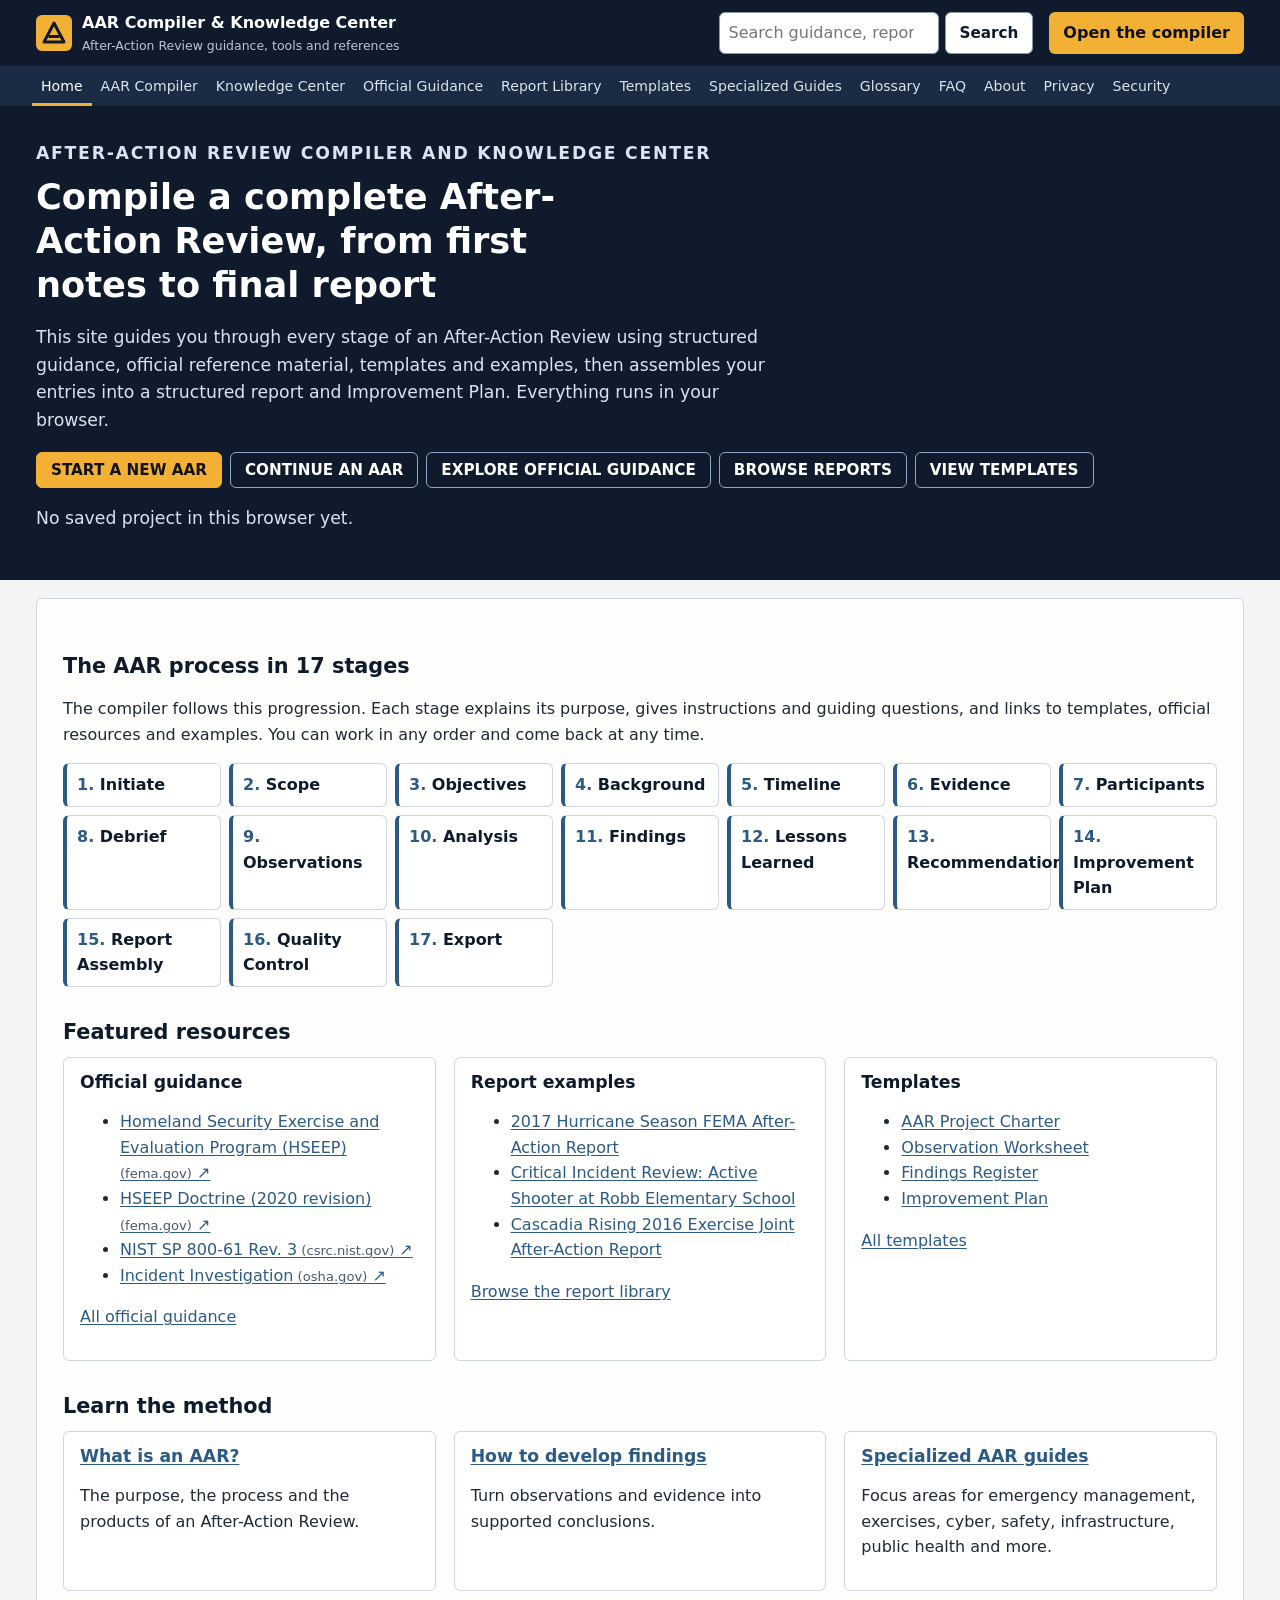
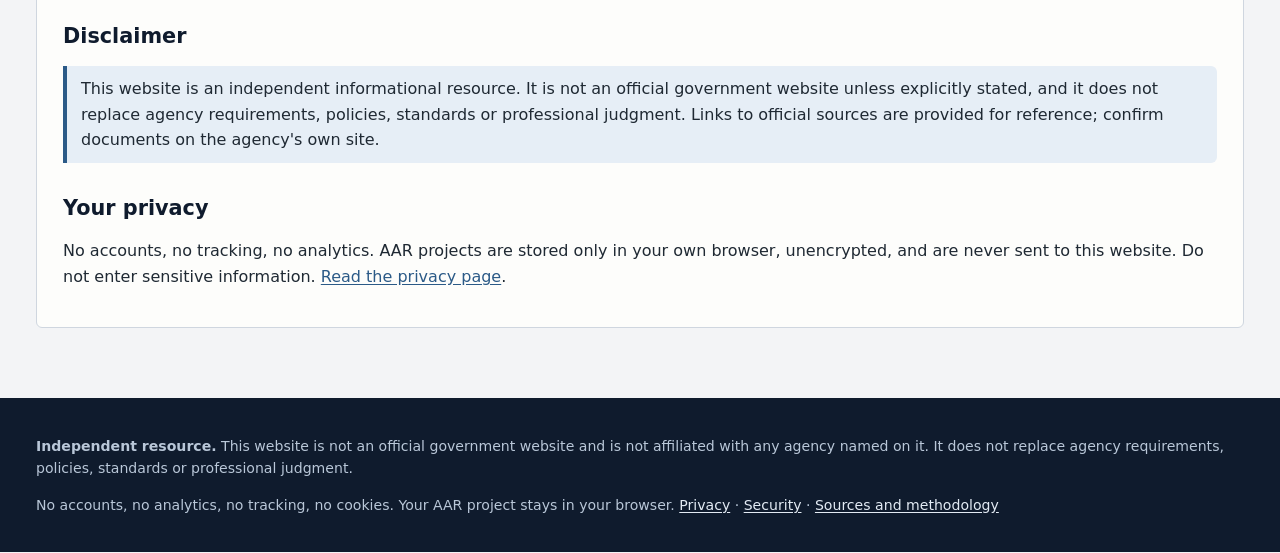
<file: aar-site/index.html>
<!DOCTYPE html>
<html lang="en">
<head>
<meta charset="utf-8">
<meta name="viewport" content="width=device-width, initial-scale=1">
<!-- SECURITY: Neocities cannot send custom HTTP headers, so the Content Security Policy is set here as a meta tag.
     It allows only this site's own scripts and styles, no inline code, no network connections, no frames, and enforces Trusted Types.
     frame-ancestors, HSTS and other header-only protections cannot be set from a meta tag; see security.html. -->
<meta http-equiv="Content-Security-Policy" content="default-src 'none'; script-src 'self'; style-src 'self'; img-src 'self' data:; font-src 'none'; connect-src 'none'; media-src 'none'; object-src 'none'; frame-src 'none'; worker-src 'none'; manifest-src 'none'; base-uri 'none'; form-action 'none'; upgrade-insecure-requests; require-trusted-types-for 'script'; trusted-types 'none'">
<meta name="referrer" content="no-referrer">
<meta name="description" content="Compile a complete After-Action Review step by step, with official guidance, report examples, templates and a report generator. Free, private, runs in your browser.">
<title>AAR Compiler & Knowledge Center | After-Action Review guidance and tools</title>
<link rel="stylesheet" href="css/site.css">
<link rel="icon" href="data:,">
</head>
<body data-page="home">
<a class="skip" href="#main">Skip to main content</a>
<header class="site-header">
  <div class="bar">
    <a class="brand" href="index.html"><svg class="logo" viewBox="0 0 36 36" aria-hidden="true" focusable="false"><rect width="36" height="36" rx="6" fill="#f2b134"/><path d="M8 27 L18 8 L28 27 Z" fill="none" stroke="#0f1b2d" stroke-width="3" stroke-linejoin="round"/><path d="M12.5 21.5 h11" stroke="#0f1b2d" stroke-width="3"/></svg><span>AAR Compiler &amp; Knowledge Center<small>After-Action Review guidance, tools and references</small></span></a>
    <form id="site-search" class="site-search" role="search" action="library.html" method="get">
      <label class="sr-only" for="site-q">Search the site</label>
      <input id="site-q" name="q" type="search" maxlength="100" placeholder="Search guidance, reports, terms…" autocomplete="off">
      <button class="btn alt" type="submit">Search</button>
    </form>
    <a class="btn-compiler" href="compiler.html">Open the compiler</a>
    <button id="menu-btn" type="button" aria-expanded="false" aria-controls="site-nav">Menu</button>
  </div>
  <nav id="site-nav" aria-label="Main"><ul><li><a href="index.html" data-page="home">Home</a></li><li><a href="compiler.html" data-page="compiler">AAR Compiler</a></li><li><a href="library.html#knowledge">Knowledge Center</a></li><li><a href="library.html#guidance">Official Guidance</a></li><li><a href="library.html#reports">Report Library</a></li><li><a href="library.html#templates">Templates</a></li><li><a href="library.html#guides">Specialized Guides</a></li><li><a href="library.html#glossary">Glossary</a></li><li><a href="library.html#faq">FAQ</a></li><li><a href="library.html#about">About</a></li><li><a href="privacy.html" data-page="privacy">Privacy</a></li><li><a href="security.html" data-page="security">Security</a></li></ul></nav>
</header>

<main id="main">
  <section class="hero"><div class="page">
    <p class="kicker">After-Action Review compiler and knowledge center</p>
    <h1>Compile a complete After-Action Review, from first notes to final report</h1>
    <p>This site guides you through every stage of an After-Action Review using structured guidance, official reference material, templates and examples, then assembles your entries into a structured report and Improvement Plan. Everything runs in your browser.</p>
    <div class="toolbar">
      <a class="btn primary" href="compiler.html#s=setup">START A NEW AAR</a>
      <a class="btn alt" href="compiler.html#s=dashboard">CONTINUE AN AAR</a>
      <a class="btn alt" href="library.html#guidance">EXPLORE OFFICIAL GUIDANCE</a>
      <a class="btn alt" href="library.html#reports">BROWSE REPORTS</a>
      <a class="btn alt" href="library.html#templates">VIEW TEMPLATES</a>
    </div>
    <p id="continue-status" role="status"></p>
  </div></section>
  <div class="page">
    <section class="content">
      <h2>The AAR process in 17 stages</h2>
      <p>The compiler follows this progression. Each stage explains its purpose, gives instructions and guiding questions, and links to templates, official resources and examples. You can work in any order and come back at any time.</p>
      <ol class="process"><li><a href="compiler.html#s=setup">Initiate</a></li><li><a href="compiler.html#s=scope">Scope</a></li><li><a href="compiler.html#s=objectives">Objectives</a></li><li><a href="compiler.html#s=overview">Background</a></li><li><a href="compiler.html#s=timeline">Timeline</a></li><li><a href="compiler.html#s=evidence">Evidence</a></li><li><a href="compiler.html#s=participants">Participants</a></li><li><a href="compiler.html#s=interviews">Debrief</a></li><li><a href="compiler.html#s=observations">Observations</a></li><li><a href="compiler.html#s=analysis">Analysis</a></li><li><a href="compiler.html#s=findings">Findings</a></li><li><a href="compiler.html#s=lessons">Lessons Learned</a></li><li><a href="compiler.html#s=recommendations">Recommendations</a></li><li><a href="compiler.html#s=improvement">Improvement Plan</a></li><li><a href="compiler.html#s=report">Report Assembly</a></li><li><a href="compiler.html#s=qc">Quality Control</a></li><li><a href="compiler.html#s=export">Export</a></li></ol>
      <h2>Featured resources</h2>
      <div id="featured" class="two-col"></div>
      <h2>Learn the method</h2>
      <div class="two-col">
        <div class="card"><h3><a href="library.html#knowledge/what-is">What is an AAR?</a></h3><p>The purpose, the process and the products of an After-Action Review.</p></div>
        <div class="card"><h3><a href="library.html#knowledge/findings">How to develop findings</a></h3><p>Turn observations and evidence into supported conclusions.</p></div>
        <div class="card"><h3><a href="library.html#guides">Specialized AAR guides</a></h3><p>Focus areas for emergency management, exercises, cyber, safety, infrastructure, public health and more.</p></div>
      </div>
      <h2>Disclaimer</h2>
      <p class="note-box">This website is an independent informational resource. It is not an official government website unless explicitly stated, and it does not replace agency requirements, policies, standards or professional judgment. Links to official sources are provided for reference; confirm documents on the agency's own site.</p>
      <h2>Your privacy</h2>
      <p>No accounts, no tracking, no analytics. AAR projects are stored only in your own browser, unencrypted, and are never sent to this website. Do not enter sensitive information. <a href="privacy.html">Read the privacy page</a>.</p>
    </section>
  </div>
</main>
<footer class="site-footer"><div class="inner">
  <p><strong>Independent resource.</strong> This website is not an official government website and is not affiliated with any agency named on it. It does not replace agency requirements, policies, standards or professional judgment.</p>
  <p>No accounts, no analytics, no tracking, no cookies. Your AAR project stays in your browser. <a href="privacy.html">Privacy</a> · <a href="security.html">Security</a> · <a href="library.html#about">Sources and methodology</a></p>
</div></footer>
<div id="live" class="sr-only" aria-live="polite"></div>
<div id="print-area"></div>
<noscript><p class="page warning">The compiler, search and library need JavaScript. The privacy and security pages work without it.</p></noscript>
<script src="js/dom.js"></script>
<script src="js/stages.js"></script>
<script src="js/store.js"></script>
<script src="data/resources.js"></script>
<script src="data/reports.js"></script>
<script src="data/templates.js"></script>
<script src="js/nav.js"></script>
</body>
</html>
</file>
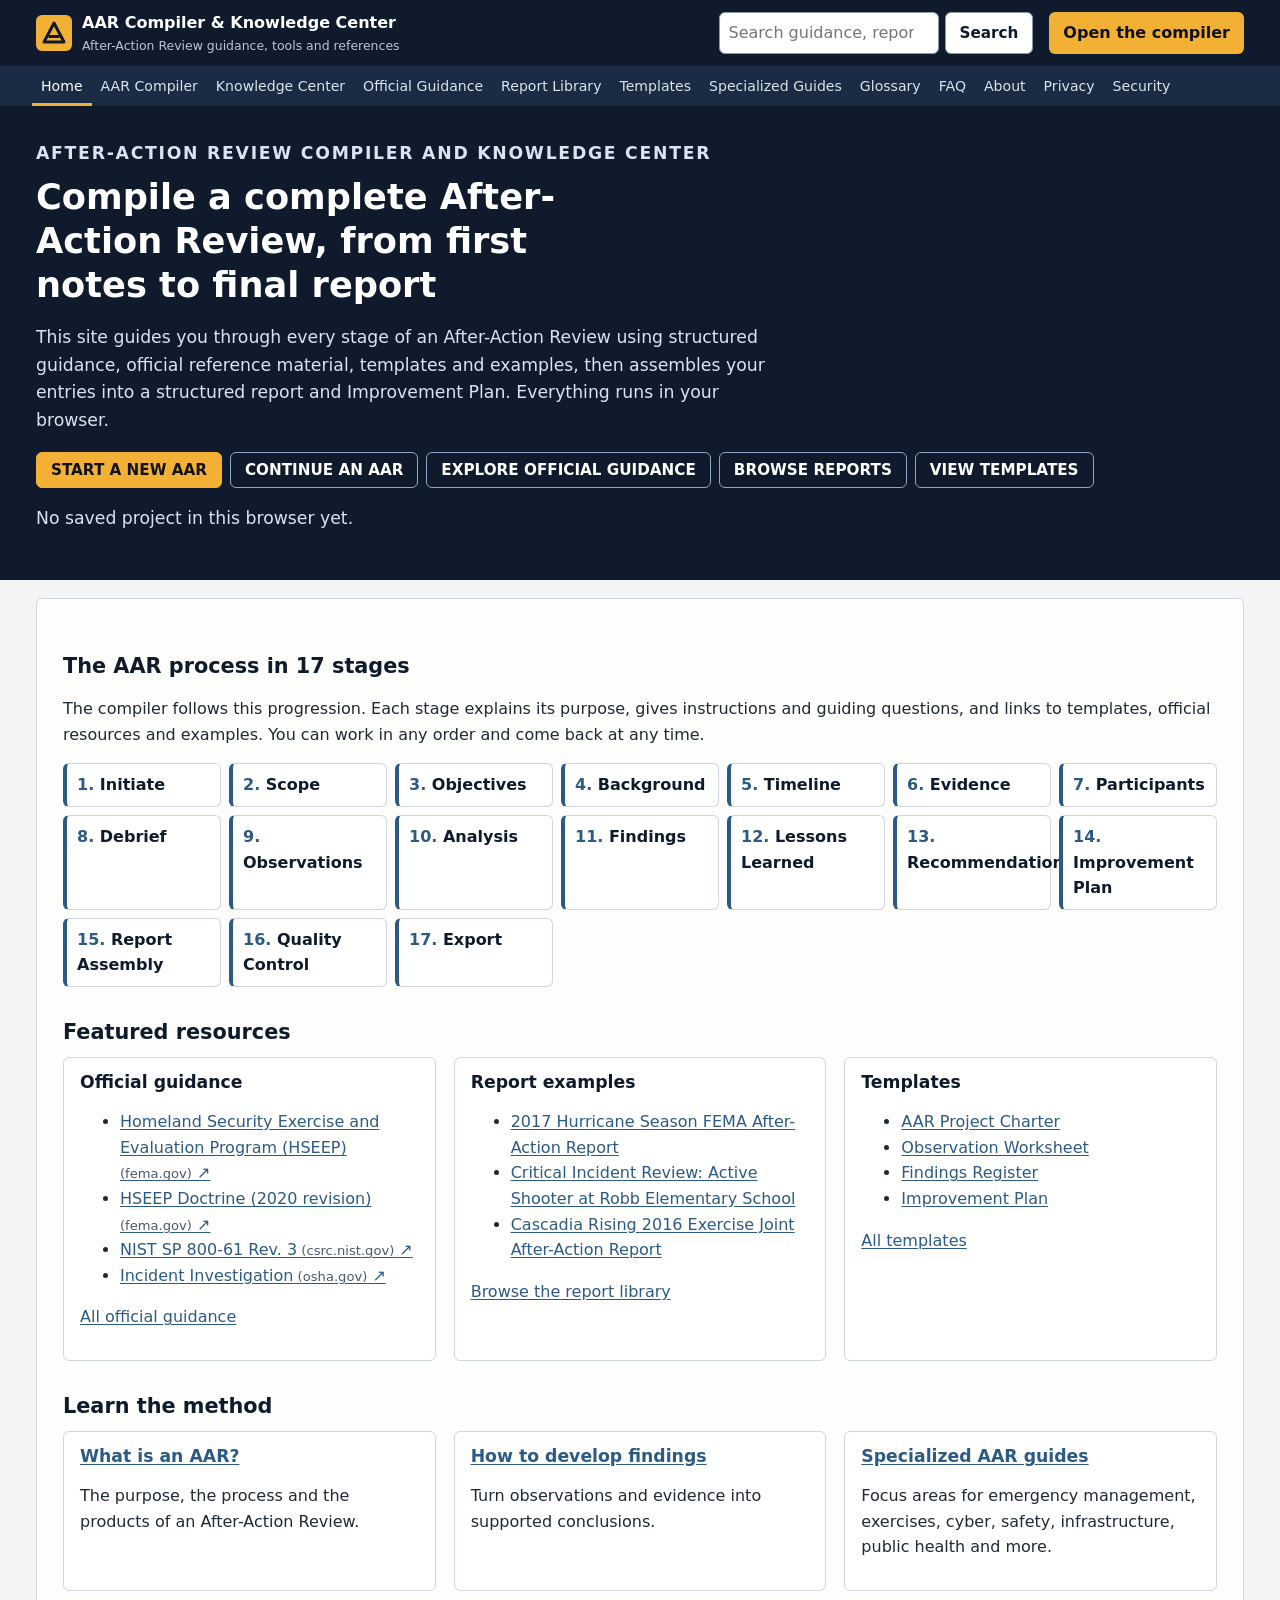
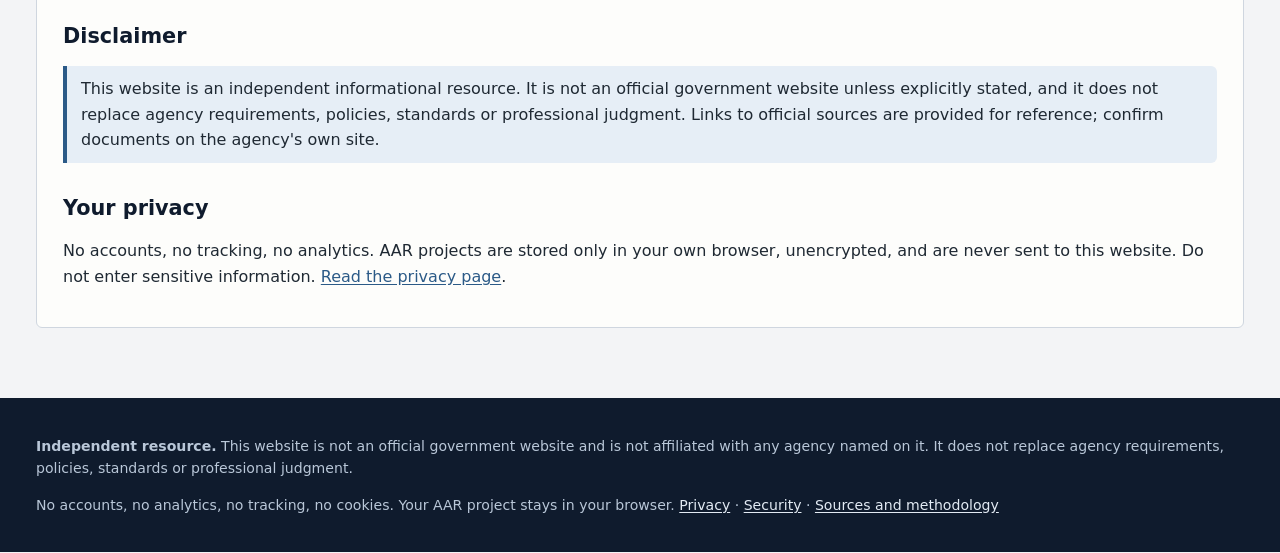
<file: aar-site/single/index.html>
<!DOCTYPE html>
<html lang="en">
<head>
<meta charset="utf-8"> <!-- must stay in the first 1024 bytes: the security fingerprints only match when the page is read as UTF-8 -->
<!-- ════════════════════════════════════════════════════════════════════════════════════════════════
     AAR COMPILER & KNOWLEDGE CENTER  ·  single-file edition
     ════════════════════════════════════════════════════════════════════════════════════════════════

     HOW THIS FILE WORKS
       • The whole website is this one file. Upload it to Neocities as index.html. No other files are needed.
       • All pages are views of this page, chosen by the address: #home, #compiler, #knowledge, #templates, #privacy...
       • Projects are saved only in the visitor's own browser (localStorage key "aarc.v1"). Nothing is uploaded.

     ⚠ BEFORE YOU EDIT
       • The security policy (section 1) allows each <style> and <script> block only by its exact fingerprint (SHA-256 hash).
         Changing even one character inside a block stops that block from running.
       • Edit the multi-file source (css/, js/, data/) and run:  node tools/build_single.mjs
       • Editing the HTML outside <style> and <script> (text, links) is safe.

     COLOR KEY
       🟦 page structure (HTML)    🟩 styles (CSS)       🟥 security
       🟨 core logic               🟪 content data        🟧 interface

     TABLE OF CONTENTS
       🟦 1     Head: security policy and page settings ........................ line    65
       🟩 2     Styles ......................................................... line    82
       🟩 2.1   Tokens ......................................................... line    94
       🟩 2.2   Base ........................................................... line   103
       🟩 2.3   Header and navigation .......................................... line   123
       🟩 2.4   Layout ......................................................... line   155
       🟩 2.5   Components ..................................................... line   169
       🟩 2.6   Compiler ....................................................... line   218
       🟩 2.7   Library ........................................................ line   286
       🟩 2.8   Report and templates ........................................... line   293
       🟩 2.9   Print .......................................................... line   310
       🟩 2.10  Reduced motion ................................................. line   323
       🟩 2.11  Single-page edition: hidden views .............................. line   326
       🟦 3     Page structure: header and menu ................................ line   332
       🟦 4     Views: one is visible at a time ................................ line   352
       🟦 4.1   Home view ...................................................... line   359
       🟦 4.2   Compiler view .................................................. line   397
       🟦 4.3   Library view ................................................... line   406
       🟦 4.4   Privacy view ................................................... line   421
       🟦 4.5   Security view .................................................. line   462
       🟦 4.6   Footer and live region ......................................... line   514
       🟨 5     Scripts (they run in this order) ............................... line   528
       🟥 5.1   Safe DOM helpers and frame guard ............................... line   534
       🟨 5.2   Compiler stages, fields and report presets ..................... line   636
       🟥 5.3   Project storage, backup and strict import validation ........... line  1117
       🟪 5.4   Content: official guidance library ............................. line  1283
       🟪 5.5   Content: completed report archive .............................. line  1412
       🟪 5.6   Content: Knowledge Center articles and analysis frameworks ..... line  1487
       🟪 5.7   Content: glossary and FAQ ...................................... line  1755
       🟪 5.8   Content: templates ............................................. line  1815
       🟪 5.9   Content: specialized AAR guides ................................ line  1932
       🟨 5.10  Quality control, integrity checks and statistics ............... line  2034
       🟨 5.11  Report assembly and exports .................................... line  2160
       🟧 5.12  Router: one view at a time ..................................... line  2398
       🟧 5.13  Header: menu button, site search, home page .................... line  2444
       🟧 5.14  AAR compiler interface ......................................... line  2489
       🟧 5.15  Knowledge Center and library interface ......................... line  3017
       🟥 5.16  Lockdown (must stay last) ...................................... line  3360
     ════════════════════════════════════════════════════════════════════════════════════════════════ -->
<!-- ════════════════════════════════════════════════════════════════════════════════════════════════
     🟦 SECTION 1 · HEAD: SECURITY POLICY AND PAGE SETTINGS
     • Content-Security-Policy (CSP): blocks everything by default. Scripts and styles run only if their SHA-256 hash is listed.
     •   No network connections (connect-src 'none'), no frames, no plugins, no form submission, no <base> tag hijacking.
     •   Trusted Types: any attempt to use innerHTML or similar HTML-string sinks throws an error instead of running.
     • Referrer policy: no-referrer, so external sites never learn which page sent the visitor.
     • NOT POSSIBLE on Neocities (needs real HTTP headers): frame-ancestors, HSTS, X-Content-Type-Options, Permissions-Policy.
     •   The frame guard in section 5.1 is the substitute for frame-ancestors.
     ════════════════════════════════════════════════════════════════════════════════════════════════ -->
<meta name="viewport" content="width=device-width, initial-scale=1">
<meta http-equiv="Content-Security-Policy" content="default-src 'none'; script-src 'sha256-sbfuLBzveG/8oQVLOdAr57sScofU6DPs53u4oQS4qig=' 'sha256-8h5T+7+emgGBG+cYweiHdciRS8vjRQ7ZGgFl15ioUDw=' 'sha256-Qoxz9TfToF6Kf2j7vaVn/lYvNVhD8bMPZIO/YJshsWI=' 'sha256-8bjv25fH+iOIHsM2/xxbKFfDYlM2GsmePDaFvv4weyc=' 'sha256-yQ0ePLVhPnA+PNdGE5TWgSp5z9PqYRyZMcrFD4i7xHs=' 'sha256-20ZaiLYCtPEK/73C85CmsxD+FbRwewI9NeNdZy8qomQ=' 'sha256-26a4k1DBHpCAGbcRcDJA8AT7WEu9CRlv461JO/+Tmc4=' 'sha256-FMgAHG7QmvHuS+OiQhpYGzDVS6h+XY53qlTdc6GCkuU=' 'sha256-1GF29fBXAx2GkMbZfbzln5KO9heMOZmukwvw+I4M8EA=' 'sha256-nxz3G78ky0uyCSpPKMC8O4It9VTheMyVFgpu1jsi/U4=' 'sha256-UQd6x1QAwEQiha06Tq4lZJRGIgZ+V1PvhPaJjgIxdfM=' 'sha256-zQD0EFLkob6fypawXNDNrzh6HQXDdYfWYW8gl1Wi8qs=' 'sha256-mRSy1t/qE6Df3YaRl4AfMq5/N1ivXhZABmBAwo3T/nk=' 'sha256-7RjR8Vl+TteqQidtCybrD4Ntyh4gRK94czGduUXnnqk=' 'sha256-4olBHGeo9koVQ+x5wCFs/FzHLrNLj7LfeDw9cu7s8a0=' 'sha256-RbMLLRUILntNs1FH7xUaoBY4/vq6Chn6XXur0iAN6x4='; style-src 'sha256-rqxtjlgII9IcxEJKI1eEhDmCnTEEzBQ03jZFcfajwdw='; img-src 'self' data:; font-src 'none'; connect-src 'none'; media-src 'none'; object-src 'none'; frame-src 'none'; child-src 'none'; worker-src 'none'; manifest-src 'none'; base-uri 'none'; form-action 'none'; upgrade-insecure-requests; require-trusted-types-for 'script'; trusted-types 'none'">
<meta name="referrer" content="no-referrer">
<meta name="format-detection" content="telephone=no">
<meta name="description" content="Compile a complete After-Action Review step by step, with official guidance, report examples, templates and a report generator. Free, private, runs in your browser.">
<title>AAR Compiler & Knowledge Center</title>
<link rel="icon" href="data:,">
<style>
/* ════════════════════════════════════════════════════════════════════════════════════════════════
   🟩 SECTION 2 · STYLES   (source: css/site.css)
   ────────────────────────────────────────────────────────────────────────────────────────────────
   • One stylesheet. Its own numbered parts are listed in the table of contents (2.1 to 2.10).
   • System fonts only, no external requests. Status is never shown by color alone.
   • Editing anything inside this <style> changes its fingerprint: re-run tools/build_single.mjs so the security policy matches.
   ════════════════════════════════════════════════════════════════════════════════════════════════ */
/* AAR Compiler & Knowledge Center — css/site.css
   One stylesheet for every page. Order: 1 tokens, 2 base, 3 header and navigation, 4 layout, 5 components,
   6 compiler, 7 library, 8 report and templates, 9 print, 10 reduced motion.
   No external fonts or images: system fonts only, so the site works offline and makes no third-party requests.
   Status is never shown by color alone: every badge and check carries text or a symbol. */

/* ──────────────────── 🟩 SECTION 2.1 · Tokens ──────────────────── */
:root {
  --navy: #0f1b2d; --navy-2: #1b2b44; --charcoal: #1f2933; --ink: #1f2933; --muted: #4a5868;
  --bg: #f3f4f6; --panel: #fdfdfb; --line: #cfd6df; --accent: #2b5a87; --accent-2: #1f4468; --accent-soft: #e6eef6;
  --ok: #1d6b3a; --ok-soft: #e4f2e9; --warn: #8a5a00; --warn-soft: #fff5dc; --bad: #a3262a; --bad-soft: #fbe9e9;
  --focus: #f2b134; --radius: 6px; --sans: system-ui, -apple-system, "Segoe UI", Roboto, Arial, sans-serif; --serif: Georgia, "Times New Roman", serif;
}
html.framed body { display: none !important; }

/* ──────────────────── 🟩 SECTION 2.2 · Base ──────────────────── */
*, *::before, *::after { box-sizing: border-box; }
html { -webkit-text-size-adjust: 100%; }
body { margin: 0; background: var(--bg); color: var(--ink); font: 16px/1.6 var(--sans); }
h1, h2, h3, h4 { line-height: 1.25; color: var(--navy); }
h1 { font-size: 1.9rem; margin: .2em 0 .4em; }
h2 { font-size: 1.3rem; margin: 1.6em 0 .5em; }
h3 { font-size: 1.08rem; margin: 1.2em 0 .4em; }
a { color: var(--accent); text-underline-offset: 2px; }
a:hover { color: var(--accent-2); text-decoration-thickness: 2px; }
:focus-visible { outline: 3px solid var(--focus); outline-offset: 2px; }
img { max-width: 100%; }
.sr-only { position: absolute; width: 1px; height: 1px; overflow: hidden; clip: rect(0 0 0 0); white-space: nowrap; }
.skip { position: absolute; left: -9999px; top: 8px; z-index: 100; background: var(--focus); color: #111; padding: 8px 12px; font-weight: 700; }
.skip:focus { left: 8px; }
.muted { color: var(--muted); }
.lead { font-size: 1.1rem; color: var(--charcoal); max-width: 70ch; }
.kicker { text-transform: uppercase; letter-spacing: .1em; font-size: .78rem; font-weight: 700; color: var(--muted); margin: 0; }
code { background: var(--accent-soft); padding: 0 4px; border-radius: 3px; }

/* ──────────────────── 🟩 SECTION 2.3 · Header and navigation ──────────────────── */
.site-header { background: var(--navy); color: #fff; }
.site-header .bar { max-width: 1240px; margin: 0 auto; padding: 10px 16px; display: flex; align-items: center; gap: 16px; flex-wrap: wrap; }
.brand { display: flex; align-items: center; gap: 10px; color: #fff; text-decoration: none; font-weight: 700; }
.brand:hover { color: #fff; }
.logo { width: 36px; height: 36px; flex: none; }
.brand small { display: block; font-weight: 400; color: #b9c7d8; font-size: .78rem; }
.site-search { margin-left: auto; display: flex; gap: 6px; }
.site-search input { width: 220px; padding: 7px 10px; border-radius: var(--radius); border: 1px solid #5b6f88; background: #fff; color: var(--ink); font: inherit; }
.btn-compiler { background: var(--focus); color: #111; font-weight: 700; padding: 8px 14px; border-radius: var(--radius); text-decoration: none; }
.btn-compiler:hover { color: #111; background: #ffc95a; }
#menu-btn { display: none; background: transparent; color: #fff; border: 1px solid #5b6f88; border-radius: var(--radius); padding: 6px 12px; font: inherit; cursor: pointer; }
#site-nav { background: var(--navy-2); }
#site-nav ul { list-style: none; margin: 0 auto; padding: 0 12px; max-width: 1240px; display: flex; flex-wrap: wrap; }
#site-nav a { display: block; padding: 9px 9px; color: #dbe4ee; text-decoration: none; font-size: .88rem; }
#site-nav a:hover { background: #24395a; color: #fff; text-decoration: underline; }
#site-nav a[aria-current="page"] { color: #fff; box-shadow: inset 0 -3px var(--focus); }
@media (max-width: 860px) {
  #menu-btn { display: inline-block; }
  .site-search { order: 3; width: 100%; margin-left: 0; }
  .site-search input { flex: 1; width: auto; }
  #site-nav { display: none; }
  #site-nav.open { display: block; }
  #site-nav ul { flex-direction: column; }
  #site-nav a { padding: 12px; border-bottom: 1px solid #2c4366; }
}
.breadcrumb ol { list-style: none; padding: 0; margin: 0 0 8px; display: flex; flex-wrap: wrap; gap: 4px; font-size: .88rem; color: var(--muted); }
.breadcrumb li + li::before { content: "›"; margin-right: 4px; }
.site-footer { background: var(--navy); color: #b9c7d8; font-size: .88rem; margin-top: 40px; }
.site-footer .inner { max-width: 1240px; margin: 0 auto; padding: 22px 16px; }
.site-footer a { color: #e3ebf4; }

/* ──────────────────── 🟩 SECTION 2.4 · Layout ──────────────────── */
.page { max-width: 1240px; margin: 0 auto; padding: 18px 16px 30px; }
.with-side { display: grid; grid-template-columns: 250px minmax(0, 1fr); gap: 24px; align-items: start; }
@media (max-width: 900px) { .with-side { grid-template-columns: 1fr; } }
.side { position: sticky; top: 8px; background: var(--panel); border: 1px solid var(--line); border-radius: var(--radius); padding: 12px; max-height: calc(100vh - 16px); overflow: auto; }
@media (max-width: 900px) { .side { position: static; max-height: none; } }
.side ul, .side ol { list-style: none; margin: 0; padding: 0; }
.side a { display: block; padding: 6px 8px; border-radius: 4px; text-decoration: none; color: var(--ink); }
.side a:hover { background: var(--accent-soft); }
.side a[aria-current] { background: var(--navy); color: #fff; }
.content { background: var(--panel); border: 1px solid var(--line); border-radius: var(--radius); padding: 22px 26px; min-width: 0; }
@media (max-width: 600px) { .content { padding: 16px 14px; } }
.two-col { display: grid; grid-template-columns: repeat(auto-fit, minmax(260px, 1fr)); gap: 18px; }

/* ──────────────────── 🟩 SECTION 2.5 · Components ──────────────────── */
.btn { display: inline-block; background: var(--accent); color: #fff; border: 1px solid var(--accent); border-radius: var(--radius); padding: 8px 14px; font: 600 .95rem var(--sans); cursor: pointer; text-decoration: none; }
.btn:hover { background: var(--accent-2); border-color: var(--accent-2); color: #fff; }
.btn.alt { background: #fff; color: var(--navy); border-color: #8a99ab; }
.btn.alt:hover { background: var(--navy); color: #fff; border-color: var(--navy); }
.btn.danger { background: #fff; color: var(--bad); border-color: var(--bad); }
.btn.danger:hover { background: var(--bad); color: #fff; }
.btn[disabled] { opacity: .55; cursor: not-allowed; }
.toolbar { display: flex; flex-wrap: wrap; gap: 8px; margin: 12px 0; }
.panel { background: #fff; border: 1px solid var(--line); border-radius: var(--radius); padding: 8px 14px; margin: 10px 0; }
.panel > summary, details > summary { cursor: pointer; font-weight: 600; padding: 4px 0; }
.subpanel { border-top: 1px solid var(--line); padding: 6px 0; }
.note-box { background: var(--accent-soft); border-left: 4px solid var(--accent); padding: 10px 14px; border-radius: 0 var(--radius) var(--radius) 0; }
.warning { background: var(--warn-soft); border-left: 4px solid var(--warn); padding: 10px 14px; border-radius: 0 var(--radius) var(--radius) 0; margin: 12px 0; }
.error { color: var(--bad); font-weight: 600; }
.badge { display: inline-block; font-size: .76rem; font-weight: 700; border: 1px solid #8a99ab; color: var(--navy); background: #fff; border-radius: 99px; padding: 1px 8px; margin: 2px 4px 2px 0; }
.b-ok { border-color: var(--ok); color: var(--ok); background: var(--ok-soft); }
.b-todo, .b-unverified { border-color: var(--warn); color: var(--warn); background: var(--warn-soft); }
.b-neutral { border-color: #8a99ab; }
.cards { list-style: none; padding: 0; margin: 0; display: grid; grid-template-columns: repeat(auto-fill, minmax(280px, 1fr)); gap: 14px; }
.card { background: #fff; border: 1px solid var(--line); border-radius: var(--radius); padding: 14px 16px; }
.card h3 { margin-top: 0; }
.meta { font-size: .87rem; color: var(--muted); }
.kpis { list-style: none; padding: 0; display: flex; flex-wrap: wrap; gap: 10px; }
.kpis li { background: #fff; border: 1px solid var(--line); border-radius: var(--radius); padding: 8px 14px; min-width: 130px; }
.kpi { display: block; font-size: 1.6rem; font-weight: 700; color: var(--navy); }
table { border-collapse: collapse; width: 100%; }
th, td { text-align: left; vertical-align: top; padding: 6px 8px; border-bottom: 1px solid var(--line); }
.r-tablewrap { overflow-x: auto; }
dl.r-kv { display: grid; grid-template-columns: minmax(120px, max-content) 1fr; gap: 4px 16px; }
dl.r-kv dt { font-weight: 700; }
dl.r-kv dd { margin: 0; overflow-wrap: anywhere; }
@media (max-width: 600px) { dl.r-kv { grid-template-columns: 1fr; } dl.r-kv dd { margin-bottom: 8px; } }
.example { background: #f7f8fa; border: 1px dashed #9aa7b6; border-radius: var(--radius); padding: 6px 12px; }
.ext-host { font-size: .82em; color: var(--muted); }
.ext::after { content: " ↗"; }
.process { list-style: none; padding: 0; counter-reset: step; display: grid; grid-template-columns: repeat(auto-fill, minmax(150px, 1fr)); gap: 8px; }
.process li { counter-increment: step; background: #fff; border: 1px solid var(--line); border-left: 4px solid var(--accent); border-radius: var(--radius); padding: 8px 10px; }
.process li::before { content: counter(step) ". "; font-weight: 700; color: var(--accent); }
.process a { text-decoration: none; color: var(--navy); font-weight: 600; }
.hero { background: var(--navy); color: #fff; padding: 34px 0 30px; }
.hero .page { padding-top: 0; padding-bottom: 0; }
.hero h1 { color: #fff; font-size: 2.2rem; max-width: 22ch; }
.hero p { color: #dbe4ee; max-width: 68ch; font-size: 1.08rem; }
.hero .btn.alt { background: transparent; color: #fff; border-color: #8fa6c4; }
.hero .btn.alt:hover { background: #fff; color: var(--navy); }
.hero .btn.primary { background: var(--focus); color: #111; border-color: var(--focus); }
.hero .btn.primary:hover { background: #ffc95a; }

/* ──────────────────── 🟩 SECTION 2.6 · Compiler ──────────────────── */
.nav-h { font-size: .95rem; margin: 0 0 6px; }
.nav-progress { font-size: .85rem; margin: 0 0 8px; }
.nav-progress progress, .progress-row progress { width: 100%; height: 10px; }
.stage-toggle > summary { font-size: .86rem; color: var(--muted); font-weight: 600; margin-bottom: 4px; }
.stage-list a { display: grid; grid-template-columns: 26px 1fr 20px; align-items: center; gap: 4px; font-size: .93rem; }
.st-num { font-weight: 700; color: var(--muted); text-align: right; padding-right: 4px; }
.side a[aria-current] .st-num { color: #fff; }
.st-done .st-state { color: var(--ok); }
.side a[aria-current] .st-state { color: #fff; }
.stage-head { border-bottom: 1px solid var(--line); margin-bottom: 14px; }
.purpose { max-width: 75ch; }
.progress-row { display: flex; align-items: center; gap: 10px; font-size: .88rem; color: var(--muted); margin: 6px 0 12px; }
.progress-row progress { max-width: 300px; }
fieldset.group { border: 1px solid var(--line); border-radius: var(--radius); padding: 10px 16px 14px; margin: 14px 0; background: #fff; }
legend { font-weight: 700; color: var(--navy); padding: 0 6px; }
.grid { display: grid; grid-template-columns: repeat(auto-fit, minmax(240px, 1fr)); gap: 12px 18px; }
.field { display: flex; flex-direction: column; gap: 3px; min-width: 0; }
.field.wide { grid-column: 1 / -1; }
.field label, .field > legend { font-weight: 600; font-size: .92rem; }
.req { color: var(--bad); font-weight: 600; font-size: .85em; }
.hint { font-size: .84rem; color: var(--muted); font-weight: 400; }
.warn-text { color: var(--warn); }
.err { color: var(--bad); font-size: .86rem; font-weight: 600; min-height: 0; }
input[type=text], input[type=search], input[type=url], input[type=date], input[type=time], select, textarea {
  font: inherit; color: var(--ink); background: #fff; border: 1px solid #8a99ab; border-radius: var(--radius); padding: 7px 9px; width: 100%; }
textarea { resize: vertical; }
[aria-invalid="true"] { border-color: var(--bad); box-shadow: 0 0 0 2px var(--bad-soft); }
fieldset.refs { border: 1px solid var(--line); border-radius: var(--radius); padding: 6px 10px; margin: 0; }
.checks { display: flex; flex-direction: column; gap: 2px; max-height: 190px; overflow: auto; }
.checks.cols { max-height: none; display: grid; grid-template-columns: repeat(auto-fill, minmax(240px, 1fr)); }
label.check { display: flex; align-items: flex-start; gap: 6px; font-weight: 400; padding: 3px 0; }
label.check input { margin-top: 5px; flex: none; width: 16px; height: 16px; }
label.check.big { font-weight: 600; font-size: 1.02rem; margin: 12px 0; }
label.check.inline { display: inline-flex; }
.filters { display: grid; grid-template-columns: repeat(auto-fit, minmax(180px, 1fr)); gap: 10px; background: #f6f7f9; border: 1px solid var(--line); border-radius: var(--radius); padding: 10px 12px; margin: 10px 0; }
details.record { background: #fff; border: 1px solid var(--line); border-left: 4px solid var(--accent); border-radius: var(--radius); margin: 8px 0; padding: 6px 14px; }
details.record[open] { padding-bottom: 14px; }
details.record > summary { display: flex; flex-wrap: wrap; gap: 6px; align-items: baseline; }
.rec-id { font-family: ui-monospace, Consolas, monospace; font-weight: 700; color: var(--accent-2); }
.rec-title { font-weight: 600; }
.rec-actions { margin-top: 12px; }
.h-small { font-size: 1rem; margin: 8px 0 4px; }
.trace { background: #f6f7f9; border: 1px solid var(--line); border-radius: var(--radius); padding: 6px 14px; margin-top: 12px; grid-column: 1 / -1; }
.chain { padding-left: 18px; margin: 4px 0; }
.chain li { margin: 2px 0; }
.chain li::marker { content: "↓ "; color: var(--accent); }
.concepts th[scope=row] { white-space: nowrap; }
.focus-area h3 { margin: 10px 0 2px; font-size: 1rem; }
.refs-box { border-top: 2px solid var(--line); margin-top: 26px; padding-top: 6px; }
.refs-box h2 { font-size: 1.02rem; }
.pager { display: flex; justify-content: space-between; gap: 10px; flex-wrap: wrap; border-top: 1px solid var(--line); margin-top: 22px; padding-top: 14px; }
.save-status { font-size: .86rem; color: var(--muted); }
.save-status.bad { color: var(--bad); font-weight: 600; }
.privacy-gate { border: 2px solid var(--warn); border-radius: var(--radius); padding: 6px 18px 12px; background: #fffdf6; }
.stat-grid { display: grid; grid-template-columns: repeat(auto-fit, minmax(220px, 1fr)); gap: 14px; }
table.stat caption { text-align: left; font-weight: 700; color: var(--navy); padding: 4px 0; }
.qc-list { list-style: none; padding: 0; }
.qc-list li { padding: 6px 8px; border-bottom: 1px solid var(--line); }
.qc-mark { display: inline-block; width: 1.4em; font-weight: 700; }
.qc-list li.ok .qc-mark { color: var(--ok); }
.qc-list li.todo .qc-mark { color: var(--bad); }
.qc-detail { color: var(--muted); font-size: .9rem; }
.export-group { border-top: 1px solid var(--line); margin-top: 12px; }
.danger-zone h2 { color: var(--bad); }
.preview { border: 1px solid var(--line); background: #fff; padding: 18px 22px; max-height: 70vh; overflow: auto; }
.ip-dash { background: #f6f7f9; border: 1px solid var(--line); border-radius: var(--radius); padding: 4px 16px 10px; margin-bottom: 18px; }

/* ──────────────────── 🟩 SECTION 2.7 · Library ──────────────────── */
.results { list-style: none; padding: 0; }
.results li { border-bottom: 1px solid var(--line); padding: 10px 0; }
.snippet { margin: 4px 0 0; color: var(--muted); font-size: .92rem; }
.term { border-bottom: 1px solid var(--line); padding-bottom: 6px; }
.checklist-static { list-style: none; padding-left: 0; }

/* ──────────────────── 🟩 SECTION 2.8 · Report and templates ──────────────────── */
.report { font-family: var(--serif); color: #111; }
.report h1, .report h2, .report h3, .report h4 { font-family: var(--sans); }
.report h2 { border-bottom: 2px solid var(--navy); padding-bottom: 3px; }
.r-cover { border-bottom: 6px solid var(--navy); margin-bottom: 10px; }
.r-kicker { font: 700 .75rem var(--sans); letter-spacing: .14em; text-transform: uppercase; color: var(--muted); margin: 0; }
.r-p { white-space: pre-wrap; }
.r-note { font-style: italic; color: var(--muted); }
.r-foot { font-size: .8rem; color: var(--muted); border-top: 1px solid var(--line); padding-top: 8px; margin-top: 26px; }
hr.r-break { border: 0; border-top: 1px dashed var(--line); margin: 20px 0; }
.report table th, .report table td { border: 1px solid #bbb; font-size: .86rem; }
.report table th { background: #eef1f5; }
.prompts li { margin: 10px 0; }
.blank { display: block; border-bottom: 1px solid #888; height: 26px; }
.blank-table td { height: 30px; border: 1px solid #999; }
#print-area { display: none; }

/* ──────────────────── 🟩 SECTION 2.9 · Print ──────────────────── */
@media print {
  body { background: #fff; }
  .site-header, #site-nav, .site-footer, .side, .pager, .toolbar, .skip, .refs-box, .filters, .stage-body .warning { display: none !important; }
  .content { border: 0; padding: 0; }
  body.printing > *:not(#print-area) { display: none !important; }
  body.printing #print-area { display: block !important; }
  .report h2, .report h3, .report h4 { page-break-after: avoid; }
  .report tr { page-break-inside: avoid; }
  hr.r-break { page-break-after: always; border: 0; }
  a.ext::after { content: " (" attr(href) ")"; font-size: .8em; }
}

/* ──────────────────── 🟩 SECTION 2.10 · Reduced motion: the site uses no animation; keep it that way for people who ask for less motion. ──────────────────── */
@media (prefers-reduced-motion: reduce) { * { animation: none !important; transition: none !important; scroll-behavior: auto !important; } }

/* 🟩 SECTION 2.11 · Single-page edition: hidden views must stay hidden even when a view class sets display. */
[hidden] { display: none !important; }
</style>
</head>
<body>
<!-- ════════════════════════════════════════════════════════════════════════════════════════════════
     🟦 SECTION 3 · PAGE STRUCTURE: HEADER AND MENU
     • Skip link, logo, site search (runs in the browser; the form never submits anywhere), compiler button and the main menu.
     • Menu links are hash links (#compiler, #knowledge...). data-view marks which view each link belongs to.
     ════════════════════════════════════════════════════════════════════════════════════════════════ -->
<a class="skip" href="#main">Skip to main content</a>
<header class="site-header">
  <div class="bar">
    <a class="brand" href="#home"><svg class="logo" viewBox="0 0 36 36" aria-hidden="true" focusable="false"><rect width="36" height="36" rx="6" fill="#f2b134"/><path d="M8 27 L18 8 L28 27 Z" fill="none" stroke="#0f1b2d" stroke-width="3" stroke-linejoin="round"/><path d="M12.5 21.5 h11" stroke="#0f1b2d" stroke-width="3"/></svg><span>AAR Compiler &amp; Knowledge Center<small>After-Action Review guidance, tools and references</small></span></a>
    <form id="site-search" class="site-search" role="search">
      <label class="sr-only" for="site-q">Search the site</label>
      <input id="site-q" name="q" type="search" maxlength="100" placeholder="Search guidance, reports, terms…" autocomplete="off">
      <button class="btn alt" type="submit">Search</button>
    </form>
    <a class="btn-compiler" href="#compiler">Open the compiler</a>
    <button id="menu-btn" type="button" aria-expanded="false" aria-controls="site-nav">Menu</button>
  </div>
  <nav id="site-nav" aria-label="Main"><ul><li><a href="#home" data-view="home">Home</a></li><li><a href="#compiler" data-view="compiler">AAR Compiler</a></li><li><a href="#knowledge">Knowledge Center</a></li><li><a href="#guidance">Official Guidance</a></li><li><a href="#reports">Report Library</a></li><li><a href="#templates">Templates</a></li><li><a href="#guides">Specialized Guides</a></li><li><a href="#glossary">Glossary</a></li><li><a href="#faq">FAQ</a></li><li><a href="#about">About</a></li><li><a href="#privacy" data-view="privacy">Privacy</a></li><li><a href="#security" data-view="security">Security</a></li></ul></nav>
</header>

<!-- ════════════════════════════════════════════════════════════════════════════════════════════════
     🟦 SECTION 4 · VIEWS: ONE IS VISIBLE AT A TIME
     • Each view is a <div id="v-...">. The router (section 5.12) shows one and hides the rest with the hidden attribute.
     • The compiler (5.14) draws into #stage and #stagenav; the library (5.15) draws into #lib.
     ════════════════════════════════════════════════════════════════════════════════════════════════ -->
<main id="main">

<!-- ════════════════════════════════════════════════════════════════════════════════════════════════
     🟦 SECTION 4.1 · HOME VIEW   (#HOME)
     ════════════════════════════════════════════════════════════════════════════════════════════════ -->
<div id="v-home">
  <section class="hero"><div class="page">
    <p class="kicker">After-Action Review compiler and knowledge center</p>
    <h1>Compile a complete After-Action Review, from first notes to final report</h1>
    <p>This site guides you through every stage of an After-Action Review using structured guidance, official reference material, templates and examples, then assembles your entries into a structured report and Improvement Plan. Everything runs in your browser.</p>
    <div class="toolbar">
      <a class="btn primary" href="#s=setup">START A NEW AAR</a>
      <a class="btn alt" href="#s=dashboard">CONTINUE AN AAR</a>
      <a class="btn alt" href="#guidance">EXPLORE OFFICIAL GUIDANCE</a>
      <a class="btn alt" href="#reports">BROWSE REPORTS</a>
      <a class="btn alt" href="#templates">VIEW TEMPLATES</a>
    </div>
    <p id="continue-status" role="status"></p>
  </div></section>
  <div class="page">
    <section class="content">
      <h2>The AAR process in 17 stages</h2>
      <p>The compiler follows this progression. Each stage explains its purpose, gives instructions and guiding questions, and links to templates, official resources and examples. You can work in any order and come back at any time.</p>
      <ol class="process"><li><a href="#s=setup">Initiate</a></li><li><a href="#s=scope">Scope</a></li><li><a href="#s=objectives">Objectives</a></li><li><a href="#s=overview">Background</a></li><li><a href="#s=timeline">Timeline</a></li><li><a href="#s=evidence">Evidence</a></li><li><a href="#s=participants">Participants</a></li><li><a href="#s=interviews">Debrief</a></li><li><a href="#s=observations">Observations</a></li><li><a href="#s=analysis">Analysis</a></li><li><a href="#s=findings">Findings</a></li><li><a href="#s=lessons">Lessons Learned</a></li><li><a href="#s=recommendations">Recommendations</a></li><li><a href="#s=improvement">Improvement Plan</a></li><li><a href="#s=report">Report Assembly</a></li><li><a href="#s=qc">Quality Control</a></li><li><a href="#s=export">Export</a></li></ol>
      <h2>Featured resources</h2>
      <div id="featured" class="two-col"></div>
      <h2>Learn the method</h2>
      <div class="two-col">
        <div class="card"><h3><a href="#knowledge/what-is">What is an AAR?</a></h3><p>The purpose, the process and the products of an After-Action Review.</p></div>
        <div class="card"><h3><a href="#knowledge/findings">How to develop findings</a></h3><p>Turn observations and evidence into supported conclusions.</p></div>
        <div class="card"><h3><a href="#guides">Specialized AAR guides</a></h3><p>Focus areas for emergency management, exercises, cyber, safety, infrastructure, public health and more.</p></div>
      </div>
      <h2>Disclaimer</h2>
      <p class="note-box">This website is an independent informational resource. It is not an official government website unless explicitly stated, and it does not replace agency requirements, policies, standards or professional judgment. Links to official sources are provided for reference; confirm documents on the agency's own site.</p>
      <h2>Your privacy</h2>
      <p>No accounts, no tracking, no analytics. AAR projects are stored only in your own browser, unencrypted, and are never sent to this website. Do not enter sensitive information. <a href="#privacy">Read the privacy page</a>.</p>
    </section>
  </div>
</div>

<!-- ════════════════════════════════════════════════════════════════════════════════════════════════
     🟦 SECTION 4.2 · COMPILER VIEW   (#COMPILER, #S=<STAGE>)
     • Filled in by section 5.14.
     ════════════════════════════════════════════════════════════════════════════════════════════════ -->
<div id="v-compiler" class="page with-side" hidden>
  <nav id="stagenav" class="side" aria-label="AAR compiler stages"></nav>
  <div class="content"><div id="stage"><p>Loading the compiler…</p></div></div>
</div>

<!-- ════════════════════════════════════════════════════════════════════════════════════════════════
     🟦 SECTION 4.3 · LIBRARY VIEW   (#KNOWLEDGE #GUIDANCE #REPORTS #TEMPLATES #GUIDES #GLOSSARY #SEARCH #FAQ #ABOUT)
     • Filled in by section 5.15.
     ════════════════════════════════════════════════════════════════════════════════════════════════ -->
<div id="v-library" class="page with-side" hidden>
  <nav id="libnav" class="side" aria-label="Library sections">
  <ul>
    <li><a href="#knowledge">Knowledge Center</a></li><li><a href="#guidance">Official Guidance</a></li><li><a href="#reports">Report Library</a></li>
    <li><a href="#templates">Templates</a></li><li><a href="#guides">Specialized Guides</a></li><li><a href="#glossary">Glossary</a></li>
    <li><a href="#search">Search</a></li><li><a href="#faq">FAQ</a></li><li><a href="#about">About, sources and methodology</a></li>
    <li><a href="#compiler">Open the AAR Compiler</a></li></ul>
  </nav>
  <div class="content"><div id="lib"><p>Loading…</p></div></div>
</div>

<!-- ════════════════════════════════════════════════════════════════════════════════════════════════
     🟦 SECTION 4.4 · PRIVACY VIEW   (#PRIVACY)
     • Static text. Keep it accurate if the site's behaviour ever changes.
     ════════════════════════════════════════════════════════════════════════════════════════════════ -->
<div id="v-privacy" class="page" hidden><div class="content">
  <nav class="breadcrumb" aria-label="Breadcrumb"><ol><li><a href="#home">Home</a></li><li aria-current="page">Privacy</li></ol></nav>
  <h1>Privacy</h1>
  <p class="lead">Short version: this site does not collect your AAR project. It stays in your browser, unencrypted, until you delete it or clear your browser data.</p>
  <div class="warning" role="note"><strong>Do not enter sensitive information.</strong> Do not enter classified, restricted, confidential, privileged, sensitive personal, protected health, or otherwise sensitive information. This tool is intended for general, non-sensitive AAR compilation. Your project data is stored locally in your browser and is not encrypted by this website.</div>
  <h2>What this site is</h2>
  <ul>
  <li>A static website: a set of fixed files (HTML, CSS, JavaScript) served by the hosting provider, Neocities. There is no application server and no database behind it.</li>
  <li>There are no user accounts, logins or passwords.</li>
  </ul>
  <h2>What happens to your AAR project</h2>
  <ul>
  <li>The compiler stores your project in your browser's <strong>localStorage</strong> under one key named <code>aarc.v1</code>. It is never sent to this website or to anyone else.</li>
  <li>LocalStorage is <strong>not encrypted</strong>. Anyone who can use your browser profile can read it, and browser extensions with broad permissions may be able to as well.</li>
  <li>Your project can be lost if you clear browser data, use private browsing, or switch browsers or devices. <strong>Download regular JSON backups</strong> from Stage 17.</li>
  <li>Files you export (HTML, Markdown, text, CSV, JSON) are saved by your browser to your device. Nothing is uploaded.</li>
  <li>Imported backup files are read inside your browser and are not uploaded.</li>
  <li>Participant contact details, if you choose to enter them, are left out of every report and section export. They remain in your JSON backup.</li>
  </ul>
  <h2>What this site does not do</h2>
  <ul>
  <li>No analytics, advertising, tracking pixels, session recording or fingerprinting scripts are included in these files.</li>
  <li>No cookies are set by these files.</li>
  <li>No third-party scripts, fonts or images are loaded. The pages' security policy blocks network connections from scripts entirely.</li>
  <li>Site search runs in your browser. Search terms are not sent anywhere.</li>
  </ul>
  <h2>What the hosting provider may see</h2>
  <p>Like any web host, Neocities receives standard request information when your browser downloads these pages (for example your IP address and browser type). That is governed by Neocities' own policies, not this site's. This site has not verified what Neocities logs.</p>
  <h2>External links</h2>
  <p>Official resources and report links lead to third-party websites, mostly government agencies. Those sites have their own privacy policies and may use cookies or analytics. This site does not control them. External links open in a new tab and are marked with ↗ and the destination's name.</p>
  <h2>Shared and public computers</h2>
  <p>Avoid using the compiler on shared or public computers. If you must, download a backup and then use <strong>Reset project</strong> in Stage 17 before you leave, and close the browser.</p>
  <h2>Changes</h2>
  <p>If the site's behaviour changes (for example if analytics were ever considered), this page will be updated first. Any such change would be reviewed separately for privacy and necessity.</p>
  <p><a href="#security">Read the security page</a></p>
</div></div>

<!-- ════════════════════════════════════════════════════════════════════════════════════════════════
     🟦 SECTION 4.5 · SECURITY VIEW   (#SECURITY)
     • Static text. Keep it accurate if the security setup changes.
     ════════════════════════════════════════════════════════════════════════════════════════════════ -->
<div id="v-security" class="page" hidden><div class="content">
  <nav class="breadcrumb" aria-label="Breadcrumb"><ol><li><a href="#home">Home</a></li><li aria-current="page">Security</li></ol></nav>
  <h1>Security</h1>
  <p class="lead">This site is designed to keep its attack surface small. It is not perfectly secure, and it is not a secure document system.</p>
  <h2>Architecture</h2>
  <ul>
  <li>Static files only (HTML, CSS, JavaScript and JavaScript data files), hosted on Neocities. No server-side code, database, uploads or user accounts.</li>
  <li>All compiler processing happens in your browser. Projects are stored in your browser's localStorage and leave your device only when you export them.</li>
  <li>No external libraries, CDNs, fonts, analytics or third-party scripts. Every script is a file on this site.</li>
  </ul>
  <h2>Threat model summary</h2>
  <div class="r-tablewrap" tabindex="0" role="region" aria-label="Threat model table"><table>
  <thead><tr><th scope="col">Threat</th><th scope="col">How the site responds</th><th scope="col">What remains</th></tr></thead>
  <tbody>
    <tr><td>Malicious text pasted into fields (cross-site scripting)</td><td>All text is inserted with text nodes only; the code never uses innerHTML, document.write, eval or new Function. The CSP blocks inline scripts and enforces Trusted Types.</td><td>Browser bugs or extensions outside the site's control.</td></tr>
    <tr><td>Malicious or malformed backup file</td><td>Only .json under 2 MB; parsed with JSON.parse; nesting depth limited; rebuilt field by field from a fixed schema with type, length, ID and reference checks; unknown properties dropped; preview and confirmation before anything is replaced.</td><td>A well-formed file with misleading but harmless text.</td></tr>
    <tr><td>Dangerous links</td><td>User-entered links must be https://; javascript:, data:, file:, vbscript: and malformed URLs are rejected. External links open with rel="noopener noreferrer". No URL is fetched automatically.</td><td>A legitimate https site that is itself harmful.</td></tr>
    <tr><td>Spreadsheet formula injection in CSV exports</td><td>Cells beginning with = + - @ are prefixed with an apostrophe.</td><td>None known.</td></tr>
    <tr><td>Shared computer, other people or extensions reading data</td><td>Warnings before starting; no sensitive fields requested; contact details excluded from reports; one clearly named storage key; Reset deletes it.</td><td>LocalStorage is not encrypted. Do not enter sensitive information.</td></tr>
    <tr><td>Framing (clickjacking)</td><td>Scripts hide the page and try to break out if it is loaded inside another site's frame.</td><td>A header-based frame-ancestors policy cannot be set on Neocities (see below).</td></tr>
    <tr><td>Data loss</td><td>Autosave, manual save, storage error messages, JSON backup and restore.</td><td>Clearing browser data deletes the project unless you have a backup.</td></tr>
  </tbody>
  </table></div>
  <h2>Security headers on Neocities</h2>
  <p>Neocities does not let site owners set custom HTTP response headers. As a result:</p>
  <ul>
  <li><strong>Content-Security-Policy</strong> is delivered as a meta tag on every page: only this site's scripts and styles, no inline code, no network connections, no frames, no plugins, no form submission, and Trusted Types enforced.</li>
  <li><strong>frame-ancestors</strong>, <strong>Strict-Transport-Security</strong>, <strong>X-Content-Type-Options</strong> and <strong>Permissions-Policy</strong> cannot be set from a meta tag. Whether Neocities sends any of them by default has not been verified for this site. You can check in your browser's developer tools (Network tab, response headers).</li>
  <li><strong>Referrer-Policy</strong> is set to no-referrer with a meta tag.</li>
  <li>HTTPS is provided by Neocities. All links on this site use https://.</li>
  </ul>
  <h2>Recommended practices for users</h2>
  <ul>
  <li>Enter only general, non-sensitive information. Refer to sensitive records by description and keep them in your organization's approved system.</li>
  <li>Download a JSON backup after each working session and store it as you would any work document.</li>
  <li>Avoid shared computers; if unavoidable, back up and reset before leaving.</li>
  <li>Keep your browser up to date and limit extensions with access to all sites.</li>
  <li>Confirm official documents on the agency's own website before relying on them.</li>
  </ul>
  <h2>Testing</h2>
  <p>Before publishing, the compiler was tested with script-like text, HTML tags, malicious-looking URLs and malformed or hostile backup files to confirm content stays inert. Testing covers this site only.</p>
  <h2>Reporting a problem</h2>
  <p>If you find a security problem, contact the site owner through their Neocities profile. Do not test against systems you do not own or have permission to test.</p>
  <p><a href="#privacy">Read the privacy page</a></p>
</div></div>

</main>

<!-- ════════════════════════════════════════════════════════════════════════════════════════════════
     🟦 SECTION 4.6 · FOOTER AND LIVE REGION
     • #live announces status changes to screen readers. #print-area holds the report while printing.
     ════════════════════════════════════════════════════════════════════════════════════════════════ -->
<footer class="site-footer">
  <div class="inner">
  <p><strong>Independent resource.</strong> This website is not an official government website and is not affiliated with any agency named on it. It does not replace agency requirements, policies, standards or professional judgment.</p>
  <p>No accounts, no analytics, no tracking, no cookies. Your AAR project stays in your browser. <a href="#privacy">Privacy</a> · <a href="#security">Security</a> · <a href="#about">Sources and methodology</a></p>
  </div>
</footer>
<div id="live" class="sr-only" aria-live="polite"></div>
<div id="print-area"></div>
<noscript><p class="page warning">This site needs JavaScript.</p></noscript>

<!-- ════════════════════════════════════════════════════════════════════════════════════════════════
     🟨 SECTION 5 · SCRIPTS
     • Sixteen blocks, run top to bottom. Each block starts with its own color-coded banner and developer notes.
     • 5.1 must stay first and 5.16 must stay last.
     ════════════════════════════════════════════════════════════════════════════════════════════════ -->
<script>
/* ════════════════════════════════════════════════════════════════════════════════════════════════
   🟥 SECTION 5.1 · SAFE DOM HELPERS AND FRAME GUARD   (source: js/dom.js)
   ────────────────────────────────────────────────────────────────────────────────────────────────
   • WHAT: AAR.h() builds elements from text only; AAR.safeHref() allows only #links and https:// URLs; AAR.ext() makes safe external links; downloads; screen-reader announcements.
   • SECURITY: the only way any script on this page puts text on screen. Never add innerHTML, outerHTML, insertAdjacentHTML, document.write, eval or new Function anywhere.
   • SECURITY: the frame guard at the top hides the page if another site loads it in a frame (Neocities cannot send frame-ancestors headers).
   • DEPENDS ON: nothing. Must stay the first script.
   ════════════════════════════════════════════════════════════════════════════════════════════════ */
/* AAR Compiler & Knowledge Center — js/dom.js
   Safe DOM helpers shared by every page.
   SECURITY RULES (see #security):
   - This site never uses innerHTML, outerHTML assignment, insertAdjacentHTML, document.write, eval or new Function.
   - All text goes in through textContent / text nodes, so user text can never become markup or script.
   - Links pass through AAR.safeHref(): only same-site relative links and https:// links are allowed.
   - The CSP on every page also enforces Trusted Types, so an accidental innerHTML would throw instead of running. */
(function () {
  "use strict";
  var A = window.AAR = window.AAR || {};

  /* Frame guard: Neocities cannot send frame-ancestors headers, and a meta CSP cannot either.
     If the page is framed by another site, hide it and try to break out. (Defense in depth only.) */
  if (window.top !== window.self) {
    document.documentElement.classList.add("framed");
    try { window.top.location.href = window.self.location.href; } catch (e) { /* cross-origin: page stays hidden by CSS */ }
  }

  /* Strip control and bidirectional-override characters (used to disguise text) and cap length. */
  A.clean = function (v, max) {
    if (typeof v !== "string") return "";
    return v.replace(/[\u0000-\u0008\u000B\u000C\u000E-\u001F\u007F‪-‮⁦-⁩]/g, "").slice(0, max || 200);
  };

  /* Only relative same-site links and https:// URLs survive. javascript:, data:, file:, vbscript:, http: and malformed URLs are rejected. */
  A.safeHref = function (u) {
    u = String(u == null ? "" : u).trim();
    if (!u) return "";
    if (/^#[\w\-\/?=&.%()!*'~+,]*$/.test(u)) return u;
    if (/^[\w\-]+\.html(#[\w\-\/?=&.%()!*'~+,]*)?$/.test(u)) return u;
    try { var x = new URL(u); return x.protocol === "https:" && x.hostname ? x.href : ""; } catch (e) { return ""; }
  };
  A.isHttps = function (u) { var s = A.safeHref(u); return !!s && /^https:/.test(s); };
  A.host = function (u) { try { return new URL(u).hostname.replace(/^www\./, ""); } catch (e) { return ""; } };

  /* h("tag", {attrs}, ...children) builds an element safely. */
  A.h = function (tag, attrs) {
    var el = document.createElement(tag), k, v, i;
    if (attrs) for (k in attrs) {
      if (!Object.prototype.hasOwnProperty.call(attrs, k)) continue;
      v = attrs[k];
      if (v == null || v === false) continue;
      if (k === "class") el.className = v;
      else if (k === "text") el.textContent = v;
      else if (k.slice(0, 2) === "on" && typeof v === "function") el.addEventListener(k.slice(2), v);
      else if (k === "href") { var s = A.safeHref(v); if (s) el.setAttribute("href", s); }
      else if (k === "dataset") { for (var d in v) el.dataset[d] = v[d]; }
      else if (k === "style" || k === "src" || k === "srcdoc" || k.slice(0, 2) === "on") continue; /* never set these from data */
      else if (v === true) el.setAttribute(k, "");
      else el.setAttribute(k, String(v));
    }
    for (i = 2; i < arguments.length; i++) add(el, arguments[i]);
    return el;
  };
  function add(el, c) {
    if (c == null || c === false) return;
    if (Array.isArray(c)) { c.forEach(function (x) { add(el, x); }); return; }
    el.append(c instanceof Node ? c : document.createTextNode(String(c)));
  }
  A.clear = function (el) { while (el && el.firstChild) el.removeChild(el.firstChild); return el; };

  /* External link: https only, new tab with rel="noopener noreferrer", destination shown, labelled as external. */
  A.ext = function (url, text, cls) {
    var s = A.safeHref(url);
    if (!s || !/^https:/.test(s)) return A.h("span", { class: cls || "" }, text);
    return A.h("a", { href: s, target: "_blank", rel: "noopener noreferrer", class: "ext " + (cls || "") },
      text, A.h("span", { class: "ext-host", text: " (" + A.host(s) + ")" }),
      A.h("span", { class: "sr-only", text: ", opens an external site in a new tab" }));
  };

  /* File download from text. Nothing is uploaded; the browser saves the file. */
  A.download = function (name, text, mime) {
    var blob = new Blob([text], { type: (mime || "text/plain") + ";charset=utf-8" });
    var u = URL.createObjectURL(blob), a = document.createElement("a");
    a.href = u; a.download = name; a.rel = "noopener"; document.body.appendChild(a); a.click(); a.remove();
    setTimeout(function () { URL.revokeObjectURL(u); }, 1500);
  };

  /* Polite status message for screen readers and sighted users. */
  A.announce = function (msg) {
    var el = document.getElementById("live");
    if (el) { el.textContent = ""; setTimeout(function () { el.textContent = msg; }, 30); }
  };

  A.today = function () { var d = new Date(); return d.getFullYear() + "-" + String(d.getMonth() + 1).padStart(2, "0") + "-" + String(d.getDate()).padStart(2, "0"); };
  A.fmtDate = function (s) {
    if (!/^\d{4}-\d{2}-\d{2}$/.test(s || "")) return s || "";
    var p = s.split("-"), M = ["January", "February", "March", "April", "May", "June", "July", "August", "September", "October", "November", "December"];
    return M[+p[1] - 1] + " " + (+p[2]) + ", " + p[0];
  };
  A.slug = function (s) { return String(s || "").toLowerCase().replace(/[^a-z0-9]+/g, "-").replace(/^-|-$/g, "").slice(0, 60) || "aar"; };
})();
</script>
<script>
/* ════════════════════════════════════════════════════════════════════════════════════════════════
   🟨 SECTION 5.2 · COMPILER STAGES, FIELDS AND REPORT PRESETS   (source: js/stages.js)
   ────────────────────────────────────────────────────────────────────────────────────────────────
   • WHAT: defines all 17 stages: purpose, instructions, guiding questions, fields, checklists, links to templates and resources.
   • EDITING: add a field here and saving, import validation and the dashboard pick it up automatically. Add it to section 5.11 (report) if it should print.
   • SECURITY: the saved-project schema is generated from these definitions, so imported files cannot contain fields that are not declared here.
   ════════════════════════════════════════════════════════════════════════════════════════════════ */
/* AAR Compiler & Knowledge Center — js/stages.js
   The compiler is data-driven: every stage, field, guiding question, checklist and cross-reference is defined here.
   The project schema in store.js is built from these definitions, so a field that is not listed here can never be
   saved or imported. To add a field: add it to a stage's `fields` array. To add a stage: add an object to STAGES.

   Field types: text, textarea, select, date, time, url, refs (links to records in another list), ref (one link).
   Field options: k = key, l = label, t = type, req = required for the stage to count as complete, max = length cap,
   opts = choices for select, help = hint shown under the label, list = target list for ref/refs, filter = show a filter. */
(function () {
  "use strict";
  var A = window.AAR = window.AAR || {};

  var EVENT_TYPES = ["Natural disaster", "Emergency response", "Public safety incident", "Exercise", "Training event", "Cyber incident",
    "Infrastructure failure", "Organizational event", "Project", "Safety incident", "Public health incident", "Major event", "Other"];
  /* Which specialized guide (data/guides.js) adjusts the prompts for each event type. */
  var EVENT_GUIDE = { "Natural disaster": "emergency-management", "Emergency response": "emergency-management", "Public safety incident": "incident",
    "Exercise": "exercise", "Training event": "exercise", "Cyber incident": "cyber", "Infrastructure failure": "infrastructure",
    "Organizational event": "organizational", "Project": "project", "Safety incident": "safety", "Public health incident": "public-health", "Major event": "event" };

  var LISTS = {
    objectives: { prefix: "OBJ", noun: "objective", title: "title" },
    timeline: { prefix: "TL", noun: "timeline entry", title: "event" },
    evidence: { prefix: "EV", noun: "evidence item", title: "title" },
    participants: { prefix: "PT", noun: "participant or organization", title: "role" },
    interviews: { prefix: "INT", noun: "interview record", title: "question" },
    observations: { prefix: "OBS", noun: "observation", title: "title" },
    analyses: { prefix: "AN", noun: "analysis worksheet", title: "problem" },
    findings: { prefix: "FND", noun: "finding", title: "title" },
    lessons: { prefix: "LL", noun: "lesson", title: "title" },
    recommendations: { prefix: "REC", noun: "recommendation", title: "title" },
    actions: { prefix: "CA", noun: "corrective action", title: "title" }
  };

  var T = 200, L = 5000;
  var PRIORITY = ["Critical", "High", "Moderate", "Low"];

  var STAGES = [
    { key: "dashboard", num: 0, title: "Project Dashboard", short: "Dashboard", kind: "dashboard",
      purpose: "See where your review stands: progress, record counts, overdue corrective actions and what to do next." },

    { key: "setup", num: 1, title: "Project Initiation", short: "Initiate", kind: "form", form: "setup", focus: true,
      purpose: "Record the basic facts about the review: what is being reviewed, when and where it happened, who is leading the review, and who the report is for.",
      instructions: ["Fill in the project and event information first. Use the event's common name, not internal codes.",
        "Choose the event type. The compiler uses it to add specialized prompts in later stages.",
        "Record report information: who leads the review, who writes the report, and who will read it.",
        "If the report will have handling restrictions, note them here, but do not enter the restricted content itself. This tool is for non-sensitive information only."],
      questions: ["What is the common name of the event?", "When did it start and end?", "Which organization owns this review?", "Who will read the final report, and what decisions will they make with it?"],
      groups: [
        { title: "Project information", fields: [
          { k: "projectTitle", l: "Project title", t: "text", req: true, help: "A working name for this review project." },
          { k: "aarTitle", l: "AAR title", t: "text", req: true, help: "The title that will appear on the report cover." },
          { k: "eventName", l: "Incident or event name", t: "text", req: true },
          { k: "reportId", l: "Report ID", t: "text", help: "Optional. Your organization's reference number." },
          { k: "version", l: "Version", t: "text", ph: "e.g. 0.1 draft" },
          { k: "status", l: "Project status", t: "select", opts: ["Planning", "Data collection", "Analysis", "Drafting", "Review", "Final"] }]},
        { title: "Event information", fields: [
          { k: "eventType", l: "Event type", t: "select", opts: EVENT_TYPES, req: true, help: "Changes the specialized prompts shown in later stages." },
          { k: "incidentType", l: "Incident type", t: "text", ph: "e.g. riverine flood, ransomware, tabletop exercise" },
          { k: "date", l: "Date", t: "date", req: true },
          { k: "start", l: "Start time", t: "time" },
          { k: "end", l: "End time", t: "time" },
          { k: "location", l: "Location", t: "text", req: true },
          { k: "jurisdiction", l: "Jurisdiction", t: "text" },
          { k: "org", l: "Organization", t: "text", req: true, help: "The organization that owns this review." },
          { k: "partners", l: "Participating organizations", t: "textarea", help: "One per line." }]},
        { title: "Report information", fields: [
          { k: "lead", l: "Review lead", t: "text", help: "A role title is enough, e.g. \"Planning Section Chief\"." },
          { k: "author", l: "Report author", t: "text", req: true },
          { k: "team", l: "Review team", t: "textarea", help: "Roles or names, one per line." },
          { k: "reviewStart", l: "Review start date", t: "date", req: true },
          { k: "reportDate", l: "Report date", t: "date" },
          { k: "audience", l: "Intended audience", t: "textarea" },
          { k: "handling", l: "Disclosure or handling considerations", t: "textarea", help: "Describe the handling requirement only. Never paste restricted content into this tool." }]}],
      checklist: ["Event name, date and location recorded", "Event type selected", "Owning organization identified", "Author and review start date recorded", "Audience identified"],
      templates: ["charter", "planning-checklist"], resources: ["hseep-doctrine", "hseep-page"], knowledge: ["plan", "what-is"],
      example: { title: "Example", lines: ["AAR title: Spring River Flood Response After-Action Report", "Event type: Natural disaster. Incident type: riverine flood.", "Organization: County Office of Emergency Management. Audience: county leadership and partner agencies."] } },

    { key: "scope", num: 2, title: "Scope", short: "Scope", kind: "form", form: "scope", focus: true,
      purpose: "Draw clear boundaries around the review so readers know what it covers, what it leaves out, and why.",
      instructions: ["Write a one-paragraph scope statement first, then fill in the details.",
        "List what is excluded as carefully as what is included. Exclusions prevent false conclusions.",
        "State limitations honestly, such as missing records or people who could not be interviewed.",
        "Separate assumptions from facts."],
      questions: ["What event or activity is being reviewed?", "Why is the review being conducted, and what triggered it?", "What is the purpose?",
        "What activities are included, and what is excluded?", "What time period is covered?", "Which organizations and operational areas are included?",
        "What limitations exist?", "What is the intended use of the report?"],
      groups: [{ title: "Scope", fields: [
        { k: "statement", l: "Scope statement", t: "textarea", req: true },
        { k: "purpose", l: "Purpose of the review", t: "textarea", req: true, help: "Why the review is being conducted and what triggered it." },
        { k: "included", l: "Included activities", t: "textarea", req: true },
        { k: "excluded", l: "Excluded activities", t: "textarea" },
        { k: "boundaries", l: "Review boundaries", t: "textarea", help: "Geographic, organizational or functional limits." },
        { k: "period", l: "Time period", t: "text", req: true, ph: "e.g. April 2 to April 14, 2026" },
        { k: "orgs", l: "Organizations", t: "textarea" },
        { k: "use", l: "Intended use of the report", t: "textarea" },
        { k: "limitations", l: "Limitations", t: "textarea" },
        { k: "assumptions", l: "Assumptions", t: "textarea" }]}],
      checklist: ["Scope statement written", "Purpose and trigger stated", "Included and excluded activities listed", "Time period defined", "Limitations stated"],
      templates: ["scope", "charter"], resources: ["hseep-doctrine"], knowledge: ["scope"],
      example: { title: "Example scope statement", lines: ["This review covers the county's response to the Spring River flood from the first flood watch on April 2 to the end of shelter operations on April 14. It includes warning, evacuation, sheltering and public information. It excludes long-term recovery and insurance claims, which will be reviewed separately."] } },

    { key: "objectives", num: 3, title: "Objectives", short: "Objectives", kind: "list", list: "objectives",
      purpose: "Define what the review will evaluate. Each objective becomes a lens for observations and findings.",
      instructions: ["Write one record per objective. Start each title with a verb, e.g. \"Evaluate evacuation notification\".",
        "State how you will judge performance: the evaluation criteria and what success looks like.",
        "Name the plans, policies or standards the objective is measured against.",
        "Three to eight objectives is typical. Too many dilutes the review."],
      concepts: true,
      questions: ["What does the organization need to learn from this event?", "Which plan, policy or standard sets the expected performance?", "How will you know whether the objective was met?"],
      fields: [
        { k: "title", l: "Title", t: "text", req: true },
        { k: "description", l: "Description", t: "textarea", req: true },
        { k: "outcome", l: "Intended outcome", t: "textarea" },
        { k: "criteria", l: "Evaluation criteria", t: "textarea", req: true },
        { k: "success", l: "Success criteria", t: "textarea" },
        { k: "standards", l: "Applicable standards", t: "textarea" },
        { k: "policies", l: "Relevant policies", t: "textarea" },
        { k: "plans", l: "Relevant plans", t: "textarea" },
        { k: "orgs", l: "Related organizations", t: "text" },
        { k: "notes", l: "Notes", t: "textarea" }],
      checklist: ["At least one objective recorded", "Each objective has evaluation criteria", "Each objective names a plan, policy or standard where one exists"],
      templates: ["objective"], resources: ["hseep-doctrine", "nist-800-84"], knowledge: ["objectives"],
      example: { title: "Example objective", lines: ["OBJ-001 Evaluate evacuation notification.", "Criteria: residents in the mandatory zone receive at least two warning channels within 60 minutes of the order (County Evacuation Annex, section 4)."] } },

    { key: "overview", num: 4, title: "Event Overview", short: "Background", kind: "form", form: "overview", focus: true,
      purpose: "Give readers the context they need to understand everything that follows: the situation, the setting and the constraints.",
      instructions: ["Describe the event in plain language, as you would to someone who was not there.",
        "Keep facts and interpretation apart. Analysis belongs in stage 10.",
        "Note the plans, procedures and policies that applied, so later findings can refer to them."],
      questions: ["What was the situation before the event?", "What triggered it?", "What were the major phases?", "Which organizations and resources were involved?",
        "Which plans, procedures and policies applied?", "What constraints or external conditions shaped the response?"],
      groups: [{ title: "Event overview", fields: [
        { k: "situation", l: "Situation", t: "textarea", req: true },
        { k: "background", l: "Background", t: "textarea" },
        { k: "description", l: "Event description", t: "textarea", req: true },
        { k: "preconditions", l: "Pre-event conditions", t: "textarea" },
        { k: "trigger", l: "Trigger", t: "textarea" },
        { k: "phases", l: "Major event phases", t: "textarea", help: "One phase per line, e.g. \"Warning\", \"Evacuation\", \"Sheltering\"." },
        { k: "environment", l: "Operating environment", t: "textarea" },
        { k: "orgs", l: "Organizations involved", t: "textarea" },
        { k: "resources", l: "Resources involved", t: "textarea" },
        { k: "plans", l: "Relevant plans", t: "textarea" },
        { k: "procedures", l: "Relevant procedures", t: "textarea" },
        { k: "policies", l: "Relevant policies", t: "textarea" },
        { k: "constraints", l: "Constraints", t: "textarea" },
        { k: "external", l: "External conditions", t: "textarea" }]}],
      checklist: ["Situation and event description written", "Major phases listed", "Applicable plans and procedures identified", "Constraints noted"],
      templates: ["aar-basic"], resources: ["nims"], knowledge: ["report-writing"],
      example: { title: "Example", lines: ["Situation: after four days of heavy rain, the Spring River crested 6 feet above flood stage on April 5.", "Phases: watch and warning; evacuation; sheltering; return."] } },

    { key: "timeline", num: 5, title: "Event Timeline", short: "Timeline", kind: "list", list: "timeline", sort: ["date", "time"],
      purpose: "Build a chronological record of what happened, what was decided and what resulted. The timeline anchors every later observation.",
      instructions: ["Add one entry per significant event, decision or action. Unlimited entries are allowed.",
        "Use the Source field every time. An entry without a source is a claim, not evidence.",
        "Use \"Sort chronologically\" after adding entries out of order.",
        "Link entries to objectives and, later, to observations and evidence."],
      questions: ["When did key decisions happen, and who made them?", "What information did decision-makers have at the time?", "Where were the delays or gaps?"],
      fields: [
        { k: "date", l: "Date", t: "date", req: true },
        { k: "time", l: "Time", t: "time" },
        { k: "event", l: "Event", t: "text", req: true },
        { k: "category", l: "Category", t: "select", opts: ["Event", "Decision", "Action", "Communication", "Milestone", "Other"], filter: true },
        { k: "description", l: "Description", t: "textarea" },
        { k: "decision", l: "Decision", t: "textarea" },
        { k: "action", l: "Action", t: "textarea" },
        { k: "org", l: "Responsible organization", t: "text", filter: true },
        { k: "outcome", l: "Outcome", t: "textarea" },
        { k: "objectives", l: "Related objectives", t: "refs", list: "objectives" },
        { k: "observations", l: "Related observations", t: "refs", list: "observations" },
        { k: "evidence", l: "Linked evidence", t: "refs", list: "evidence" },
        { k: "source", l: "Source", t: "text", req: true, help: "Where this comes from, e.g. \"EOC log, page 4\"." },
        { k: "notes", l: "Notes", t: "textarea" }],
      checklist: ["Key events, decisions and actions recorded", "Every entry has a source", "Entries sorted chronologically"],
      templates: ["timeline"], resources: ["hseep-doctrine"], knowledge: ["evidence"],
      example: { title: "Example entry", lines: ["April 5, 06:40 — Decision — Evacuation order issued for Zone A. Responsible: County EOC. Source: EOC log p. 4."] } },

    { key: "evidence", num: 6, title: "Evidence Inventory", short: "Evidence", kind: "list", list: "evidence",
      purpose: "Catalog the documents, records and accounts that support the review, so every finding can be traced to its sources.",
      instructions: ["Record what each item is and where it is kept. Do not upload or paste the item itself; this site has no uploads.",
        "Describe relevance: what the item shows, and what it does not.",
        "Flag conflicting sources and uncertainty in the notes instead of choosing one silently.",
        "Never record classified, privileged, confidential or personal information here. Refer to it by a neutral description and keep it in your organization's approved system."],
      questions: ["What does this item prove, and what is only interpretation?", "Does any other source contradict it?", "How reliable is the source, and what are its limits?"],
      fields: [
        { k: "title", l: "Title", t: "text", req: true },
        { k: "type", l: "Type", t: "select", req: true, filter: true, opts: ["Official document", "Plan", "Policy", "Procedure", "Report", "Communication", "Log", "Email", "Interview", "Photograph", "Video", "Map", "Data", "Observation", "Other"] },
        { k: "date", l: "Date", t: "date" },
        { k: "source", l: "Source", t: "text", req: true, help: "Who produced it or where it is held." },
        { k: "description", l: "Description", t: "textarea" },
        { k: "relevance", l: "Relevance", t: "textarea" },
        { k: "reliability", l: "Reliability", t: "select", opts: ["Verified", "Corroborated", "Single source", "Unverified", "Conflicting"], filter: true },
        { k: "timeline", l: "Related timeline entries", t: "refs", list: "timeline" },
        { k: "objectives", l: "Related objectives", t: "refs", list: "objectives" },
        { k: "link", l: "External link (https only, optional)", t: "url" },
        { k: "notes", l: "Notes, conflicts and uncertainty", t: "textarea" }],
      checklist: ["Every item has a source", "Reliability marked for each item", "Conflicting information noted", "No sensitive content stored in this tool"],
      templates: ["evidence", "source-register"], resources: ["osha-incident"], knowledge: ["evidence"],
      example: { title: "Example", lines: ["EV-003 EOC activity log, April 4 to 6. Type: Log. Source: County EOC. Reliability: Verified. Relevance: times of the evacuation decision and notifications."] } },

    { key: "participants", num: 7, title: "Participants and Organizations", short: "Participants", kind: "list", list: "participants",
      purpose: "Record which organizations and roles took part, and track who has been interviewed.",
      privacy: true,
      instructions: ["Record roles and organizations. A role title is usually enough; names are rarely needed.",
        "Use Interview status to plan your interviews and debriefs.",
        "Only add contact details if you truly need them, and remember this data is stored unencrypted in this browser."],
      questions: ["Which roles made key decisions?", "Whose perspective is missing so far?", "Which partner organizations should be heard?"],
      fields: [
        { k: "org", l: "Organization", t: "text", req: true, filter: true },
        { k: "role", l: "Role", t: "text", req: true },
        { k: "area", l: "Area of involvement", t: "text" },
        { k: "interview", l: "Interview status", t: "select", filter: true, opts: ["Not planned", "To interview", "Scheduled", "Interviewed", "Declined"] },
        { k: "participation", l: "Participation status", t: "select", opts: ["Participated", "Observer", "Not available", "Other"] },
        { k: "objectives", l: "Related objectives", t: "refs", list: "objectives" },
        { k: "contact", l: "Contact details (optional, avoid if possible)", t: "text", sensitive: true }],
      checklist: ["All key organizations listed", "Decision-making roles identified", "Interview status tracked"],
      templates: ["stakeholder"], resources: [], knowledge: ["interviews"],
      example: { title: "Example", lines: ["PT-002 Organization: County Sheriff. Role: Evacuation branch director. Interview status: Interviewed."] } },

    { key: "interviews", num: 8, title: "Interviews and Debriefs", short: "Debrief", kind: "list", list: "interviews", focus: true,
      purpose: "Capture what participants experienced, labelled so readers can tell a direct quote from an interpretation.",
      instructions: ["Add one record per question-and-response pair, or per theme from a debrief.",
        "Label every response: direct quote, paraphrase, observation, interpretation or unverified information.",
        "Ask open questions and avoid blame. The aim is learning, not fault-finding.",
        "Use the debrief agenda in the Templates library for group sessions (hotwashes)."],
      questions: ["What was supposed to happen?", "What actually happened?", "What was your role?", "What worked well, and why did it work?", "What challenges occurred?",
        "What was unexpected?", "What barriers existed?", "Why did the problem occur, and what contributed to it?", "Was the problem recurring?",
        "What could have been changed?", "What resources would have helped?", "What should be done differently?"],
      fields: [
        { k: "participant", l: "Participant", t: "ref", list: "participants" },
        { k: "interviewer", l: "Interviewer", t: "text" },
        { k: "date", l: "Date", t: "date" },
        { k: "question", l: "Question", t: "text", req: true },
        { k: "response", l: "Response", t: "textarea", req: true },
        { k: "label", l: "Response type", t: "select", req: true, filter: true, opts: ["Direct quote", "Paraphrase", "Observation", "Interpretation", "Unverified information"] },
        { k: "key", l: "Key observation", t: "textarea" },
        { k: "objectives", l: "Related objectives", t: "refs", list: "objectives" },
        { k: "timeline", l: "Related timeline entries", t: "refs", list: "timeline" },
        { k: "evidence", l: "Related evidence", t: "refs", list: "evidence" },
        { k: "notes", l: "Notes", t: "textarea" }],
      checklist: ["Key roles interviewed", "Every response labelled by type", "Unverified statements marked for follow-up", "Debrief or hotwash held"],
      templates: ["interview", "questionnaire", "debrief-agenda", "facilitator"], resources: ["hseep-doctrine"], knowledge: ["interviews", "debrief"],
      example: { title: "Example", lines: ["Q: What actually happened when the order was issued? Response type: Paraphrase. Response: the text alert went out quickly, but the siren in the north zone did not sound."] } },

    { key: "observations", num: 9, title: "Observations", short: "Observations", kind: "list", list: "observations", focus: true,
      purpose: "Record what was seen to work or not work, comparing what was expected with what actually happened.",
      instructions: ["Write one observation per issue or strength. Strengths matter as much as problems.",
        "Always state the expected condition and the actual condition. The gap between them is the observation.",
        "Link supporting evidence. An observation without evidence should be marked as needing support.",
        "Keep causes and fixes as \"potential\" here. They are tested in Analysis and Findings."],
      concepts: true,
      questions: ["What was expected, according to the plan or standard?", "What actually happened?", "What was the impact?", "What evidence shows it?"],
      fields: [
        { k: "title", l: "Title", t: "text", req: true },
        { k: "category", l: "Category", t: "select", req: true, filter: true, opts: ["Strength", "Area for improvement", "Neutral observation", "Unexpected outcome", "Significant event", "Best practice", "Coordination issue", "Communications issue", "Resource issue", "Policy issue", "Training issue"] },
        { k: "description", l: "Description", t: "textarea", req: true },
        { k: "expected", l: "Expected condition", t: "textarea", req: true },
        { k: "actual", l: "Actual condition", t: "textarea", req: true },
        { k: "evidence", l: "Supporting evidence", t: "refs", list: "evidence" },
        { k: "timeline", l: "Related timeline entries", t: "refs", list: "timeline" },
        { k: "objectives", l: "Related objectives", t: "refs", list: "objectives" },
        { k: "impact", l: "Impact", t: "textarea" },
        { k: "factors", l: "Contributing factors", t: "textarea" },
        { k: "significance", l: "Significance", t: "select", filter: true, opts: ["High", "Moderate", "Low"] },
        { k: "lesson", l: "Potential lesson", t: "textarea" },
        { k: "recommendation", l: "Potential recommendation", t: "textarea" },
        { k: "sources", l: "Supporting sources (notes)", t: "textarea" }],
      checklist: ["Strengths recorded, not only problems", "Each observation has expected and actual conditions", "Each observation linked to evidence", "Each observation linked to an objective"],
      templates: ["observation", "strengths", "afi"], resources: ["hseep-doctrine"], knowledge: ["observations"],
      example: { title: "Example", lines: ["OBS-004 North-zone siren did not sound. Category: Area for improvement. Expected: sirens activate in all zones with the evacuation order (Annex 4.2). Actual: the north-zone siren failed; residents relied on text alerts. Evidence: EV-003, EV-007."] } },

    { key: "analysis", num: 10, title: "Analysis", short: "Analysis", kind: "analysis", list: "analyses", form: "analysis", focus: true,
      purpose: "Work out why things happened. Test each significant observation against plans, policy, resources and conditions before drawing conclusions.",
      instructions: ["Answer the analysis prompts for the review as a whole.",
        "For each significant observation, add an analysis worksheet and choose a framework (for example Five Whys).",
        "Record your conclusion and your confidence in it. Low confidence is a valid answer.",
        "This tool never declares a root cause for you. Causes must come from your evidence and judgment."],
      questions: [],
      prompts: ["Was the outcome expected?", "Was performance consistent with established plans?", "Was performance consistent with policy?", "Were procedures followed?",
        "Were procedures adequate?", "Were resources sufficient?", "Was training adequate?", "Was communication effective?", "Was coordination effective?",
        "Were decisions timely?", "Were responsibilities clear?", "Were external conditions a factor?", "Was the issue caused by multiple factors?",
        "Did the issue affect other areas?", "Is the issue recurring?"],
      fields: [
        { k: "framework", l: "Framework", t: "select", req: true, filter: true, opts: ["Root Cause Analysis", "Five Whys", "Cause-and-Effect Analysis", "Barrier Analysis", "Systems Analysis", "Process Analysis", "Human Factors Analysis", "Contributing-Factor Analysis"] },
        { k: "problem", l: "Problem statement", t: "text", req: true },
        { k: "observations", l: "Observations analyzed", t: "refs", list: "observations" },
        { k: "why1", l: "Step 1 (Why? / first factor)", t: "textarea" },
        { k: "why2", l: "Step 2", t: "textarea" },
        { k: "why3", l: "Step 3", t: "textarea" },
        { k: "why4", l: "Step 4", t: "textarea" },
        { k: "why5", l: "Step 5", t: "textarea" },
        { k: "factors", l: "Contributing factors identified", t: "textarea" },
        { k: "barriers", l: "Barriers or controls that failed or held", t: "textarea" },
        { k: "evidence", l: "Evidence relied on", t: "refs", list: "evidence" },
        { k: "conclusion", l: "Your conclusion", t: "textarea", req: true },
        { k: "confidence", l: "Confidence in conclusion", t: "select", req: true, opts: ["High", "Moderate", "Low"] }],
      checklist: ["Analysis prompts answered", "Significant observations analyzed", "Conclusions supported by evidence", "Confidence stated for each conclusion"],
      templates: ["analysis", "rca"], resources: ["osha-incident", "nist-800-61r3"], knowledge: ["analysis", "rca"],
      example: { title: "Example (Five Whys)", lines: ["Problem: north-zone siren did not sound. Why 1: the siren controller lost power. Why 2: the backup battery was depleted. Why 3: battery checks were not on the maintenance schedule. Conclusion: maintenance scheduling gap. Confidence: Moderate (vendor report pending)."] } },

    { key: "findings", num: 11, title: "Findings", short: "Findings", kind: "list", list: "findings",
      purpose: "State what the review determined, based on observations, evidence and analysis.",
      instructions: ["A finding combines the gap (expected versus actual), the evidence, the cause and the impact into a supported conclusion.",
        "Link every finding to the observations and evidence it rests on.",
        "Use the quality checklist on each finding before moving on."],
      concepts: true,
      questions: ["Is the issue clearly identified?", "Are expected and actual conditions documented?", "Is the evidence sufficient?", "Is the impact explained?", "Were contributing factors considered?", "Does the conclusion follow from the evidence?"],
      fields: [
        { k: "title", l: "Title", t: "text", req: true },
        { k: "category", l: "Category", t: "select", req: true, filter: true, opts: ["Organizational", "Operational", "Policy", "Training", "Staffing", "Equipment", "Communications", "Coordination", "Planning", "Resource management", "Leadership", "Information management", "Safety", "Technology"] },
        { k: "observations", l: "Related observations", t: "refs", list: "observations", req: true },
        { k: "expected", l: "Expected condition", t: "textarea", req: true },
        { k: "actual", l: "Actual condition", t: "textarea", req: true },
        { k: "evidence", l: "Supporting evidence", t: "refs", list: "evidence", req: true },
        { k: "factors", l: "Contributing factors", t: "textarea" },
        { k: "impact", l: "Impact", t: "textarea", req: true },
        { k: "significance", l: "Significance", t: "select", filter: true, opts: ["High", "Moderate", "Low"] },
        { k: "conclusion", l: "Conclusion", t: "textarea", req: true },
        { k: "recommendationText", l: "Recommendation (summary)", t: "textarea", help: "Develop it fully in stage 13." },
        { k: "objectives", l: "Related objectives", t: "refs", list: "objectives" }],
      quality: ["Issue identified", "Expected condition documented", "Actual condition documented", "Evidence identified", "Impact explained", "Contributing factors considered", "Significance established", "Conclusion supported"],
      checklist: ["Every finding links to observations", "Every finding links to evidence", "Each finding passes the quality checklist"],
      templates: ["findings"], resources: ["hseep-doctrine", "gao"], knowledge: ["findings"],
      example: { title: "Example", lines: ["FND-002 Siren maintenance gap. Category: Equipment. Expected: all sirens operational (Annex 4.2). Actual: north-zone siren failed during activation. Evidence: EV-003, EV-007. Impact: about 900 households relied on a single warning channel. Conclusion: battery checks are not part of scheduled maintenance."] } },

    { key: "lessons", num: 12, title: "Lessons Learned", short: "Lessons", kind: "list", list: "lessons",
      purpose: "Turn findings into knowledge that others can use, and track whether each lesson is validated and shared.",
      instructions: ["Write lessons so someone outside your organization could act on them.",
        "Say why it matters and what should change.",
        "Track validation and dissemination status. A lesson is not learned until practice changes."],
      questions: ["What would you tell another jurisdiction facing the same event?", "Who needs to know this lesson?", "Has the lesson been validated?"],
      fields: [
        { k: "title", l: "Title", t: "text", req: true },
        { k: "category", l: "Category", t: "select", filter: true, opts: ["Planning", "Leadership", "Operations", "Communications", "Training", "Coordination", "Resource management", "Technology", "Policy", "Organizational learning", "Safety"] },
        { k: "description", l: "Description", t: "textarea", req: true },
        { k: "findings", l: "Related findings", t: "refs", list: "findings", req: true },
        { k: "why", l: "Why it matters", t: "textarea" },
        { k: "change", l: "What should change", t: "textarea" },
        { k: "applicability", l: "Applicability", t: "textarea" },
        { k: "audience", l: "Intended audience", t: "text" },
        { k: "evidence", l: "Supporting evidence", t: "refs", list: "evidence" },
        { k: "status", l: "Status", t: "select", filter: true, opts: ["Proposed", "Under review", "Validated", "Approved", "Disseminated", "Incorporated"] }],
      checklist: ["Lessons linked to findings", "Each lesson says what should change", "Validation status tracked"],
      templates: ["lessons"], resources: ["hseep-doctrine"], knowledge: ["lessons"],
      example: { title: "Example", lines: ["LL-001 Test backup power on warning systems before flood season. Why it matters: a single failed siren left 900 households with one warning channel. Status: Validated."] } },

    { key: "recommendations", num: 13, title: "Recommendations", short: "Recommendations", kind: "list", list: "recommendations",
      purpose: "Propose what should be considered or changed, tied to specific findings.",
      instructions: ["Each recommendation should address a finding and say what outcome it aims for.",
        "Suggest an owner organization and realistic timeline, but leave assignment to the Improvement Plan.",
        "Say how you will know it worked (validation method)."],
      concepts: true,
      questions: ["Which finding does this address?", "What outcome should it achieve?", "Who is best placed to own it?", "What would it cost, and what does it depend on?"],
      fields: [
        { k: "findings", l: "Related findings", t: "refs", list: "findings", req: true },
        { k: "title", l: "Title", t: "text", req: true },
        { k: "description", l: "Description", t: "textarea", req: true },
        { k: "outcome", l: "Intended outcome", t: "textarea" },
        { k: "priority", l: "Priority", t: "select", filter: true, opts: PRIORITY },
        { k: "org", l: "Responsible organization", t: "text", filter: true },
        { k: "resources", l: "Required resources", t: "textarea" },
        { k: "dependencies", l: "Dependencies", t: "textarea" },
        { k: "timeline", l: "Suggested timeline", t: "text" },
        { k: "validation", l: "Validation method", t: "textarea" },
        { k: "notes", l: "Notes", t: "textarea" }],
      checklist: ["Every recommendation links to a finding", "Intended outcomes stated", "Priority and owner organization suggested"],
      templates: ["recommendations"], resources: ["hseep-doctrine"], knowledge: ["recommendations"],
      example: { title: "Example", lines: ["REC-001 (for FND-002) Add quarterly backup-power tests to siren maintenance. Priority: High. Owner: County Public Works. Validation: two consecutive quarterly test logs."] } },

    { key: "improvement", num: 14, title: "Improvement Plan", short: "Improvement Plan", kind: "improvement", list: "actions",
      purpose: "Turn recommendations into assigned corrective actions with owners, deadlines and verification, then track them to closure.",
      instructions: ["Create one corrective action per assignable piece of work.",
        "Every action needs an owner, a due date and completion criteria.",
        "\"Completed\" means the work is done. \"Verified\" means someone checked the result against the completion criteria.",
        "Use the dashboard at the top to spot overdue and upcoming actions."],
      questions: ["Who owns this action?", "What does done look like?", "How will completion be verified, and by whom?"],
      fields: [
        { k: "findings", l: "Related findings", t: "refs", list: "findings" },
        { k: "recommendations", l: "Related recommendations", t: "refs", list: "recommendations", req: true },
        { k: "title", l: "Title", t: "text", req: true },
        { k: "description", l: "Description", t: "textarea" },
        { k: "owner", l: "Owner (role)", t: "text", req: true },
        { k: "org", l: "Responsible organization", t: "text", filter: true },
        { k: "priority", l: "Priority", t: "select", req: true, filter: true, opts: PRIORITY },
        { k: "start", l: "Start date", t: "date" },
        { k: "due", l: "Due date", t: "date", req: true },
        { k: "resources", l: "Resources", t: "textarea" },
        { k: "dependencies", l: "Dependencies", t: "textarea" },
        { k: "status", l: "Status", t: "select", req: true, filter: true, opts: ["Not started", "Planned", "In progress", "Pending", "Delayed", "Completed", "Verified", "Closed"] },
        { k: "criteria", l: "Completion criteria", t: "textarea", req: true },
        { k: "verification", l: "Verification method", t: "textarea" },
        { k: "verificationEvidence", l: "Verification evidence", t: "refs", list: "evidence" },
        { k: "notes", l: "Notes", t: "textarea" }],
      checklist: ["Every action has an owner", "Every action has a due date", "Completion criteria defined", "Verification method defined"],
      templates: ["improvement-plan", "tracker"], resources: ["hseep-doctrine", "preptoolkit"], knowledge: ["corrective-actions", "improvement-plan"],
      example: { title: "Example", lines: ["CA-001 (REC-001) Add siren battery test to the quarterly maintenance checklist. Owner: Public Works maintenance supervisor. Due: July 1. Completion criteria: checklist updated and first test logged. Verification: OEM reviews the Q3 test log."] } },

    { key: "report", num: 15, title: "Report Assembly", short: "Report", kind: "report", form: "report",
      purpose: "Compile everything you have entered into a structured report, choose a preset and the sections to include, and write the narrative parts.",
      instructions: ["Choose a report preset, then adjust which sections are included.",
        "Write the executive summary last, after the findings are settled.",
        "The preview updates as you work. Use Print for a paper or PDF copy, or Stage 17 for file exports."],
      questions: ["Who will read this, and what do they need first?", "Does every finding in the summary appear in the body?"],
      fields: [
        { k: "preset", l: "Report preset", t: "select", opts: ["Comprehensive AAR", "Executive AAR", "Technical AAR", "Exercise AAR", "Incident AAR", "Improvement Plan", "Lessons Learned Summary", "Findings Register"] },
        { k: "execSummary", l: "Executive summary", t: "textarea", help: "Two to four paragraphs: what happened, the most important findings, and the key corrective actions." },
        { k: "methodology", l: "Methodology", t: "textarea", help: "How the review was done: data sources, interviews, debriefs, analysis methods." },
        { k: "conclusion", l: "Conclusion", t: "textarea" },
        { k: "supporting", l: "Supporting documentation (Appendix D)", t: "textarea" },
        { k: "references", l: "References (Appendix E)", t: "textarea", help: "One reference per line." }],
      checklist: ["Preset chosen", "Executive summary written", "Methodology described", "Conclusion written"],
      templates: ["aar-comprehensive", "aar-ip", "exec-summary"], resources: ["hseep-doctrine", "preptoolkit"], knowledge: ["report-writing", "exec-summary"] },

    { key: "qc", num: 16, title: "Quality Control", short: "Quality", kind: "qc",
      purpose: "Check the report for completeness and traceability before you finalize it.",
      instructions: ["Work through the automatic checks; each missing item links to the stage that fixes it.",
        "Tick the manual checks only after a person has actually done them.",
        "Review the traceability table: every finding should trace to evidence and forward to an action."],
      questions: ["Would a reader who was not there understand what happened and why?", "Is every conclusion supported?"],
      templates: ["qc-checklist"], resources: ["gao"], knowledge: ["qc"] },

    { key: "export", num: 17, title: "Export and Backup", short: "Export", kind: "export",
      purpose: "Save your work, download backups, restore a backup, and export the report and its parts.",
      instructions: ["Download a JSON backup regularly. It is the only complete copy outside this browser.",
        "Use HTML, Markdown or text exports to share the report.",
        "Importing a backup shows a preview first and never replaces your project until you confirm."],
      templates: [], resources: [], knowledge: ["report-writing"] }
  ];

  A.EVENT_TYPES = EVENT_TYPES;
  A.EVENT_GUIDE = EVENT_GUIDE;
  A.LISTS = LISTS;
  A.STAGES = STAGES;
  A.stageByKey = function (k) { for (var i = 0; i < STAGES.length; i++) if (STAGES[i].key === k) return STAGES[i]; return null; };
  A.formFields = function (formKey) {
    var out = [];
    STAGES.forEach(function (s) {
      if (s.form !== formKey) return;
      (s.groups || []).forEach(function (g) { out = out.concat(g.fields); });
      if (formKey === "report") out = out.concat(s.fields);
    });
    return out;
  };
  A.listFields = function (listKey) {
    for (var i = 0; i < STAGES.length; i++) if (STAGES[i].list === listKey && STAGES[i].fields) return STAGES[i].fields;
    return [];
  };
  A.TEXT_MAX = T; A.LONG_MAX = L;
  /* Report section catalogue and presets (stage 15). */
  A.REPORT_SECTIONS = [["cover", "Cover page"], ["exec", "1. Executive summary"], ["overview", "2. Event overview"], ["purpose", "3. Purpose"], ["scope", "4. Scope"],
    ["method", "5. Methodology"], ["objectives", "6. Objectives"], ["timeline", "7. Event timeline"], ["participants", "8. Participants and organizations"],
    ["observations", "9. Observations"], ["analysis", "10. Analysis"], ["findings", "11. Findings"], ["lessons", "12. Lessons learned"],
    ["recommendations", "13. Recommendations"], ["improvement", "14. Improvement plan"], ["conclusion", "15. Conclusion"],
    ["appA", "Appendix A. Timeline"], ["appB", "Appendix B. Evidence inventory"], ["appC", "Appendix C. Interview summaries"], ["appD", "Appendix D. Supporting documentation"], ["appE", "Appendix E. References"]];
  var ALL = A.REPORT_SECTIONS.map(function (x) { return x[0]; });
  A.REPORT_PRESETS = {
    "Comprehensive AAR": ALL,
    "Executive AAR": ["cover", "exec", "overview", "scope", "findings", "recommendations", "improvement", "conclusion"],
    "Technical AAR": ["cover", "exec", "overview", "scope", "method", "objectives", "timeline", "observations", "analysis", "findings", "recommendations", "improvement", "appA", "appB", "appE"],
    "Exercise AAR": ["cover", "exec", "overview", "purpose", "scope", "objectives", "participants", "observations", "analysis", "findings", "recommendations", "improvement", "conclusion", "appC", "appE"],
    "Incident AAR": ["cover", "exec", "overview", "purpose", "scope", "method", "timeline", "participants", "observations", "analysis", "findings", "lessons", "recommendations", "improvement", "conclusion", "appA", "appB", "appE"],
    "Improvement Plan": ["cover", "improvement"],
    "Lessons Learned Summary": ["cover", "exec", "lessons"],
    "Findings Register": ["cover", "findings"]
  };
  /* Definitions shown wherever the compiler needs to separate these easily confused ideas. */
  A.CONCEPTS = [
    ["Observation", "What was observed.", "The north-zone siren did not sound when the evacuation order was issued."],
    ["Finding", "What the review determined, based on the observation and evidence.", "Siren batteries are not checked during scheduled maintenance, so a failure went undetected (EV-003, EV-007)."],
    ["Lesson", "What was learned, written so others can use it.", "Backup power on warning systems must be tested before the hazard season, not only installed."],
    ["Recommendation", "What should be considered or changed.", "Add quarterly backup-power tests to siren maintenance."],
    ["Corrective action", "A defined action assigned for implementation, with an owner, deadline and verification.", "Public Works updates the checklist by July 1; OEM verifies the Q3 test log."]];
})();
</script>
<script>
/* ════════════════════════════════════════════════════════════════════════════════════════════════
   🟥 SECTION 5.3 · PROJECT STORAGE, BACKUP AND STRICT IMPORT VALIDATION   (source: js/store.js)
   ────────────────────────────────────────────────────────────────────────────────────────────────
   • WHAT: the project model; saves to localStorage under ONE key, "aarc.v1"; JSON backup; import.
   • SECURITY: imports must be .json, under 2 MB, nested no deeper than 8 levels, format "aar-compiler-project", schema 1. Every value is rebuilt field by field: wrong types, unknown keys, bad IDs, non-https links and broken references are dropped.
   • PRIVACY: localStorage is not encrypted. Users are told not to enter sensitive information.
   ════════════════════════════════════════════════════════════════════════════════════════════════ */
/* AAR Compiler & Knowledge Center — js/store.js
   Project model, local storage, backups and import validation.

   STORAGE: one localStorage key ("aarc.v1") holds { ack, project }. LocalStorage is NOT encrypted and is readable by any
   script on this site's origin. Only non-sensitive project data belongs here (see #privacy).
   IMPORT: files are size-checked, parsed with JSON.parse only, then rebuilt field by field from the schema in stages.js.
   Unknown properties, wrong types, bad IDs, duplicate IDs and over-long values never survive. Nothing imported is ever
   treated as HTML or code. */
(function () {
  "use strict";
  var A = window.AAR;
  var KEY = "aarc.v1", FORMAT = "aar-compiler-project", SCHEMA = 1;
  var MAX_IMPORT = 2 * 1024 * 1024, MAX_RECORDS = 500;
  var ID_RE = /^[A-Z]{2,3}-\d{1,5}$/;
  var has = function (o, k) { return o && typeof o === "object" && Object.prototype.hasOwnProperty.call(o, k); };
  var own = function (o, k) { return has(o, k) ? o[k] : undefined; };

  /* ---- Schema helpers ---- */
  function formDefs(form) {
    if (form === "analysis") {
      var st = A.stageByKey("analysis");
      return st.prompts.map(function (q, i) { return { k: "p" + i, l: q, t: "textarea" }; });
    }
    return A.formFields(form);
  }
  var FORMS = ["setup", "scope", "overview", "analysis", "report"];
  function cleanValue(f, v) {
    if (f.t === "refs") return (Array.isArray(v) ? v : []).filter(function (x) { return typeof x === "string" && ID_RE.test(x); }).slice(0, 200)
      .filter(function (x, i, a) { return a.indexOf(x) === i; });
    if (f.t === "ref") return typeof v === "string" && ID_RE.test(v) ? v : "";
    if (typeof v !== "string") return "";
    if (f.t === "textarea") return A.clean(v, A.LONG_MAX);
    if (f.t === "date") return /^\d{4}-\d{2}-\d{2}$/.test(v) && !isNaN(Date.parse(v)) ? v : "";
    if (f.t === "time") return /^\d{2}:\d{2}$/.test(v) ? v : "";
    if (f.t === "select") return f.opts.indexOf(v) >= 0 ? v : "";
    if (f.t === "url") { var u = A.clean(v, 500).trim(); return !u || A.isHttps(u) ? u : ""; }
    return A.clean(v, A.TEXT_MAX);
  }
  A.cleanValue = cleanValue;

  function blank() {
    var p = { format: FORMAT, schema: SCHEMA, id: "P-" + Date.now().toString(36).toUpperCase() + Math.random().toString(36).slice(2, 6).toUpperCase(),
      created: new Date().toISOString(), modified: new Date().toISOString(), stage: "setup", seq: {}, forms: {}, lists: {}, qc: {}, sections: null, lastBackup: "", changedSinceBackup: true };
    FORMS.forEach(function (fm) { p.forms[fm] = {}; formDefs(fm).forEach(function (f) { p.forms[fm][f.k] = f.t === "refs" ? [] : ""; }); });
    p.forms.report.preset = "Comprehensive AAR";
    Object.keys(A.LISTS).forEach(function (l) { p.lists[l] = []; p.seq[A.LISTS[l].prefix] = 0; });
    return p;
  }
  A.blankProject = blank;

  /* Rebuild a project from untrusted data. Returns { project, notes[] } or throws Error with a plain message. */
  function sanitize(raw) {
    var notes = [];
    if (!raw || typeof raw !== "object" || Array.isArray(raw)) throw new Error("The file is not an AAR project.");
    if (own(raw, "format") !== FORMAT) throw new Error("The file is not an AAR Compiler project (format marker missing).");
    if (own(raw, "schema") !== SCHEMA) throw new Error("This project uses schema version " + String(own(raw, "schema")).slice(0, 10) + ", which this version of the site does not support.");
    var p = blank();
    var id = own(raw, "id"); if (typeof id === "string" && /^P-[A-Z0-9]{4,20}$/.test(id)) p.id = id; else notes.push("Project ID was missing or invalid; a new one was assigned.");
    ["created", "modified", "lastBackup"].forEach(function (k) { var v = own(raw, k); if (typeof v === "string" && v.length < 40 && !isNaN(Date.parse(v))) p[k] = v; });
    p.changedSinceBackup = own(raw, "changedSinceBackup") !== false;
    var st = own(raw, "stage"); if (typeof st === "string" && A.stageByKey(st)) p.stage = st;
    var F = own(raw, "forms");
    FORMS.forEach(function (fm) { var src = own(F, fm); formDefs(fm).forEach(function (f) { if (has(src, f.k)) p.forms[fm][f.k] = cleanValue(f, src[f.k]); }); });
    if (!p.forms.report.preset) p.forms.report.preset = "Comprehensive AAR";
    var Ls = own(raw, "lists");
    Object.keys(A.LISTS).forEach(function (l) {
      var arr = own(Ls, l), defs = A.listFields(l), pre = A.LISTS[l].prefix, seen = {}, max = 0, dropped = 0;
      if (arr === undefined) return;
      if (!Array.isArray(arr)) { notes.push("The " + l + " list was not a list and was ignored."); return; }
      if (arr.length > MAX_RECORDS) { notes.push("Only the first " + MAX_RECORDS + " " + l + " records were kept."); arr = arr.slice(0, MAX_RECORDS); }
      arr.forEach(function (r) {
        var rid = own(r, "id");
        if (typeof rid !== "string" || !ID_RE.test(rid) || rid.split("-")[0] !== pre || seen[rid]) { dropped++; return; }
        seen[rid] = 1; max = Math.max(max, +rid.split("-")[1]);
        var rec = { id: rid };
        defs.forEach(function (f) { rec[f.k] = has(r, f.k) ? cleanValue(f, r[f.k]) : (f.t === "refs" ? [] : ""); });
        if (l === "findings") rec.quality = (Array.isArray(own(r, "quality")) ? r.quality : []).filter(function (x) { return Number.isInteger(x) && x >= 0 && x < 8; });
        p.lists[l].push(rec);
      });
      if (dropped) notes.push(dropped + " " + l + " record(s) had a missing, invalid or duplicate ID and were dropped.");
      var sq = own(own(raw, "seq"), pre); p.seq[pre] = Math.max(max, Number.isInteger(sq) && sq >= 0 && sq < 100000 ? sq : 0);
    });
    var qc = own(raw, "qc"); if (qc && typeof qc === "object") Object.keys(qc).slice(0, 300).forEach(function (k) { if (/^[a-z]{2,16}-\d{1,2}$/.test(k) && qc[k] === true) p.qc[k] = true; });
    var sec = own(raw, "sections"); if (Array.isArray(sec)) { var valid = A.REPORT_SECTIONS.map(function (x) { return x[0]; }); p.sections = sec.filter(function (s) { return valid.indexOf(s) >= 0; }); }
    return { project: p, notes: notes };
  }
  A.sanitizeProject = sanitize;

  /* ---- Local storage ---- */
  function readRaw() { try { var s = localStorage.getItem(KEY); return s ? JSON.parse(s) : null; } catch (e) { return null; } }
  A.storageAvailable = function () { try { localStorage.setItem(KEY + ".t", "1"); localStorage.removeItem(KEY + ".t"); return true; } catch (e) { return false; } };
  A.loadState = function () {
    var raw = readRaw(), out = { ack: false, project: null, notes: [] };
    if (!raw || typeof raw !== "object") return out;
    out.ack = raw.ack === true;
    if (raw.project) { try { var r = sanitize(raw.project); out.project = r.project; out.notes = r.notes; } catch (e) { out.notes = ["The saved project could not be read and was not loaded: " + e.message]; } }
    return out;
  };
  A.saveState = function (ack, project) {
    if (project) project.modified = new Date().toISOString();
    var s = JSON.stringify({ ack: !!ack, project: project || null });
    try { localStorage.setItem(KEY, s); return { ok: true, bytes: s.length }; }
    catch (e) { return { ok: false, bytes: s.length, msg: "Could not save to this browser (storage may be full or blocked). Download a JSON backup now." }; }
  };
  A.clearState = function () { try { localStorage.removeItem(KEY); } catch (e) {} };
  A.hasSavedProject = function () { var r = readRaw(); return !!(r && r.project); };
  A.savedTitle = function () { var r = readRaw(); try { return A.clean(r.project.forms.setup.aarTitle || r.project.forms.setup.projectTitle || "", 120); } catch (e) { return ""; } };

  /* ---- Records ---- */
  A.newRecord = function (p, list) {
    if (p.lists[list].length >= MAX_RECORDS) return null;
    var pre = A.LISTS[list].prefix; p.seq[pre] = (p.seq[pre] || 0) + 1;
    var n = p.seq[pre], id = pre + "-" + String(n).padStart(3, "0"), rec = { id: id };
    A.listFields(list).forEach(function (f) { rec[f.k] = f.t === "refs" ? [] : ""; });
    if (list === "findings") rec.quality = [];
    p.lists[list].push(rec); return rec;
  };
  A.findRecord = function (p, id) {
    for (var l in p.lists) for (var i = 0; i < p.lists[l].length; i++) if (p.lists[l][i].id === id) return { list: l, rec: p.lists[l][i] };
    return null;
  };
  /* Every place a record ID is referenced (used to warn before deleting). */
  A.referencesTo = function (p, id) {
    var out = [];
    Object.keys(p.lists).forEach(function (l) {
      var defs = A.listFields(l).filter(function (f) { return f.t === "refs" || f.t === "ref"; });
      p.lists[l].forEach(function (r) { defs.forEach(function (f) { var v = r[f.k]; if (v === id || (Array.isArray(v) && v.indexOf(id) >= 0)) out.push(r.id); }); });
    });
    return out.filter(function (x, i, a) { return a.indexOf(x) === i; });
  };
  A.removeReferences = function (p, id) {
    Object.keys(p.lists).forEach(function (l) {
      var defs = A.listFields(l).filter(function (f) { return f.t === "refs" || f.t === "ref"; });
      p.lists[l].forEach(function (r) { defs.forEach(function (f) { if (f.t === "ref" && r[f.k] === id) r[f.k] = ""; else if (Array.isArray(r[f.k])) r[f.k] = r[f.k].filter(function (x) { return x !== id; }); }); });
    });
  };
  A.recordLabel = function (p, id) {
    var f = A.findRecord(p, id); if (!f) return id + " (missing)";
    var t = f.rec[A.LISTS[f.list].title] || ""; return id + (t ? " " + String(t).slice(0, 70) : "");
  };

  /* ---- Backup files ---- */
  A.backupText = function (p) { return JSON.stringify(p, null, 2); };
  A.readImportFile = function (file) {
    return new Promise(function (resolve, reject) {
      if (!file) return reject(new Error("No file chosen."));
      if (!/\.json$/i.test(file.name)) return reject(new Error("Choose a .json backup file."));
      if (file.size > MAX_IMPORT) return reject(new Error("The file is larger than 2 MB, which is more than any valid project backup."));
      file.text().then(function (txt) {
        var raw; try { raw = JSON.parse(txt); } catch (e) { return reject(new Error("The file is not valid JSON.")); }
        try { if (depth(raw, 0) > 8) throw new Error("The file is nested more deeply than a project backup can be."); resolve(sanitize(raw)); }
        catch (e) { reject(e); }
      }, function () { reject(new Error("The file could not be read.")); });
    });
  };
  function depth(o, d) { if (d > 8) return d; if (!o || typeof o !== "object") return d; var m = d; for (var k in o) if (has(o, k)) m = Math.max(m, depth(o[k], d + 1)); return m; }
})();
</script>
<script>
/* ════════════════════════════════════════════════════════════════════════════════════════════════
   🟪 SECTION 5.4 · CONTENT: OFFICIAL GUIDANCE LIBRARY   (source: data/resources.js)
   ────────────────────────────────────────────────────────────────────────────────────────────────
   • RULES: official sources only. Never invent titles or URLs. Set verified: "YYYY-MM-DD" only after a person opens the link and confirms it.
   • STATUS: no link has been verified yet; the site labels each one "Link not yet verified".
   ════════════════════════════════════════════════════════════════════════════════════════════════ */
/* AAR Compiler & Knowledge Center — data/resources.js
   Official resource library. RULES FOR EDITING:
   - Only add official sources (government domains or the agency's own repository). Never invent titles or URLs.
   - Set `verified` to the date (YYYY-MM-DD) on which a person opened the link and confirmed the title. Leave it null until then;
     the site shows "Link not yet verified" for null.
   - Set status to "Superseded" or "Archived" when guidance is replaced, and name the replacement in `notes`.
   - stage = compiler stage keys this resource supports (see js/stages.js).
   BUILD NOTE: these entries were compiled without network access to the agency sites, so none has been verified yet. */
window.AAR = window.AAR || {};
window.AAR.RESOURCES = [
  { id: "hseep-page", title: "Homeland Security Exercise and Evaluation Program (HSEEP)", agency: "FEMA", level: "Federal", type: "Program page",
    categories: ["AAR methodology", "Exercise evaluation", "Improvement planning", "Templates"], format: "Web page", published: "", verified: null, status: "Current",
    url: "https://www.fema.gov/emergency-managers/national-preparedness/exercises/hseep",
    description: "FEMA's home page for HSEEP, the national approach to exercise design, conduct, evaluation and improvement planning. Links to the doctrine and to templates, including the After-Action Report/Improvement Plan (AAR/IP).",
    tags: ["HSEEP", "AAR/IP", "exercise", "improvement plan"], stage: ["setup", "objectives", "observations", "report", "improvement"], related: ["hseep-doctrine", "preptoolkit"] },
  { id: "hseep-doctrine", title: "HSEEP Doctrine (2020 revision)", agency: "FEMA", level: "Federal", type: "Guidance document",
    categories: ["AAR methodology", "Exercise evaluation", "Improvement planning", "Reporting guidance"], format: "PDF", published: "2020", verified: null, status: "Current",
    url: "https://www.fema.gov/sites/default/files/2020-04/Homeland-Security-Exercise-and-Evaluation-Program-Doctrine-2020-Revision-2-2-25.pdf",
    description: "The HSEEP doctrine document: principles and methodology for exercise programs, evaluation, after-action reporting and improvement planning. The main federal reference for AAR/IP structure. If the PDF link has moved, start from the HSEEP page.",
    tags: ["HSEEP", "doctrine", "AAR/IP", "evaluation", "corrective action"], stage: ["setup", "scope", "objectives", "observations", "findings", "lessons", "recommendations", "improvement", "report"], related: ["hseep-page", "preptoolkit"] },
  { id: "preptoolkit", title: "FEMA Preparedness Toolkit", agency: "FEMA", level: "Federal", type: "Tool portal",
    categories: ["Templates", "Exercise evaluation", "Improvement planning"], format: "Web portal", published: "", verified: null, status: "Current",
    url: "https://preptoolkit.fema.gov/",
    description: "FEMA's online portal for preparedness tools, including HSEEP templates and exercise and improvement-planning resources. Some tools require a free account on FEMA's site.",
    tags: ["templates", "HSEEP", "toolkit"], stage: ["report", "improvement"], related: ["hseep-page"] },
  { id: "nims", title: "National Incident Management System (NIMS)", agency: "FEMA", level: "Federal", type: "Program page",
    categories: ["Incident response", "Emergency management"], format: "Web page", published: "", verified: null, status: "Current",
    url: "https://www.fema.gov/emergency-managers/nims",
    description: "FEMA's NIMS page. NIMS and the Incident Command System give the shared vocabulary for describing incident organization, roles and coordination in an AAR.",
    tags: ["NIMS", "ICS", "incident command", "coordination"], stage: ["overview", "observations", "findings"], related: ["hseep-doctrine"] },
  { id: "fema-thira", title: "Threat and Hazard Identification and Risk Assessment (THIRA)", agency: "FEMA", level: "Federal", type: "Program page",
    categories: ["Emergency management", "Improvement planning"], format: "Web page", published: "", verified: null, status: "Current",
    url: "https://www.fema.gov/threat-and-hazard-identification-and-risk-assessment",
    description: "FEMA's THIRA and Stakeholder Preparedness Review guidance. Useful when AAR findings feed capability targets and preparedness planning.",
    tags: ["THIRA", "capability", "SPR"], stage: ["recommendations", "improvement"], related: [] },
  { id: "nist-800-61r3", title: "NIST SP 800-61 Rev. 3: Incident Response Recommendations and Considerations for Cybersecurity Risk Management", agency: "NIST", level: "Federal", type: "Special publication",
    categories: ["Cybersecurity", "Incident response", "Lessons learned"], format: "Web page and PDF", published: "2025", verified: null, status: "Current",
    url: "https://csrc.nist.gov/pubs/sp/800/61/r3/final",
    description: "NIST's current incident response guidance, organized around the Cybersecurity Framework 2.0. Covers learning from incidents and feeding improvements back into risk management. Replaces Rev. 2.",
    tags: ["NIST", "incident response", "cybersecurity", "CSF 2.0"], stage: ["analysis", "findings", "lessons"], related: ["nist-800-61r2", "nist-800-84"] },
  { id: "nist-800-61r2", title: "NIST SP 800-61 Rev. 2: Computer Security Incident Handling Guide", agency: "NIST", level: "Federal", type: "Special publication",
    categories: ["Cybersecurity", "Incident response", "Lessons learned"], format: "Web page and PDF", published: "2012", verified: null, status: "Superseded",
    url: "https://csrc.nist.gov/pubs/sp/800/61/r2/final",
    notes: "Superseded by SP 800-61 Rev. 3 (2025). Its \"post-incident activity\" and lessons-learned guidance is still widely cited.",
    description: "Earlier NIST incident handling guide with a well-known post-incident \"lessons learned\" section and suggested review questions.",
    tags: ["NIST", "incident handling", "lessons learned"], stage: ["interviews", "analysis"], related: ["nist-800-61r3"] },
  { id: "nist-800-84", title: "NIST SP 800-84: Guide to Test, Training, and Exercise Programs for IT Plans and Capabilities", agency: "NIST", level: "Federal", type: "Special publication",
    categories: ["Cybersecurity", "Exercise evaluation", "Training"], format: "Web page and PDF", published: "2006", verified: null, status: "Current",
    url: "https://csrc.nist.gov/pubs/sp/800/84/final",
    description: "NIST guidance on designing, conducting and evaluating tests, training and exercises for IT plans, including after-action reporting for exercises.",
    tags: ["NIST", "exercise", "TT&E"], stage: ["objectives", "observations"], related: ["cisa-ttx"] },
  { id: "cisa-ttx", title: "CISA Tabletop Exercise Packages (CTEPs)", agency: "CISA", level: "Federal", type: "Exercise package",
    categories: ["Cybersecurity", "Exercise evaluation", "Templates"], format: "Web page", published: "", verified: null, status: "Current",
    url: "https://www.cisa.gov/resources-tools/services/cisa-tabletop-exercise-packages",
    description: "Ready-made tabletop exercise packages covering cyber and physical security scenarios, with materials for conducting and evaluating the exercise.",
    tags: ["CISA", "tabletop", "exercise", "cyber"], stage: ["objectives", "interviews"], related: ["nist-800-84"] },
  { id: "cisa-csrb", title: "Cyber Safety Review Board (CSRB)", agency: "CISA / DHS", level: "Federal", type: "Review board page",
    categories: ["Cybersecurity", "Completed reports", "Lessons learned"], format: "Web page", published: "", verified: null, status: "Check status",
    url: "https://www.cisa.gov/resources-tools/groups/cyber-safety-review-board-csrb",
    notes: "Check the board's current status on the page; its published reviews remain useful examples of cyber incident reviews.",
    description: "Page for the federal board that published reviews of major cyber events. Its reports are examples of public, lessons-focused cyber incident reviews.",
    tags: ["CSRB", "cyber review", "lessons learned"], stage: ["findings", "lessons"], related: ["nist-800-61r3"] },
  { id: "osha-incident", title: "Incident Investigation", agency: "OSHA", level: "Federal", type: "Topic page",
    categories: ["Safety", "Root cause analysis", "Evidence collection"], format: "Web page", published: "", verified: null, status: "Current",
    url: "https://www.osha.gov/incident-investigation",
    description: "OSHA's guidance on investigating workplace incidents and near misses with a focus on root causes and system fixes rather than blame.",
    tags: ["OSHA", "root cause", "safety", "near miss"], stage: ["evidence", "analysis", "findings"], related: ["osha-shp"] },
  { id: "osha-shp", title: "Recommended Practices for Safety and Health Programs", agency: "OSHA", level: "Federal", type: "Guidance",
    categories: ["Safety", "Improvement planning"], format: "Web page", published: "", verified: null, status: "Current",
    url: "https://www.osha.gov/safety-management",
    description: "OSHA's framework for safety and health programs, including hazard identification, corrective action and program evaluation.",
    tags: ["OSHA", "safety program", "corrective action"], stage: ["recommendations", "improvement"], related: ["osha-incident"] },
  { id: "usfa", title: "U.S. Fire Administration", agency: "USFA (FEMA)", level: "Federal", type: "Agency site",
    categories: ["Fire services", "Training", "Completed reports"], format: "Web site", published: "", verified: null, status: "Current",
    url: "https://www.usfa.fema.gov/",
    description: "USFA publishes fire service research, technical reports on major fires, and training. Use its search for incident reports and fire-service operational guidance.",
    tags: ["USFA", "fire", "technical report"], stage: ["observations", "findings"], related: [] },
  { id: "ntsb-investigations", title: "NTSB Investigations", agency: "NTSB", level: "Federal", type: "Investigation index",
    categories: ["Transportation", "Infrastructure", "Completed reports", "Root cause analysis"], format: "Web page", published: "", verified: null, status: "Current",
    url: "https://www.ntsb.gov/investigations/Pages/default.aspx",
    description: "Index of NTSB transportation investigations. NTSB reports are formal investigations, not AARs, but they are strong models for evidence-based findings, probable cause and safety recommendations.",
    tags: ["NTSB", "investigation", "probable cause", "safety recommendation"], stage: ["evidence", "analysis", "findings", "recommendations"], related: ["ntsb-carol"] },
  { id: "ntsb-carol", title: "NTSB CAROL investigation search", agency: "NTSB", level: "Federal", type: "Database",
    categories: ["Transportation", "Completed reports"], format: "Search tool", published: "", verified: null, status: "Current",
    url: "https://data.ntsb.gov/carol-main-public/basic-search",
    description: "NTSB's searchable database of investigations and safety recommendations.",
    tags: ["NTSB", "database"], stage: ["findings"], related: ["ntsb-investigations"] },
  { id: "cdc-phepr", title: "Public Health Emergency Preparedness and Response Capabilities", agency: "CDC", level: "Federal", type: "Capability standards",
    categories: ["Public health", "Exercise evaluation", "Improvement planning"], format: "Web page", published: "", verified: null, status: "Current",
    url: "https://www.cdc.gov/readiness/php/capabilities/#home",
    description: "CDC's national standards for public health preparedness capabilities. Useful as evaluation criteria for public health AAR objectives.",
    tags: ["CDC", "PHEP", "capabilities", "public health"], stage: ["objectives", "findings"], related: ["aspr-tracie"] },
  { id: "aspr-tracie", title: "ASPR TRACIE (Technical Resources, Assistance Center, and Information Exchange)", agency: "HHS ASPR", level: "Federal", type: "Resource center",
    categories: ["Public health", "Completed reports", "Lessons learned"], format: "Web site", published: "", verified: null, status: "Current",
    url: "https://asprtracie.hhs.gov/",
    description: "HHS resource center for healthcare and public health emergency preparedness. Its topic collections include after-action reports and lessons learned from real incidents.",
    tags: ["ASPR", "healthcare", "AAR collection"], stage: ["observations", "lessons"], related: ["cdc-phepr"] },
  { id: "gao", title: "U.S. Government Accountability Office", agency: "GAO", level: "Federal", type: "Agency site",
    categories: ["Completed reports", "Emergency management", "Improvement planning"], format: "Web site", published: "", verified: null, status: "Current",
    url: "https://www.gao.gov/",
    description: "GAO audits federal programs, including disaster response and preparedness. GAO reports are audits, not AARs, but show how to tie conclusions to evidence and track recommendations to closure.",
    tags: ["GAO", "audit", "recommendations"], stage: ["findings", "recommendations", "qc"], related: [] },
  { id: "doj-cops", title: "DOJ Office of Community Oriented Policing Services (COPS Office)", agency: "U.S. Department of Justice", level: "Federal", type: "Agency site",
    categories: ["Law enforcement", "Completed reports", "Public safety"], format: "Web site", published: "", verified: null, status: "Current",
    url: "https://cops.usdoj.gov/",
    description: "The COPS Office publishes critical incident reviews and law enforcement guidance. Its critical incident reviews are detailed public examples of after-action analysis.",
    tags: ["DOJ", "COPS", "critical incident review", "law enforcement"], stage: ["findings", "recommendations"], related: [] },
  { id: "dhs", title: "U.S. Department of Homeland Security", agency: "DHS", level: "Federal", type: "Agency site",
    categories: ["Emergency management", "Cybersecurity"], format: "Web site", published: "", verified: null, status: "Current",
    url: "https://www.dhs.gov/",
    description: "Parent department of FEMA and CISA. Start here for department-level preparedness policy.",
    tags: ["DHS"], stage: [], related: ["hseep-page", "cisa-ttx"] }
];
/* Government levels with no verified entries yet. Shown on the Official Guidance page as guidance for finding sources. */
window.AAR.RESOURCE_GAPS = [
  ["Department of Defense", "No entry yet. Military lessons-learned programs publish guidance, but no link has been verified for this site. Add one only after confirming it on an official .mil site."],
  ["State government", "Your state emergency management agency is the best source for state AAR requirements and templates. Search for \"[your state] emergency management agency after action report\" and use only the agency's official site."],
  ["County government", "Many county emergency management offices publish AARs for local incidents. Check your county's official site."],
  ["Municipal government", "City emergency management, fire and police departments often publish AARs for major local events. Check the city's official site."],
  ["Public agencies", "Utilities, transit authorities and school districts sometimes publish reviews of service disruptions. Prefer the agency's own site over news copies."]
];
</script>
<script>
/* ════════════════════════════════════════════════════════════════════════════════════════════════
   🟪 SECTION 5.5 · CONTENT: COMPLETED REPORT ARCHIVE   (source: data/reports.js)
   ────────────────────────────────────────────────────────────────────────────────────────────────
   • RULES: summaries are written for this site and labelled that way. Add findings or lessons only when they come from the official document.
   • STATUS: five entries have url: null (no confirmed official link yet); they show the agency site and a search tip.
   ════════════════════════════════════════════════════════════════════════════════════════════════ */
/* AAR Compiler & Knowledge Center — data/reports.js
   Report archive: publicly available government after-action and review reports.
   RULES FOR EDITING:
   - Link to the original official document or the agency's official page. Never link to unofficial copies.
   - `url` is null when the exact official address has not been confirmed; the site then shows the agency site and a search tip.
   - Summaries are site-written and must be labelled as such (the page does this automatically). Keep them short and factual.
   - Leave strengths/findings/lessons/actions empty unless they were taken from the official document; the page then says
     "Not yet summarized — read the official report" instead of guessing.
   - Set `verified` (YYYY-MM-DD) only after a person opened the link. BUILD NOTE: none verified at build time (no network access). */
window.AAR = window.AAR || {};
window.AAR.REPORTS = [
  { id: "katrina-lessons", title: "The Federal Response to Hurricane Katrina: Lessons Learned", agency: "The White House (Homeland Security Council)", event: "Hurricane Katrina",
    eventDate: "2005-08", published: "2006-02", jurisdiction: "United States (federal)", type: "Federal lessons-learned review", categories: ["Hurricanes", "Natural disasters", "Emergency management"],
    format: "Web pages (archived)", url: "https://georgewbush-whitehouse.archives.gov/reports/katrina-lessons-learned/", agencySite: "",
    summary: "A federal review of the national response to Hurricane Katrina, published in February 2006. It describes the response, identifies lessons learned and makes recommendations to improve national preparedness. Hosted on the archived White House website.",
    strengths: [], findings: [], lessons: [], actions: [], tags: ["hurricane", "federal response", "national preparedness"], related: ["fema-2017"], verified: null },
  { id: "fema-2017", title: "2017 Hurricane Season FEMA After-Action Report", agency: "FEMA", event: "Hurricanes Harvey, Irma and Maria and the 2017 California wildfires",
    eventDate: "2017", published: "2018-07", jurisdiction: "United States (federal)", type: "Agency after-action report", categories: ["Hurricanes", "Wildfires", "Natural disasters", "Emergency management"],
    format: "PDF", url: "https://www.fema.gov/sites/default/files/2020-08/fema_hurricane-season-after-action-report_2017.pdf", agencySite: "https://www.fema.gov/",
    summary: "FEMA's review of its own performance during the 2017 hurricane season, including Hurricanes Harvey, Irma and Maria and the California wildfires. A useful model of an agency-level AAR covering several concurrent events. If the PDF has moved, search FEMA's site for the title.",
    strengths: [], findings: [], lessons: [], actions: [], tags: ["hurricane", "FEMA", "Puerto Rico", "concurrent disasters"], related: ["katrina-lessons", "sandy-fema"], verified: null },
  { id: "sandy-fema", title: "Hurricane Sandy FEMA After-Action Report", agency: "FEMA", event: "Hurricane Sandy",
    eventDate: "2012-10", published: "2013-07", jurisdiction: "United States (federal)", type: "Agency after-action report", categories: ["Hurricanes", "Natural disasters", "Emergency management"],
    format: "PDF", url: null, agencySite: "https://www.fema.gov/", searchHint: "Search fema.gov for \"Hurricane Sandy FEMA After-Action Report\".",
    summary: "FEMA's after-action review of its response to Hurricane Sandy in 2012. The exact official link has not yet been confirmed for this site.",
    strengths: [], findings: [], lessons: [], actions: [], tags: ["hurricane", "FEMA", "Northeast"], related: ["fema-2017"], verified: null },
  { id: "uvalde-cir", title: "Critical Incident Review: Active Shooter at Robb Elementary School", agency: "U.S. Department of Justice, COPS Office", event: "Robb Elementary School shooting, Uvalde, Texas",
    eventDate: "2022-05", published: "2024-01", jurisdiction: "Uvalde, Texas", type: "Federal critical incident review", categories: ["Law enforcement", "Public safety", "Emergency management"],
    format: "Web page and PDF", url: "https://cops.usdoj.gov/uvalde", agencySite: "https://cops.usdoj.gov/",
    summary: "A Department of Justice review of the law enforcement response to the May 2022 school shooting in Uvalde, Texas, released in January 2024. An example of a detailed, timeline-driven public review with findings and recommendations across multiple agencies.",
    strengths: [], findings: [], lessons: [], actions: [], tags: ["active shooter", "law enforcement", "multi-agency", "timeline"], related: [], verified: null },
  { id: "nine-eleven", title: "The 9/11 Commission Report", agency: "National Commission on Terrorist Attacks Upon the United States", event: "September 11, 2001 attacks",
    eventDate: "2001-09", published: "2004-07", jurisdiction: "United States (federal)", type: "Commission report (not an AAR)", categories: ["Public safety", "Emergency management", "Organizational reviews"],
    format: "Web site (archived) and PDF", url: "https://www.9-11commission.gov/report/", agencySite: "",
    summary: "The final report of the independent bipartisan commission on the September 11 attacks. It is a commission investigation rather than an AAR, but its emergency response chapters and recommendations are widely studied for coordination and communication lessons.",
    strengths: [], findings: [], lessons: [], actions: [], tags: ["terrorism", "commission", "interoperability"], related: [], verified: null },
  { id: "i35w-ntsb", title: "Collapse of I-35W Highway Bridge, Minneapolis, Minnesota, August 1, 2007 (NTSB/HAR-08/03)", agency: "NTSB", event: "I-35W Mississippi River bridge collapse",
    eventDate: "2007-08", published: "2008-11", jurisdiction: "Minneapolis, Minnesota", type: "Accident investigation report (not an AAR)", categories: ["Infrastructure", "Transportation"],
    format: "PDF", url: "https://www.ntsb.gov/investigations/AccidentReports/Reports/HAR0803.pdf", agencySite: "https://www.ntsb.gov/",
    summary: "The NTSB's highway accident report on the 2007 collapse of the I-35W bridge. A formal investigation with a probable cause statement and safety recommendations; a model for evidence-based findings on infrastructure failures.",
    strengths: [], findings: [], lessons: [], actions: [], tags: ["bridge", "infrastructure", "probable cause", "safety recommendations"], related: [], verified: null },
  { id: "ferc-uri", title: "The February 2021 Cold Weather Outages in Texas and the South Central United States", agency: "FERC and NERC", event: "Winter Storm Uri",
    eventDate: "2021-02", published: "2021-11", jurisdiction: "Texas and South Central United States", type: "Joint inquiry report", categories: ["Winter storms", "Infrastructure", "Natural disasters"],
    format: "PDF", url: null, agencySite: "https://www.ferc.gov/", searchHint: "Search ferc.gov for \"February 2021 Cold Weather Outages\".",
    summary: "A joint Federal Energy Regulatory Commission and North American Electric Reliability Corporation inquiry into the power generation outages during the February 2021 winter storm. The exact official link has not yet been confirmed for this site.",
    strengths: [], findings: [], lessons: [], actions: [], tags: ["power grid", "cold weather", "energy"], related: [], verified: null },
  { id: "boston-2013", title: "After Action Report for the Response to the 2013 Boston Marathon Bombings", agency: "Massachusetts Emergency Management Agency and partner agencies", event: "Boston Marathon bombings",
    eventDate: "2013-04", published: "2014-12", jurisdiction: "Boston, Massachusetts", type: "Multi-agency after-action report", categories: ["Major events", "Public safety", "EMS", "Law enforcement"],
    format: "PDF", url: null, agencySite: "https://www.mass.gov/", searchHint: "Search mass.gov for \"Boston Marathon bombings after action report\".",
    summary: "A multi-agency AAR of the response to the 2013 Boston Marathon bombings, often cited for planned-event preparedness and mass-casualty response. The exact official link has not yet been confirmed for this site.",
    strengths: [], findings: [], lessons: [], actions: [], tags: ["planned event", "mass casualty", "multi-agency"], related: [], verified: null },
  { id: "cascadia-2016", title: "Cascadia Rising 2016 Exercise Joint After-Action Report", agency: "FEMA Region 10 and partner states", event: "Cascadia Rising 2016 functional exercise",
    eventDate: "2016-06", published: "2017", jurisdiction: "Pacific Northwest (Washington, Oregon, Idaho)", type: "Exercise after-action report", categories: ["Exercises", "Earthquakes", "Emergency management"],
    format: "PDF", url: null, agencySite: "https://www.fema.gov/", searchHint: "Search fema.gov for \"Cascadia Rising 2016 After-Action Report\".",
    summary: "A joint AAR for a large-scale exercise simulating a Cascadia Subduction Zone earthquake and tsunami. A good example of an exercise AAR organized around capabilities and improvement planning. The exact official link has not yet been confirmed for this site.",
    strengths: [], findings: [], lessons: [], actions: [], tags: ["exercise", "earthquake", "tsunami", "catastrophic planning"], related: [], verified: null },
  { id: "h1n1-hhs", title: "An HHS Retrospective on the 2009 H1N1 Influenza Pandemic to Advance All Hazards Preparedness", agency: "U.S. Department of Health and Human Services", event: "2009 H1N1 influenza pandemic",
    eventDate: "2009", published: "2012", jurisdiction: "United States (federal)", type: "Federal retrospective review", categories: ["Public health"],
    format: "PDF", url: null, agencySite: "https://www.hhs.gov/", searchHint: "Search hhs.gov or phe.gov for \"HHS Retrospective on the 2009 H1N1 Influenza Pandemic\".",
    summary: "HHS's retrospective review of the federal public health response to the 2009 H1N1 pandemic. The exact official link has not yet been confirmed for this site.",
    strengths: [], findings: [], lessons: [], actions: [], tags: ["pandemic", "influenza", "public health"], related: [], verified: null },
  { id: "lahaina-fsri", title: "Lahaina Fire Comprehensive Timeline Report", agency: "Hawaii Department of the Attorney General (prepared by the Fire Safety Research Institute)", event: "August 2023 Lahaina wildfire, Maui",
    eventDate: "2023-08", published: "2024-04", jurisdiction: "Maui County, Hawaii", type: "State-commissioned review (phase one)", categories: ["Wildfires", "Natural disasters", "Evacuations", "Fire services"],
    format: "PDF", url: null, agencySite: "https://ag.hawaii.gov/", searchHint: "Search ag.hawaii.gov for \"Lahaina Fire\" reports.",
    summary: "The first phase of an independent review commissioned by the Hawaii Attorney General, focused on building a detailed timeline of the Lahaina fire. A strong example of timeline reconstruction from many sources. The exact official link has not yet been confirmed for this site.",
    strengths: [], findings: [], lessons: [], actions: [], tags: ["wildfire", "timeline", "evacuation"], related: [], verified: null }
];
</script>
<script>
/* ════════════════════════════════════════════════════════════════════════════════════════════════
   🟪 SECTION 5.6 · CONTENT: KNOWLEDGE CENTER ARTICLES AND ANALYSIS FRAMEWORKS   (source: data/knowledge.js)
   ────────────────────────────────────────────────────────────────────────────────────────────────
   • WHAT: the how-to articles (What is an AAR, writing findings, and so on) and the analysis frameworks used in Stage 10.
   • These are site-written explanations, not official guidance.
   ════════════════════════════════════════════════════════════════════════════════════════════════ */
/* AAR Compiler & Knowledge Center — data/knowledge.js
   Knowledge Center articles and analytical frameworks. All text here is site-written explanation, not official guidance.
   Each article links to the compiler stage it supports (stage), official resources (ids from resources.js),
   templates (keys from templates.js) and example reports (ids from reports.js). */
window.AAR = window.AAR || {};
window.AAR.KNOWLEDGE = [
  { slug: "what-is", group: "AAR fundamentals", title: "What is an AAR?", stage: "setup",
    summary: "An After-Action Review is a structured look back at an event to learn what happened, why, and what should change.",
    body: ["An After-Action Review (AAR) is a structured process for examining an event, exercise or project after it ends. It compares what was supposed to happen with what actually happened, works out why the two differed, and turns the answers into lessons and improvements.",
      "The term is used two ways. The review is the process: gathering facts, talking to participants, analyzing. The After-Action Report is the document that records the results. In emergency management the report is often paired with an Improvement Plan, which assigns corrective actions; together they are called an AAR/IP.",
      "An AAR is about learning, not blame. It looks at systems, plans, training and conditions, not at punishing individuals. That focus is what makes people willing to speak openly."],
    steps: ["Decide what event you are reviewing and why.", "Define the scope and objectives.", "Gather evidence: logs, documents, interviews, debriefs.", "Record observations: strengths and areas for improvement.", "Analyze why things happened.", "Write findings, lessons and recommendations.", "Assign corrective actions in an Improvement Plan.", "Assemble, check and share the report, then track actions to completion."],
    examples: ["A county reviews its flood response to see whether evacuation warnings reached residents in time.", "A company reviews a ransomware incident to improve detection and recovery."],
    mistakes: ["Treating the AAR as a blame exercise.", "Writing the report before gathering evidence.", "Listing problems without assigning anyone to fix them.", "Never checking whether corrective actions were completed."],
    checklist: ["Purpose of the review agreed", "Learning focus, not blame, communicated to participants", "Report and Improvement Plan both planned"],
    resources: ["hseep-page", "hseep-doctrine"], templates: ["aar-basic", "aar-ip"], reports: ["fema-2017"] },
  { slug: "why", group: "AAR fundamentals", title: "Why conduct an AAR?", stage: "scope",
    summary: "Organizations that review their performance systematically repeat fewer mistakes and keep what works.",
    body: ["Without a review, the same problems tend to recur in the next event because nobody wrote them down, nobody owned the fix, and the people who remembered moved on.",
      "AARs also capture strengths. Knowing what worked, and why, lets an organization protect those practices when plans or staff change.",
      "Many programs expect AARs. Exercise programs that follow HSEEP, for example, use the AAR/IP to document evaluation results and improvement planning. Check your own agency's and funders' requirements."],
    steps: ["Identify who needs the results and what decisions they will make.", "Identify any requirement (grant, regulation, policy) that calls for the review.", "Agree on the time and people you can commit.", "Write the purpose down in Stage 2 (Scope)."],
    examples: ["After a large planned event, the city reviews crowd management to prepare for next year.", "After an exercise, the AAR/IP records which capabilities need more training."],
    mistakes: ["Doing an AAR only because it is required, then filing it unread.", "Reviewing only failures."],
    checklist: ["Audience and decisions identified", "Requirements checked", "Purpose written"],
    resources: ["hseep-doctrine"], templates: ["charter"], reports: [] },
  { slug: "compare", group: "AAR fundamentals", title: "AARs compared with investigations, audits, incident reports and postmortems", stage: "scope",
    summary: "AARs share methods with other reviews but differ in purpose, audience and tone.",
    body: ["AAR versus investigation: an investigation (for example an NTSB accident investigation or a law enforcement investigation) aims to establish facts and causes, sometimes for legal or regulatory purposes, and may assign responsibility. An AAR aims at organizational learning and improvement. If an investigation is running, coordinate with it; do not let the AAR interfere with evidence or legal processes.",
      "AAR versus audit: an audit (for example a GAO audit) independently tests whether a program meets criteria such as laws, policies or performance standards. An AAR is usually led by the organization itself and focuses on one event.",
      "AAR versus incident report: an incident report records what happened, usually soon after, often on a standard form. An AAR uses incident reports as evidence and adds analysis, findings and corrective actions.",
      "AAR versus postmortem: postmortem is the term often used in technology and software operations. A good blameless postmortem is essentially an AAR for a technical incident."],
    steps: ["Check whether any investigation or audit covers the same event.", "Agree boundaries so the AAR does not duplicate or interfere.", "Record the relationship in Scope (exclusions and limitations)."],
    examples: ["A fatal crash is investigated by the NTSB; the responding fire department runs its own AAR on its operations, excluding cause of the crash."],
    mistakes: ["Using AAR interviews as disciplinary evidence, which destroys trust.", "Stating legal conclusions in an AAR."],
    checklist: ["Other reviews identified", "Boundaries agreed", "Relationship stated in Scope"],
    resources: ["ntsb-investigations", "gao", "osha-incident"], templates: ["scope"], reports: ["nine-eleven", "i35w-ntsb"] },
  { slug: "types", group: "AAR fundamentals", title: "Types of AARs", stage: "setup",
    summary: "AARs vary by what triggered them (real event or exercise), by formality, and by size.",
    body: ["Real-world incident AARs review an actual emergency, disruption or failure. Exercise AARs review a planned exercise against its objectives. Project and organizational AARs review planned work.",
      "Formality ranges from a quick hotwash (an informal debrief immediately after the event) to a formal report with an Improvement Plan. Many reviews use both: the hotwash captures fresh impressions, and the formal AAR tests them against evidence.",
      "Scale ranges from a single team to many agencies. Multi-agency AARs need clear ownership and agreement on scope early."],
    steps: ["Pick the event type in Stage 1; the compiler adds matching prompts.", "Decide on formality: hotwash only, short report, or full AAR/IP.", "Choose a report preset in Stage 15."],
    examples: ["Exercise AAR for a tabletop on cyber response.", "Real-world AAR for a winter storm.", "Project AAR for a software migration."],
    mistakes: ["Using an exercise template for a real event without adjusting objectives."],
    checklist: ["Type chosen", "Formality decided", "Matching specialized guide read"],
    resources: ["hseep-doctrine", "nist-800-84"], templates: ["aar-basic", "aar-comprehensive"], reports: ["cascadia-2016"] },
  { slug: "process", group: "AAR fundamentals", title: "The AAR process and methodology", stage: "setup",
    summary: "The 17 compiler stages follow a standard flow from planning through evidence, analysis, improvement and reporting.",
    body: ["Most AAR methods follow the same logic: plan the review, collect evidence, compare expected with actual performance, analyze causes, decide what must change, assign the changes, and check that they happen.",
      "The compiler's stages mirror that logic. You can move between stages in any order, but later stages depend on earlier ones: findings need observations, observations need evidence, and corrective actions need recommendations.",
      "Methodology should be written down in the report (Stage 15) so readers can judge how much weight to put on the conclusions."],
    steps: ["Plan: Stages 1 to 3.", "Document: Stages 4 to 8.", "Analyze: Stages 9 to 11.", "Improve: Stages 12 to 14.", "Report and check: Stages 15 to 17."],
    examples: ["A small team review might take two weeks; a multi-agency review of a major disaster can take months."],
    mistakes: ["Skipping straight to recommendations.", "Not recording methodology, so readers cannot judge reliability."],
    checklist: ["Timeline for the review set", "Methodology recorded in Stage 15"],
    resources: ["hseep-doctrine"], templates: ["planning-checklist"], reports: [] },
  { slug: "plan", group: "How-to guides", title: "How to plan an AAR", stage: "setup",
    summary: "A short plan up front saves weeks later: who leads, what is in scope, what evidence exists, and when the report is due.",
    body: ["Planning an AAR means deciding who leads it, who is on the team, what it covers, what evidence you need and how long it will take. Write this down as a project charter so everyone agrees before work starts.",
      "Start as soon as possible after the event. Memories fade within days, and logs or messages can be lost."],
    steps: ["Name a review lead with authority to request records and interviews.", "Draft the charter: purpose, scope, team, schedule.", "Secure records early: logs, messages, dispatch data, plans.", "Schedule a hotwash and interviews.", "Agree on the report audience and due date."],
    examples: ["Charter: \"Review lead: Deputy OEM Director. Report due 60 days after demobilization.\""],
    mistakes: ["Waiting weeks to start.", "No single person accountable for the review.", "Not preserving records."],
    checklist: ["Lead named", "Charter written", "Records preserved", "Schedule agreed"],
    resources: ["hseep-doctrine"], templates: ["charter", "planning-checklist", "stakeholder"], reports: [] },
  { slug: "scope", group: "How-to guides", title: "How to establish scope", stage: "scope",
    summary: "Scope says what the review covers and what it does not, so readers do not expect answers it cannot give.",
    body: ["A good scope statement names the event, the time period, the organizations and the activities covered, and lists important exclusions with a reason.",
      "Limitations belong in scope too: missing records, people who could not be interviewed, or time limits. Stating them protects the credibility of the report."],
    steps: ["Write one paragraph covering event, period, organizations and activities.", "List inclusions and exclusions.", "List limitations and assumptions.", "Have the review sponsor approve the scope."],
    examples: ["\"Excluded: long-term recovery and insurance claims, which will be reviewed separately.\""],
    mistakes: ["Scope so broad the review never finishes.", "Silent exclusions that readers discover later."],
    checklist: ["Scope statement", "Inclusions and exclusions", "Time period", "Limitations", "Sponsor approval"],
    resources: ["hseep-doctrine"], templates: ["scope"], reports: [] },
  { slug: "objectives", group: "How-to guides", title: "How to develop objectives", stage: "objectives",
    summary: "Objectives say what the review will evaluate and how performance will be judged.",
    body: ["Each objective should be specific, tied to a plan, policy or standard where one exists, and have evaluation criteria that say what good performance looks like.",
      "For exercises, objectives are usually set during exercise design and linked to capabilities. For real events, the review team writes them after the event, based on the plans that applied and the questions leadership needs answered."],
    steps: ["List the key functions performed during the event.", "For each, find the plan or standard that sets expectations.", "Write an objective beginning with a verb (Evaluate, Assess, Determine).", "Add evaluation and success criteria.", "Keep the list short: three to eight objectives."],
    examples: ["\"Evaluate evacuation notification. Criteria: two warning channels reach the mandatory zone within 60 minutes of the order.\""],
    mistakes: ["Objectives that are really conclusions (\"Show that communications failed\").", "No criteria, so any outcome can be called a success."],
    checklist: ["Verb-led titles", "Criteria for each", "Linked to plans or standards"],
    resources: ["hseep-doctrine", "cdc-phepr", "nist-800-84"], templates: ["objective"], reports: ["cascadia-2016"] },
  { slug: "evidence", group: "How-to guides", title: "How to collect evidence", stage: "evidence",
    summary: "Every finding needs evidence a reader could check. Catalog it, rate its reliability, and note conflicts.",
    body: ["Evidence includes logs, dispatch records, messages, plans, photographs, data and interview accounts. Collect it early, record where it is kept, and note who produced it.",
      "Separate what the evidence shows from what you conclude. Rate reliability: verified, corroborated by a second source, single source, unverified or conflicting.",
      "This website has no uploads and is not a secure store. Catalog evidence here by description only, and keep the actual files in your organization's approved system."],
    steps: ["List likely sources (logs, systems, documents, people).", "Request and preserve them.", "Add each to the Evidence Inventory with source and reliability.", "Link evidence to timeline entries and observations.", "Note conflicts instead of picking one version silently."],
    examples: ["EV-003 EOC log (Verified) shows the evacuation order at 06:40; a press release (Single source) says 07:00. Both are recorded, and the conflict is noted."],
    mistakes: ["Relying on memory alone.", "Storing sensitive records in a public web tool.", "Ignoring evidence that contradicts the emerging story."],
    checklist: ["Sources requested and preserved", "Every item has a source", "Reliability rated", "Conflicts noted"],
    resources: ["osha-incident", "ntsb-investigations"], templates: ["evidence", "source-register", "timeline"], reports: ["lahaina-fsri"] },
  { slug: "interviews", group: "How-to guides", title: "How to conduct interviews", stage: "interviews",
    summary: "Good interviews use open questions, protect candor, and label what is a quote versus an interpretation.",
    body: ["Interview people in key roles soon after the event. Explain the purpose: learning, not blame. Use open questions (\"Walk me through what happened when…\") and follow up on specifics.",
      "Record responses accurately and label them: direct quote, paraphrase, observation, interpretation or unverified information. Unverified statements are leads to check against other evidence, not facts.",
      "Avoid collecting personal details you do not need."],
    steps: ["Choose interviewees from the participant register.", "Prepare questions from the stage 8 prompts and your objectives.", "Explain purpose and how notes will be used.", "Ask open questions; listen more than you talk.", "Record and label responses.", "Check key claims against evidence."],
    examples: ["\"What was supposed to happen when the order was issued? What actually happened? Why do you think it was different?\""],
    mistakes: ["Leading questions.", "Interviewing only senior staff.", "Treating one account as fact."],
    checklist: ["Key roles interviewed", "Responses labelled", "Claims checked against evidence"],
    resources: ["nist-800-61r2"], templates: ["interview", "questionnaire"], reports: [] },
  { slug: "debrief", group: "How-to guides", title: "How to facilitate a debrief (hotwash)", stage: "interviews",
    summary: "A hotwash is a short facilitated discussion right after the event to capture fresh impressions.",
    body: ["Hold the hotwash as soon as practical after the event or exercise, while memories are fresh. A neutral facilitator keeps it focused and blame-free.",
      "A simple agenda works: what was supposed to happen, what happened, what went well, what could be improved, and what we should do next. Record themes, not who said what."],
    steps: ["Set ground rules: no blame, every voice counts.", "Walk through the event briefly.", "Ask for strengths first, then areas for improvement.", "Capture themes on a board.", "Close with priorities and next steps."],
    examples: ["30-minute hotwash after a tabletop exercise with each table reporting one strength and one improvement."],
    mistakes: ["Letting senior people dominate.", "Turning the hotwash into problem-solving before facts are clear."],
    checklist: ["Facilitator assigned", "Ground rules stated", "Themes recorded"],
    resources: ["hseep-doctrine"], templates: ["debrief-agenda", "facilitator"], reports: [] },
  { slug: "observations", group: "How-to guides", title: "How to write observations", stage: "observations",
    summary: "An observation states what was expected, what actually happened, and what evidence shows it.",
    body: ["Each observation should describe one thing: a strength or an area for improvement. State the expected condition (from a plan, policy or standard), the actual condition, and the impact.",
      "Write in neutral, specific language. \"The north-zone siren did not sound\" is better than \"Warning was a disaster\"."],
    steps: ["Name the observation in a few words.", "State expected and actual conditions.", "Describe the impact.", "Link evidence and the related objective.", "Note potential causes and fixes for later stages."],
    examples: ["Strength: \"Text alerts reached all registered phones within 4 minutes (EV-005).\""],
    mistakes: ["Mixing several issues in one observation.", "Opinions without evidence.", "Recording only problems."],
    checklist: ["Expected and actual stated", "Evidence linked", "Strengths included"],
    resources: ["hseep-doctrine"], templates: ["observation", "strengths", "afi"], reports: [] },
  { slug: "analysis", group: "How-to guides", title: "How to analyze issues", stage: "analysis",
    summary: "Analysis asks why the gap between expected and actual happened, using evidence rather than assumption.",
    body: ["Start with the most significant observations. For each, ask why it happened and keep asking until you reach something the organization can change.",
      "Consider plans, procedures, training, resources, communication, coordination, decisions and external conditions. Most significant problems have several contributing factors.",
      "Record how confident you are. An honest \"moderate confidence, vendor report pending\" is better than a confident guess."],
    steps: ["Pick the significant observations.", "Answer the analysis prompts.", "Choose a framework (for example Five Whys).", "Record contributing factors and the evidence for each.", "Write a conclusion and confidence level."],
    examples: ["See the Five Whys example in Stage 10."],
    mistakes: ["Stopping at \"human error\".", "Declaring one root cause when several factors combined.", "Analysis without evidence."],
    checklist: ["Prompts answered", "Framework applied", "Confidence stated"],
    resources: ["osha-incident", "nist-800-61r3"], templates: ["analysis", "rca"], reports: ["i35w-ntsb"] },
  { slug: "contributing-factors", group: "How-to guides", title: "How to identify contributing factors", stage: "analysis",
    summary: "Contributing factors are the conditions that made an outcome more likely. Most events have several.",
    body: ["A contributing factor is anything that made the problem more likely or worse: an unclear procedure, missing equipment, fatigue, weather, an untested backup. Removing one may reduce risk without eliminating it.",
      "Look across categories: people and training, procedures, equipment and technology, organization and supervision, communication, and environment."],
    steps: ["List everything that made the outcome more likely.", "Sort them into categories.", "Mark which are supported by evidence.", "Decide which the organization can influence."],
    examples: ["Siren failure: depleted battery (equipment), no battery check in maintenance schedule (procedure), no failure alarm (technology)."],
    mistakes: ["Listing only the most obvious factor.", "Confusing contributing factors with blame."],
    checklist: ["Factors listed by category", "Evidence for each", "Controllable factors identified"],
    resources: ["osha-incident"], templates: ["rca", "analysis"], reports: [] },
  { slug: "rca", group: "How-to guides", title: "Root cause analysis", stage: "analysis",
    summary: "Root cause analysis looks for the underlying system causes that, if fixed, would prevent recurrence.",
    body: ["A root cause is a fundamental, underlying cause that, if corrected, would prevent the problem from recurring or greatly reduce its likelihood. In complex events there is often more than one.",
      "Root cause analysis works backward from the problem through each cause to the conditions the organization controls. Methods include Five Whys, cause-and-effect (fishbone) diagrams and barrier analysis; see the frameworks in Stage 10."],
    steps: ["Define the problem precisely.", "Gather evidence on the sequence of events.", "Work back through causes with a chosen method.", "Test each cause: if it were fixed, would the problem be prevented?", "Record causes, evidence and confidence."],
    examples: ["See the frameworks panel in Stage 10 for worked examples."],
    mistakes: ["Stopping at the first cause found.", "Blaming individuals instead of conditions.", "Naming a root cause the evidence does not support."],
    checklist: ["Problem defined", "Method chosen", "Causes tested against evidence", "Confidence recorded"],
    resources: ["osha-incident", "ntsb-investigations"], templates: ["rca"], reports: ["i35w-ntsb"] },
  { slug: "findings", group: "How-to guides", title: "How to develop findings", stage: "findings",
    summary: "A finding is the review's supported conclusion: the gap, the evidence, the cause and the impact.",
    body: ["Findings bring observations, evidence and analysis together. A strong finding states the expected condition, the actual condition, the evidence, contributing factors, impact, significance and a conclusion that follows from all of these.",
      "One finding may draw on several observations, and one observation may support several findings. Link them so readers can trace each conclusion."],
    steps: ["Group related observations.", "State the gap (expected versus actual).", "Link the supporting evidence.", "Summarize contributing factors from Analysis.", "Explain impact and significance.", "Write the conclusion and run the quality checklist."],
    examples: ["See the example in Stage 11."],
    mistakes: ["Findings that restate observations without analysis.", "Conclusions stronger than the evidence.", "Unlinked findings."],
    checklist: ["Gap stated", "Evidence linked", "Impact and significance", "Conclusion supported"],
    resources: ["hseep-doctrine", "gao"], templates: ["findings"], reports: ["uvalde-cir"] },
  { slug: "lessons", group: "How-to guides", title: "How to write lessons learned", stage: "lessons",
    summary: "A lesson is knowledge others can apply. It is only learned when practice changes.",
    body: ["Write lessons so a reader from another organization could act on them: what happened, why it matters, and what should change.",
      "Track validation (has it been checked?) and dissemination (has it been shared?). Many organizations collect lessons but never change practice; status tracking makes that visible."],
    steps: ["Start from a finding.", "State the lesson in one sentence.", "Explain why it matters and what should change.", "Name who it applies to.", "Set and update its status."],
    examples: ["\"Test backup power on warning systems before the hazard season, not only at installation.\""],
    mistakes: ["Vague lessons (\"Communication is important\").", "Lessons never shared or validated."],
    checklist: ["Linked to findings", "Actionable wording", "Status tracked"],
    resources: ["hseep-doctrine", "aspr-tracie"], templates: ["lessons"], reports: ["katrina-lessons"] },
  { slug: "recommendations", group: "How-to guides", title: "How to develop recommendations", stage: "recommendations",
    summary: "Recommendations propose what should change, tied to findings and to an intended outcome.",
    body: ["A recommendation should address a specific finding, say what outcome it aims for, and be realistic about resources and dependencies.",
      "Suggest a responsible organization and timeline, but leave detailed assignment to corrective actions in the Improvement Plan."],
    steps: ["Pick a finding.", "Describe the change and its intended outcome.", "Set priority.", "Suggest owner organization and timeline.", "Say how success will be validated."],
    examples: ["\"Add quarterly backup-power tests to siren maintenance (High). Validation: two consecutive quarterly test logs.\""],
    mistakes: ["Recommendations with no linked finding.", "\"Improve communication\" with no specifics.", "Unfunded or impossible recommendations."],
    checklist: ["Linked to findings", "Outcome stated", "Priority and owner suggested"],
    resources: ["hseep-doctrine", "gao"], templates: ["recommendations"], reports: [] },
  { slug: "corrective-actions", group: "How-to guides", title: "How to develop corrective actions", stage: "improvement",
    summary: "A corrective action is a specific, assigned task with an owner, deadline, completion criteria and verification.",
    body: ["Break each recommendation into concrete actions someone can own. Each needs an owner, a due date, completion criteria (what done looks like) and a verification method (how someone will check).",
      "Distinguish completed from verified: completed means the work was done; verified means someone confirmed it achieved the intended result."],
    steps: ["Break the recommendation into tasks.", "Assign an owner and organization.", "Set priority, start and due dates.", "Write completion criteria.", "Define verification and record verification evidence."],
    examples: ["See the example in Stage 14."],
    mistakes: ["Actions owned by a committee instead of a person or role.", "No due date.", "Closing actions without verification."],
    checklist: ["Owner", "Due date", "Completion criteria", "Verification"],
    resources: ["hseep-doctrine", "osha-shp"], templates: ["tracker", "improvement-plan"], reports: [] },
  { slug: "improvement-plan", group: "How-to guides", title: "How to compile an Improvement Plan", stage: "improvement",
    summary: "The Improvement Plan lists every corrective action and tracks it to verified closure.",
    body: ["The Improvement Plan is the part of an AAR/IP that turns recommendations into accountable work. It is usually a table: action, owner, organization, priority, dates, status, completion criteria.",
      "Review it on a schedule (for example monthly) until every action is verified or closed. Export it separately so owners can track their items."],
    steps: ["Create corrective actions in Stage 14.", "Review the dashboard for gaps and overdue items.", "Export the plan for owners.", "Update status at regular reviews.", "Verify and close actions."],
    examples: ["Monthly IP review at the emergency management coordinating meeting."],
    mistakes: ["Plan created then never reviewed.", "Status updated without evidence."],
    checklist: ["All actions entered", "Review schedule set", "Exported to owners"],
    resources: ["hseep-doctrine", "preptoolkit"], templates: ["improvement-plan", "tracker"], reports: [] },
  { slug: "exec-summary", group: "How-to guides", title: "How to write an executive summary", stage: "report",
    summary: "The executive summary tells a busy reader what happened, what matters most, and what will change, in under a page.",
    body: ["Write the executive summary last. Many readers will read nothing else, so it must stand alone.",
      "Cover the event in two sentences, the most important strengths and findings, and the key corrective actions with owners. Every point should appear in the body of the report."],
    steps: ["Summarize the event and review scope.", "State the top strengths.", "State the top findings.", "List key corrective actions.", "Check every point against the body."],
    examples: ["\"Overall the county's evacuation was timely, but warning coverage in the north zone failed because…\""],
    mistakes: ["Introducing new information not in the body.", "Writing it first, before findings are settled.", "Going beyond one page."],
    checklist: ["Under one page", "Matches the body", "Includes actions"],
    resources: ["hseep-doctrine"], templates: ["exec-summary"], reports: ["fema-2017"] },
  { slug: "report-writing", group: "How-to guides", title: "Report writing", stage: "report",
    summary: "Clear AARs use plain language, consistent structure, and traceable IDs.",
    body: ["Write for someone who was not there. Use plain language, define acronyms on first use, and keep facts separate from conclusions.",
      "Use the record IDs (OBS-004, FND-002) throughout so readers can trace a finding back to its evidence and forward to its corrective action.",
      "Decide on handling before drafting. If the report may become public, write it that way from the start."],
    steps: ["Choose a report preset.", "Write narrative sections: summary, methodology, conclusion.", "Review the assembled preview.", "Run quality control.", "Export and share."],
    examples: ["Use the Report Assembly preview to check flow before exporting."],
    mistakes: ["Jargon and undefined acronyms.", "Blame language.", "Inconsistent numbering."],
    checklist: ["Plain language", "IDs used consistently", "Handling decided"],
    resources: ["hseep-doctrine"], templates: ["aar-comprehensive", "aar-ip"], reports: ["fema-2017", "uvalde-cir"] },
  { slug: "qc", group: "How-to guides", title: "How to conduct quality control", stage: "qc",
    summary: "Quality control checks completeness, traceability and clarity before the report is final.",
    body: ["Run the automatic checks in Stage 16, then have someone outside the drafting team read the report. A fresh reader finds gaps the authors cannot see.",
      "A complete checklist does not make a report correct. It only means nothing obvious is missing."],
    steps: ["Run the Stage 16 checks and fix gaps.", "Review the traceability table.", "Get an independent read.", "Confirm sources and references.", "Save a final backup."],
    examples: ["Peer reviewer flags that FND-003 cites no evidence; the team links EV-009."],
    mistakes: ["Treating a complete checklist as proof of quality.", "Only the authors reviewing their own work."],
    checklist: ["Automatic checks pass", "Independent review done", "Final backup saved"],
    resources: ["gao"], templates: ["qc-checklist"], reports: [] }
];

/* Analytical frameworks shown in Stage 10. Site-written summaries of widely used methods. */
window.AAR.FRAMEWORKS = [
  { name: "Root Cause Analysis", template: "rca", explanation: "A family of methods for finding the underlying causes that, if corrected, would prevent a problem from recurring.",
    when: "For significant or recurring problems where a quick fix would only treat symptoms.",
    steps: ["Define the problem precisely.", "Reconstruct the sequence of events from evidence.", "Work back from the problem to its causes.", "Test each candidate cause against the evidence.", "Record the causes you can support and your confidence."],
    example: "Problem: shelter opened 3 hours late. Causes traced: key holder list out of date; no backup key holder; shelter agreement not reviewed since 2019.", resources: ["osha-incident"] },
  { name: "Five Whys", template: "rca", explanation: "Ask \"why?\" repeatedly (often about five times) to move from a symptom to a cause the organization controls.",
    when: "For fairly simple problems with one main causal chain. Combine with other methods if several factors interact.",
    steps: ["Write the problem.", "Ask why it happened; record the answer with evidence.", "Ask why again about that answer.", "Stop when you reach a cause you can act on.", "Check the chain works in reverse (\"therefore…\")."],
    example: "Siren failed → controller lost power → backup battery depleted → batteries not checked → battery checks not in maintenance schedule.", resources: ["osha-incident"] },
  { name: "Cause-and-Effect Analysis", template: "rca", explanation: "Also called a fishbone or Ishikawa diagram: brainstorm causes under categories such as people, procedures, equipment, environment, management and communication.",
    when: "When many factors may contribute and you need to see them all before choosing which to test.",
    steps: ["Write the effect (problem) at the head.", "Draw category branches.", "Brainstorm causes under each.", "Mark causes supported by evidence.", "Choose the most significant to analyze further."],
    example: "Effect: delayed public warning. Procedures: approval chain unclear. Equipment: alert system login expired. People: only one trained operator.", resources: [] },
  { name: "Barrier Analysis", template: "rca", explanation: "Identify the barriers or controls that should have prevented the problem, and examine whether each failed, was missing, or worked.",
    when: "Safety events and failures where defined controls (procedures, alarms, checks) exist.",
    steps: ["List the hazard and the target it harmed.", "List each barrier that should have protected the target.", "For each, record whether it held, failed or was missing.", "Explain why failed barriers failed."],
    example: "Barriers for siren failure: scheduled maintenance (missing battery check), failure alarm (not installed), redundant warning (text alerts held).", resources: ["osha-incident"] },
  { name: "Systems Analysis", template: "analysis", explanation: "Look at the whole system (organizations, rules, resources, information flows) to see how interactions produced the outcome.",
    when: "Multi-agency events where no single failure explains the result.",
    steps: ["Map the organizations and information flows.", "Mark where handoffs or dependencies broke down.", "Identify feedback that was missing or late.", "Describe the system condition, not individual errors."],
    example: "Resource requests passed through three systems with no shared status, so duplicate and missing orders went unnoticed.", resources: ["nims"] },
  { name: "Process Analysis", template: "analysis", explanation: "Compare the documented process step by step with what actually happened.",
    when: "When a plan or procedure existed and you need to know where practice departed from it.",
    steps: ["Write out the documented steps.", "Write out the actual steps from the timeline.", "Mark differences.", "Decide for each difference whether the procedure or the practice was the problem."],
    example: "Annex required supervisor approval before alerts; in practice approvals took 25 minutes at night because no supervisor was on site.", resources: ["hseep-doctrine"] },
  { name: "Human Factors Analysis", template: "analysis", explanation: "Examine how workload, fatigue, training, interface design, communication and stress shaped people's actions.",
    when: "When human actions were central, to find the conditions that made errors likely instead of blaming individuals.",
    steps: ["Describe the action and the conditions at the time.", "Consider workload, fatigue, training, tools and information available.", "Ask what would make the right action easier.", "Record system-level fixes."],
    example: "Dispatcher missed a callback during a 14-hour shift with three simultaneous incidents; the queue display did not flag aged callbacks.", resources: ["osha-incident"] },
  { name: "Contributing-Factor Analysis", template: "analysis", explanation: "List every factor that made the outcome more likely, sort them into categories and weigh their influence.",
    when: "Complex events where several factors combined and no single root cause is supported.",
    steps: ["List factors from evidence and interviews.", "Group them by category.", "Rate influence and evidence strength.", "Identify which the organization can change."],
    example: "Late shelter opening: outdated contact list (high influence, strong evidence); holiday weekend (moderate, strong); no backup key holder (high, strong).", resources: [] }
];
</script>
<script>
/* ════════════════════════════════════════════════════════════════════════════════════════════════
   🟪 SECTION 5.7 · CONTENT: GLOSSARY AND FAQ   (source: data/glossary.js)
   ────────────────────────────────────────────────────────────────────────────────────────────────
   • WHAT: glossary terms with plain-language definitions, and the FAQ.
   ════════════════════════════════════════════════════════════════════════════════════════════════ */
/* AAR Compiler & Knowledge Center — data/glossary.js
   Glossary. `def` and `plain` are site-written. `formal` points to where an official definition can be found; this site does
   not quote official definitions it has not verified. stages = compiler stage keys; resources = ids from resources.js. */
window.AAR = window.AAR || {};
(function () {
  var G = function (term, def, plain, example, related, stages, resources, formal) {
    return { term: term, def: def, plain: plain, example: example, related: related, stages: stages, resources: resources || [], formal: formal || "" };
  };
  var HSEEP = "See the HSEEP Doctrine glossary for the formal exercise-program definition.";
  window.AAR.GLOSSARY = [
    G("After-Action Review", "A structured process for examining an event, exercise or project to determine what happened, why, and what should change.", "Looking back at an event to learn from it.", "The county held an after-action review of its flood response.", ["After-Action Report", "Hotwash", "Debrief"], ["setup"], ["hseep-doctrine"]),
    G("After-Action Report", "The document that records the results of an after-action review: observations, findings, lessons and recommendations.", "The written report produced by the review.", "The After-Action Report was published 60 days after the event.", ["After-Action Review", "Improvement Plan"], ["report"], ["hseep-doctrine"], HSEEP),
    G("Improvement Plan", "A list of corrective actions with owners, deadlines and completion criteria, developed from an AAR's recommendations. Paired with the report as an AAR/IP.", "The to-do list that fixes what the review found.", "The Improvement Plan assigned 12 corrective actions to four agencies.", ["Corrective Action", "Action Owner"], ["improvement"], ["hseep-doctrine"], HSEEP),
    G("Corrective Action", "A specific, assigned task intended to address a finding, with an owner, deadline, completion criteria and verification method.", "One concrete fix with someone responsible for it.", "CA-001: update the siren maintenance checklist by July 1.", ["Improvement Plan", "Recommendation", "Verification"], ["improvement"], ["hseep-doctrine"], HSEEP),
    G("Observation", "A documented statement of what was seen to happen, compared with what was expected, supported by evidence.", "Something the review noticed, good or bad.", "The north-zone siren did not sound when the order was issued.", ["Finding", "Evidence"], ["observations"], ["hseep-doctrine"]),
    G("Finding", "A conclusion reached by the review based on observations, evidence and analysis, stating the gap, its causes and its impact.", "What the review decided was true after weighing the evidence.", "Siren batteries are not checked during scheduled maintenance.", ["Observation", "Recommendation", "Root Cause"], ["findings"], ["hseep-doctrine", "gao"]),
    G("Recommendation", "A proposed change intended to address a finding and achieve a stated outcome.", "What the review suggests should change.", "Add quarterly backup-power tests to siren maintenance.", ["Finding", "Corrective Action"], ["recommendations"], ["gao"]),
    G("Lesson Learned", "Knowledge gained from experience that can be applied to improve future performance, ideally validated and shared.", "Something worth remembering and passing on.", "Test backup power before the hazard season, not only at installation.", ["Best Practice", "Finding"], ["lessons"], ["hseep-doctrine"]),
    G("Best Practice", "A practice shown by experience or evidence to produce good results, recommended for wider use.", "Something that worked well and others should copy.", "Pre-scripted multilingual alert templates cut warning time.", ["Lesson Learned", "Strength"], ["observations", "lessons"], []),
    G("Root Cause", "A fundamental underlying cause that, if corrected, would prevent a problem from recurring or greatly reduce its likelihood.", "The deepest cause you can actually fix.", "Battery checks were never added to the maintenance schedule.", ["Contributing Factor", "Root Cause Analysis"], ["analysis"], ["osha-incident"], "OSHA's incident investigation guidance discusses root causes; see the resource link."),
    G("Contributing Factor", "A condition or action that made an outcome more likely or more severe, without necessarily causing it alone.", "Something that made the problem more likely or worse.", "Holiday staffing levels contributed to the delay.", ["Root Cause"], ["analysis", "findings"], ["osha-incident"]),
    G("Capability", "The means to accomplish a mission, function or objective, often defined in national preparedness frameworks.", "Something an organization needs to be able to do.", "Public information and warning is a core capability.", ["Objective", "Evaluation"], ["objectives"], ["fema-thira", "cdc-phepr"], "See FEMA's National Preparedness Goal core capabilities or CDC's PHEP capabilities for formal lists."),
    G("Objective", "A specific statement of what the review or exercise will evaluate, with criteria for judging performance.", "What you are checking.", "Evaluate evacuation notification within 60 minutes.", ["Performance Measure", "Evaluation"], ["objectives"], ["hseep-doctrine"], HSEEP),
    G("Performance Measure", "A quantitative or qualitative indicator used to judge whether an objective was met.", "How you measure success.", "Percentage of residents receiving two warnings within 60 minutes.", ["Objective", "Evaluation"], ["objectives"], ["hseep-doctrine"]),
    G("Evaluation", "The systematic assessment of performance against objectives and criteria.", "Judging how well things went against a standard.", "Evaluators rated each objective against its criteria.", ["Objective", "Performance Measure"], ["objectives", "observations"], ["hseep-doctrine"], HSEEP),
    G("Debrief", "A structured discussion with participants after an event to capture their experience and observations.", "A meeting to talk through what happened.", "Each team held a debrief before the formal review.", ["Hotwash", "After-Action Review"], ["interviews"], ["hseep-doctrine"]),
    G("Hotwash", "A short, facilitated discussion held immediately after an exercise or event to capture initial strengths and areas for improvement.", "A quick debrief right after the event.", "The 30-minute hotwash identified three priority issues.", ["Debrief"], ["interviews"], ["hseep-doctrine"], HSEEP),
    G("Stakeholder", "A person or organization that is affected by, involved in, or has an interest in the event or the review.", "Anyone with a stake in the results.", "Partner agencies and the school district were stakeholders.", ["Participant"], ["participants"], []),
    G("Evidence", "Information that supports or refutes a statement: records, documents, data, physical items or testimony.", "Proof you can point to.", "The EOC log is evidence of when the order was issued.", ["Validation", "Observation"], ["evidence"], ["osha-incident"]),
    G("Validation", "Confirming that information, a lesson or a solution is accurate and appropriate, for example through a second source or expert review.", "Checking that something is right.", "The lesson was validated by the regional working group.", ["Verification", "Evidence"], ["lessons", "evidence"], []),
    G("Verification", "Confirming that a corrective action was completed and achieved its intended result.", "Checking the fix actually worked.", "OEM verified the Q3 siren test log.", ["Validation", "Corrective Action"], ["improvement"], []),
    G("Continuous Improvement", "An ongoing cycle of planning, acting, reviewing and improving performance over time.", "Getting a little better every time.", "AAR results feed the next planning cycle.", ["Improvement Plan"], ["improvement"], ["hseep-doctrine"]),
    G("Scope", "The boundaries of a review: what event, period, organizations and activities it covers and excludes.", "What the review includes and leaves out.", "Scope excluded long-term recovery.", ["Methodology"], ["scope"], ["hseep-doctrine"]),
    G("Methodology", "The methods used to conduct the review: data sources, interviews, analysis techniques and limitations.", "How the review was done.", "Methodology: 14 interviews, EOC logs, and a Five Whys analysis.", ["Scope"], ["report"], []),
    G("Impact", "The effect of an observed condition on people, operations, objectives or outcomes.", "What difference it made.", "About 900 households received only one warning.", ["Significance", "Finding"], ["observations", "findings"], []),
    G("Risk", "The potential for harm or loss, often described in terms of likelihood and consequence.", "How likely something bad is, and how bad it would be.", "Untested backup power is a risk to warning coverage.", ["Mitigation"], ["recommendations"], ["fema-thira"]),
    G("Mitigation", "Actions that reduce the likelihood or consequences of a hazard or risk.", "Steps that make a problem less likely or less harmful.", "Adding a failure alarm mitigates silent siren failures.", ["Risk", "Corrective Action"], ["recommendations", "improvement"], []),
    G("Action Owner", "The person or role accountable for completing a corrective action.", "Who is responsible for getting it done.", "Action owner: Public Works maintenance supervisor.", ["Corrective Action", "Improvement Plan"], ["improvement"], ["hseep-doctrine"])
  ];
  window.AAR.FAQ = [
    ["Is this an official government website?", "No. It is an independent informational resource. It links to official sources, but it does not represent any agency and does not replace your agency's requirements, policies, standards or professional judgment."],
    ["Where is my project stored?", "Only in your browser's local storage on this device. It is never sent to this website or anyone else. It is not encrypted, so avoid shared computers and do not enter sensitive information."],
    ["How do I move my project to another computer?", "Download a JSON backup in Stage 17, copy the file, and use \"Restore from a backup\" on the other computer."],
    ["What happens if I clear my browser data?", "Your project is deleted from that browser. Only a downloaded JSON backup can restore it."],
    ["Can I work offline?", "Once the compiler page has loaded, it works without a connection because everything runs in your browser. Official resource links need a connection."],
    ["Do I have to complete the stages in order?", "No. You can jump to any stage from the stage list. The recommended order helps because later stages build on earlier ones."],
    ["Does the tool decide root causes or write findings for me?", "No. It organizes your evidence and reasoning and compiles your report. Conclusions are the review team's responsibility."],
    ["Does passing Quality Control mean my report is correct?", "No. It means required items are present and linked. Accuracy needs evidence and independent review."],
    ["Can I upload documents or photos?", "No. The site has no uploads. Record evidence by description and keep the files in your organization's approved system."],
    ["Are the official links checked?", "Each resource shows when it was last verified. At launch, links had not yet been verified by a person, so each is labelled \"Link not yet verified\". Check the agency's site before relying on any document."],
    ["Can I share the report?", "Yes. Export HTML, Markdown, text or print to PDF from Stage 17. Check your organization's handling rules first."]
  ];
})();
</script>
<script>
/* ════════════════════════════════════════════════════════════════════════════════════════════════
   🟪 SECTION 5.8 · CONTENT: TEMPLATES   (source: data/templates.js)
   ────────────────────────────────────────────────────────────────────────────────────────────────
   • WHAT: printable templates (charter, observation form, findings, Improvement Plan...). Each can be previewed, printed or downloaded.
   ════════════════════════════════════════════════════════════════════════════════════════════════ */
/* AAR Compiler & Knowledge Center — data/templates.js
   Template library. Each template is rendered as a printable page and can be downloaded as Markdown, plain text or a
   standalone HTML file (built by library.js). Sections are either prompts (lines to answer) or tables (columns plus blank rows).
   These are site-created worksheets, not official forms. For the official HSEEP AAR/IP template, see the FEMA links. */
window.AAR = window.AAR || {};
(function () {
  var T = function (key, title, stage, purpose, audience, when, instructions, sections, example, resources) {
    return { key: key, title: title, stage: stage, purpose: purpose, audience: audience, when: when, instructions: instructions, sections: sections, example: example || [], resources: resources || ["hseep-doctrine"] };
  };
  var P = function (h, prompts) { return { h: h, prompts: prompts }; };
  var TB = function (h, cols, rows) { return { h: h, table: cols, rows: rows || 8 }; };
  window.AAR.TEMPLATES = [
    T("charter", "AAR Project Charter", "setup", "Agree on purpose, scope, team and schedule before the review starts.", "Review sponsor and review team", "At the very start of the review.",
      ["Complete with the review sponsor.", "Get sign-off before collecting evidence."],
      [P("Review", ["Event or activity reviewed:", "Purpose of the review:", "Review sponsor:", "Review lead:", "Review team (roles):"]), P("Scope", ["Included:", "Excluded:", "Time period:"]),
        P("Schedule and products", ["Hotwash date:", "Interviews complete by:", "Draft report due:", "Final report due:", "Intended audience:", "Handling considerations:"]), P("Approval", ["Sponsor approval (name, date):"])],
      ["Purpose: identify improvements to warning and evacuation before the next flood season.", "Final report due: 60 days after demobilization."]),
    T("planning-checklist", "AAR Planning Checklist", "setup", "Make sure nothing is missed when setting up a review.", "Review lead", "In the first days after the event.",
      ["Tick each item and note who is responsible."],
      [TB("Planning tasks", ["Task", "Responsible", "Due", "Done"], 0), P("Standard tasks (copy into the table)", ["Name the review lead", "Write the charter", "Preserve logs, messages and records", "Build the participant register", "Schedule the hotwash", "Schedule interviews", "Agree report audience and due date", "Set up the evidence inventory", "Plan the Improvement Plan review cycle"])]),
    T("scope", "Scope Worksheet", "scope", "Define what the review covers and does not cover.", "Review team", "Before evidence collection.",
      ["Answer each prompt in a sentence or two.", "Copy the results into Stage 2 of the compiler."],
      [P("Scope", ["What event or activity is being reviewed?", "Why is the review being conducted? What triggered it?", "What activities are included?", "What activities are excluded, and why?", "What time period is covered?", "Which organizations and operational areas are included?", "What limitations exist?", "What assumptions are being made?", "What is the intended use of the report?"]), P("Scope statement (one paragraph)", [""])],
      ["Excluded: long-term recovery, reviewed separately in the fall."]),
    T("objective", "Objective Worksheet", "objectives", "Write objectives with criteria for judging performance.", "Review team, exercise planners", "Before evaluating performance.",
      ["Use one table row per objective.", "Start titles with a verb."],
      [TB("Objectives", ["ID", "Objective", "Evaluation criteria", "Success criteria", "Plan, policy or standard"], 6)],
      ["OBJ-001 | Evaluate evacuation notification | Two channels reach Zone A within 60 min | 90% of households | Evacuation Annex 4"]),
    T("timeline", "Timeline Worksheet", "timeline", "Reconstruct what happened, when, and on what evidence.", "Review team", "During evidence collection.",
      ["One row per event, decision or action.", "Always fill the Source column."],
      [TB("Timeline", ["ID", "Date", "Time", "Event / decision / action", "Responsible organization", "Outcome", "Source"], 15)]),
    T("evidence", "Evidence Inventory", "evidence", "Catalog the evidence supporting the review.", "Review team", "Throughout the review.",
      ["Describe items; never paste sensitive content.", "Rate reliability for each item."],
      [TB("Evidence", ["ID", "Title", "Type", "Date", "Source / location", "Reliability", "Relevance"], 12)]),
    T("source-register", "Evidence Source Register", "evidence", "Track requests for records and whether they were received.", "Review lead", "At the start of evidence collection.",
      ["List every source you need, who holds it, and the request status."],
      [TB("Sources", ["Source", "Holder", "Requested (date)", "Received (date)", "Notes"], 10)]),
    T("stakeholder", "Stakeholder Register", "participants", "List organizations and roles involved, and plan engagement.", "Review lead", "At the start of the review.",
      ["Record roles, not personal details.", "Use Engagement to plan interviews and briefings."],
      [TB("Stakeholders", ["Organization", "Role", "Area of involvement", "Engagement (interview, survey, briefing)", "Status"], 10)]),
    T("interview", "Interview Worksheet", "interviews", "Record one interview with labelled responses.", "Interviewer", "During interviews.",
      ["Explain the purpose: learning, not blame.", "Label each response: quote, paraphrase, observation, interpretation, unverified."],
      [P("Interview", ["Interview ID:", "Participant role and organization:", "Interviewer:", "Date:"]),
        TB("Questions and responses", ["Question", "Response", "Type (quote, paraphrase, observation, interpretation, unverified)", "Follow-up needed"], 0),
        P("Core questions (copy into the table)", ["What was supposed to happen?", "What actually happened?", "What was your role?", "What worked well, and why?", "What challenges occurred?", "What was unexpected?", "What barriers existed?", "Why did the problem occur? What contributed?", "Was the problem recurring?", "What could have been changed?", "What resources would have helped?", "What should be done differently?"])],
      [], ["hseep-doctrine", "nist-800-61r2"]),
    T("questionnaire", "Participant Questionnaire", "interviews", "Collect written input from participants who cannot be interviewed.", "Participants", "Within a week of the event.",
      ["Keep it anonymous unless names are needed.", "Ask for specific examples."],
      [P("About your role", ["Your role (not your name):", "Your organization:"]), P("Your experience", ["What worked well? Why?", "What did not work as expected? Why?", "What was unexpected?", "What would have helped you?", "What is the single most important thing to change?"])]),
    T("debrief-agenda", "Debrief (Hotwash) Agenda", "interviews", "Run a short, focused debrief right after the event.", "Facilitator and participants", "Immediately after the event or exercise.",
      ["Keep to 30 to 60 minutes.", "Record themes, not names."],
      [P("Agenda", ["1. Welcome, purpose and ground rules (5 min): learning, not blame; every voice counts.", "2. Brief recap of the event (5 min).", "3. What went well, and why? (15 min)", "4. What could be improved, and why? (15 min)", "5. Top priorities and next steps (10 min).", "6. Close: how results will be used."]), TB("Themes recorded", ["Theme", "Strength or improvement", "Raised by (role)"], 10)]),
    T("facilitator", "Facilitator Guide", "interviews", "Help a facilitator lead a fair, productive debrief.", "Debrief facilitator", "Before facilitating a debrief.",
      ["Read before the session."],
      [P("Before", ["Confirm room, time and attendees.", "Prepare a one-slide event recap.", "Decide how themes will be recorded."]), P("During", ["State ground rules.", "Ask for strengths first.", "Use open questions: \"What happened next?\" \"Why do you think…?\"", "Draw out quieter participants.", "Redirect blame toward conditions and systems.", "Park problem-solving for later."]), P("After", ["Send themes to the review lead within 24 hours.", "Thank participants and explain next steps."])]),
    T("observation", "Observation Worksheet", "observations", "Document one observation with expected and actual conditions.", "Review team, evaluators", "During analysis of evidence.",
      ["One worksheet per observation."],
      [P("Observation", ["ID and title:", "Category (strength, area for improvement, other):", "Related objective:", "Expected condition (and source):", "Actual condition:", "Impact:", "Supporting evidence (IDs):", "Contributing factors:", "Significance (high, moderate, low):", "Potential lesson:", "Potential recommendation:"])]),
    T("strengths", "Strengths Worksheet", "observations", "Capture what worked well and why, so it is kept.", "Review team", "During analysis.",
      ["Explain why each strength worked; that is what others can copy."],
      [TB("Strengths", ["ID", "Strength", "Why it worked", "Evidence", "Should be shared with"], 8)]),
    T("afi", "Areas-for-Improvement Worksheet", "observations", "List areas for improvement with the gap and impact.", "Review team", "During analysis.",
      ["State expected versus actual for each."],
      [TB("Areas for improvement", ["ID", "Area", "Expected", "Actual", "Impact", "Evidence"], 8)]),
    T("analysis", "Analysis Worksheet", "analysis", "Work through the analysis prompts for the whole review.", "Review team", "After observations are documented.",
      ["Answer briefly; write \"Unknown\" where evidence is lacking."],
      [P("Prompts", ["Was the outcome expected?", "Was performance consistent with plans?", "Was performance consistent with policy?", "Were procedures followed? Were they adequate?", "Were resources sufficient?", "Was training adequate?", "Was communication effective?", "Was coordination effective?", "Were decisions timely?", "Were responsibilities clear?", "Were external conditions a factor?", "Was the issue caused by multiple factors?", "Did the issue affect other areas?", "Is the issue recurring?"])], [], ["osha-incident"]),
    T("rca", "Root Cause Analysis Worksheet", "analysis", "Work back from a problem to causes the organization can fix.", "Review team", "For significant or recurring problems.",
      ["Choose a framework (Five Whys, fishbone, barrier analysis).", "Record evidence for each step and your confidence."],
      [P("Problem", ["Problem statement:", "Observations analyzed (IDs):", "Framework used:"]), TB("Causal chain", ["Step", "Cause", "Evidence"], 5),
        P("Conclusion", ["Contributing factors:", "Barriers that failed or held:", "Conclusion:", "Confidence (high, moderate, low) and why:"])],
      ["Five Whys: siren failed → power lost → battery depleted → not checked → not in maintenance schedule. Confidence: moderate."], ["osha-incident"]),
    T("findings", "Findings Register", "findings", "List findings with their gap, evidence, impact and conclusion.", "Review team, report readers", "After analysis.",
      ["One row per finding.", "Link to observations and evidence by ID."],
      [TB("Findings", ["ID", "Title", "Category", "Expected / actual", "Evidence", "Impact", "Conclusion", "Significance"], 8),
        P("Quality check for each finding", ["Issue identified", "Expected condition documented", "Actual condition documented", "Evidence identified", "Impact explained", "Contributing factors considered", "Significance established", "Conclusion supported"])]),
    T("lessons", "Lessons Learned Register", "lessons", "Record lessons and track validation and sharing.", "Review team, partner organizations", "After findings are settled.",
      ["Write lessons others could act on."],
      [TB("Lessons", ["ID", "Lesson", "Related finding", "What should change", "Audience", "Status (proposed, validated, disseminated…)"], 8)]),
    T("recommendations", "Recommendations Worksheet", "recommendations", "Develop recommendations tied to findings.", "Review team, leadership", "After findings.",
      ["Each recommendation must name its finding."],
      [TB("Recommendations", ["ID", "Finding", "Recommendation", "Intended outcome", "Priority", "Suggested owner", "Validation method"], 8)]),
    T("improvement-plan", "Improvement Plan", "improvement", "Assign corrective actions and track them to closure.", "Leadership and action owners", "When recommendations are accepted.",
      ["Every action needs an owner, due date and completion criteria.", "Review monthly until all actions are verified or closed."],
      [P("Plan information", ["Event:", "Plan owner:", "Review cycle:"]), TB("Corrective actions", ["ID", "Corrective action", "Finding / recommendation", "Owner", "Organization", "Priority", "Start", "Due", "Status", "Completion criteria"], 10)], [], ["hseep-doctrine", "preptoolkit"]),
    T("tracker", "Corrective Action Tracker", "improvement", "Track status and verification of each corrective action.", "Action owners and plan owner", "From assignment until closure.",
      ["Update at each review meeting.", "Record verification evidence before closing."],
      [TB("Tracker", ["ID", "Action", "Owner", "Due", "Status", "Last update", "Verification method", "Verification evidence", "Closed (date)"], 12)]),
    T("aar-basic", "Basic AAR", "report", "A short AAR for small events or single teams.", "Team and supervisors", "Small events, projects or exercises.",
      ["Keep each section to a few paragraphs."],
      [P("1. Event summary", ["What happened, when and where?"]), P("2. What was supposed to happen?", [""]), P("3. What actually happened?", [""]), P("4. What went well, and why?", [""]),
        P("5. What could be improved, and why?", [""]), P("6. What will we do differently? (actions, owners, dates)", [""])]),
    T("aar-comprehensive", "Comprehensive AAR", "report", "Full AAR structure matching the compiler's report.", "Leadership, partners, oversight bodies", "Significant events and multi-agency reviews.",
      ["The compiler can fill this structure automatically from your project (Stage 15)."],
      [P("Report sections", ["Cover page: title, event, date, location, organization, author, version", "1. Executive summary", "2. Event overview", "3. Purpose", "4. Scope", "5. Methodology", "6. Objectives", "7. Event timeline", "8. Participants and organizations", "9. Observations: strengths, areas for improvement, significant observations", "10. Analysis", "11. Findings", "12. Lessons learned", "13. Recommendations", "14. Improvement plan", "15. Conclusion", "Appendices: A timeline, B evidence, C interviews, D supporting documentation, E references"])]),
    T("aar-ip", "AAR/IP (After-Action Report and Improvement Plan)", "report", "Structure combining the report with its Improvement Plan, in the style used by exercise programs.", "Exercise sponsors and participants", "Exercises and real events evaluated against capabilities or objectives.",
      ["For the official HSEEP AAR/IP template, use FEMA's HSEEP resources; this worksheet is a simplified outline."],
      [P("Report", ["Exercise or event overview", "Objectives (and capabilities, if used)", "Analysis by objective: strengths and areas for improvement", "Conclusion"]), TB("Improvement Plan", ["Objective", "Issue / area for improvement", "Corrective action", "Capability element", "Primary responsible organization", "Point of contact (role)", "Start date", "Completion date"], 8)],
      [], ["hseep-doctrine", "hseep-page", "preptoolkit"]),
    T("exec-summary", "Executive Summary Template", "report", "Draft a one-page summary for busy readers.", "Leadership", "Last, after findings and actions are settled.",
      ["Stay under one page.", "Every point must appear in the body."],
      [P("Executive summary", ["The event (two sentences):", "Purpose and scope of the review (one sentence):", "Key strengths (two or three):", "Key findings (three to five):", "Key corrective actions and owners:", "Overall conclusion:"])]),
    T("qc-checklist", "Report Quality-Control Checklist", "qc", "Check completeness and traceability before finalizing.", "Report author and independent reviewer", "Before the report is final.",
      ["Tick only what has actually been checked.", "A complete checklist does not prove the report is correct."],
      [P("Administrative", ["Title present", "Event information complete", "Author identified", "Review date documented", "Scope defined"]), P("Objectives", ["Objectives documented", "Objectives clear", "Evaluation criteria identified"]),
        P("Event documentation", ["Event overview completed", "Timeline created", "Participants identified", "Supporting information documented"]), P("Evidence", ["Sources identified", "Sources linked to observations", "Sources linked to findings", "Unverified information identified"]),
        P("Analysis", ["Observations documented", "Strengths identified", "Areas for improvement identified", "Analysis completed", "Findings supported"]), P("Lessons", ["Lessons identified", "Lessons linked to findings", "Lessons reviewed"]),
        P("Improvement plan", ["Recommendations documented", "Corrective actions developed", "Owners assigned", "Deadlines assigned", "Completion criteria established"]), P("Final report", ["Report assembled", "Report reviewed independently", "Sources documented", "Appendices completed", "Final version saved"])], [], ["gao"])
  ];
})();
</script>
<script>
/* ════════════════════════════════════════════════════════════════════════════════════════════════
   🟪 SECTION 5.9 · CONTENT: SPECIALIZED AAR GUIDES   (source: data/guides.js)
   ────────────────────────────────────────────────────────────────────────────────────────────────
   • WHAT: focus areas for emergency management, exercises, cyber, safety, infrastructure, public health and more.
   ════════════════════════════════════════════════════════════════════════════════════════════════ */
/* AAR Compiler & Knowledge Center — data/guides.js
   Specialized AAR workflows. The compiler shows a guide's focus areas in Stages 1, 2, 4, 8, 9 and 10 when the project's event type
   maps to it (see EVENT_GUIDE in js/stages.js). Site-written guidance; resources are ids from resources.js. */
window.AAR = window.AAR || {};
window.AAR.GUIDES = [
  { key: "emergency-management", title: "Emergency management AAR", eventTypes: ["Natural disaster", "Emergency response"],
    summary: "For responses to disasters and emergencies coordinated through emergency management structures such as an EOC and the Incident Command System.",
    areas: [
      { name: "Incident objectives", questions: ["Were incident objectives set early and communicated?", "Did objectives change as the situation changed?"] },
      { name: "Coordination and incident command", questions: ["Was the command structure clear to all agencies?", "How well did the EOC and field command share information?", "Were mutual aid requests handled smoothly?"] },
      { name: "Resources", questions: ["Were resources requested, tracked and demobilized effectively?", "Where were shortfalls or duplicates?"] },
      { name: "Communications", questions: ["Could responders communicate across agencies?", "Did situational awareness reach decision-makers in time?"] },
      { name: "Operations, response and evacuation", questions: ["Were protective actions (evacuation, shelter in place) timely and effective?", "Did vulnerable populations receive the help they needed?"] },
      { name: "Public information", questions: ["Were warnings and public messages timely, accurate and accessible?", "Were rumors identified and corrected?"] },
      { name: "Recovery", questions: ["Did transition from response to recovery go smoothly?", "Were recovery needs identified early?"] }],
    resources: ["nims", "hseep-doctrine", "fema-thira"], reports: ["fema-2017", "katrina-lessons", "lahaina-fsri"] },
  { key: "exercise", title: "Exercise AAR", eventTypes: ["Exercise", "Training event"],
    summary: "For discussion-based and operations-based exercises evaluated against objectives and capabilities, typically producing an AAR/IP.",
    areas: [
      { name: "Exercise objectives and design", questions: ["Were objectives clear, measurable and linked to capabilities?", "Did the scenario test the objectives?"] },
      { name: "Participants and evaluators", questions: ["Were the right players present?", "Did evaluators have guides and criteria for each objective?"] },
      { name: "Performance and capability evaluation", questions: ["How did performance compare with each objective's criteria?", "Which capabilities were demonstrated, and which need work?"] },
      { name: "Improvement planning", questions: ["Does every area for improvement have a corrective action?", "When will the improvements be re-tested?"] }],
    resources: ["hseep-doctrine", "hseep-page", "cisa-ttx", "nist-800-84"], reports: ["cascadia-2016"] },
  { key: "incident", title: "Real-world incident AAR", eventTypes: ["Public safety incident"],
    summary: "For actual incidents handled by public safety agencies: law enforcement, fire and EMS responses.",
    areas: [
      { name: "Notification and dispatch", questions: ["How quickly was the incident reported and dispatched?", "Was initial information accurate?"] },
      { name: "Command and control", questions: ["Who was in command, and was that clear to everyone?", "How were decisions made and communicated?"] },
      { name: "Tactics and operations", questions: ["Were actions consistent with policy and training?", "What conditions shaped the options available?"] },
      { name: "Interagency coordination", questions: ["How did responding agencies coordinate?", "Were there conflicting instructions?"] },
      { name: "Community and family communication", questions: ["How were the public and families informed?", "Was information timely and accurate?"] }],
    resources: ["doj-cops", "nims"], reports: ["uvalde-cir", "boston-2013"] },
  { key: "cyber", title: "Cybersecurity AAR", eventTypes: ["Cyber incident"],
    summary: "For cyber incidents such as ransomware, data breaches and service compromise; often called a post-incident review or postmortem.",
    areas: [
      { name: "Detection", questions: ["How and when was the incident detected?", "Were earlier signs missed?"] },
      { name: "Response and containment", questions: ["How quickly was the incident contained?", "Were playbooks followed and adequate?"] },
      { name: "Coordination and communication", questions: ["Were legal, leadership, vendors and law enforcement engaged appropriately?", "How were customers or the public informed?"] },
      { name: "Recovery", questions: ["Were backups usable?", "How long did restoration take versus targets?"] },
      { name: "Organizational and technical lessons", questions: ["Which controls failed or were missing?", "What organizational factors (staffing, ownership, budget) contributed?"] }],
    resources: ["nist-800-61r3", "nist-800-61r2", "cisa-ttx", "cisa-csrb"], reports: [] },
  { key: "safety", title: "Safety AAR", eventTypes: ["Safety incident"],
    summary: "For workplace injuries, near misses and other safety events, focused on hazards and controls rather than blame.",
    areas: [
      { name: "Event sequence", questions: ["What happened, step by step?", "What was the worker doing and why?"] },
      { name: "Hazards and safety controls", questions: ["What hazards were present?", "Which controls (engineering, administrative, PPE) were in place, and did they work?"] },
      { name: "Procedures", questions: ["Was there a procedure? Was it followed? Was it workable?"] },
      { name: "Contributing factors", questions: ["What conditions (workload, equipment, training, supervision) contributed?"] },
      { name: "Corrective actions", questions: ["Which actions move up the hierarchy of controls rather than relying on retraining alone?"] }],
    resources: ["osha-incident", "osha-shp"], reports: [] },
  { key: "organizational", title: "Organizational AAR", eventTypes: ["Organizational event"],
    summary: "For organizational changes, crises or decisions where the focus is on leadership, process and people.",
    areas: [
      { name: "Planning and decision-making", questions: ["How were key decisions made, and with what information?"] },
      { name: "Leadership and communication", questions: ["Were roles and expectations clear?", "Did staff get timely, consistent information?"] },
      { name: "Process, staffing and resources", questions: ["Which processes helped or hindered?", "Were staffing and resources adequate?"] },
      { name: "Coordination", questions: ["How well did teams and departments work together?"] }],
    resources: ["gao"], reports: ["nine-eleven"] },
  { key: "project", title: "Project AAR", eventTypes: ["Project"],
    summary: "For planned projects: what was delivered versus planned, and what to repeat or change next time.",
    areas: [
      { name: "Goals and planning", questions: ["Were goals, scope and success criteria clear at the start?", "Were estimates realistic?"] },
      { name: "Execution", questions: ["Where did schedule, budget or quality drift, and why?", "How were risks and issues handled?"] },
      { name: "Team and stakeholders", questions: ["Did the team have the skills and authority needed?", "Were stakeholders engaged appropriately?"] },
      { name: "Results", questions: ["What was delivered versus planned?", "What would you repeat, and what would you change?"] }],
    resources: [], reports: [] },
  { key: "event", title: "Event AAR", eventTypes: ["Major event"],
    summary: "For planned events such as festivals, sports events, parades or large gatherings.",
    areas: [
      { name: "Planning and logistics", questions: ["Were plans complete and shared with all partners?", "Did logistics (transport, staffing, supplies) work?"] },
      { name: "Communications", questions: ["Could organizers, security and medical teams talk to each other?"] },
      { name: "Operations and safety", questions: ["How were crowds, incidents and medical calls handled?", "Were contingency plans used?"] },
      { name: "Participant experience", questions: ["What did attendees experience at entry, during and exit?"] },
      { name: "Coordination", questions: ["Was the unified command or coordination center effective?"] }],
    resources: ["nims", "hseep-doctrine"], reports: ["boston-2013"] },
  { key: "infrastructure", title: "Infrastructure AAR", eventTypes: ["Infrastructure failure"],
    summary: "For failures of utilities, transportation, communications or other infrastructure services.",
    areas: [
      { name: "Service interruption", questions: ["What failed, when, and how many people were affected?"] },
      { name: "Operations and restoration", questions: ["How quickly was service restored versus targets?", "Were restoration priorities appropriate?"] },
      { name: "Dependencies", questions: ["Which other services failed as a result (water, communications, healthcare)?"] },
      { name: "Coordination", questions: ["How did the operator coordinate with emergency management and the public?"] },
      { name: "Resilience and corrective actions", questions: ["What would reduce the likelihood or impact next time?"] }],
    resources: ["ntsb-investigations"], reports: ["ferc-uri", "i35w-ntsb"] },
  { key: "public-health", title: "Public health AAR", eventTypes: ["Public health incident"],
    summary: "For outbreaks, pandemics, mass vaccination, environmental health and other public health emergencies.",
    areas: [
      { name: "Surveillance and detection", questions: ["How and when was the threat identified?", "Were data timely and reliable?"] },
      { name: "Public health response", questions: ["Were countermeasures, testing or vaccination delivered effectively?", "Were health care surge needs met?"] },
      { name: "Risk communication", questions: ["Were messages clear, consistent and accessible to all communities?"] },
      { name: "Coordination", questions: ["How did health departments, hospitals and emergency management coordinate?"] },
      { name: "Equity and vulnerable populations", questions: ["Were some communities underserved? Why?"] }],
    resources: ["cdc-phepr", "aspr-tracie"], reports: ["h1n1-hhs"] }
];
</script>
<script>
/* ════════════════════════════════════════════════════════════════════════════════════════════════
   🟨 SECTION 5.10 · QUALITY CONTROL, INTEGRITY CHECKS AND STATISTICS   (source: js/validate.js)
   ────────────────────────────────────────────────────────────────────────────────────────────────
   • WHAT: stage completion status, the quality-control checklist, broken-reference checks, Improvement Plan statistics, finding-to-evidence traceability.
   • DEPENDS ON: 5.2, 5.3.
   ════════════════════════════════════════════════════════════════════════════════════════════════ */
/* AAR Compiler & Knowledge Center — js/validate.js
   Stage completeness, quality-control checks, data-integrity checks, Improvement Plan statistics and traceability.
   These checks measure completeness and linkage only. Passing them does not mean a report is correct. */
(function () {
  "use strict";
  var A = window.AAR;
  var filled = function (v) { return Array.isArray(v) ? v.length > 0 : !!String(v || "").trim(); };
  var DONE_STATUSES = ["Completed", "Verified", "Closed"];
  var STRENGTHS = ["Strength", "Best practice"];

  function reqOK(rec, defs) { return defs.filter(function (f) { return f.req; }).every(function (f) { return filled(rec[f.k]); }); }

  /* Returns "done", "partial" or "empty" for the stage navigation. Status is always shown as text too, never by color alone. */
  A.stageStatus = function (p, key) {
    var st = A.stageByKey(key); if (!st) return "empty";
    if (st.kind === "form") {
      var defs = A.formFields(st.form), any = defs.some(function (f) { return filled(p.forms[st.form][f.k]); });
      return defs.filter(function (f) { return f.req; }).every(function (f) { return filled(p.forms[st.form][f.k]); }) ? "done" : any ? "partial" : "empty";
    }
    if (st.kind === "list" || st.kind === "improvement") {
      var L = p.lists[st.list]; if (!L.length) return "empty";
      return L.every(function (r) { return reqOK(r, A.listFields(st.list)); }) ? "done" : "partial";
    }
    if (st.kind === "analysis") {
      var answered = Object.keys(p.forms.analysis).filter(function (k) { return filled(p.forms.analysis[k]); }).length, an = p.lists.analyses;
      if (!answered && !an.length) return "empty";
      return answered >= 5 && an.length && an.every(function (r) { return reqOK(r, A.listFields("analyses")); }) ? "done" : "partial";
    }
    if (st.kind === "report") { var r = p.forms.report; return filled(r.execSummary) && filled(r.conclusion) ? "done" : (filled(r.execSummary) || filled(r.methodology) || filled(r.conclusion)) ? "partial" : "empty"; }
    if (st.kind === "qc") { var c = A.qcChecks(p); return c.every(function (x) { return x.ok; }) ? "done" : c.some(function (x) { return x.ok; }) ? "partial" : "empty"; }
    if (st.kind === "export") return p.lastBackup ? "done" : "empty";
    return "empty";
  };
  A.progress = function (p) {
    var st = A.STAGES.filter(function (s) { return s.num > 0; }), d = st.filter(function (s) { return A.stageStatus(p, s.key) === "done"; }).length;
    return { done: d, total: st.length, pct: Math.round(d / st.length * 100) };
  };

  /* Quality-control checks (stage 16). manual: true means a person must confirm it. */
  A.QC_MANUAL = [["Objectives are clear", "objectives"], ["Lessons reviewed by the review team", "lessons"], ["Report reviewed by someone outside the drafting team", "report"]];
  A.qcChecks = function (p) {
    var f = p.forms, L = p.lists, out = [];
    function add(group, label, ok, stage, detail) { out.push({ group: group, label: label, ok: !!ok, stage: stage, detail: detail || "" }); }
    function all(list, test, what) { var arr = L[list]; if (!arr.length) return [false, "None recorded yet."]; var bad = arr.filter(function (r) { return !test(r); }); return [!bad.length, bad.length ? what + ": " + bad.map(function (r) { return r.id; }).slice(0, 12).join(", ") : ""]; }
    var x;
    add("Administrative", "Title present", filled(f.setup.aarTitle), "setup");
    add("Administrative", "Event information complete", ["eventName", "eventType", "date", "location", "org"].every(function (k) { return filled(f.setup[k]); }), "setup", "Needs event name, type, date, location and organization.");
    add("Administrative", "Author identified", filled(f.setup.author), "setup");
    add("Administrative", "Review date documented", filled(f.setup.reviewStart), "setup");
    add("Administrative", "Scope defined", filled(f.scope.statement) && filled(f.scope.period), "scope", "Needs a scope statement and time period.");
    add("Objectives", "Objectives documented", L.objectives.length > 0, "objectives");
    x = all("objectives", function (r) { return filled(r.criteria); }, "Missing evaluation criteria"); add("Objectives", "Evaluation criteria identified", x[0], "objectives", x[1]);
    add("Event documentation", "Event overview completed", filled(f.overview.situation) && filled(f.overview.description), "overview");
    add("Event documentation", "Timeline created", L.timeline.length > 0, "timeline");
    add("Event documentation", "Participants identified", L.participants.length > 0, "participants");
    add("Event documentation", "Supporting information documented", L.evidence.length > 0, "evidence");
    x = all("evidence", function (r) { return filled(r.source); }, "No source"); add("Evidence", "Sources identified", x[0], "evidence", x[1]);
    x = all("observations", function (r) { return filled(r.evidence); }, "No linked evidence"); add("Evidence", "Sources linked to observations", x[0], "observations", x[1]);
    x = all("findings", function (r) { return filled(r.evidence); }, "No linked evidence"); add("Evidence", "Sources linked to findings", x[0], "findings", x[1]);
    x = all("evidence", function (r) { return filled(r.reliability); }, "Reliability not marked"); add("Evidence", "Unverified information identified", x[0], "evidence", x[1]);
    add("Analysis", "Observations documented", L.observations.length > 0, "observations");
    add("Analysis", "Strengths identified", L.observations.some(function (r) { return STRENGTHS.indexOf(r.category) >= 0; }), "observations");
    add("Analysis", "Areas for improvement identified", L.observations.some(function (r) { return r.category && STRENGTHS.indexOf(r.category) < 0 && r.category !== "Neutral observation"; }), "observations");
    add("Analysis", "Analysis completed", A.stageStatus(p, "analysis") === "done", "analysis", "Answer at least five prompts and complete each worksheet.");
    x = all("findings", function (r) { return filled(r.observations) && filled(r.evidence) && filled(r.conclusion); }, "Unsupported"); add("Analysis", "Findings supported", x[0], "findings", x[1]);
    add("Lessons", "Lessons identified", L.lessons.length > 0, "lessons");
    x = all("lessons", function (r) { return filled(r.findings); }, "Not linked"); add("Lessons", "Lessons linked to findings", x[0], "lessons", x[1]);
    add("Improvement plan", "Recommendations documented", L.recommendations.length > 0, "recommendations");
    add("Improvement plan", "Corrective actions developed", L.actions.length > 0, "improvement");
    x = all("actions", function (r) { return filled(r.owner); }, "No owner"); add("Improvement plan", "Owners assigned", x[0], "improvement", x[1]);
    x = all("actions", function (r) { return filled(r.due); }, "No due date"); add("Improvement plan", "Deadlines assigned", x[0], "improvement", x[1]);
    x = all("actions", function (r) { return filled(r.criteria); }, "No completion criteria"); add("Improvement plan", "Completion criteria established", x[0], "improvement", x[1]);
    add("Final report", "Report assembled", filled(f.report.execSummary) && filled(f.report.conclusion), "report", "Needs an executive summary and conclusion.");
    add("Final report", "Sources documented", filled(f.report.references), "report", "Add references for Appendix E.");
    add("Final report", "Appendices completed", L.timeline.length > 0 && L.evidence.length > 0, "report", "Appendices A and B need timeline and evidence records.");
    add("Final report", "Final version saved", !!p.lastBackup && !p.changedSinceBackup, "export", "Download a JSON backup after your last change.");
    A.QC_MANUAL.forEach(function (m, i) { add(i === 0 ? "Objectives" : i === 1 ? "Lessons" : "Final report", m[0] + " (manual check)", p.qc["qcm-" + i] === true, m[1]); });
    return out;
  };

  /* Data-integrity checks: duplicate IDs and links that point at deleted records. */
  A.integrity = function (p) {
    var issues = [], ids = {};
    Object.keys(p.lists).forEach(function (l) { p.lists[l].forEach(function (r) { if (!r.id) issues.push("A " + l + " record has no ID."); else if (ids[r.id]) issues.push("Duplicate ID " + r.id + "."); ids[r.id] = l; }); });
    Object.keys(p.lists).forEach(function (l) {
      var defs = A.listFields(l).filter(function (f) { return f.t === "refs" || f.t === "ref"; });
      p.lists[l].forEach(function (r) { defs.forEach(function (f) {
        [].concat(r[f.k] || []).forEach(function (id) { if (id && ids[id] !== f.list) issues.push(r.id + " links to " + id + " in \"" + f.l + "\", but that record does not exist."); });
      }); });
    });
    return issues;
  };

  /* Improvement Plan dashboard figures. */
  A.ipStats = function (p) {
    var acts = p.lists.actions, today = A.today(), soon = new Date(Date.now() + 30 * 864e5).toISOString().slice(0, 10);
    var by = function (k) { var o = {}; acts.forEach(function (a) { var v = a[k] || "Not set"; o[v] = (o[v] || 0) + 1; }); return o; };
    var open = function (a) { return DONE_STATUSES.indexOf(a.status) < 0; };
    return { total: acts.length, priority: by("priority"), status: by("status"), org: by("org"),
      overdue: acts.filter(function (a) { return open(a) && a.due && a.due < today; }),
      upcoming: acts.filter(function (a) { return open(a) && a.due && a.due >= today && a.due <= soon; }).sort(function (a, b) { return a.due < b.due ? -1 : 1; }),
      completed: acts.filter(function (a) { return a.status === "Completed"; }).length,
      verified: acts.filter(function (a) { return a.status === "Verified" || a.status === "Closed"; }).length };
  };

  /* Traceability chain for one finding: objectives, observations, evidence, lessons, recommendations, actions. */
  A.trace = function (p, fnd) {
    var L = p.lists, obs = L.observations.filter(function (o) { return fnd.observations.indexOf(o.id) >= 0; });
    var objs = [].concat(fnd.objectives); obs.forEach(function (o) { objs = objs.concat(o.objectives); });
    var ev = [].concat(fnd.evidence); obs.forEach(function (o) { ev = ev.concat(o.evidence); });
    var uniq = function (a) { return a.filter(function (x, i) { return x && a.indexOf(x) === i; }); };
    var lessons = L.lessons.filter(function (l) { return l.findings.indexOf(fnd.id) >= 0; });
    var recs = L.recommendations.filter(function (r) { return r.findings.indexOf(fnd.id) >= 0; });
    var recIds = recs.map(function (r) { return r.id; });
    var acts = L.actions.filter(function (a) { return a.findings.indexOf(fnd.id) >= 0 || a.recommendations.some(function (r) { return recIds.indexOf(r) >= 0; }); });
    return { objectives: uniq(objs), observations: obs.map(function (o) { return o.id; }), evidence: uniq(ev), lessons: lessons.map(function (l) { return l.id; }), recommendations: recIds, actions: acts };
  };
})();
</script>
<script>
/* ════════════════════════════════════════════════════════════════════════════════════════════════
   🟨 SECTION 5.11 · REPORT ASSEMBLY AND EXPORTS   (source: js/report.js)
   ────────────────────────────────────────────────────────────────────────────────────────────────
   • WHAT: turns the project into report blocks, then renders them as page preview, HTML file, Markdown, plain text and CSV.
   • SECURITY: HTML export serializes DOM built from text nodes, so user text stays text. CSV cells that start with = + - @ get an apostrophe (spreadsheet formula injection).
   • PRIVACY: participant contact details are never included in reports.
   ════════════════════════════════════════════════════════════════════════════════════════════════ */
/* AAR Compiler & Knowledge Center — js/report.js
   Report assembly and exports. The report is first built as a neutral list of blocks (headings, paragraphs, tables...),
   then rendered three ways: safe DOM (preview and print), Markdown, and plain text. The HTML export serializes the DOM
   preview, which was built with text nodes only, so user text can never become markup. Exports contain no scripts.
   Participant contact details are never included in any report or export except the full JSON backup. */
(function () {
  "use strict";
  var A = window.AAR, h = A.h;
  var nz = function (v) { return Array.isArray(v) ? v.length > 0 : !!String(v || "").trim(); };
  var ids = function (a) { return (a || []).join(", "); };
  var STRENGTH = ["Strength", "Best practice"], SIGNIF = ["Significant event", "Unexpected outcome", "Neutral observation"];

  function chrono(list) { return list.slice().sort(function (a, b) { var x = (a.date || "9999") + (a.time || ""), y = (b.date || "9999") + (b.time || ""); return x < y ? -1 : x > y ? 1 : 0; }); }
  A.chrono = chrono;

  /* Build report blocks. sections = array of section keys to include. */
  A.buildReport = function (p, sections) {
    var f = p.forms, L = p.lists, B = [], s = f.setup;
    var on = function (k) { return sections.indexOf(k) >= 0; };
    var H1 = function (t) { B.push({ t: "h1", text: t }); }, H2 = function (t) { B.push({ t: "h2", text: t }); }, H3 = function (t) { B.push({ t: "h3", text: t }); }, H4 = function (t) { B.push({ t: "h4", text: t }); };
    var P = function (t) { if (nz(t)) B.push({ t: "p", text: t }); };
    var NOTE = function (t) { B.push({ t: "note", text: t }); };
    var KV = function (rows) { rows = rows.filter(function (r) { return nz(r[1]); }); if (rows.length) B.push({ t: "kv", rows: rows }); };
    var TABLE = function (head, rows) { if (rows.length) B.push({ t: "table", head: head, rows: rows }); else NOTE("No records."); };
    var TEXTSEC = function (title, value, missing) { H2(title); if (nz(value)) P(value); else NOTE(missing || "Not yet written."); };

    if (on("cover")) {
      B.push({ t: "cover", text: s.aarTitle || s.projectTitle || "After-Action Report" });
      KV([["Event", s.eventName], ["Event type", [s.eventType, s.incidentType].filter(nz).join(": ")], ["Date", [A.fmtDate(s.date), s.start && s.end ? s.start + " to " + s.end : s.start].filter(nz).join(", ")],
        ["Location", [s.location, s.jurisdiction].filter(nz).join(", ")], ["Organization", s.org], ["Author", s.author], ["Review lead", s.lead], ["Version", s.version], ["Report date", A.fmtDate(s.reportDate)], ["Report ID", s.reportId]]);
      if (nz(s.handling)) NOTE("Handling: " + s.handling);
      B.push({ t: "break" });
    }
    if (on("exec")) {
      H2("1. Executive summary");
      if (nz(f.report.execSummary)) P(f.report.execSummary); else NOTE("Executive summary not yet written (Stage 15).");
      P("This review documented " + L.observations.length + " observation(s), " + L.findings.length + " finding(s), " + L.lessons.length + " lesson(s), " +
        L.recommendations.length + " recommendation(s) and " + L.actions.length + " corrective action(s).");
    }
    if (on("overview")) {
      H2("2. Event overview"); var o = f.overview, any = false;
      [["Situation", "situation"], ["Background", "background"], ["Event description", "description"], ["Pre-event conditions", "preconditions"], ["Trigger", "trigger"], ["Major event phases", "phases"],
        ["Operating environment", "environment"], ["Organizations involved", "orgs"], ["Resources involved", "resources"], ["Relevant plans", "plans"], ["Relevant procedures", "procedures"],
        ["Relevant policies", "policies"], ["Constraints", "constraints"], ["External conditions", "external"]].forEach(function (x) { if (nz(o[x[1]])) { any = true; H3(x[0]); P(o[x[1]]); } });
      if (!any) NOTE("Event overview not yet written (Stage 4).");
    }
    if (on("purpose")) TEXTSEC("3. Purpose", f.scope.purpose, "Purpose not yet stated (Stage 2).");
    if (on("scope")) {
      H2("4. Scope"); var c = f.scope;
      if (nz(c.statement)) P(c.statement); else NOTE("Scope statement not yet written (Stage 2).");
      KV([["Time period", c.period], ["Included activities", c.included], ["Excluded activities", c.excluded], ["Review boundaries", c.boundaries], ["Organizations", c.orgs],
        ["Intended use", c.use], ["Limitations", c.limitations], ["Assumptions", c.assumptions]]);
    }
    if (on("method")) {
      H2("5. Methodology"); P(f.report.methodology);
      P("Records compiled for this review: " + L.timeline.length + " timeline entries, " + L.evidence.length + " evidence items, " + L.participants.length + " participants or organizations, " +
        L.interviews.length + " interview records and " + L.analyses.length + " analysis worksheets.");
    }
    if (on("objectives")) {
      H2("6. Objectives"); if (!L.objectives.length) NOTE("No objectives recorded (Stage 3).");
      L.objectives.forEach(function (r) { H3(r.id + " " + r.title); P(r.description);
        KV([["Intended outcome", r.outcome], ["Evaluation criteria", r.criteria], ["Success criteria", r.success], ["Applicable standards", r.standards], ["Relevant policies", r.policies], ["Relevant plans", r.plans], ["Related organizations", r.orgs]]); });
    }
    if (on("timeline")) {
      H2("7. Event timeline");
      TABLE(["Date", "Time", "Event", "Responsible", "Outcome", "Source"], chrono(L.timeline).map(function (r) { return [A.fmtDate(r.date), r.time, r.event, r.org, r.outcome, r.source]; }));
    }
    if (on("participants")) {
      H2("8. Participants and organizations");
      TABLE(["ID", "Organization", "Role", "Area of involvement", "Participation"], L.participants.map(function (r) { return [r.id, r.org, r.role, r.area, r.participation]; }));
    }
    function obsBlock(r) { H4(r.id + " " + r.title);
      KV([["Category", r.category], ["Description", r.description], ["Expected condition", r.expected], ["Actual condition", r.actual], ["Impact", r.impact], ["Contributing factors", r.factors],
        ["Significance", r.significance], ["Supporting evidence", ids(r.evidence)], ["Related objectives", ids(r.objectives)], ["Related timeline", ids(r.timeline)]]); }
    if (on("observations")) {
      H2("9. Observations");
      var gs = [["9.1 Strengths", function (r) { return STRENGTH.indexOf(r.category) >= 0; }],
        ["9.2 Areas for improvement", function (r) { return r.category && STRENGTH.indexOf(r.category) < 0 && SIGNIF.indexOf(r.category) < 0; }],
        ["9.3 Significant observations", function (r) { return !r.category || SIGNIF.indexOf(r.category) >= 0; }]];
      gs.forEach(function (g) { B.push({ t: "h2b", text: g[0] }); var rows = L.observations.filter(g[1]); if (!rows.length) NOTE("None recorded."); rows.forEach(obsBlock); });
    }
    if (on("analysis")) {
      H2("10. Analysis");
      var st = A.stageByKey("analysis");
      st.prompts.forEach(function (q, i) { var a = f.analysis["p" + i]; if (nz(a)) { H3(q); P(a); } });
      L.analyses.forEach(function (r) { H3(r.id + " " + r.framework + ": " + r.problem);
        KV([["Observations analyzed", ids(r.observations)], ["Step 1", r.why1], ["Step 2", r.why2], ["Step 3", r.why3], ["Step 4", r.why4], ["Step 5", r.why5], ["Contributing factors", r.factors],
          ["Barriers or controls", r.barriers], ["Evidence relied on", ids(r.evidence)], ["Conclusion", r.conclusion], ["Confidence", r.confidence]]); });
      if (!L.analyses.length && !st.prompts.some(function (q, i) { return nz(f.analysis["p" + i]); })) NOTE("Analysis not yet recorded (Stage 10).");
      else NOTE("Conclusions in this section are the review team's judgments based on the evidence listed.");
    }
    if (on("findings")) {
      H2("11. Findings"); if (!L.findings.length) NOTE("No findings recorded (Stage 11).");
      L.findings.forEach(function (r) { H3(r.id + " " + r.title);
        KV([["Category", r.category], ["Significance", r.significance], ["Expected condition", r.expected], ["Actual condition", r.actual], ["Supporting evidence", ids(r.evidence)],
          ["Contributing factors", r.factors], ["Impact", r.impact], ["Conclusion", r.conclusion], ["Recommendation", r.recommendationText], ["Related observations", ids(r.observations)], ["Related objectives", ids(r.objectives)]]); });
    }
    if (on("lessons")) {
      H2("12. Lessons learned"); if (!L.lessons.length) NOTE("No lessons recorded (Stage 12).");
      L.lessons.forEach(function (r) { H3(r.id + " " + r.title);
        KV([["Category", r.category], ["Description", r.description], ["Why it matters", r.why], ["What should change", r.change], ["Applicability", r.applicability], ["Intended audience", r.audience],
          ["Related findings", ids(r.findings)], ["Supporting evidence", ids(r.evidence)], ["Status", r.status]]); });
    }
    if (on("recommendations")) {
      H2("13. Recommendations"); if (!L.recommendations.length) NOTE("No recommendations recorded (Stage 13).");
      L.recommendations.forEach(function (r) { H3(r.id + " " + r.title);
        KV([["Related findings", ids(r.findings)], ["Description", r.description], ["Intended outcome", r.outcome], ["Priority", r.priority], ["Responsible organization", r.org],
          ["Required resources", r.resources], ["Dependencies", r.dependencies], ["Suggested timeline", r.timeline], ["Validation method", r.validation]]); });
    }
    if (on("improvement")) {
      H2("14. Improvement plan");
      TABLE(["ID", "Corrective action", "Owner", "Organization", "Priority", "Due", "Status", "Completion criteria", "Linked to"],
        L.actions.map(function (r) { return [r.id, r.title, r.owner, r.org, r.priority, A.fmtDate(r.due), r.status, r.criteria, ids(r.recommendations.concat(r.findings))]; }));
    }
    if (on("conclusion")) TEXTSEC("15. Conclusion", f.report.conclusion, "Conclusion not yet written (Stage 15).");
    var app = false;
    function appendix(t) { if (!app) { B.push({ t: "break" }); H1("Appendices"); app = true; } H2(t); }
    if (on("appA")) { appendix("Appendix A. Timeline");
      TABLE(["ID", "Date", "Time", "Category", "Event", "Decision / action", "Responsible", "Outcome", "Source", "Links"],
        chrono(L.timeline).map(function (r) { return [r.id, A.fmtDate(r.date), r.time, r.category, r.event, [r.decision, r.action].filter(nz).join(" / "), r.org, r.outcome, r.source, ids(r.objectives.concat(r.observations, r.evidence))]; })); }
    if (on("appB")) { appendix("Appendix B. Evidence inventory");
      TABLE(["ID", "Title", "Type", "Date", "Source", "Reliability", "Relevance", "Link"], L.evidence.map(function (r) { return [r.id, r.title, r.type, A.fmtDate(r.date), r.source, r.reliability, r.relevance, r.link]; })); }
    if (on("appC")) { appendix("Appendix C. Interview summaries");
      if (!L.interviews.length) NOTE("No interview records.");
      L.interviews.forEach(function (r) { H3(r.id + " " + r.question);
        KV([["Participant", r.participant ? A.recordLabel(p, r.participant) : ""], ["Date", A.fmtDate(r.date)], ["Response type", r.label], ["Response", r.response], ["Key observation", r.key]]); }); }
    if (on("appD")) { appendix("Appendix D. Supporting documentation"); if (nz(f.report.supporting)) P(f.report.supporting); else NOTE("None listed."); }
    if (on("appE")) { appendix("Appendix E. References");
      var refs = String(f.report.references || "").split(/\n+/).map(function (x) { return x.trim(); }).filter(Boolean);
      if (refs.length) B.push({ t: "list", items: refs }); else NOTE("No references listed."); }
    B.push({ t: "foot", text: "Compiled with the AAR Compiler, an independent tool. Completeness checks do not establish that this report is correct; findings are the review team's responsibility." });
    return B;
  };

  /* ---- Renderers ---- */
  /* shift = 1 renders headings one level down (h1 becomes h2) so an in-page preview does not add extra main headings. */
  A.renderReportDOM = function (blocks, shift) {
    var root = h("article", { class: "report", id: "report-doc" }), tbl, sh = shift || 0;
    var H = function (n) { return "h" + Math.min(6, n + sh); };
    blocks.forEach(function (b) {
      if (b.t === "cover") root.append(h("header", { class: "r-cover" }, h("p", { class: "r-kicker", text: "After-Action Report" }), h(H(1), { text: b.text })));
      else if (b.t === "h1") root.append(h(H(1), { text: b.text }));
      else if (b.t === "h2") root.append(h(H(2), { text: b.text }));
      else if (b.t === "h2b") root.append(h(H(3), { class: "r-sub", text: b.text }));
      else if (b.t === "h3") root.append(h(H(3), { text: b.text }));
      else if (b.t === "h4") root.append(h(H(4), { text: b.text }));
      else if (b.t === "p") root.append(h("p", { class: "r-p", text: b.text }));
      else if (b.t === "note") root.append(h("p", { class: "r-note", text: b.text }));
      else if (b.t === "foot") root.append(h("p", { class: "r-foot", text: b.text }));
      else if (b.t === "break") root.append(h("hr", { class: "r-break" }));
      else if (b.t === "list") root.append(h("ol", null, b.items.map(function (x) { return h("li", { text: x }); })));
      else if (b.t === "kv") root.append(h("dl", { class: "r-kv" }, b.rows.map(function (r) { return [h("dt", { text: r[0] }), h("dd", { class: "r-p", text: r[1] })]; })));
      else if (b.t === "table") {
        tbl = h("table", null, h("thead", null, h("tr", null, b.head.map(function (x) { return h("th", { scope: "col", text: x }); }))),
          h("tbody", null, b.rows.map(function (r) { return h("tr", null, r.map(function (c) { return h("td", { text: c || "" }); })); })));
        root.append(h("div", { class: "r-tablewrap" }, tbl));
      }
    });
    return root;
  };
  var mdEsc = function (s) { return String(s || "").replace(/([\\`*_\[\]<>|#])/g, "\\$1"); };
  A.renderReportMD = function (blocks) {
    var out = [];
    blocks.forEach(function (b) {
      if (b.t === "cover") out.push("# " + mdEsc(b.text), "");
      else if (b.t === "h1") out.push("# " + mdEsc(b.text), "");
      else if (b.t === "h2") out.push("## " + mdEsc(b.text), "");
      else if (b.t === "h2b") out.push("### " + mdEsc(b.text), "");
      else if (b.t === "h3") out.push("### " + mdEsc(b.text), "");
      else if (b.t === "h4") out.push("#### " + mdEsc(b.text), "");
      else if (b.t === "p") out.push(mdEsc(b.text).replace(/\n/g, "  \n"), "");
      else if (b.t === "note" || b.t === "foot") out.push("_" + mdEsc(b.text) + "_", "");
      else if (b.t === "break") out.push("---", "");
      else if (b.t === "list") { b.items.forEach(function (x, i) { out.push((i + 1) + ". " + mdEsc(x)); }); out.push(""); }
      else if (b.t === "kv") { b.rows.forEach(function (r) { out.push("- **" + mdEsc(r[0]) + ":** " + mdEsc(r[1]).replace(/\n/g, " ")); }); out.push(""); }
      else if (b.t === "table") {
        var cell = function (c) { return mdEsc(c).replace(/\n/g, " "); };
        out.push("| " + b.head.map(cell).join(" | ") + " |", "|" + b.head.map(function () { return " --- "; }).join("|") + "|");
        b.rows.forEach(function (r) { out.push("| " + r.map(cell).join(" | ") + " |"); }); out.push("");
      }
    });
    return out.join("\n");
  };
  A.renderReportTXT = function (blocks) {
    var out = [], line = function (ch, t) { return new Array(Math.min(t.length, 78) + 1).join(ch); };
    blocks.forEach(function (b) {
      if (b.t === "cover" || b.t === "h1") out.push(b.text.toUpperCase(), line("=", b.text), "");
      else if (b.t === "h2") out.push(b.text, line("-", b.text), "");
      else if (b.t === "h2b") out.push(b.text, "");
      else if (b.t === "h3" || b.t === "h4") out.push("* " + b.text, "");
      else if (b.t === "p") out.push(b.text, "");
      else if (b.t === "note" || b.t === "foot") out.push("[" + b.text + "]", "");
      else if (b.t === "break") out.push("", "");
      else if (b.t === "list") { b.items.forEach(function (x, i) { out.push((i + 1) + ". " + x); }); out.push(""); }
      else if (b.t === "kv") { b.rows.forEach(function (r) { out.push(r[0] + ": " + String(r[1]).replace(/\n/g, "\n    ")); }); out.push(""); }
      else if (b.t === "table") { b.rows.forEach(function (r) { out.push(b.head.map(function (hd, i) { return r[i] ? hd + ": " + String(r[i]).replace(/\n/g, " ") : ""; }).filter(Boolean).join(" | ")); }); out.push(""); }
    });
    return out.join("\n");
  };
  var REPORT_CSS = "body{font:15px/1.55 Georgia,'Times New Roman',serif;color:#111;max-width:860px;margin:24px auto;padding:0 18px}h1,h2,h3,h4{font-family:Arial,Helvetica,sans-serif;color:#0f1b2d}" +
    "h1{font-size:26px}h2{font-size:20px;border-bottom:2px solid #0f1b2d;padding-bottom:4px;margin-top:28px}h3{font-size:16px;margin:18px 0 6px}h4{font-size:15px;margin:16px 0 6px}.r-cover{border-bottom:6px solid #0f1b2d;margin-bottom:12px}" +
    ".r-kicker{font:700 12px Arial,sans-serif;letter-spacing:.14em;text-transform:uppercase;color:#465a74}.r-p{white-space:pre-wrap}.r-note{font-style:italic;color:#555}.r-foot{font-size:12px;color:#555;border-top:1px solid #ccc;padding-top:8px;margin-top:30px}" +
    "dl.r-kv{display:grid;grid-template-columns:minmax(120px,max-content) 1fr;gap:4px 14px}dt{font-weight:700;font-family:Arial,sans-serif;font-size:13px}dd{margin:0}" +
    "table{border-collapse:collapse;width:100%;font-size:13px}th,td{border:1px solid #bbb;padding:5px 7px;text-align:left;vertical-align:top}th{background:#eef1f5}hr.r-break{border:0;page-break-after:always}" +
    "@media print{body{margin:0}h2,h3,h4{page-break-after:avoid}tr{page-break-inside:avoid}}";
  A.renderReportHTMLDoc = function (blocks, title) {
    var node = A.renderReportDOM(blocks), esc = function (s) { return String(s).replace(/[&<>"']/g, function (c) { return { "&": "&amp;", "<": "&lt;", ">": "&gt;", "\"": "&quot;", "'": "&#39;" }[c]; }); };
    return "<!DOCTYPE html>\n<html lang=\"en\"><head><meta charset=\"utf-8\">\n" +
      "<meta http-equiv=\"Content-Security-Policy\" content=\"default-src 'none'; style-src 'unsafe-inline'; img-src data:; base-uri 'none'; form-action 'none'\">\n" +
      "<meta name=\"referrer\" content=\"no-referrer\"><meta name=\"viewport\" content=\"width=device-width, initial-scale=1\">\n<title>" + esc(title) + "</title>\n<style>" + REPORT_CSS + "</style></head><body>\n" +
      node.outerHTML + "\n</body></html>\n";
  };

  /* CSV with spreadsheet formula-injection guard (cells starting with = + - @ are prefixed with '). */
  A.toCSV = function (head, rows) {
    var q = function (x) { x = String(x == null ? "" : x); if (/^[=+\-@\t\r]/.test(x)) x = "'" + x; return "\"" + x.replace(/"/g, "\"\"") + "\""; };
    return [head.map(q).join(",")].concat(rows.map(function (r) { return r.map(q).join(","); })).join("\r\n");
  };
  A.sectionCSV = {
    timeline: function (p) { return A.toCSV(["ID", "Date", "Time", "Category", "Event", "Description", "Decision", "Action", "Responsible organization", "Outcome", "Objectives", "Observations", "Evidence", "Source", "Notes"],
      chrono(p.lists.timeline).map(function (r) { return [r.id, r.date, r.time, r.category, r.event, r.description, r.decision, r.action, r.org, r.outcome, ids(r.objectives), ids(r.observations), ids(r.evidence), r.source, r.notes]; })); },
    findings: function (p) { return A.toCSV(["ID", "Title", "Category", "Significance", "Expected", "Actual", "Evidence", "Contributing factors", "Impact", "Conclusion", "Recommendation", "Observations", "Objectives"],
      p.lists.findings.map(function (r) { return [r.id, r.title, r.category, r.significance, r.expected, r.actual, ids(r.evidence), r.factors, r.impact, r.conclusion, r.recommendationText, ids(r.observations), ids(r.objectives)]; })); },
    lessons: function (p) { return A.toCSV(["ID", "Title", "Category", "Description", "Why it matters", "What should change", "Applicability", "Audience", "Findings", "Evidence", "Status"],
      p.lists.lessons.map(function (r) { return [r.id, r.title, r.category, r.description, r.why, r.change, r.applicability, r.audience, ids(r.findings), ids(r.evidence), r.status]; })); },
    actions: function (p) { return A.toCSV(["ID", "Title", "Description", "Owner", "Organization", "Priority", "Start", "Due", "Status", "Completion criteria", "Verification method", "Verification evidence", "Findings", "Recommendations", "Resources", "Dependencies", "Notes"],
      p.lists.actions.map(function (r) { return [r.id, r.title, r.description, r.owner, r.org, r.priority, r.start, r.due, r.status, r.criteria, r.verification, ids(r.verificationEvidence), ids(r.findings), ids(r.recommendations), r.resources, r.dependencies, r.notes]; })); }
  };
})();
</script>
<script>
/* ════════════════════════════════════════════════════════════════════════════════════════════════
   🟧 SECTION 5.12 · ROUTER: ONE VIEW AT A TIME   (single-page edition)
   ────────────────────────────────────────────────────────────────────────────────────────────────
   • WHAT: decides which view is visible from the address hash: #home, #compiler or #s=<stage>, #knowledge #guidance #reports #templates #guides #glossary #search #faq #about, #privacy, #security.
   • NEW in the single-page edition. Sections 5.14 and 5.15 check AAR.view() before drawing.
   ════════════════════════════════════════════════════════════════════════════════════════════════ */
(function () {
  "use strict";
  var A = window.AAR;
  /* Which hash belongs to which view. Anything unknown shows the home view. */
  var LIBRARY_SECTIONS = /^(knowledge|guidance|reports|templates|guides|glossary|search|faq|about)$/;
  var TITLES = { home: "AAR Compiler & Knowledge Center", privacy: "Privacy | AAR Compiler", security: "Security | AAR Compiler" };
  var VIEWS = ["home", "compiler", "library", "privacy", "security"];

  A.view = function () {
    var hash = location.hash.replace(/^#/, ""), first = hash.split(/[\/?]/)[0];
    if (/^s=/.test(hash) || hash === "compiler") return "compiler";
    if (LIBRARY_SECTIONS.test(first)) return "library";
    if (hash === "privacy" || hash === "security") return hash;
    return "home";
  };

  var last = null;
  function show() {
    var v = A.view();
    VIEWS.forEach(function (k) { document.getElementById("v-" + k).hidden = k !== v; });
    /* Mark the current menu item for screen readers and the gold underline. */
    var first = location.hash.slice(1).split(/[\/?]/)[0];
    document.querySelectorAll("#site-nav a").forEach(function (a) {
      var on = v === "library" ? a.getAttribute("href") === "#" + first : a.getAttribute("data-view") === v;
      if (on) a.setAttribute("aria-current", "page"); else a.removeAttribute("aria-current");
    });
    if (TITLES[v]) document.title = TITLES[v];
    if (v !== last) { window.scrollTo(0, 0); var menu = document.getElementById("site-nav"); if (menu) menu.classList.remove("open"); }
    last = v;
  }
  window.addEventListener("hashchange", show);
  document.addEventListener("DOMContentLoaded", function () {
    show();
    /* The skip link moves focus without changing the hash (changing it would switch views). */
    var skip = document.querySelector(".skip");
    if (skip) skip.addEventListener("click", function (e) { e.preventDefault(); var m = document.getElementById("main"); m.setAttribute("tabindex", "-1"); m.focus(); });
  });
})();
</script>
<script>
/* ════════════════════════════════════════════════════════════════════════════════════════════════
   🟧 SECTION 5.13 · HEADER: MENU BUTTON, SITE SEARCH, HOME PAGE   (source: js/nav.js)
   ────────────────────────────────────────────────────────────────────────────────────────────────
   • WHAT: mobile menu toggle, header search (runs in the browser; nothing is sent anywhere), saved-project status and featured links on the home view.
   ════════════════════════════════════════════════════════════════════════════════════════════════ */
/* AAR Compiler & Knowledge Center — js/nav.js
   Site header behaviour on every page: mobile menu toggle, header search, current-page marking, home page status.
   The header search never submits anywhere: it opens #search?q=... and searching happens in the browser. */
(function () {
  "use strict";
  var A = window.AAR;
  document.addEventListener("DOMContentLoaded", function () {
    var btn = document.getElementById("menu-btn"), nav = document.getElementById("site-nav");
    if (btn && nav) btn.addEventListener("click", function () { var open = nav.classList.toggle("open"); btn.setAttribute("aria-expanded", String(open)); });
    var form = document.getElementById("site-search");
    if (form) form.addEventListener("submit", function (e) {
      e.preventDefault();
      var q = A.clean(document.getElementById("site-q").value, 100).trim();
      var target = "#search?q=" + encodeURIComponent(q);
      location.hash = "search?q=" + encodeURIComponent(q); /* SINGLE-PAGE EDITION: search is a view on this page. */
    });
    var page = document.body.getAttribute("data-page");
    document.querySelectorAll("#site-nav a[data-page]").forEach(function (a) { if (a.getAttribute("data-page") === page) a.setAttribute("aria-current", "page"); });

    /* Home page: show "Continue" with the saved project's title, and featured resources from the data files. */
    var cont = document.getElementById("continue-status");
    if (cont) {
      var has = A.hasSavedProject && A.hasSavedProject();
      cont.textContent = has ? "Saved project in this browser: " + (A.savedTitle() || "Untitled AAR project") + "." : "No saved project in this browser yet.";
    }
    var feat = document.getElementById("featured");
    if (feat && A.RESOURCES) {
      var h = A.h, pick = function (arr, k, ids) { return ids.map(function (id) { return arr.filter(function (x) { return x[k] === id; })[0]; }).filter(Boolean); };
      feat.append(
        h("div", { class: "card" }, h("h3", { text: "Official guidance" }), h("ul", null, pick(A.RESOURCES, "id", ["hseep-page", "hseep-doctrine", "nist-800-61r3", "osha-incident"]).map(function (r) { return h("li", null, A.ext(r.url, r.title.split(":")[0])); })),
          h("p", null, h("a", { href: "#guidance", text: "All official guidance" }))),
        h("div", { class: "card" }, h("h3", { text: "Report examples" }), h("ul", null, pick(A.REPORTS, "id", ["fema-2017", "uvalde-cir", "cascadia-2016"]).map(function (r) { return h("li", null, h("a", { href: "#reports?id=" + r.id, text: r.title })); })),
          h("p", null, h("a", { href: "#reports", text: "Browse the report library" }))),
        h("div", { class: "card" }, h("h3", { text: "Templates" }), h("ul", null, pick(A.TEMPLATES, "key", ["charter", "observation", "findings", "improvement-plan"]).map(function (t) { return h("li", null, h("a", { href: "#templates/" + t.key, text: t.title })); })),
          h("p", null, h("a", { href: "#templates", text: "All templates" }))));
    }
  });
})();
</script>
<script>
/* ════════════════════════════════════════════════════════════════════════════════════════════════
   🟧 SECTION 5.14 · AAR COMPILER INTERFACE   (source: js/compiler.js)
   ────────────────────────────────────────────────────────────────────────────────────────────────
   • WHAT: draws the stage sidebar and the current stage: forms, record lists, dashboard, report preview, quality control, export and import.
   • SECURITY: autosaves through 5.3 only. Imports show a preview and need confirmation before replacing the project. Reset deletes the storage key.
   • DEPENDS ON: everything above.
   ════════════════════════════════════════════════════════════════════════════════════════════════ */
/* AAR Compiler & Knowledge Center — js/compiler.js
   The guided compiler (#compiler). Renders every stage from the definitions in stages.js.
   Navigation: #s=<stage key>. All rendering uses AAR.h() (text nodes only). */
(function () {
  "use strict";
  var A = window.AAR, h = A.h;
  var S = { ack: false, p: null, saveTimer: 0, lastSave: null, saveError: "", open: {}, filters: {}, pendingImport: null };
  var $ = function (id) { return document.getElementById(id); };
  var WARN = "Do not enter classified, restricted, confidential, privileged, sensitive personal, protected health, or otherwise sensitive information. This tool is intended for general, non-sensitive AAR compilation. Your project data is stored locally in your browser and is not encrypted by this website.";
  var BACKUP_WARN = "Your project is stored locally in your browser. It is not uploaded to this website. Download regular backups. Clearing your browser data may permanently delete your project.";

  /* ---------- Saving ---------- */
  function touch() { if (!S.p) return; S.p.changedSinceBackup = true; clearTimeout(S.saveTimer); S.saveTimer = setTimeout(saveNow, 500); setStatus("Unsaved changes…");
    if (currentKey() === "improvement") { clearTimeout(S.ipTimer); S.ipTimer = setTimeout(refreshIP, 400); } }
  /* Keep the Improvement Plan dashboard current while the user edits actions, without re-rendering the form (focus stays put). */
  function refreshIP() { var old = document.querySelector(".ip-dash"); if (!old) return; var tmp = h("div"); renderIPDashboard(tmp); old.replaceWith(tmp.firstChild); }
  function saveNow() {
    clearTimeout(S.saveTimer);
    var r = A.saveState(S.ack, S.p);
    if (r.ok) { S.saveError = ""; S.lastSave = new Date(); setStatus("Saved in this browser at " + S.lastSave.toLocaleTimeString() + " (" + Math.ceil(r.bytes / 1024) + " KB)."); }
    else { S.saveError = r.msg; setStatus(r.msg, true); }
    renderNav();
    return r.ok;
  }
  function setStatus(msg, bad) { var el = $("save-status"); if (el) { el.textContent = msg; el.className = "save-status" + (bad ? " bad" : ""); } }
  window.addEventListener("beforeunload", function (e) { if (S.saveError) { e.preventDefault(); e.returnValue = ""; } });

  /* ---------- Routing ---------- */
  function currentKey() { var m = location.hash.match(/^#s=([a-z]+)$/); return m && A.stageByKey(m[1]) ? m[1] : (S.p ? S.p.stage : "setup"); }
  function go(key) { if (location.hash === "#s=" + key) render(); else location.hash = "s=" + key; }
  window.addEventListener("hashchange", function () { render(); });

  /* ---------- Shell ---------- */
  function render() {
    /* SINGLE-PAGE EDITION: render only while the compiler view is showing. */
    if (A.view() !== "compiler") return;
    var main = A.clear($("stage"));
    if (!S.p) { renderIntro(main); renderNav(); return; }
    var key = currentKey(), st = A.stageByKey(key);
    if (S.p.stage !== key) { S.p.stage = key; saveNow(); }
    renderNav();
    document.title = (st.num ? "Stage " + st.num + ": " : "") + st.title + " | AAR Compiler";
    main.append(breadcrumb(st), stageHeader(st));
    if (st.kind === "dashboard") renderDashboard(main);
    else {
      main.append(guidance(st));
      var body = h("section", { class: "stage-body", "aria-label": st.title + " entries" });
      main.append(body);
      if (st.kind === "form") renderForm(body, st);
      else if (st.kind === "list") renderList(body, st);
      else if (st.kind === "analysis") renderAnalysis(body, st);
      else if (st.kind === "improvement") { renderIPDashboard(body); renderList(body, st); }
      else if (st.kind === "report") renderReportStage(body, st);
      else if (st.kind === "qc") renderQC(body);
      else if (st.kind === "export") renderExport(body);
      main.append(sideRefs(st), pager(st));
    }
    main.append(h("p", { id: "save-status", class: "save-status", role: "status" }, S.lastSave ? "Saved in this browser at " + S.lastSave.toLocaleTimeString() + "." : "Changes save automatically in this browser."));
    var hd = main.querySelector("h1"); if (hd && S.focusHeading) { hd.setAttribute("tabindex", "-1"); hd.focus({ preventScroll: false }); }
    S.focusHeading = true;
  }

  function renderNav() {
    var nav = $("stagenav"); if (!nav) return; A.clear(nav);
    nav.append(h("h2", { class: "nav-h", text: "AAR process" }));
    if (!S.p) { nav.append(h("p", { class: "muted", text: "Start or open a project to begin." })); return; }
    var pr = A.progress(S.p), key = currentKey();
    nav.append(h("p", { class: "nav-progress" }, h("progress", { max: pr.total, value: pr.done, "aria-label": "Stages complete" }), " " + pr.done + " of " + pr.total + " stages complete"));
    var ol = h("ol", { class: "stage-list" });
    A.STAGES.forEach(function (s) {
      var stt = s.num ? A.stageStatus(S.p, s.key) : "", label = { done: "Complete", partial: "In progress", empty: "Not started" }[stt] || "";
      ol.append(h("li", { class: "st-" + (stt || "dash") },
        h("a", { href: "#s=" + s.key, "aria-current": s.key === key ? "step" : null },
          h("span", { class: "st-num", "aria-hidden": "true", text: s.num ? String(s.num) : "◆" }),
          h("span", { class: "st-name", text: s.short }),
          stt ? h("span", { class: "st-state" }, h("span", { "aria-hidden": "true", text: stt === "done" ? "✓" : stt === "partial" ? "…" : "○" }), h("span", { class: "sr-only", text: ", " + label })) : null)));
    });
    /* On phones the stage list starts collapsed so the stage content comes first; the user's choice is remembered for the session. */
    if (S.navOpen === undefined) S.navOpen = window.matchMedia("(min-width: 901px)").matches;
    var det = h("details", { class: "stage-toggle" }, h("summary", { text: "All stages (key: ✓ complete, … in progress, ○ not started)" }), ol);
    det.open = S.navOpen; det.addEventListener("toggle", function () { S.navOpen = det.open; });
    nav.append(det);
  }

  function breadcrumb(st) {
    return h("nav", { class: "breadcrumb", "aria-label": "Breadcrumb" }, h("ol", null, h("li", null, h("a", { href: "#home", text: "Home" })),
      h("li", null, h("a", { href: "#s=dashboard", text: "AAR Compiler" })), h("li", { "aria-current": "page", text: st.num ? "Stage " + st.num + ": " + st.title : st.title })));
  }
  function stageHeader(st) {
    var pr = A.progress(S.p), stt = st.num ? A.stageStatus(S.p, st.key) : "";
    return h("header", { class: "stage-head" },
      st.num ? h("p", { class: "kicker", text: "Stage " + st.num + " of 17" + (stt ? " · " + { done: "Complete", partial: "In progress", empty: "Not started" }[stt] : "") }) : h("p", { class: "kicker", text: S.p.forms.setup.aarTitle || S.p.forms.setup.projectTitle || "Untitled AAR project" }),
      h("h1", { text: st.title }),
      h("p", { class: "purpose" }, h("strong", { text: "Purpose: " }), st.purpose),
      h("div", { class: "progress-row" }, h("progress", { max: pr.total, value: pr.done, "aria-label": "Overall progress" }), h("span", { text: pr.pct + "% of stages complete" })));
  }

  function guidance(st) {
    var box = h("div", { class: "guidance" });
    if (st.instructions) box.append(h("details", { class: "panel", open: true }, h("summary", { text: "Instructions" }), h("ol", null, st.instructions.map(function (x) { return h("li", { text: x }); }))));
    if (st.questions && st.questions.length) box.append(h("details", { class: "panel" }, h("summary", { text: "Guiding questions" }), h("ul", null, st.questions.map(function (x) { return h("li", { text: x }); }))));
    var g = guideFor();
    if (st.focus && g) box.append(h("details", { class: "panel focus" }, h("summary", { text: "Focus areas for a " + g.title + " (from your event type)" }),
      h("p", { class: "muted", text: "These prompts come from the specialized guide for your event type. Change the event type in Stage 1 to switch guides." }),
      g.areas.map(function (a) { return h("div", { class: "focus-area" }, h("h3", { text: a.name }), h("ul", null, a.questions.map(function (q) { return h("li", { text: q }); }))); }),
      h("p", null, h("a", { href: "#guides/" + g.key, text: "Read the full " + g.title + " guide" }))));
    if (st.concepts) box.append(conceptsTable());
    if (st.privacy) box.append(h("div", { class: "warning", role: "note" }, h("strong", { text: "Privacy warning: " }), "Record roles and organizations, not personal details. Contact details are optional, stored unencrypted in this browser, and are left out of every report and section export (they are kept only in your JSON backup). Do not enter phone numbers, home addresses or personal email addresses unless you truly need them."));
    return box;
  }
  function guideFor() { var gk = A.EVENT_GUIDE[S.p.forms.setup.eventType]; return gk && A.GUIDES ? A.GUIDES.filter(function (g) { return g.key === gk; })[0] : null; }
  function conceptsTable() {
    return h("details", { class: "panel" }, h("summary", { text: "Observation, finding, lesson, recommendation or corrective action?" }),
      h("table", { class: "concepts" }, h("thead", null, h("tr", null, h("th", { scope: "col", text: "Term" }), h("th", { scope: "col", text: "Meaning" }), h("th", { scope: "col", text: "Example" }))),
        h("tbody", null, A.CONCEPTS.map(function (c) { return h("tr", null, h("th", { scope: "row", text: c[0] }), h("td", { text: c[1] }), h("td", { text: c[2] })); }))));
  }

  /* ---------- Field controls ---------- */
  var uid = 0;
  function control(f, getV, setV, opts) {
    opts = opts || {};
    var id = "f" + (++uid), hint = f.help ? h("span", { class: "hint", id: id + "-h", text: f.help }) : null, req = f.req ? h("span", { class: "req", text: " (required)" }) : null, el, wrap;
    var describe = f.help ? id + "-h" : null;
    if (f.t === "refs") {
      var target = S.p.lists[f.list], cur = getV();
      wrap = h("fieldset", { class: "field refs" + (opts.wide ? " wide" : "") }, h("legend", null, f.l, req), hint);
      if (!target.length) { var tst = A.STAGES.filter(function (s) { return s.list === f.list; })[0]; wrap.append(h("p", { class: "muted" }, "No " + A.LISTS[f.list].noun + " records yet. ", tst ? h("a", { href: "#s=" + tst.key, text: "Add them in Stage " + tst.num + "." }) : null)); return wrap; }
      var box = h("div", { class: "checks" });
      target.forEach(function (r) {
        var cid = id + "-" + r.id, cb = h("input", { type: "checkbox", id: cid, value: r.id });
        cb.checked = cur.indexOf(r.id) >= 0;
        cb.addEventListener("change", function () { var v = getV().filter(function (x) { return x !== r.id; }); if (cb.checked) v.push(r.id); setV(v); });
        box.append(h("label", { class: "check", for: cid }, cb, " " + A.recordLabel(S.p, r.id)));
      });
      wrap.append(box); return wrap;
    }
    if (f.t === "textarea") { el = h("textarea", { id: id, rows: opts.rows || 4, maxlength: A.LONG_MAX, "aria-describedby": describe, "aria-required": f.req ? "true" : null, placeholder: f.ph || null }); el.value = getV() || ""; }
    else if (f.t === "select" || f.t === "ref") {
      el = h("select", { id: id, "aria-describedby": describe, "aria-required": f.req ? "true" : null }, h("option", { value: "", text: "Choose…" }));
      var choices = f.t === "select" ? f.opts.map(function (o) { return [o, o]; }) : S.p.lists[f.list].map(function (r) { return [r.id, A.recordLabel(S.p, r.id)]; });
      choices.forEach(function (c) { el.append(h("option", { value: c[0], text: c[1] })); });
      el.value = getV() || "";
    } else {
      var type = { date: "date", time: "time", url: "url" }[f.t] || "text";
      el = h("input", { id: id, type: type, maxlength: f.t === "url" ? 500 : A.TEXT_MAX, "aria-describedby": describe, "aria-required": f.req ? "true" : null, placeholder: f.ph || (f.t === "url" ? "https://" : null), autocomplete: "off", spellcheck: f.t === "url" ? "false" : null });
      el.value = getV() || "";
    }
    var err = h("span", { class: "err", id: id + "-e", role: "alert" });
    el.addEventListener(f.t === "select" || f.t === "ref" || f.t === "date" || f.t === "time" ? "change" : "input", function () {
      var v = A.cleanValue(f, el.value);
      if (f.t === "url" && el.value.trim() && !v) { err.textContent = "Only full https:// links are accepted. javascript:, data:, file: and plain http: links are blocked."; el.setAttribute("aria-invalid", "true"); return; }
      err.textContent = ""; el.removeAttribute("aria-invalid"); setV(v); if (opts.onChange) opts.onChange(v);
    });
    if (f.t === "url" && getV()) { /* show the stored link as a safe external link */ }
    wrap = h("div", { class: "field" + (f.t === "textarea" || opts.wide ? " wide" : "") }, h("label", { for: id }, f.l, req), hint, el, err);
    if (f.sensitive) wrap.append(h("span", { class: "hint warn-text", text: "Sensitive: stored unencrypted in this browser. Prefer leaving this blank." }));
    return wrap;
  }

  /* ---------- Form stages ---------- */
  function renderForm(body, st) {
    var data = S.p.forms[st.form];
    st.groups.forEach(function (g) {
      var fs = h("fieldset", { class: "group" }, h("legend", { text: g.title }));
      var grid = h("div", { class: "grid" });
      g.fields.forEach(function (f) { grid.append(control(f, function () { return data[f.k]; }, function (v) { data[f.k] = v; touch(); if (f.k === "eventType") { render(); } })); });
      fs.append(grid); body.append(fs);
    });
    body.append(checklist(st));
  }

  /* ---------- List stages (generic record editor) ---------- */
  function renderList(body, st) {
    var list = st.list, meta = A.LISTS[list], defs = st.fields, recs = S.p.lists[list];
    var fkey = list, flt = S.filters[fkey] = S.filters[fkey] || { q: "" };
    var tools = h("div", { class: "toolbar", role: "group", "aria-label": "List tools" });
    tools.append(h("button", { class: "btn", type: "button", onclick: function () {
      var r = A.newRecord(S.p, list); if (!r) { A.announce("Record limit reached (500)."); return; }
      S.open[r.id] = true; touch(); render(); var el = document.querySelector("[data-rec='" + r.id + "'] input, [data-rec='" + r.id + "'] select, [data-rec='" + r.id + "'] textarea"); if (el) el.focus(); A.announce(r.id + " added.");
    } }, "Add " + meta.noun));
    if (st.sort) tools.append(h("button", { class: "btn alt", type: "button", onclick: function () { S.p.lists[list] = A.chrono(recs); touch(); render(); A.announce("Sorted chronologically."); } }, "Sort chronologically"));
    if (list === "timeline") tools.append(h("button", { class: "btn alt", type: "button", onclick: function () { A.download(fileBase() + "-timeline.csv", A.sectionCSV.timeline(S.p), "text/csv"); } }, "Export timeline (CSV)"));
    body.append(tools);
    /* Filters */
    var filterFields = defs.filter(function (f) { return f.filter; });
    var fbar = h("div", { class: "filters", role: "search", "aria-label": "Filter " + meta.noun + " records" });
    var qid = "q-" + list, qi = h("input", { id: qid, type: "search", maxlength: 100, autocomplete: "off" }); qi.value = flt.q;
    qi.addEventListener("input", function () { flt.q = qi.value; drawRecords(); });
    fbar.append(h("div", { class: "field" }, h("label", { for: qid, text: "Search these records" }), qi));
    filterFields.forEach(function (f) {
      var vals = f.t === "select" ? f.opts : recs.map(function (r) { return r[f.k]; }).filter(Boolean).filter(function (v, i, a) { return a.indexOf(v) === i; }).sort();
      var sid = "flt-" + list + "-" + f.k, sel = h("select", { id: sid }, h("option", { value: "", text: "All" }), vals.map(function (v) { return h("option", { value: v, text: v }); }));
      sel.value = flt[f.k] || ""; sel.addEventListener("change", function () { flt[f.k] = sel.value; drawRecords(); });
      fbar.append(h("div", { class: "field" }, h("label", { for: sid, text: f.l }), sel));
    });
    body.append(fbar);
    var count = h("p", { class: "muted", role: "status" }), holder = h("div", { class: "records" });
    body.append(count, holder);
    function drawRecords() {
      A.clear(holder);
      var q = flt.q.trim().toLowerCase();
      var shown = recs.filter(function (r) {
        if (filterFields.some(function (f) { return flt[f.k] && r[f.k] !== flt[f.k]; })) return false;
        if (!q) return true;
        return (r.id + " " + defs.map(function (f) { return Array.isArray(r[f.k]) ? r[f.k].join(" ") : r[f.k]; }).join(" ")).toLowerCase().indexOf(q) >= 0;
      });
      count.textContent = recs.length ? "Showing " + shown.length + " of " + recs.length + " " + meta.noun + " records." : "No " + meta.noun + " records yet. Use \"Add " + meta.noun + "\" to create the first one.";
      shown.forEach(function (r) { holder.append(recordCard(st, r)); });
    }
    drawRecords();
    body.append(checklist(st));
  }

  function recordCard(st, r) {
    var list = st.list, meta = A.LISTS[list], defs = st.fields;
    var summaryText = h("span", { class: "rec-title" }), badges = h("span", { class: "badges" });
    function refreshSummary() {
      summaryText.textContent = r[meta.title] || "(untitled " + meta.noun + ")";
      A.clear(badges);
      defs.filter(function (f) { return f.t === "select" && r[f.k] && ["category", "status", "priority", "type", "label", "framework", "reliability", "significance", "interview"].indexOf(f.k) >= 0; })
        .forEach(function (f) { badges.append(h("span", { class: "badge b-" + A.slug(r[f.k]) }, h("span", { class: "sr-only", text: f.l + ": " }), r[f.k])); });
      var ok = defs.filter(function (f) { return f.req; }).every(function (f) { return Array.isArray(r[f.k]) ? r[f.k].length : String(r[f.k] || "").trim(); });
      badges.append(h("span", { class: "badge " + (ok ? "b-ok" : "b-todo"), text: ok ? "✓ Required fields complete" : "Required fields missing" }));
    }
    refreshSummary();
    var det = h("details", { class: "record", dataset: { rec: r.id } }, h("summary", null, h("span", { class: "rec-id", text: r.id }), " ", summaryText, " ", badges));
    if (S.open[r.id]) det.open = true;
    det.addEventListener("toggle", function () { S.open[r.id] = det.open; });
    var grid = h("div", { class: "grid" });
    defs.forEach(function (f) { grid.append(control(f, function () { return r[f.k]; }, function (v) { r[f.k] = v; touch(); refreshSummary(); })); });
    det.append(grid);
    if (list === "evidence" && r.link) det.append(h("p", null, "Link: ", A.ext(r.link, r.link.length > 60 ? r.link.slice(0, 60) + "…" : r.link)));
    if (list === "findings") {
      var qs = h("fieldset", { class: "field wide quality" }, h("legend", { text: "Finding quality checklist" }));
      st.quality.forEach(function (q, i) {
        var cid = "q-" + r.id + "-" + i, cb = h("input", { type: "checkbox", id: cid }); cb.checked = r.quality.indexOf(i) >= 0;
        cb.addEventListener("change", function () { r.quality = r.quality.filter(function (x) { return x !== i; }); if (cb.checked) r.quality.push(i); touch(); });
        qs.append(h("label", { class: "check", for: cid }, cb, " " + q));
      });
      det.append(qs, traceView(r));
    }
    det.append(h("div", { class: "rec-actions" }, h("button", { class: "btn danger", type: "button", onclick: function () {
      var refs = A.referencesTo(S.p, r.id);
      var msg = "Delete " + r.id + "?" + (refs.length ? "\n\nIt is linked from: " + refs.join(", ") + ". Those links will be removed." : "") + "\n\nThis cannot be undone (except from a backup).";
      if (!window.confirm(msg)) return;
      S.p.lists[list] = S.p.lists[list].filter(function (x) { return x.id !== r.id; }); A.removeReferences(S.p, r.id); touch(); render(); A.announce(r.id + " deleted.");
    } }, "Delete " + r.id)));
    return det;
  }

  function traceView(fnd) {
    var t = A.trace(S.p, fnd), row = function (label, arr) { return h("li", null, h("strong", { text: label + ": " }), arr.length ? arr.join(", ") : "none linked"); };
    return h("div", { class: "trace" }, h("h2", { class: "h-small", text: "Traceability chain" }),
      h("ol", { class: "chain" }, row("Objectives", t.objectives), row("Observations", t.observations), row("Evidence", t.evidence), h("li", null, h("strong", { text: "Finding: " }), fnd.id),
        row("Lessons", t.lessons), row("Recommendations", t.recommendations),
        h("li", null, h("strong", { text: "Corrective actions: " }), t.actions.length ? t.actions.map(function (a) { return a.id + " (owner: " + (a.owner || "unassigned") + ", due: " + (a.due ? A.fmtDate(a.due) : "no date") + ", " + (a.status || "no status") + (a.verification ? ", verified by: " + a.verification.slice(0, 60) : "") + ")"; }).join("; ") : "none linked")));
  }

  /* ---------- Analysis ---------- */
  function renderAnalysis(body, st) {
    var data = S.p.forms.analysis;
    var fs = h("fieldset", { class: "group" }, h("legend", { text: "Analysis prompts" }), h("p", { class: "hint", text: "Answer for the review as a whole. Short answers are fine; say \"Unknown\" when the evidence does not tell you." }));
    var grid = h("div", { class: "grid" });
    st.prompts.forEach(function (q, i) { var f = { k: "p" + i, l: q, t: "textarea" }; grid.append(control(f, function () { return data[f.k]; }, function (v) { data[f.k] = v; touch(); }, { rows: 2 })); });
    fs.append(grid); body.append(fs);
    if (A.FRAMEWORKS) body.append(h("details", { class: "panel" }, h("summary", { text: "Analytical frameworks: what they are and when to use them" }),
      A.FRAMEWORKS.map(function (fw) {
        return h("details", { class: "subpanel" }, h("summary", { text: fw.name }),
          h("p", { text: fw.explanation }), h("p", null, h("strong", { text: "When to use it: " }), fw.when),
          h("h4", { text: "Instructions" }), h("ol", null, fw.steps.map(function (s) { return h("li", { text: s }); })),
          h("h4", { text: "Example" }), h("p", { text: fw.example }),
          fw.resources && fw.resources.length ? h("p", null, "Reference: ", resLinks(fw.resources)) : null,
          h("p", null, h("a", { href: "#templates/" + (fw.template || "rca"), text: "Printable worksheet" })));
      })));
    body.append(h("h2", { text: "Analysis worksheets" }), h("p", { class: "note-box", text: "The compiler never declares a root cause. Each worksheet records your reasoning, the evidence you relied on, and your confidence. Low confidence is an honest and acceptable answer." }));
    renderList(body, st);
  }

  /* ---------- Improvement Plan dashboard ---------- */
  function statTable(caption, obj) {
    var keys = Object.keys(obj); if (!keys.length) return null;
    return h("table", { class: "stat" }, h("caption", { text: caption }), h("tbody", null, keys.map(function (k) { return h("tr", null, h("th", { scope: "row", text: k }), h("td", { text: String(obj[k]) })); })));
  }
  function renderIPDashboard(body) {
    var s = A.ipStats(S.p);
    var box = h("section", { class: "ip-dash", "aria-labelledby": "ipd", "aria-live": "polite" }, h("h2", { id: "ipd", text: "Improvement Plan dashboard" }));
    box.append(h("ul", { class: "kpis" },
      h("li", null, h("span", { class: "kpi", text: String(s.total) }), " total actions"),
      h("li", null, h("span", { class: "kpi", text: String(s.overdue.length) }), " overdue"),
      h("li", null, h("span", { class: "kpi", text: String(s.upcoming.length) }), " due in the next 30 days"),
      h("li", null, h("span", { class: "kpi", text: String(s.completed) }), " completed"),
      h("li", null, h("span", { class: "kpi", text: String(s.verified) }), " verified or closed")));
    box.append(h("div", { class: "stat-grid" }, statTable("Actions by priority", s.priority), statTable("Actions by status", s.status), statTable("Actions by organization", s.org)));
    if (s.overdue.length) box.append(h("div", { class: "warning", role: "note" }, h("strong", { text: "Overdue: " }), s.overdue.map(function (a) { return a.id + " " + a.title + " (due " + A.fmtDate(a.due) + ")"; }).join("; ")));
    if (s.upcoming.length) box.append(h("p", null, h("strong", { text: "Upcoming deadlines: " }), s.upcoming.map(function (a) { return a.id + " " + A.fmtDate(a.due); }).join("; ")));
    box.append(h("div", { class: "toolbar" },
      h("button", { class: "btn alt", type: "button", onclick: function () { A.download(fileBase() + "-improvement-plan.csv", A.sectionCSV.actions(S.p), "text/csv"); } }, "Export Improvement Plan (CSV)"),
      h("button", { class: "btn alt", type: "button", onclick: function () { A.download(fileBase() + "-improvement-plan.md", A.renderReportMD(A.buildReport(S.p, ["cover", "improvement"])), "text/markdown"); } }, "Export Improvement Plan (Markdown)"),
      h("button", { class: "btn alt", type: "button", onclick: function () { printBlocks(["cover", "improvement"]); } }, "Print Improvement Plan")));
    body.append(box);
  }

  /* ---------- Report assembly ---------- */
  function sections() { return S.p.sections || A.REPORT_PRESETS[S.p.forms.report.preset] || A.REPORT_PRESETS["Comprehensive AAR"]; }
  function renderReportStage(body, st) {
    var data = S.p.forms.report, preview = h("div", { class: "preview", id: "preview", tabindex: "0", role: "region", "aria-label": "Report preview" });
    function redraw() { A.clear(preview).append(A.renderReportDOM(A.buildReport(S.p, sections()), 1)); }
    var presetF = st.fields[0];
    body.append(h("div", { class: "grid" }, control(presetF, function () { return data.preset; }, function (v) { data.preset = v || "Comprehensive AAR"; S.p.sections = null; touch(); render(); })));
    var fs = h("fieldset", { class: "group" }, h("legend", { text: "Sections to include" }), h("p", { class: "hint", text: "The preset sets these; you can change any of them." }));
    var box = h("div", { class: "checks cols" }), cur = sections();
    A.REPORT_SECTIONS.forEach(function (sc) {
      var cid = "sec-" + sc[0], cb = h("input", { type: "checkbox", id: cid }); cb.checked = cur.indexOf(sc[0]) >= 0;
      cb.addEventListener("change", function () { var s = sections().slice(); s = s.filter(function (x) { return x !== sc[0]; }); if (cb.checked) s.push(sc[0]);
        S.p.sections = A.REPORT_SECTIONS.map(function (x) { return x[0]; }).filter(function (k) { return s.indexOf(k) >= 0; }); touch(); redraw(); });
      box.append(h("label", { class: "check", for: cid }, cb, " " + sc[1]));
    });
    fs.append(box); body.append(fs);
    var nf = h("fieldset", { class: "group" }, h("legend", { text: "Narrative sections" })), grid = h("div", { class: "grid" });
    st.fields.slice(1).forEach(function (f) { grid.append(control(f, function () { return data[f.k]; }, function (v) { data[f.k] = v; touch(); clearTimeout(S.pv); S.pv = setTimeout(redraw, 400); }, { rows: f.k === "execSummary" ? 7 : 4 })); });
    nf.append(grid); body.append(nf);
    body.append(h("div", { class: "toolbar" }, h("button", { class: "btn", type: "button", onclick: function () { printBlocks(sections()); } }, "Print or save as PDF"),
      h("a", { class: "btn alt", href: "#s=export", text: "More export formats (Stage 17)" })));
    body.append(h("h2", { text: "Report preview" }), preview);
    redraw();
    body.append(checklist(st));
  }
  function printBlocks(secs) {
    var area = $("print-area"); A.clear(area).append(A.renderReportDOM(A.buildReport(S.p, secs)));
    document.body.classList.add("printing");
    var done = function () { document.body.classList.remove("printing"); A.clear(area); window.removeEventListener("afterprint", done); };
    window.addEventListener("afterprint", done);
    window.print();
    setTimeout(function () { if (document.body.classList.contains("printing")) done(); }, 60000);
  }

  /* ---------- Quality control ---------- */
  function renderQC(body) {
    var checks = A.qcChecks(S.p), groups = [], passed = checks.filter(function (c) { return c.ok; }).length;
    checks.forEach(function (c) { if (groups.indexOf(c.group) < 0) groups.push(c.group); });
    body.append(h("p", { class: "note-box" }, h("strong", { text: passed + " of " + checks.length + " checks passed. " }), "These checks measure completeness and linkage. They cannot tell you whether the report is correct; that judgment belongs to the review team and its reviewers."));
    groups.forEach(function (g) {
      var ul = h("ul", { class: "qc-list" });
      checks.filter(function (c) { return c.group === g; }).forEach(function (c) {
        var st = A.stageByKey(c.stage), manualIdx = -1;
        A.QC_MANUAL.forEach(function (m, i) { if (c.label.indexOf(m[0]) === 0) manualIdx = i; });
        var li = h("li", { class: c.ok ? "ok" : "todo" }, h("span", { class: "qc-mark", "aria-hidden": "true", text: c.ok ? "✓" : "✗" }), h("span", { class: "sr-only", text: c.ok ? "Passed: " : "Missing: " }), c.label);
        if (manualIdx >= 0) {
          var cid = "qcm-" + manualIdx, cb = h("input", { type: "checkbox", id: cid }); cb.checked = c.ok;
          cb.addEventListener("change", function () { if (cb.checked) S.p.qc[cid] = true; else delete S.p.qc[cid]; touch(); render(); });
          li.append(" ", h("label", { class: "check inline", for: cid }, cb, " A person has done this"));
        } else if (!c.ok) {
          if (c.detail) li.append(h("span", { class: "qc-detail", text: " " + c.detail }));
          if (st) li.append(" ", h("a", { href: "#s=" + st.key, text: "Go to Stage " + st.num + ": " + st.title }));
        }
        ul.append(li);
      });
      body.append(h("h2", { text: g }), ul);
    });
    var issues = A.integrity(S.p);
    body.append(h("h2", { text: "Data integrity" }), issues.length ? h("ul", { class: "qc-list" }, issues.map(function (x) { return h("li", { class: "todo", text: x }); })) : h("p", { text: "No duplicate IDs or broken links found." }));
    body.append(h("h2", { text: "Traceability" }));
    if (!S.p.lists.findings.length) body.append(h("p", { class: "muted", text: "Add findings in Stage 11 to see their traceability chains." }));
    else body.append(h("div", { class: "r-tablewrap" }, h("table", { class: "trace-table" },
      h("thead", null, h("tr", null, ["Finding", "Objectives", "Observations", "Evidence", "Lessons", "Recommendations", "Actions (owner, due)"].map(function (x) { return h("th", { scope: "col", text: x }); }))),
      h("tbody", null, S.p.lists.findings.map(function (fd) { var t = A.trace(S.p, fd);
        return h("tr", null, h("th", { scope: "row", text: fd.id }), [t.objectives, t.observations, t.evidence, t.lessons, t.recommendations].map(function (a) { return h("td", { text: a.length ? a.join(", ") : "None" }); }),
          h("td", { text: t.actions.length ? t.actions.map(function (a) { return a.id + " (" + (a.owner || "no owner") + ", " + (a.due || "no date") + ")"; }).join("; ") : "None" })); })))));
  }

  /* ---------- Export, backup, import, reset ---------- */
  function fileBase() { return "aar-" + A.slug(S.p.forms.setup.aarTitle || S.p.forms.setup.projectTitle || "project"); }
  function downloadBackup() {
    S.p.lastBackup = new Date().toISOString(); S.p.changedSinceBackup = false;
    A.download(fileBase() + "-backup-" + A.today() + ".json", A.backupText(S.p), "application/json");
    A.saveState(S.ack, S.p); renderNav(); A.announce("Backup downloaded.");
  }
  function renderExport(body) {
    body.append(h("div", { class: "warning", role: "note" }, h("strong", { text: "Important: " }), BACKUP_WARN));
    var grp = function (title, btns) { return h("section", { class: "export-group" }, h("h2", { text: title }), h("div", { class: "toolbar" }, btns)); };
    var B = function (label, fn, cls) { return h("button", { class: "btn " + (cls || "alt"), type: "button", onclick: fn }, label); };
    var blocks = function () { return A.buildReport(S.p, sections()); };
    body.append(grp("Save and back up", [B("Save now", function () { if (saveNow()) A.announce("Saved."); }, ""), B("Download JSON backup (full project)", downloadBackup, "")]));
    body.append(h("p", { class: "muted", text: S.p.lastBackup ? "Last backup downloaded " + new Date(S.p.lastBackup).toLocaleString() + (S.p.changedSinceBackup ? ". You have made changes since then." : ". No changes since then.") : "No backup downloaded yet." }));
    body.append(grp("Export the report (uses the sections chosen in Stage 15)", [
      B("Export HTML", function () { A.download(fileBase() + ".html", A.renderReportHTMLDoc(blocks(), S.p.forms.setup.aarTitle || "After-Action Report"), "text/html"); }),
      B("Export Markdown", function () { A.download(fileBase() + ".md", A.renderReportMD(blocks()), "text/markdown"); }),
      B("Export plain text", function () { A.download(fileBase() + ".txt", A.renderReportTXT(blocks()), "text/plain"); }),
      B("Print report", function () { printBlocks(sections()); }),
      B("Print Improvement Plan", function () { printBlocks(["cover", "improvement"]); })]));
    body.append(grp("Export individual sections (CSV opens in any spreadsheet)", [
      B("Timeline", function () { A.download(fileBase() + "-timeline.csv", A.sectionCSV.timeline(S.p), "text/csv"); }),
      B("Findings", function () { A.download(fileBase() + "-findings.csv", A.sectionCSV.findings(S.p), "text/csv"); }),
      B("Lessons learned", function () { A.download(fileBase() + "-lessons.csv", A.sectionCSV.lessons(S.p), "text/csv"); }),
      B("Corrective actions", function () { A.download(fileBase() + "-corrective-actions.csv", A.sectionCSV.actions(S.p), "text/csv"); })]));
    body.append(importPanel(true));
    body.append(h("section", { class: "export-group danger-zone" }, h("h2", { text: "Reset project" }),
      h("p", { text: "Deletes this project from this browser. Download a backup first if you might need it." }),
      h("div", { class: "toolbar" }, B("Download backup, then reset", function () { downloadBackup(); resetProject(); }, "danger"), B("Reset without backup", resetProject, "danger"))));
  }
  function resetProject() {
    if (!window.confirm("Delete this project from this browser? This cannot be undone without a backup.")) return;
    S.p = null; A.clearState(); S.ack = false; S.open = {}; S.filters = {}; location.hash = ""; render(); A.announce("Project deleted from this browser.");
  }
  function importPanel(existing) {
    var id = "imp-" + (++uid), input = h("input", { type: "file", id: id, accept: ".json,application/json" }), out = h("div", { class: "import-out", role: "status" });
    input.addEventListener("change", function () {
      var file = input.files[0]; input.value = ""; A.clear(out); if (!file) return;
      out.append(h("p", { text: "Checking " + file.name + "…" }));
      A.readImportFile(file).then(function (res) {
        var p = res.project, s = p.forms.setup; A.clear(out);
        out.append(h("h3", { text: "Import preview" }),
          h("dl", { class: "r-kv" }, [["Title", s.aarTitle || s.projectTitle || "(untitled)"], ["Event", s.eventName || "(none)"], ["Last modified", new Date(p.modified).toLocaleString()],
            ["Records", Object.keys(p.lists).map(function (l) { return p.lists[l].length + " " + l; }).join(", ")]].map(function (r) { return [h("dt", { text: r[0] }), h("dd", { text: r[1] })]; })));
        if (res.notes.length) out.append(h("div", { class: "warning" }, h("strong", { text: "Cleaned during import: " }), h("ul", null, res.notes.map(function (n) { return h("li", { text: n }); }))));
        if (S.p && existing) out.append(h("p", { class: "warning", text: "Importing replaces the project currently in this browser. Your current project is unchanged until you confirm." }),
          h("div", { class: "toolbar" }, h("button", { class: "btn alt", type: "button", onclick: downloadBackup }, "Back up current project first")));
        out.append(h("div", { class: "toolbar" }, h("button", { class: "btn", type: "button", onclick: function () {
          if (S.p && !window.confirm("Replace the current project with the imported one?")) return;
          S.p = p; S.ack = true; S.open = {}; S.filters = {}; saveNow(); A.announce("Project imported."); go("dashboard");
        } }, "Use this project"), h("button", { class: "btn alt", type: "button", onclick: function () { A.clear(out); A.announce("Import cancelled."); } }, "Cancel")));
      }, function (err) { A.clear(out); out.append(h("p", { class: "error", role: "alert", text: "Import failed: " + err.message })); });
    });
    return h("section", { class: "export-group" }, h("h2", { text: "Restore from a backup" }),
      h("p", { text: "Choose a .json backup made by this tool (2 MB maximum). The file is checked and cleaned, and you will see a preview before anything changes. Nothing is uploaded." }),
      h("div", { class: "field" }, h("label", { for: id, text: "Backup file (.json)" }), input), out);
  }

  /* ---------- Dashboard ---------- */
  function renderDashboard(main) {
    var p = S.p, pr = A.progress(p), s = A.ipStats(p), L = p.lists;
    var done = A.STAGES.filter(function (x) { return x.num && A.stageStatus(p, x.key) === "done"; }), todo = A.STAGES.filter(function (x) { return x.num && A.stageStatus(p, x.key) !== "done"; });
    var next = todo[0] || A.stageByKey("export");
    main.append(h("section", { class: "dash" },
      h("ul", { class: "kpis" },
        h("li", null, h("span", { class: "kpi", text: pr.pct + "%" }), " stages complete"),
        h("li", null, h("span", { class: "kpi", text: String(L.observations.length) }), " observations"),
        h("li", null, h("span", { class: "kpi", text: String(L.findings.length) }), " findings"),
        h("li", null, h("span", { class: "kpi", text: String(L.lessons.length) }), " lessons"),
        h("li", null, h("span", { class: "kpi", text: String(L.recommendations.length) }), " recommendations"),
        h("li", null, h("span", { class: "kpi", text: String(L.actions.length) }), " corrective actions"),
        h("li", null, h("span", { class: "kpi", text: String(s.overdue.length) }), " overdue actions")),
      h("p", null, h("strong", { text: "Suggested next stage: " }), "Stage " + next.num + ": " + next.title + ". ", h("a", { class: "btn", href: "#s=" + next.key, text: "Continue AAR" })),
      h("div", { class: "toolbar" }, [["observations", "View observations"], ["findings", "View findings"], ["lessons", "View lessons"], ["improvement", "View Improvement Plan"], ["report", "Assemble report"], ["export", "Export project"]]
        .map(function (x) { return h("a", { class: "btn alt", href: "#s=" + x[0], text: x[1] }); })),
      h("div", { class: "two-col" },
        h("section", null, h("h2", { text: "Completed stages (" + done.length + ")" }), done.length ? h("ul", null, done.map(function (x) { return h("li", null, h("a", { href: "#s=" + x.key, text: x.num + ". " + x.title })); })) : h("p", { class: "muted", text: "None yet." })),
        h("section", null, h("h2", { text: "Incomplete stages (" + todo.length + ")" }), todo.length ? h("ul", null, todo.map(function (x) { return h("li", null, h("a", { href: "#s=" + x.key, text: x.num + ". " + x.title }), " (" + (A.stageStatus(p, x.key) === "partial" ? "in progress" : "not started") + ")"); })) : h("p", { text: "All stages complete." }))),
      h("section", null, h("h2", { text: "Deadlines" }),
        s.overdue.length ? h("p", { class: "warning" }, h("strong", { text: "Overdue: " }), s.overdue.map(function (a) { return a.id + " " + a.title + " (" + A.fmtDate(a.due) + ")"; }).join("; ")) : h("p", { text: "No overdue corrective actions." }),
        s.upcoming.length ? h("p", null, h("strong", { text: "Due in the next 30 days: " }), s.upcoming.map(function (a) { return a.id + " (" + A.fmtDate(a.due) + ")"; }).join("; ")) : h("p", { class: "muted", text: "Nothing due in the next 30 days." })),
      h("div", { class: "warning", role: "note" }, h("strong", { text: "Reminder: " }), BACKUP_WARN, " ", h("a", { href: "#s=export", text: "Download a backup" }))));
  }

  /* ---------- Shared stage parts ---------- */
  function checklist(st) {
    if (!st.checklist) return null;
    var fs = h("fieldset", { class: "group checklist" }, h("legend", { text: "Stage checklist" }), h("p", { class: "hint", text: "Tick each item when you have done it. These are reminders for you; they do not change the stage status." }));
    st.checklist.forEach(function (c, i) {
      var key = st.key + "-" + i, cid = "ck-" + key, cb = h("input", { type: "checkbox", id: cid }); cb.checked = S.p.qc[key] === true;
      cb.addEventListener("change", function () { if (cb.checked) S.p.qc[key] = true; else delete S.p.qc[key]; touch(); });
      fs.append(h("label", { class: "check", for: cid }, cb, " " + c));
    });
    return fs;
  }
  function resLinks(ids) {
    return (ids || []).map(function (rid, i) { var r = (A.RESOURCES || []).filter(function (x) { return x.id === rid; })[0]; if (!r) return null;
      return [i ? "; " : "", A.ext(r.url, r.title)]; });
  }
  function sideRefs(st) {
    var box = h("aside", { class: "refs-box", "aria-label": "Related material for this stage" });
    var tpl = (st.templates || []).map(function (k) { var t = (A.TEMPLATES || []).filter(function (x) { return x.key === k; })[0]; return t ? h("li", null, h("a", { href: "#templates/" + k, text: t.title })) : null; }).filter(Boolean);
    var kn = (st.knowledge || []).map(function (k) { var a = (A.KNOWLEDGE || []).filter(function (x) { return x.slug === k; })[0]; return a ? h("li", null, h("a", { href: "#knowledge/" + k, text: a.title })) : null; }).filter(Boolean);
    var rs = (st.resources || []).map(function (k) { var r = (A.RESOURCES || []).filter(function (x) { return x.id === k; })[0]; return r ? h("li", null, A.ext(r.url, r.title), h("span", { class: "badge b-unverified", text: r.verified ? "Verified " + r.verified : "Link not yet verified" })) : null; }).filter(Boolean);
    if (kn.length) box.append(h("h2", { text: "Learn more" }), h("ul", null, kn));
    if (tpl.length) box.append(h("h2", { text: "Related templates" }), h("ul", null, tpl));
    if (rs.length) box.append(h("h2", { text: "Official resources" }), h("ul", null, rs), h("p", { class: "hint", text: "Official resources open the agency's website in a new tab." }));
    if (st.example) box.append(h("h2", { text: st.example.title }), h("div", { class: "example" }, st.example.lines.map(function (l) { return h("p", { text: l }); })));
    return box;
  }
  function pager(st) {
    var i = A.STAGES.indexOf(st), prev = A.STAGES[i - 1], next = A.STAGES[i + 1];
    return h("nav", { class: "pager", "aria-label": "Stage navigation" },
      prev ? h("a", { class: "btn alt", href: "#s=" + prev.key, rel: "prev" }, "← " + (prev.num ? "Stage " + prev.num + ": " : "") + prev.title) : h("span"),
      next ? h("a", { class: "btn", href: "#s=" + next.key, rel: "next" }, (next.num ? "Stage " + next.num + ": " : "") + next.title + " →") : h("span"));
  }

  /* ---------- Intro (no project yet) ---------- */
  function renderIntro(main) {
    document.title = "AAR Compiler | After-Action Review Compiler";
    main.append(h("nav", { class: "breadcrumb", "aria-label": "Breadcrumb" }, h("ol", null, h("li", null, h("a", { href: "#home", text: "Home" })), h("li", { "aria-current": "page", text: "AAR Compiler" }))),
      h("header", { class: "stage-head" }, h("h1", { text: "AAR Compiler" }), h("p", { class: "purpose", text: "A guided, 17-stage workflow that helps you compile an evidence-supported After-Action Review and Improvement Plan, and assembles the report for you." })));
    if (!A.storageAvailable()) main.append(h("div", { class: "warning", role: "alert" }, h("strong", { text: "Browser storage is unavailable. " }), "You can still work, but nothing will be saved when you close this tab. Download JSON backups often."));
    var ackId = "ack", cb = h("input", { type: "checkbox", id: ackId }), start = h("button", { class: "btn", type: "button", disabled: true }, "Start a new AAR");
    cb.addEventListener("change", function () { start.disabled = !cb.checked; });
    start.addEventListener("click", function () { if (!cb.checked) return; S.ack = true; S.p = A.blankProject(); saveNow(); A.announce("New project created."); go("setup"); });
    main.append(h("section", { class: "privacy-gate", "aria-labelledby": "pg-h" },
      h("h2", { id: "pg-h", text: "Before you begin: privacy and storage" }),
      h("p", { class: "warning", text: WARN }),
      h("ul", null,
        h("li", { text: "This is a public static website. The compiler is not a secure document management system." }),
        h("li", { text: "Your project stays in this browser (localStorage). It is never sent to this website or anyone else." }),
        h("li", { text: "LocalStorage is not encrypted. Anyone using this browser profile, and some browser extensions, may be able to read it. Avoid shared computers." }),
        h("li", { text: BACKUP_WARN })),
      h("p", null, h("a", { href: "#privacy", text: "Read the privacy page" }), " · ", h("a", { href: "#security", text: "Read the security page" })),
      h("label", { class: "check big", for: ackId }, cb, " I understand. I will only enter general, non-sensitive information."),
      h("div", { class: "toolbar" }, start)));
    main.append(importPanel(false));
  }

  /* ---------- Boot ---------- */
  document.addEventListener("DOMContentLoaded", function () {
    var st = A.loadState(); S.ack = st.ack; S.p = st.ack ? st.project : null;
    if (S.p && S.p.stage && location.hash === "#compiler") /* SINGLE-PAGE EDITION: #compiler resumes the saved stage */ history.replaceState(null, "", "#s=" + (S.p.stage === "setup" && A.progress(S.p).done > 0 ? "dashboard" : S.p.stage));
    S.focusHeading = false;
    render();
    if (st.notes.length) A.announce(st.notes.join(" "));
  });
})();
</script>
<script>
/* ════════════════════════════════════════════════════════════════════════════════════════════════
   🟧 SECTION 5.15 · KNOWLEDGE CENTER AND LIBRARY INTERFACE   (source: js/library.js)
   ────────────────────────────────────────────────────────────────────────────────────────────────
   • WHAT: draws the Knowledge Center, Official Guidance (with filters), Report Library, Templates, Guides, Glossary, Search, FAQ and About.
   ════════════════════════════════════════════════════════════════════════════════════════════════ */
/* AAR Compiler & Knowledge Center — js/library.js
   Renders #knowledge: Knowledge Center, Official Guidance, Report Library, Templates, Specialized Guides, Glossary, Search, FAQ, About.
   Routes: #knowledge, #knowledge/<slug>, #guidance, #reports, #templates, #templates/<key>, #guides, #guides/<key>,
   #glossary, #search?q=..., #faq, #about. Search is entirely client-side over the data files; nothing is sent anywhere. */
(function () {
  "use strict";
  var A = window.AAR, h = A.h, $ = function (id) { return document.getElementById(id); };
  var byId = function (arr, k, v) { return (arr || []).filter(function (x) { return x[k] === v; })[0]; };
  var STAGE = function (k) { var s = A.stageByKey(k); return s ? h("a", { href: "#s=" + k, text: (s.num ? "Stage " + s.num + ": " : "") + s.title }) : null; };
  var join = function (nodes, sep) { var out = []; nodes.filter(Boolean).forEach(function (n, i) { if (i) out.push(sep || ", "); out.push(n); }); return out; };
  var verifiedBadge = function (v) { return h("span", { class: "badge " + (v ? "b-ok" : "b-unverified"), text: v ? "Link verified " + v : "Link not yet verified" }); };
  var resLink = function (id) { var r = byId(A.RESOURCES, "id", id); return r ? A.ext(r.url, r.title) : null; };
  var tplLink = function (k) { var t = byId(A.TEMPLATES, "key", k); return t ? h("a", { href: "#templates/" + k, text: t.title }) : null; };
  var repLink = function (id) { var r = byId(A.REPORTS, "id", id); return r ? h("a", { href: "#reports?id=" + id, text: r.title }) : null; };
  var artLink = function (s) { var a = byId(A.KNOWLEDGE, "slug", s); return a ? h("a", { href: "#knowledge/" + s, text: a.title }) : null; };
  var SECTIONS = { knowledge: "Knowledge Center", guidance: "Official Guidance", reports: "Report Library", templates: "Templates", guides: "Specialized AAR Guides", glossary: "Glossary", search: "Search", faq: "FAQ", about: "About, Sources and Methodology" };

  var routedOnce = false; /* SINGLE-PAGE EDITION: kept here because window.AAR is frozen after load. */
  function route() {
    /* SINGLE-PAGE EDITION: render only while the library view is showing. */
    if (A.view() !== "library") return;
    var raw = location.hash.replace(/^#/, "") || "knowledge", qi = raw.indexOf("?"), path = (qi < 0 ? raw : raw.slice(0, qi)).split("/"), params = new URLSearchParams(qi < 0 ? "" : raw.slice(qi + 1));
    var sec = SECTIONS[path[0]] ? path[0] : "knowledge", sub = path[1] || "";
    var main = A.clear($("lib")), title;
    document.querySelectorAll("#libnav a").forEach(function (a) { var on = a.getAttribute("href") === "#" + sec; if (on) a.setAttribute("aria-current", "page"); else a.removeAttribute("aria-current"); });
    var crumbs = [h("li", null, h("a", { href: "#home", text: "Home" })), h("li", null, sub ? h("a", { href: "#" + sec, text: SECTIONS[sec] }) : SECTIONS[sec])];
    if (sec === "knowledge") title = sub ? article(main, sub) : knowledgeIndex(main);
    else if (sec === "guidance") title = guidance(main, params);
    else if (sec === "reports") title = reports(main, params);
    else if (sec === "templates") title = sub ? template(main, sub) : templatesIndex(main);
    else if (sec === "guides") title = sub ? guide(main, sub) : guidesIndex(main);
    else if (sec === "glossary") title = glossary(main, params);
    else if (sec === "search") title = search(main, params);
    else if (sec === "faq") title = faq(main);
    else title = about(main);
    if (sub && title) crumbs.push(h("li", { "aria-current": "page", text: title })); else crumbs[1].setAttribute("aria-current", "page");
    main.prepend(h("nav", { class: "breadcrumb", "aria-label": "Breadcrumb" }, h("ol", null, crumbs)));
    document.title = (title || SECTIONS[sec]) + " | AAR Knowledge Center";
    if (routedOnce) { var hd = main.querySelector("h1"); if (hd) { hd.setAttribute("tabindex", "-1"); hd.focus(); } }
    routedOnce = true;
  }
  window.addEventListener("hashchange", route);
  document.addEventListener("DOMContentLoaded", route);

  /* ---------- Knowledge Center ---------- */
  function knowledgeIndex(main) {
    main.append(h("h1", { text: "Knowledge Center" }), h("p", { class: "lead", text: "Plain-language guidance on every part of an After-Action Review. Each page links to the compiler stage where you apply it, plus templates, official resources and example reports." }),
      h("p", { class: "note-box", text: "Knowledge Center pages are explanations written for this site. They are not official guidance. Official sources are listed on each page and in Official Guidance." }));
    var groups = []; A.KNOWLEDGE.forEach(function (a) { if (groups.indexOf(a.group) < 0) groups.push(a.group); });
    groups.forEach(function (g) {
      main.append(h("h2", { text: g }), h("ul", { class: "cards" }, A.KNOWLEDGE.filter(function (a) { return a.group === g; }).map(function (a) {
        return h("li", { class: "card" }, h("h3", null, h("a", { href: "#knowledge/" + a.slug, text: a.title })), h("p", { text: a.summary }), h("p", { class: "meta" }, "Compiler: ", STAGE(a.stage)));
      })));
    });
    return null;
  }
  function article(main, slug) {
    var a = byId(A.KNOWLEDGE, "slug", slug);
    if (!a) { main.append(h("h1", { text: "Page not found" }), h("p", null, h("a", { href: "#knowledge", text: "Back to the Knowledge Center" }))); return "Not found"; }
    var list = function (t, items, ordered) { return items && items.length ? [h("h2", { text: t }), h(ordered ? "ol" : "ul", null, items.map(function (x) { return h("li", { text: x }); }))] : null; };
    main.append(h("p", { class: "kicker", text: a.group }), h("h1", { text: a.title }), h("p", { class: "lead", text: a.summary }),
      h("h2", { text: "Explanation" }), a.body.map(function (p) { return h("p", { text: p }); }),
      list("Step by step", a.steps, true), list("Examples", a.examples), list("Common mistakes", a.mistakes),
      h("h2", { text: "Checklist" }), h("ul", { class: "checklist-static" }, a.checklist.map(function (x) { return h("li", { text: "☐ " + x }); })),
      h("aside", { class: "refs-box" },
        h("h2", { text: "Apply it" }), h("p", null, h("a", { class: "btn", href: "#s=" + a.stage, text: "Open " + (A.stageByKey(a.stage).num ? "Stage " + A.stageByKey(a.stage).num + ": " : "") + A.stageByKey(a.stage).title })),
        a.resources.length ? [h("h2", { text: "Official resources" }), h("ul", null, a.resources.map(function (r) { return h("li", null, resLink(r)); }))] : null,
        a.templates.length ? [h("h2", { text: "Templates" }), h("ul", null, a.templates.map(function (t) { return h("li", null, tplLink(t)); }))] : null,
        a.reports.length ? [h("h2", { text: "Example reports" }), h("ul", null, a.reports.map(function (r) { return h("li", null, repLink(r)); }))] : null),
      h("p", { class: "muted", text: "Site-written explanation, not official guidance." }));
    return a.title;
  }

  /* ---------- Filters helper ---------- */
  function filterBar(label, fields, state, onChange) {
    var bar = h("div", { class: "filters", role: "search", "aria-label": label });
    fields.forEach(function (f) {
      var id = "flt-" + f.k, el;
      if (f.options) { el = h("select", { id: id }, h("option", { value: "", text: "All" }), f.options.map(function (o) { return h("option", { value: o, text: o }); })); }
      else el = h("input", { id: id, type: "search", maxlength: 100, autocomplete: "off" });
      el.value = state[f.k] || "";
      el.addEventListener(f.options ? "change" : "input", function () { state[f.k] = el.value; onChange(); });
      bar.append(h("div", { class: "field" }, h("label", { for: id, text: f.l }), el));
    });
    return bar;
  }
  var uniq = function (arr) { return arr.filter(function (x, i) { return x && arr.indexOf(x) === i; }).sort(); };
  var flat = function (arr) { return [].concat.apply([], arr); };
  var textMatch = function (q, parts) { q = String(q || "").trim().toLowerCase(); if (!q) return true; var hay = parts.join(" ").toLowerCase(); return q.split(/\s+/).every(function (w) { return hay.indexOf(w) >= 0; }); };

  /* ---------- Official guidance ---------- */
  function guidance(main, params) {
    var R = A.RESOURCES, st = { q: params.get("q") || "", agency: params.get("agency") || "", level: "", category: "", status: "" };
    main.append(h("h1", { text: "Official Guidance" }),
      h("p", { class: "lead", text: "Official government guidance, methodologies, standards and tools relevant to after-action reviews. Every entry links to the agency's own website." }),
      h("div", { class: "warning", role: "note" }, h("strong", { text: "Verification status: " }), "Each entry shows when a person last confirmed its link. Entries marked \"Link not yet verified\" were compiled without access to the agency site. Confirm the document on the agency's site before relying on it. Superseded guidance is labelled."),
      h("p", { class: "muted" }, "Agencies covered: ", uniq(R.map(function (r) { return r.agency; })).join(", "), "."));
    var holder = h("div");
    main.append(filterBar("Filter official resources", [{ k: "q", l: "Search" }, { k: "agency", l: "Agency", options: uniq(R.map(function (r) { return r.agency; })) },
      { k: "level", l: "Government level", options: uniq(R.map(function (r) { return r.level; })) }, { k: "category", l: "Category", options: uniq(flat(R.map(function (r) { return r.categories; }))) },
      { k: "status", l: "Status", options: uniq(R.map(function (r) { return r.status; })) }], st, draw), holder);
    function draw() {
      A.clear(holder);
      var list = R.filter(function (r) { return (!st.agency || r.agency === st.agency) && (!st.level || r.level === st.level) && (!st.category || r.categories.indexOf(st.category) >= 0) && (!st.status || r.status === st.status) &&
        textMatch(st.q, [r.title, r.agency, r.description, r.type, r.categories.join(" "), r.tags.join(" ")]); });
      holder.append(h("h2", { class: "sr-only", text: "Resources" }), h("p", { class: "muted", role: "status", text: list.length + " of " + R.length + " resources shown." }), h("ul", { class: "cards" }, list.map(resourceCard)));
    }
    draw();
    main.append(h("h2", { text: "State, county, municipal and other public agencies" }), h("dl", { class: "r-kv" }, A.RESOURCE_GAPS.map(function (g) { return [h("dt", { text: g[0] }), h("dd", { text: g[1] })]; })));
    return null;
  }
  function resourceCard(r) {
    return h("li", { class: "card", id: "res-" + r.id },
      h("h3", null, A.ext(r.url, r.title)),
      h("p", { class: "meta" }, r.agency + " · " + r.level + " · " + r.type + " · " + r.format + (r.published ? " · Published " + r.published : "")),
      h("p", null, verifiedBadge(r.verified), " ", h("span", { class: "badge " + (r.status === "Current" ? "b-neutral" : "b-todo"), text: "Status: " + r.status })),
      h("p", { text: r.description }), r.notes ? h("p", { class: "note-box", text: r.notes }) : null,
      h("p", { class: "meta" }, "Categories: " + r.categories.join(", ")),
      r.stage.length ? h("p", { class: "meta" }, "Use in: ", join(r.stage.map(STAGE))) : null,
      r.related.length ? h("p", { class: "meta" }, "Related: ", join(r.related.map(function (x) { var o = byId(A.RESOURCES, "id", x); return o ? h("a", { href: "#guidance?q=" + encodeURIComponent(o.title.split(":")[0]), text: o.title.split(":")[0] }) : null; }))) : null);
  }

  /* ---------- Report library ---------- */
  function reports(main, params) {
    var R = A.REPORTS, st = { q: "", agency: "", category: "", type: "", year: "", format: "" }, only = params.get("id");
    main.append(h("h1", { text: "Report Library" }), h("p", { class: "lead", text: "Publicly available government after-action reports and related reviews, organized for study. Links go to the original official source wherever it has been confirmed." }),
      h("div", { class: "warning", role: "note" }, h("strong", { text: "About these entries: " }), "Summaries are written by this site and are not official government analysis. Strengths, findings and lessons are only listed when taken directly from the official document; otherwise the entry says so. Some entries are investigations or commissions rather than AARs and are labelled that way."));
    if (only) { var one = byId(R, "id", only); if (one) { main.append(h("p", null, h("a", { href: "#reports", text: "Show all reports" })), h("h2", { class: "sr-only", text: "Report" }), h("ul", { class: "cards" }, reportCard(one))); return one.title; } }
    var holder = h("div"), year = function (r) { return (r.published || "").slice(0, 4); };
    main.append(filterBar("Filter reports", [{ k: "q", l: "Search" }, { k: "agency", l: "Agency", options: uniq(R.map(function (r) { return r.agency; })) },
      { k: "category", l: "Incident type / category", options: uniq(flat(R.map(function (r) { return r.categories; }))) }, { k: "type", l: "Report type", options: uniq(R.map(function (r) { return r.type; })) },
      { k: "year", l: "Publication year", options: uniq(R.map(year)) }, { k: "format", l: "Document format", options: uniq(R.map(function (r) { return r.format; })) }], st, draw), holder);
    function draw() {
      A.clear(holder);
      var list = R.filter(function (r) { return (!st.agency || r.agency === st.agency) && (!st.category || r.categories.indexOf(st.category) >= 0) && (!st.type || r.type === st.type) && (!st.year || year(r) === st.year) && (!st.format || r.format === st.format) &&
        textMatch(st.q, [r.title, r.agency, r.event, r.jurisdiction, r.summary, r.tags.join(" ")]); });
      holder.append(h("h2", { class: "sr-only", text: "Reports" }), h("p", { class: "muted", role: "status", text: list.length + " of " + R.length + " reports shown." }), h("ul", { class: "cards" }, list.map(reportCard)));
    }
    draw();
    main.append(h("p", { class: "muted", text: "Filters for finding type and corrective-action type will appear once entries include findings taken from the official documents." }));
    return null;
  }
  function reportCard(r) {
    var arr = function (label, a) { return h("div", null, h("h4", { text: label }), a.length ? h("ul", null, a.map(function (x) { return h("li", { text: x }); })) : h("p", { class: "muted", text: "Not yet summarized. Read the official report." })); };
    return h("li", { class: "card", id: "rep-" + r.id },
      h("h3", { text: r.title }),
      h("p", { class: "meta", text: r.agency + " · " + r.type + " · Event: " + r.event + " (" + r.eventDate + ") · Published " + r.published + " · " + r.jurisdiction }),
      h("p", null, r.url ? [A.ext(r.url, "Official source"), " ", verifiedBadge(r.verified)] : [h("span", { class: "badge b-todo", text: "Official link not yet confirmed" }), " ", r.searchHint || "", " ", r.agencySite ? A.ext(r.agencySite, "Agency website") : null]),
      h("p", null, h("strong", { text: "Site summary (not official analysis): " }), r.summary),
      h("details", null, h("summary", { text: "Strengths, findings, lessons and corrective actions" }), arr("Major strengths", r.strengths), arr("Major findings", r.findings), arr("Lessons learned", r.lessons), arr("Corrective actions", r.actions)),
      h("p", { class: "meta", text: "Categories: " + r.categories.join(", ") + " · Format: " + r.format + " · Tags: " + r.tags.join(", ") }),
      r.related.length ? h("p", { class: "meta" }, "Related: ", join(r.related.map(repLink))) : null);
  }

  /* ---------- Templates ---------- */
  function templatesIndex(main) {
    main.append(h("h1", { text: "Templates" }), h("p", { class: "lead", text: "Printable, downloadable worksheets for every stage of an AAR. Open a template to print it or download it as Markdown, plain text or HTML." }),
      h("p", { class: "note-box", text: "These are worksheets created for this site, not official forms. For the official HSEEP AAR/IP template, see FEMA's HSEEP resources in Official Guidance." }),
      h("h2", { class: "sr-only", text: "All templates" }), h("ul", { class: "cards" }, A.TEMPLATES.map(function (t) { return h("li", { class: "card" }, h("h3", null, h("a", { href: "#templates/" + t.key, text: t.title })), h("p", { text: t.purpose }), h("p", { class: "meta" }, "Compiler: ", STAGE(t.stage))); })));
    return null;
  }
  function tplBlocks(t, blank) {
    var B = [{ t: "h1", text: t.title }, { t: "p", text: t.purpose }];
    t.sections.forEach(function (s) {
      B.push({ t: "h2", text: s.h });
      if (s.prompts) B.push({ t: "prompts", items: s.prompts });
      if (s.table) { var rows = []; for (var i = 0; i < (s.rows || 10); i++) rows.push(s.table.map(function () { return ""; })); B.push({ t: "table", head: s.table, rows: rows }); }
    });
    if (!blank && t.example.length) { B.push({ t: "h2", text: "Example" }); t.example.forEach(function (e) { B.push({ t: "p", text: e }); }); }
    return B;
  }
  function tplDOM(blocks, shift) {
    var root = h("article", { class: "report template-doc" }), sh = shift || 0;
    blocks.forEach(function (b) {
      if (b.t === "h1") root.append(h("h" + (1 + sh), { text: b.text }));
      else if (b.t === "h2") root.append(h("h" + (2 + sh), { text: b.text }));
      else if (b.t === "p") root.append(h("p", { text: b.text }));
      else if (b.t === "prompts") root.append(h("ol", { class: "prompts" }, b.items.map(function (x) { return h("li", null, x ? h("span", { text: x }) : null, h("span", { class: "blank", "aria-hidden": "true" })); })));
      else if (b.t === "table") root.append(h("div", { class: "r-tablewrap" }, h("table", { class: "blank-table" }, h("thead", null, h("tr", null, b.head.map(function (c) { return h("th", { scope: "col", text: c }); }))),
        h("tbody", null, b.rows.map(function (r) { return h("tr", null, r.map(function () { return h("td", null, " "); })); })))));
    });
    return root;
  }
  function tplMD(blocks) {
    var o = [], e = function (s) { return String(s).replace(/([\\`*_\[\]<>|#])/g, "\\$1"); };
    blocks.forEach(function (b) {
      if (b.t === "h1") o.push("# " + e(b.text), ""); else if (b.t === "h2") o.push("## " + e(b.text), ""); else if (b.t === "p") o.push(e(b.text), "");
      else if (b.t === "prompts") { b.items.forEach(function (x, i) { o.push((i + 1) + ". " + e(x || "") + "  ", "   ______________________________________________", ""); }); }
      else if (b.t === "table") { o.push("| " + b.head.map(e).join(" | ") + " |", "|" + b.head.map(function () { return " --- "; }).join("|") + "|"); b.rows.forEach(function () { o.push("|" + b.head.map(function () { return "   "; }).join("|") + "|"); }); o.push(""); }
    });
    return o.join("\n");
  }
  function tplTXT(blocks) {
    var o = [];
    blocks.forEach(function (b) {
      if (b.t === "h1") o.push(b.text.toUpperCase(), ""); else if (b.t === "h2") o.push(b.text, new Array(b.text.length + 1).join("-"), ""); else if (b.t === "p") o.push(b.text, "");
      else if (b.t === "prompts") b.items.forEach(function (x, i) { o.push((i + 1) + ". " + (x || ""), "   ____________________________________________", ""); });
      else if (b.t === "table") { o.push("Columns: " + b.head.join(" | "), ""); b.rows.forEach(function (r, i) { o.push((i + 1) + ". " + b.head.map(function (c) { return c + ": ____"; }).join("  ")); }); o.push(""); }
    });
    return o.join("\n");
  }
  function template(main, key) {
    var t = byId(A.TEMPLATES, "key", key);
    if (!t) { main.append(h("h1", { text: "Template not found" }), h("p", null, h("a", { href: "#templates", text: "All templates" }))); return "Not found"; }
    var blank = tplBlocks(t, true), full = tplBlocks(t, false), st = A.stageByKey(t.stage);
    main.append(h("p", { class: "kicker", text: "Template" }), h("h1", { text: t.title }),
      h("dl", { class: "r-kv" }, [["Purpose", t.purpose], ["Intended audience", t.audience], ["When to use", t.when]].map(function (r) { return [h("dt", { text: r[0] }), h("dd", { text: r[1] })]; })),
      h("h2", { text: "Instructions" }), h("ol", null, t.instructions.map(function (x) { return h("li", { text: x }); })),
      h("div", { class: "toolbar" },
        h("button", { class: "btn", type: "button", onclick: function () { printNode(tplDOM(blank)); } }, "Print blank template"),
        h("button", { class: "btn alt", type: "button", onclick: function () { A.download("aar-template-" + t.key + ".md", tplMD(blank), "text/markdown"); } }, "Download Markdown"),
        h("button", { class: "btn alt", type: "button", onclick: function () { A.download("aar-template-" + t.key + ".txt", tplTXT(blank), "text/plain"); } }, "Download text"),
        h("button", { class: "btn alt", type: "button", onclick: function () { A.download("aar-template-" + t.key + ".html", htmlDoc(tplDOM(blank), t.title), "text/html"); } }, "Download HTML")),
      h("h2", { text: "Blank template (preview)" }), h("div", { class: "preview", tabindex: "0", role: "region", "aria-label": "Blank template preview" }, tplDOM(blank, 1)),
      t.example.length ? [h("h2", { text: "Example" }), h("div", { class: "example" }, t.example.map(function (e) { return h("p", { text: e }); }))] : null,
      h("aside", { class: "refs-box" }, h("h2", { text: "Related" }),
        h("p", null, "Compiler stage: ", STAGE(t.stage), st ? ". The compiler can fill much of this in for you." : ""),
        t.resources.length ? h("p", null, "Official guidance: ", join(t.resources.map(resLink), "; ")) : null));
    void full;
    return t.title;
  }
  function htmlDoc(node, title) {
    var esc = function (s) { return String(s).replace(/[&<>"']/g, function (c) { return { "&": "&amp;", "<": "&lt;", ">": "&gt;", "\"": "&quot;", "'": "&#39;" }[c]; }); };
    return "<!DOCTYPE html>\n<html lang=\"en\"><head><meta charset=\"utf-8\"><meta http-equiv=\"Content-Security-Policy\" content=\"default-src 'none'; style-src 'unsafe-inline'; base-uri 'none'; form-action 'none'\">" +
      "<meta name=\"viewport\" content=\"width=device-width, initial-scale=1\"><title>" + esc(title) + "</title><style>body{font:15px/1.5 Arial,Helvetica,sans-serif;max-width:900px;margin:20px auto;padding:0 16px;color:#111}" +
      "h1{font-size:24px;border-bottom:4px solid #0f1b2d}h2{font-size:18px;margin-top:22px}table{border-collapse:collapse;width:100%}th,td{border:1px solid #888;padding:6px;text-align:left;height:26px}th{background:#eef1f5}" +
      ".prompts li{margin:10px 0}.blank{display:block;border-bottom:1px solid #888;height:24px}</style></head><body>\n" + node.outerHTML + "\n</body></html>\n";
  }
  function printNode(node) {
    var area = $("print-area"); A.clear(area).append(node); document.body.classList.add("printing");
    var done = function () { document.body.classList.remove("printing"); A.clear(area); window.removeEventListener("afterprint", done); };
    window.addEventListener("afterprint", done); window.print(); setTimeout(function () { if (document.body.classList.contains("printing")) done(); }, 60000);
  }

  /* ---------- Specialized guides ---------- */
  function guidesIndex(main) {
    main.append(h("h1", { text: "Specialized AAR Guides" }), h("p", { class: "lead", text: "Different events need different questions. Each guide lists focus areas and questions. When you choose an event type in Stage 1 of the compiler, the matching guide's prompts appear automatically in the relevant stages." }),
      h("h2", { class: "sr-only", text: "All guides" }), h("ul", { class: "cards" }, A.GUIDES.map(function (g) { return h("li", { class: "card" }, h("h3", null, h("a", { href: "#guides/" + g.key, text: g.title })), h("p", { text: g.summary }), h("p", { class: "meta", text: "Event types: " + g.eventTypes.join(", ") })); })));
    return null;
  }
  function guide(main, key) {
    var g = byId(A.GUIDES, "key", key);
    if (!g) { main.append(h("h1", { text: "Guide not found" })); return "Not found"; }
    main.append(h("p", { class: "kicker", text: "Specialized guide" }), h("h1", { text: g.title }), h("p", { class: "lead", text: g.summary }),
      h("p", { class: "meta", text: "Applied automatically for event types: " + g.eventTypes.join(", ") + "." }),
      g.areas.map(function (a) { return h("section", { class: "focus-area" }, h("h2", { text: a.name }), h("ul", null, a.questions.map(function (q) { return h("li", { text: q }); }))); }),
      h("aside", { class: "refs-box" }, h("h2", { text: "Use this guide" }), h("p", null, h("a", { class: "btn", href: "#s=setup", text: "Start in the compiler (choose the event type in Stage 1)" })),
        g.resources.length ? [h("h2", { text: "Official resources" }), h("ul", null, g.resources.map(function (r) { return h("li", null, resLink(r)); }))] : null,
        g.reports.length ? [h("h2", { text: "Example reports" }), h("ul", null, g.reports.map(function (r) { return h("li", null, repLink(r)); }))] : null));
    return g.title;
  }

  /* ---------- Glossary ---------- */
  function glossary(main, params) {
    var st = { q: params.get("q") || "" }, holder = h("div");
    main.append(h("h1", { text: "Glossary" }), h("p", { class: "lead", text: "Key AAR terms with plain-language explanations and examples. Definitions are written for this site; where an official definition exists, the entry tells you where to find it." }),
      filterBar("Search the glossary", [{ k: "q", l: "Search terms" }], st, draw), holder);
    function draw() {
      A.clear(holder);
      var list = A.GLOSSARY.filter(function (g) { return textMatch(st.q, [g.term, g.def, g.plain, g.related.join(" ")]); }).sort(function (a, b) { return a.term < b.term ? -1 : 1; });
      holder.append(h("p", { class: "muted", role: "status", text: list.length + " of " + A.GLOSSARY.length + " terms shown." }));
      list.forEach(function (g) {
        holder.append(h("section", { class: "term", id: "term-" + A.slug(g.term) }, h("h2", { text: g.term }),
          h("dl", { class: "r-kv" },
            h("dt", { text: "Definition" }), h("dd", { text: g.def }), h("dt", { text: "Plain language" }), h("dd", { text: g.plain }),
            g.formal ? [h("dt", { text: "Formal definition" }), h("dd", { text: g.formal })] : null,
            h("dt", { text: "Example" }), h("dd", { text: g.example }),
            h("dt", { text: "Related terms" }), h("dd", null, join(g.related.map(function (r) { return h("a", { href: "#glossary?q=" + encodeURIComponent(r), text: r }); }))),
            h("dt", { text: "Compiler stages" }), h("dd", null, join(g.stages.map(STAGE))),
            g.resources.length ? [h("dt", { text: "Resources" }), h("dd", null, join(g.resources.map(resLink), "; "))] : null)));
      });
    }
    draw();
    return null;
  }

  /* ---------- Search (client-side only) ---------- */
  function index() {
    var I = [];
    A.KNOWLEDGE.forEach(function (a) { I.push({ type: "Knowledge page", topic: a.group, title: a.title, text: a.summary + " " + a.body.join(" "), href: "#knowledge/" + a.slug }); });
    A.RESOURCES.forEach(function (r) { I.push({ type: "Official guidance", agency: r.agency, level: r.level, year: (r.published || "").slice(0, 4), topic: r.categories.join(", "), title: r.title, text: r.description + " " + r.tags.join(" "), href: "#guidance?q=" + encodeURIComponent(r.title.split(":")[0]), ext: r.url }); });
    A.REPORTS.forEach(function (r) { I.push({ type: "Completed report", agency: r.agency, level: r.jurisdiction, year: (r.published || "").slice(0, 4), topic: r.categories.join(", "), title: r.title, text: r.summary + " " + r.event + " " + r.tags.join(" "), href: "#reports?id=" + r.id }); });
    A.TEMPLATES.forEach(function (t) { I.push({ type: "Template", title: t.title, text: t.purpose + " " + t.when, href: "#templates/" + t.key }); });
    A.GLOSSARY.forEach(function (g) { I.push({ type: "Glossary", title: g.term, text: g.def + " " + g.plain, href: "#glossary?q=" + encodeURIComponent(g.term) }); });
    A.GUIDES.forEach(function (g) { I.push({ type: "Specialized guide", title: g.title, text: g.summary + " " + g.areas.map(function (a) { return a.name; }).join(" "), href: "#guides/" + g.key }); });
    A.STAGES.forEach(function (s) { I.push({ type: "Compiler guidance", title: (s.num ? "Stage " + s.num + ": " : "") + s.title, text: s.purpose + " " + (s.instructions || []).join(" ") + " " + (s.questions || []).join(" "), href: "#s=" + s.key }); });
    A.FAQ.forEach(function (f) { I.push({ type: "FAQ", title: f[0], text: f[1], href: "#faq" }); });
    return I;
  }
  function search(main, params) {
    var I = index(), st = { q: params.get("q") || "", type: "", agency: "", level: "", year: "" }, holder = h("div");
    main.append(h("h1", { text: "Search" }), h("p", { class: "lead", text: "Search every page, resource, report, template, glossary term and compiler stage. Search runs entirely in your browser; your search terms are not sent anywhere." }),
      filterBar("Search the site", [{ k: "q", l: "Search terms" }, { k: "type", l: "Content type", options: uniq(I.map(function (x) { return x.type; })) },
        { k: "agency", l: "Agency", options: uniq(I.map(function (x) { return x.agency; })) }, { k: "level", l: "Government level or jurisdiction", options: uniq(I.map(function (x) { return x.level; })) },
        { k: "year", l: "Year", options: uniq(I.map(function (x) { return x.year; })) }], st, draw), holder);
    function draw() {
      A.clear(holder);
      if (!st.q.trim() && !st.type && !st.agency && !st.level && !st.year) { holder.append(h("p", { class: "muted", text: "Type a word or choose a filter." })); return; }
      var q = st.q.trim().toLowerCase();
      var res = I.filter(function (x) { return (!st.type || x.type === st.type) && (!st.agency || x.agency === st.agency) && (!st.level || x.level === st.level) && (!st.year || x.year === st.year) && textMatch(q, [x.title, x.text, x.topic || "", x.agency || ""]); })
        .map(function (x) { var t = x.title.toLowerCase(); return { x: x, score: q && t.indexOf(q) >= 0 ? 2 : 1 }; }).sort(function (a, b) { return b.score - a.score; }).map(function (r) { return r.x; });
      holder.append(h("p", { class: "muted", role: "status", text: res.length + " result" + (res.length === 1 ? "" : "s") + "." }),
        h("ul", { class: "results" }, res.slice(0, 100).map(function (x) { return h("li", null, h("a", { href: x.href, text: x.title }), " ", h("span", { class: "badge b-neutral", text: x.type }), x.agency ? h("span", { class: "meta", text: " · " + x.agency }) : null, h("p", { class: "snippet", text: x.text.slice(0, 180) + (x.text.length > 180 ? "…" : "") })); })));
    }
    draw();
    return null;
  }

  /* ---------- FAQ and About ---------- */
  function faq(main) {
    main.append(h("h1", { text: "Frequently asked questions" }), A.FAQ.map(function (f) { return h("details", { class: "panel" }, h("summary", { text: f[0] }), h("p", { text: f[1] })); }));
    return null;
  }
  function about(main) {
    main.append(h("h1", { text: "About, Sources and Methodology" }),
      h("h2", { text: "What this site is" }),
      h("p", { text: "The AAR Compiler & Knowledge Center helps people compile After-Action Reviews from beginning to end. Its centerpiece is a guided 17-stage compiler; the knowledge center, official guidance library, report archive, templates and glossary support it." }),
      h("h2", { text: "Independence and disclaimer" }),
      h("p", { text: "This is an independent informational resource. It is not an official government website and is not affiliated with or endorsed by any agency named on it. It does not replace agency requirements, policies, standards or professional judgment." }),
      h("h2", { text: "How sources are chosen" }),
      h("ul", null, h("li", { text: "Official guidance entries link only to government domains or the agency's own repository." }),
        h("li", { text: "Titles, agencies and links are never invented. When an exact official link has not been confirmed, the entry says so and gives the agency's main site and a search tip instead." }),
        h("li", { text: "Each entry records the date a person last verified its link. At launch, the build environment could not reach government websites, so every entry shows \"Link not yet verified\" until checked." }),
        h("li", { text: "Superseded or archived guidance stays listed but is clearly labelled, with the replacement named where known." })),
      h("h2", { text: "What is official and what is not" }),
      h("ul", null, h("li", { text: "Official: the documents behind each Official Guidance and Report Library link." }),
        h("li", { text: "Site-written: Knowledge Center pages, report summaries, glossary definitions, templates, specialized guides, compiler instructions and examples. Examples use fictional events." })),
      h("h2", { text: "Methodology of the compiler" }),
      h("p", { text: "The compiler follows the common logic of AAR practice: plan, document, compare expected with actual performance, analyze causes, decide what must change, assign corrective actions and verify them. Its record types (observations, findings, lessons, recommendations, corrective actions) and the AAR/IP pairing follow terms widely used in emergency management, including FEMA's HSEEP, without reproducing official forms." }),
      h("p", { text: "The compiler never generates findings or root causes. It organizes the user's evidence and reasoning, checks completeness and linkage, and assembles the report." }),
      h("h2", { text: "Maintaining this site" }),
      h("p", { text: "Content lives in plain data files (data/*.js) with editing rules at the top of each. Add a resource, report, template, glossary term or guide by adding one entry. Re-check links periodically and update their verified dates." }),
      h("p", null, h("a", { href: "#privacy", text: "Privacy" }), " · ", h("a", { href: "#security", text: "Security" })));
    return null;
  }
})();
</script>
<script>
/* ════════════════════════════════════════════════════════════════════════════════════════════════
   🟥 SECTION 5.16 · LOCKDOWN (MUST STAY LAST)   (single-page edition)
   ────────────────────────────────────────────────────────────────────────────────────────────────
   • WHAT: after every script above has loaded, freezes the content data, the AAR namespace and the built-in prototypes.
   • WHY: even if an attacker found a way to run code later, they could not swap the link checker, change official URLs or pollute prototypes.
   • IF YOU ADD CODE that writes to window.AAR at runtime, keep that state in a local variable instead (see routedOnce in 5.15).
   ════════════════════════════════════════════════════════════════════════════════════════════════ */
(function () {
  "use strict";
  var A = window.AAR;

  /* 1. Deep-freeze all content and configuration (every ALL-CAPS property: RESOURCES, STAGES, TEMPLATES...).
        Nothing can alter official links, stage definitions or templates after the page loads. */
  function deepFreeze(o) {
    if (o && typeof o === "object" && !Object.isFrozen(o)) {
      Object.freeze(o);
      Object.getOwnPropertyNames(o).forEach(function (k) { deepFreeze(o[k]); });
    }
    return o;
  }
  Object.keys(A).forEach(function (k) { if (/^[A-Z_]+$/.test(k)) deepFreeze(A[k]); });

  /* 2. Freeze the AAR namespace itself, so no function (safeHref, h, sanitizeProject...) can be replaced. */
  Object.freeze(A);
  try { Object.defineProperty(window, "AAR", { value: A, writable: false, configurable: false }); } catch (e) { /* already locked */ }

  /* 3. Freeze the built-in prototypes, so prototype pollution (for example a "__proto__" key in an imported file)
        cannot add properties to every object. The import code already drops such keys; this is a second layer. */
  [Object.prototype, Array.prototype, Function.prototype, String.prototype, Number.prototype, Boolean.prototype].forEach(Object.freeze);
})();
</script>
</body>
</html>
</file>
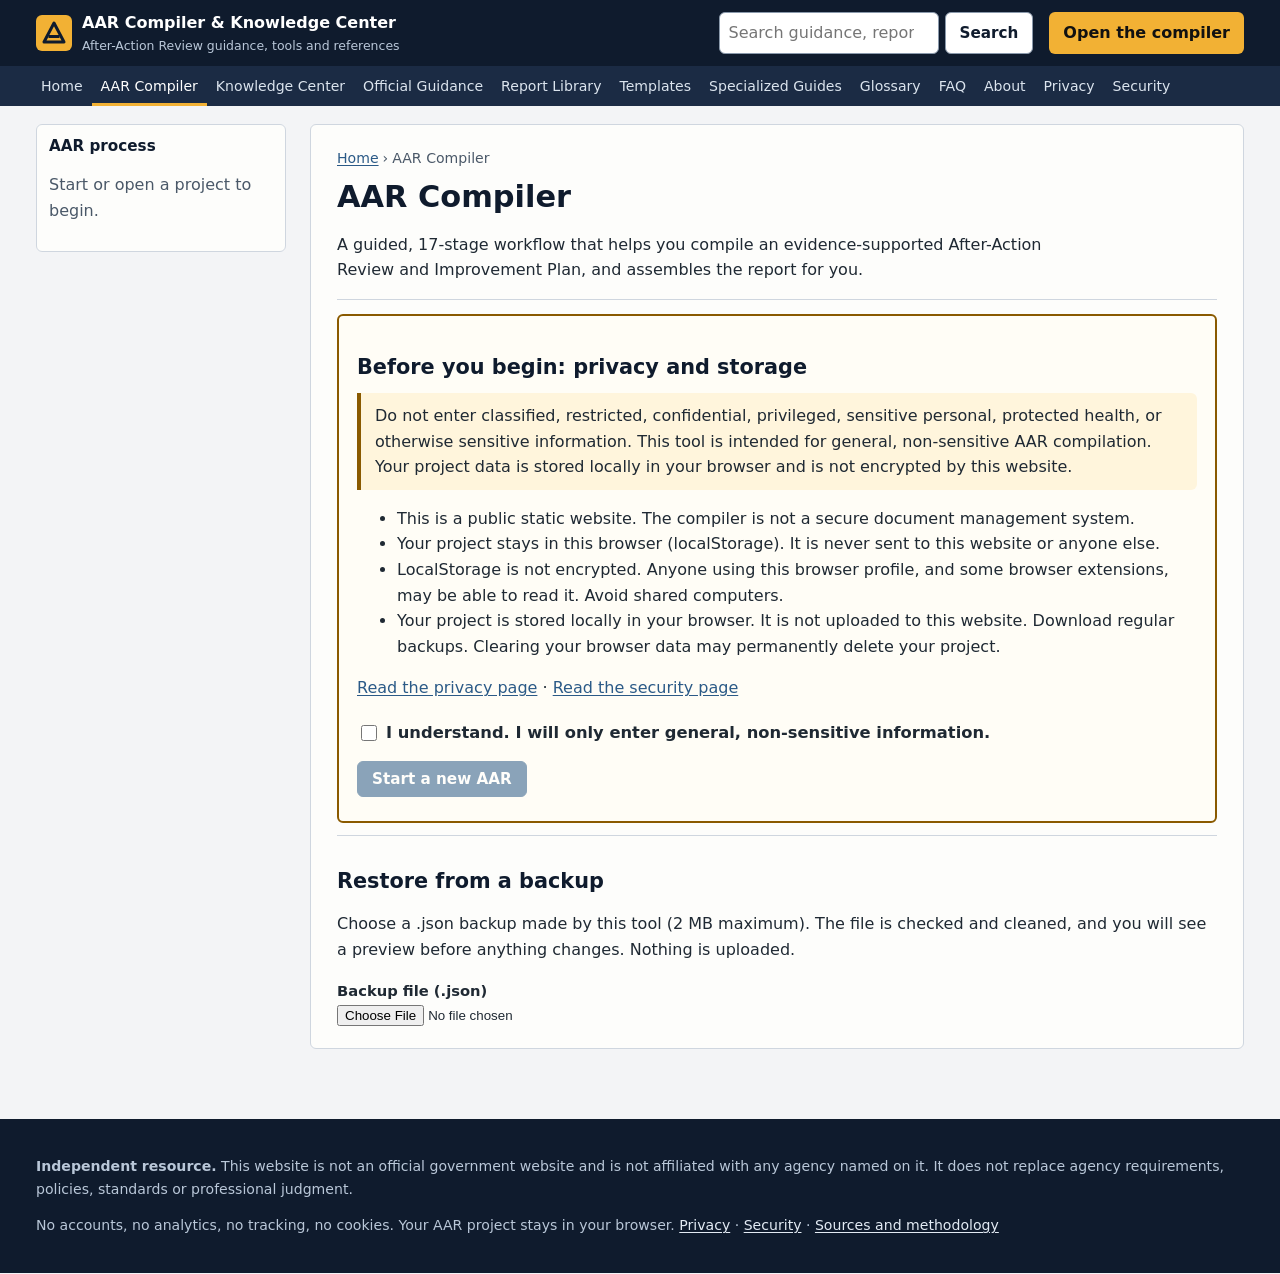
<file: aar-site/compiler.html>
<!DOCTYPE html>
<html lang="en">
<head>
<meta charset="utf-8">
<meta name="viewport" content="width=device-width, initial-scale=1">
<!-- SECURITY: Neocities cannot send custom HTTP headers, so the Content Security Policy is set here as a meta tag.
     It allows only this site's own scripts and styles, no inline code, no network connections, no frames, and enforces Trusted Types.
     frame-ancestors, HSTS and other header-only protections cannot be set from a meta tag; see security.html. -->
<meta http-equiv="Content-Security-Policy" content="default-src 'none'; script-src 'self'; style-src 'self'; img-src 'self' data:; font-src 'none'; connect-src 'none'; media-src 'none'; object-src 'none'; frame-src 'none'; worker-src 'none'; manifest-src 'none'; base-uri 'none'; form-action 'none'; upgrade-insecure-requests; require-trusted-types-for 'script'; trusted-types 'none'">
<meta name="referrer" content="no-referrer">
<meta name="description" content="A guided 17-stage After-Action Review compiler with evidence, findings, lessons, Improvement Plan, quality control and report exports. Runs entirely in your browser.">
<title>AAR Compiler | After-Action Review Compiler</title>
<link rel="stylesheet" href="css/site.css">
<link rel="icon" href="data:,">
</head>
<body data-page="compiler">
<a class="skip" href="#main">Skip to main content</a>
<header class="site-header">
  <div class="bar">
    <a class="brand" href="index.html"><svg class="logo" viewBox="0 0 36 36" aria-hidden="true" focusable="false"><rect width="36" height="36" rx="6" fill="#f2b134"/><path d="M8 27 L18 8 L28 27 Z" fill="none" stroke="#0f1b2d" stroke-width="3" stroke-linejoin="round"/><path d="M12.5 21.5 h11" stroke="#0f1b2d" stroke-width="3"/></svg><span>AAR Compiler &amp; Knowledge Center<small>After-Action Review guidance, tools and references</small></span></a>
    <form id="site-search" class="site-search" role="search" action="library.html" method="get">
      <label class="sr-only" for="site-q">Search the site</label>
      <input id="site-q" name="q" type="search" maxlength="100" placeholder="Search guidance, reports, terms…" autocomplete="off">
      <button class="btn alt" type="submit">Search</button>
    </form>
    <a class="btn-compiler" href="compiler.html">Open the compiler</a>
    <button id="menu-btn" type="button" aria-expanded="false" aria-controls="site-nav">Menu</button>
  </div>
  <nav id="site-nav" aria-label="Main"><ul><li><a href="index.html" data-page="home">Home</a></li><li><a href="compiler.html" data-page="compiler">AAR Compiler</a></li><li><a href="library.html#knowledge">Knowledge Center</a></li><li><a href="library.html#guidance">Official Guidance</a></li><li><a href="library.html#reports">Report Library</a></li><li><a href="library.html#templates">Templates</a></li><li><a href="library.html#guides">Specialized Guides</a></li><li><a href="library.html#glossary">Glossary</a></li><li><a href="library.html#faq">FAQ</a></li><li><a href="library.html#about">About</a></li><li><a href="privacy.html" data-page="privacy">Privacy</a></li><li><a href="security.html" data-page="security">Security</a></li></ul></nav>
</header>

<div class="page with-side">
  <nav id="stagenav" class="side" aria-label="AAR compiler stages"></nav>
  <main id="main" class="content"><div id="stage"><p>Loading the compiler…</p></div></main>
</div>
<footer class="site-footer"><div class="inner">
  <p><strong>Independent resource.</strong> This website is not an official government website and is not affiliated with any agency named on it. It does not replace agency requirements, policies, standards or professional judgment.</p>
  <p>No accounts, no analytics, no tracking, no cookies. Your AAR project stays in your browser. <a href="privacy.html">Privacy</a> · <a href="security.html">Security</a> · <a href="library.html#about">Sources and methodology</a></p>
</div></footer>
<div id="live" class="sr-only" aria-live="polite"></div>
<div id="print-area"></div>
<noscript><p class="page warning">The compiler, search and library need JavaScript. The privacy and security pages work without it.</p></noscript>
<script src="js/dom.js"></script>
<script src="js/stages.js"></script>
<script src="js/store.js"></script>
<script src="data/resources.js"></script>
<script src="data/reports.js"></script>
<script src="data/knowledge.js"></script>
<script src="data/glossary.js"></script>
<script src="data/templates.js"></script>
<script src="data/guides.js"></script>
<script src="js/validate.js"></script>
<script src="js/report.js"></script>
<script src="js/nav.js"></script>
<script src="js/compiler.js"></script>
</body>
</html>
</file>
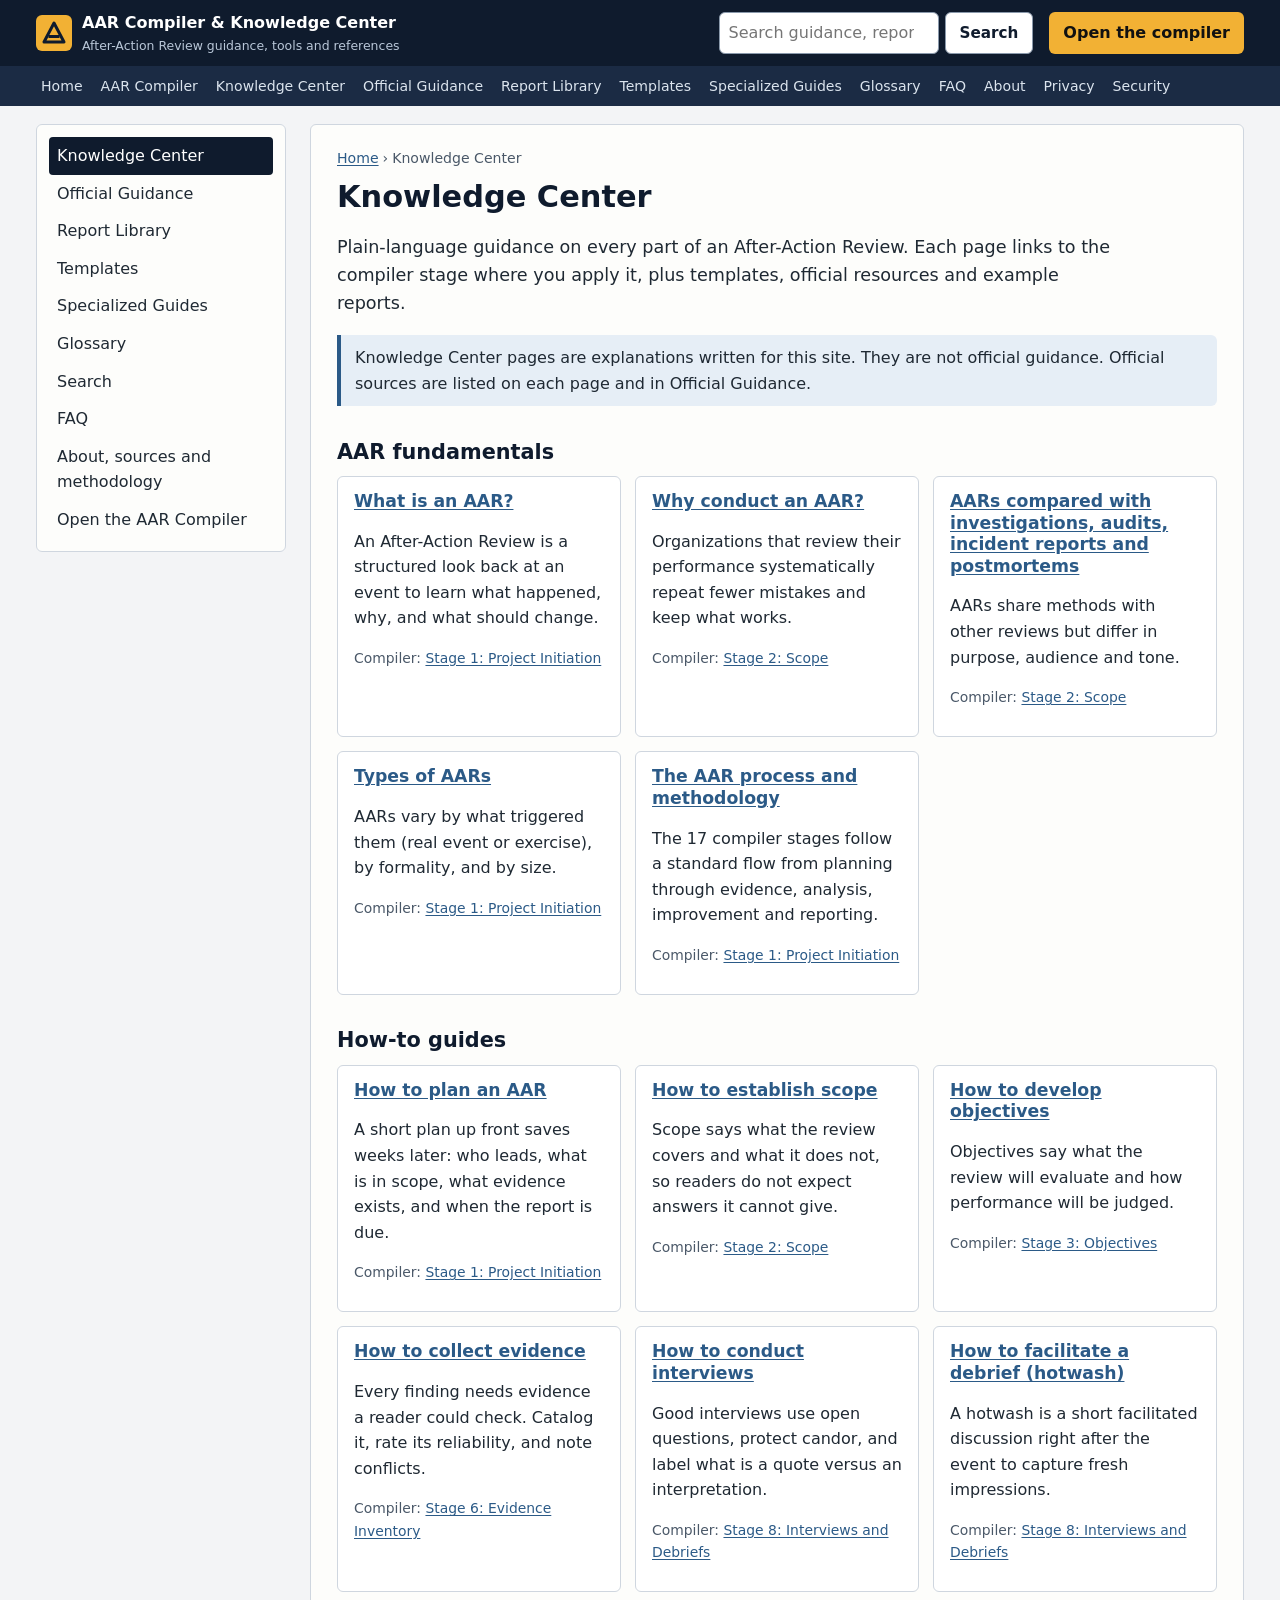
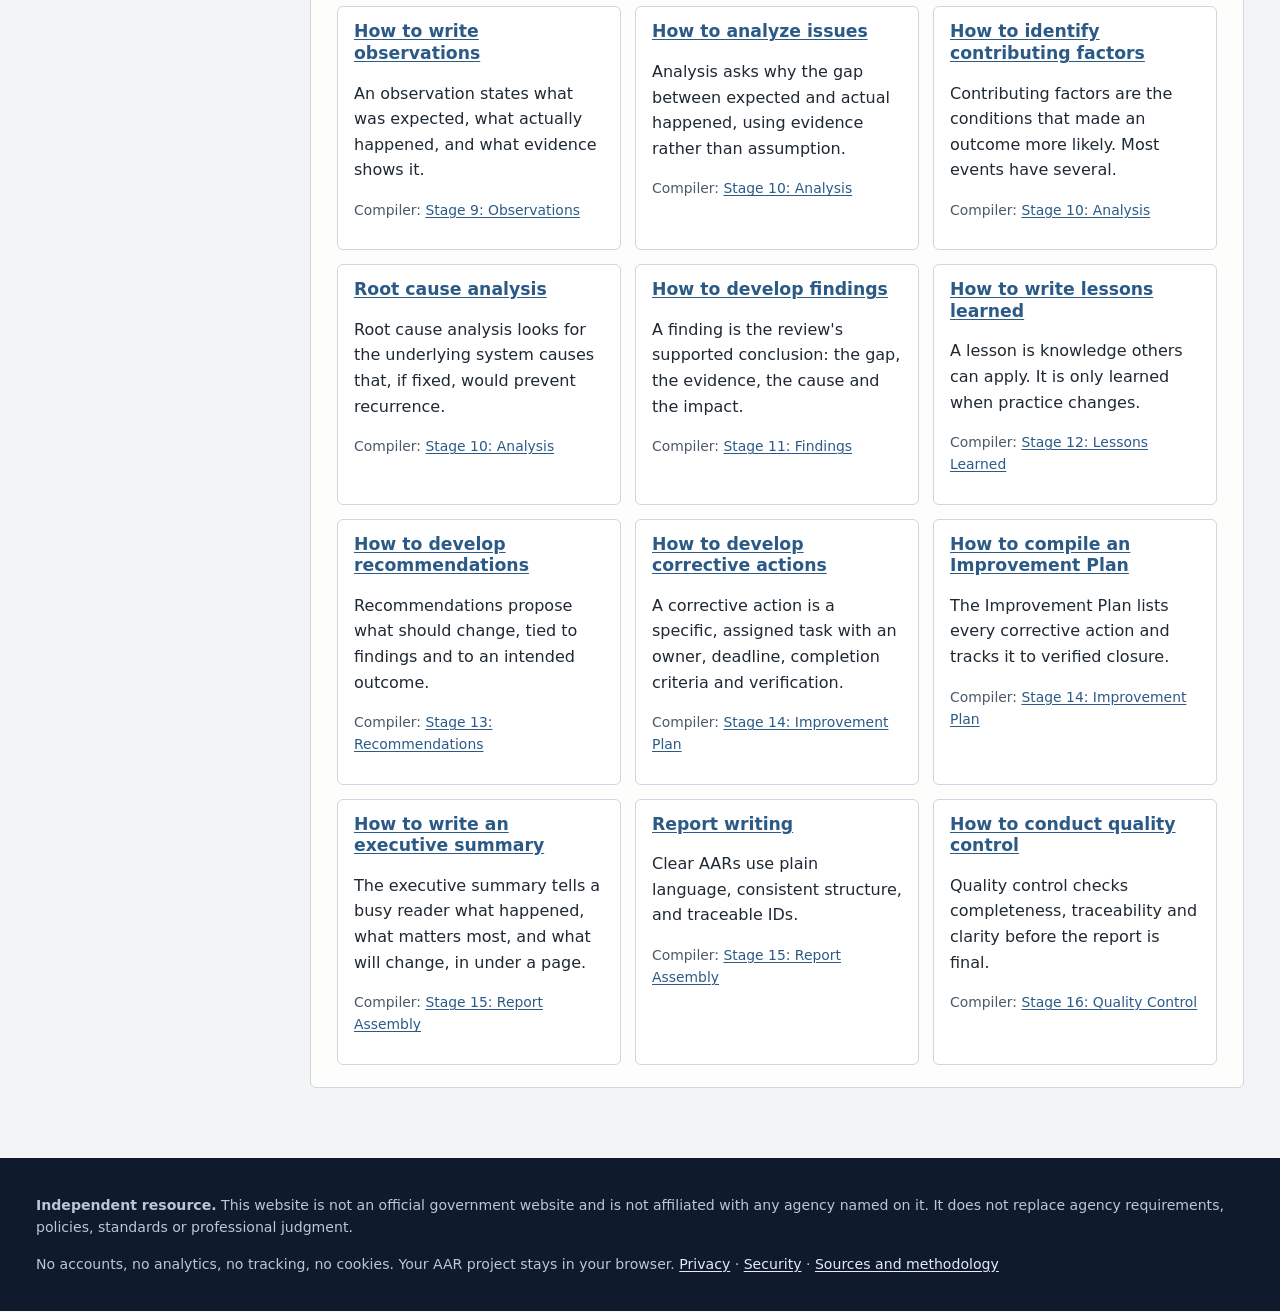
<file: aar-site/library.html>
<!DOCTYPE html>
<html lang="en">
<head>
<meta charset="utf-8">
<meta name="viewport" content="width=device-width, initial-scale=1">
<!-- SECURITY: Neocities cannot send custom HTTP headers, so the Content Security Policy is set here as a meta tag.
     It allows only this site's own scripts and styles, no inline code, no network connections, no frames, and enforces Trusted Types.
     frame-ancestors, HSTS and other header-only protections cannot be set from a meta tag; see security.html. -->
<meta http-equiv="Content-Security-Policy" content="default-src 'none'; script-src 'self'; style-src 'self'; img-src 'self' data:; font-src 'none'; connect-src 'none'; media-src 'none'; object-src 'none'; frame-src 'none'; worker-src 'none'; manifest-src 'none'; base-uri 'none'; form-action 'none'; upgrade-insecure-requests; require-trusted-types-for 'script'; trusted-types 'none'">
<meta name="referrer" content="no-referrer">
<meta name="description" content="After-Action Review knowledge center: how-to guides, official government guidance, a report archive, templates, specialized guides, a glossary and site search.">
<title>AAR Knowledge Center</title>
<link rel="stylesheet" href="css/site.css">
<link rel="icon" href="data:,">
</head>
<body data-page="library">
<a class="skip" href="#main">Skip to main content</a>
<header class="site-header">
  <div class="bar">
    <a class="brand" href="index.html"><svg class="logo" viewBox="0 0 36 36" aria-hidden="true" focusable="false"><rect width="36" height="36" rx="6" fill="#f2b134"/><path d="M8 27 L18 8 L28 27 Z" fill="none" stroke="#0f1b2d" stroke-width="3" stroke-linejoin="round"/><path d="M12.5 21.5 h11" stroke="#0f1b2d" stroke-width="3"/></svg><span>AAR Compiler &amp; Knowledge Center<small>After-Action Review guidance, tools and references</small></span></a>
    <form id="site-search" class="site-search" role="search" action="library.html" method="get">
      <label class="sr-only" for="site-q">Search the site</label>
      <input id="site-q" name="q" type="search" maxlength="100" placeholder="Search guidance, reports, terms…" autocomplete="off">
      <button class="btn alt" type="submit">Search</button>
    </form>
    <a class="btn-compiler" href="compiler.html">Open the compiler</a>
    <button id="menu-btn" type="button" aria-expanded="false" aria-controls="site-nav">Menu</button>
  </div>
  <nav id="site-nav" aria-label="Main"><ul><li><a href="index.html" data-page="home">Home</a></li><li><a href="compiler.html" data-page="compiler">AAR Compiler</a></li><li><a href="library.html#knowledge">Knowledge Center</a></li><li><a href="library.html#guidance">Official Guidance</a></li><li><a href="library.html#reports">Report Library</a></li><li><a href="library.html#templates">Templates</a></li><li><a href="library.html#guides">Specialized Guides</a></li><li><a href="library.html#glossary">Glossary</a></li><li><a href="library.html#faq">FAQ</a></li><li><a href="library.html#about">About</a></li><li><a href="privacy.html" data-page="privacy">Privacy</a></li><li><a href="security.html" data-page="security">Security</a></li></ul></nav>
</header>

<div class="page with-side">
  <nav id="libnav" class="side" aria-label="Library sections"><ul>
    <li><a href="#knowledge">Knowledge Center</a></li><li><a href="#guidance">Official Guidance</a></li><li><a href="#reports">Report Library</a></li>
    <li><a href="#templates">Templates</a></li><li><a href="#guides">Specialized Guides</a></li><li><a href="#glossary">Glossary</a></li>
    <li><a href="#search">Search</a></li><li><a href="#faq">FAQ</a></li><li><a href="#about">About, sources and methodology</a></li>
    <li><a href="compiler.html">Open the AAR Compiler</a></li></ul></nav>
  <main id="main" class="content"><div id="lib"><p>Loading…</p></div></main>
</div>
<footer class="site-footer"><div class="inner">
  <p><strong>Independent resource.</strong> This website is not an official government website and is not affiliated with any agency named on it. It does not replace agency requirements, policies, standards or professional judgment.</p>
  <p>No accounts, no analytics, no tracking, no cookies. Your AAR project stays in your browser. <a href="privacy.html">Privacy</a> · <a href="security.html">Security</a> · <a href="library.html#about">Sources and methodology</a></p>
</div></footer>
<div id="live" class="sr-only" aria-live="polite"></div>
<div id="print-area"></div>
<noscript><p class="page warning">The compiler, search and library need JavaScript. The privacy and security pages work without it.</p></noscript>
<script src="js/dom.js"></script>
<script src="js/stages.js"></script>
<script src="js/store.js"></script>
<script src="data/resources.js"></script>
<script src="data/reports.js"></script>
<script src="data/knowledge.js"></script>
<script src="data/glossary.js"></script>
<script src="data/templates.js"></script>
<script src="data/guides.js"></script>
<script src="js/nav.js"></script>
<script src="js/library.js"></script>
</body>
</html>
</file>
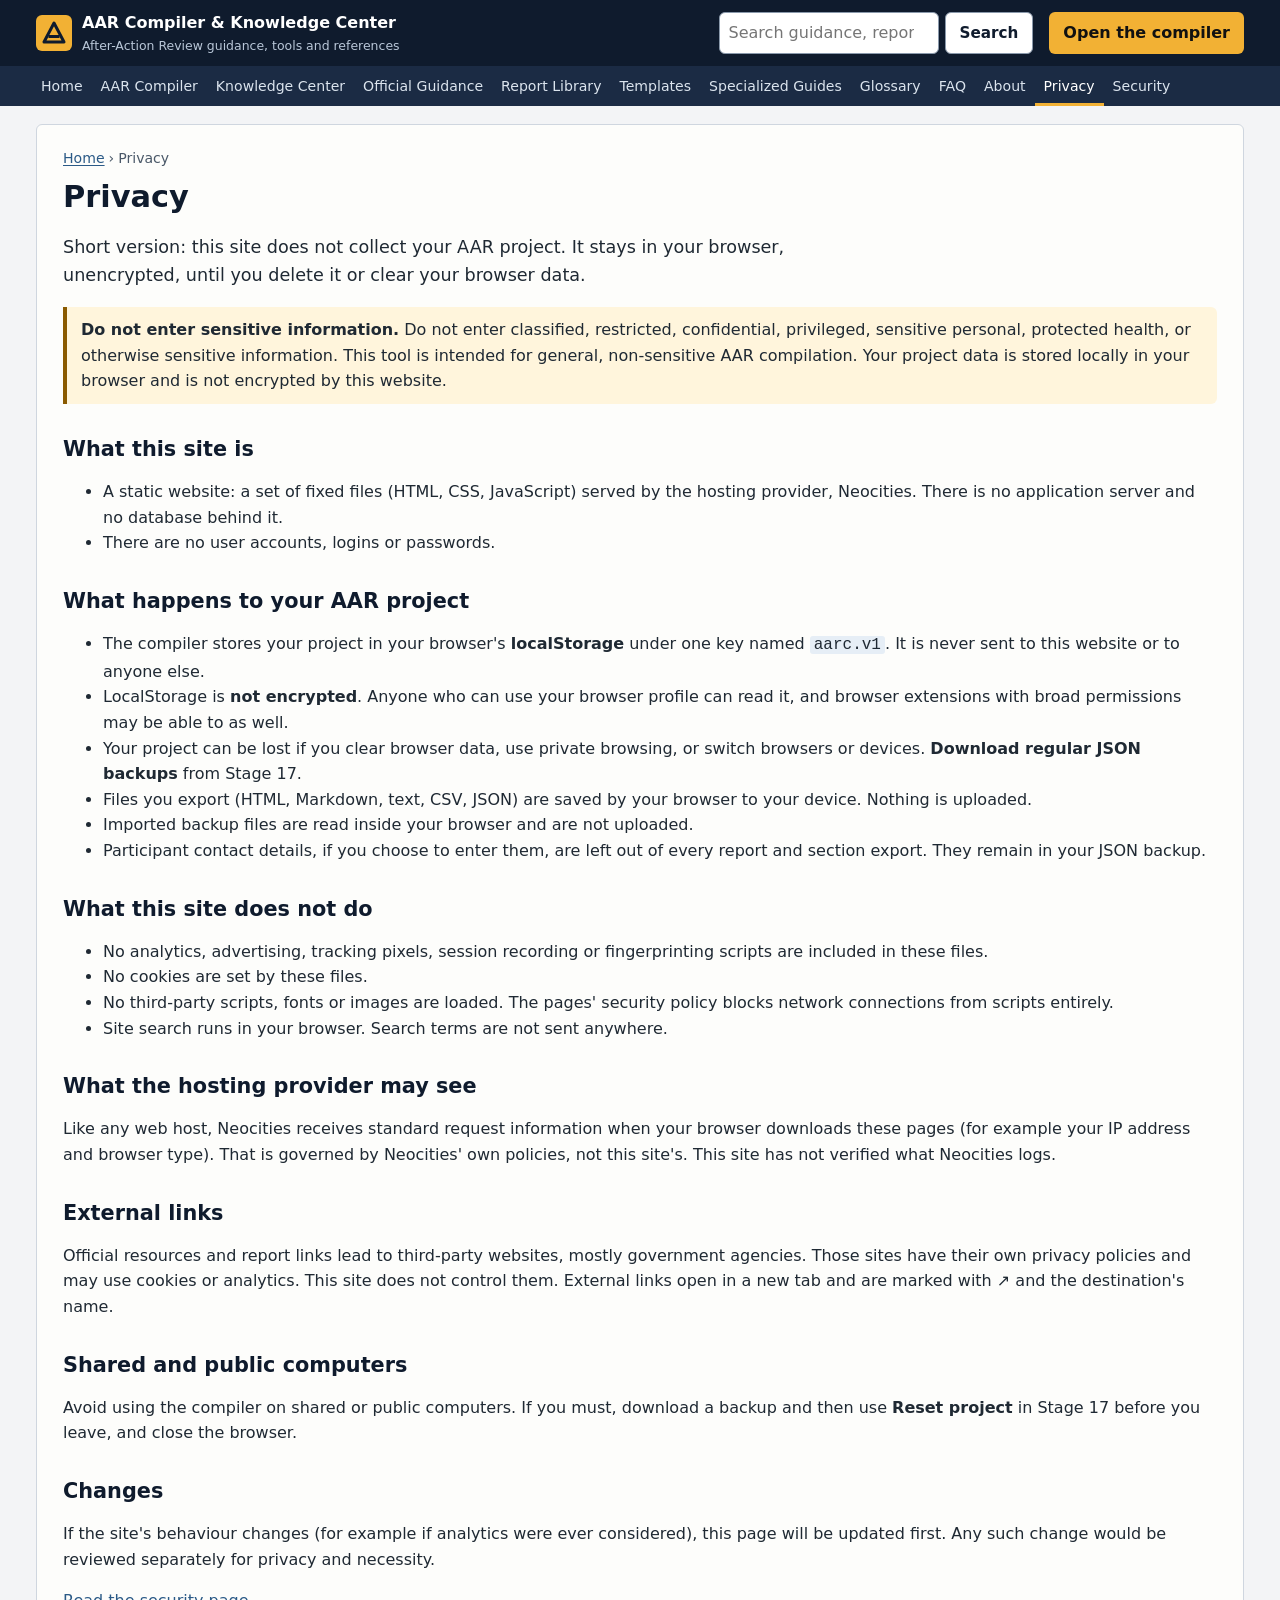
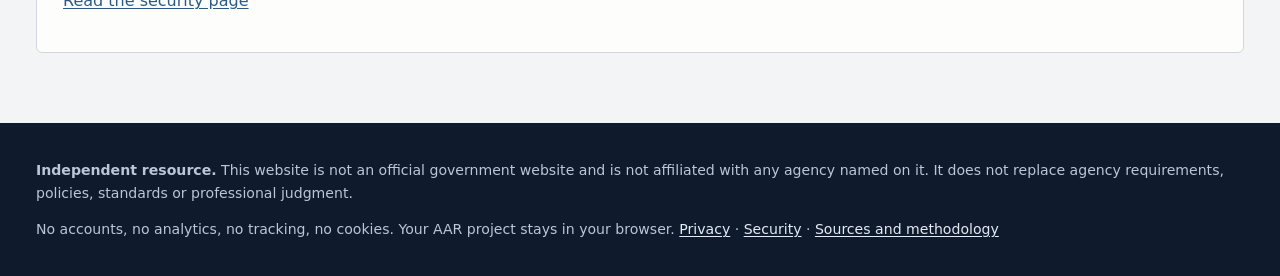
<file: aar-site/privacy.html>
<!DOCTYPE html>
<html lang="en">
<head>
<meta charset="utf-8">
<meta name="viewport" content="width=device-width, initial-scale=1">
<!-- SECURITY: Neocities cannot send custom HTTP headers, so the Content Security Policy is set here as a meta tag.
     It allows only this site's own scripts and styles, no inline code, no network connections, no frames, and enforces Trusted Types.
     frame-ancestors, HSTS and other header-only protections cannot be set from a meta tag; see security.html. -->
<meta http-equiv="Content-Security-Policy" content="default-src 'none'; script-src 'self'; style-src 'self'; img-src 'self' data:; font-src 'none'; connect-src 'none'; media-src 'none'; object-src 'none'; frame-src 'none'; worker-src 'none'; manifest-src 'none'; base-uri 'none'; form-action 'none'; upgrade-insecure-requests; require-trusted-types-for 'script'; trusted-types 'none'">
<meta name="referrer" content="no-referrer">
<meta name="description" content="How the AAR Compiler handles your information: no accounts, no tracking, local-only project storage.">
<title>Privacy | AAR Compiler & Knowledge Center</title>
<link rel="stylesheet" href="css/site.css">
<link rel="icon" href="data:,">
</head>
<body data-page="privacy">
<a class="skip" href="#main">Skip to main content</a>
<header class="site-header">
  <div class="bar">
    <a class="brand" href="index.html"><svg class="logo" viewBox="0 0 36 36" aria-hidden="true" focusable="false"><rect width="36" height="36" rx="6" fill="#f2b134"/><path d="M8 27 L18 8 L28 27 Z" fill="none" stroke="#0f1b2d" stroke-width="3" stroke-linejoin="round"/><path d="M12.5 21.5 h11" stroke="#0f1b2d" stroke-width="3"/></svg><span>AAR Compiler &amp; Knowledge Center<small>After-Action Review guidance, tools and references</small></span></a>
    <form id="site-search" class="site-search" role="search" action="library.html" method="get">
      <label class="sr-only" for="site-q">Search the site</label>
      <input id="site-q" name="q" type="search" maxlength="100" placeholder="Search guidance, reports, terms…" autocomplete="off">
      <button class="btn alt" type="submit">Search</button>
    </form>
    <a class="btn-compiler" href="compiler.html">Open the compiler</a>
    <button id="menu-btn" type="button" aria-expanded="false" aria-controls="site-nav">Menu</button>
  </div>
  <nav id="site-nav" aria-label="Main"><ul><li><a href="index.html" data-page="home">Home</a></li><li><a href="compiler.html" data-page="compiler">AAR Compiler</a></li><li><a href="library.html#knowledge">Knowledge Center</a></li><li><a href="library.html#guidance">Official Guidance</a></li><li><a href="library.html#reports">Report Library</a></li><li><a href="library.html#templates">Templates</a></li><li><a href="library.html#guides">Specialized Guides</a></li><li><a href="library.html#glossary">Glossary</a></li><li><a href="library.html#faq">FAQ</a></li><li><a href="library.html#about">About</a></li><li><a href="privacy.html" data-page="privacy">Privacy</a></li><li><a href="security.html" data-page="security">Security</a></li></ul></nav>
</header>

<div class="page"><main id="main" class="content">
<nav class="breadcrumb" aria-label="Breadcrumb"><ol><li><a href="index.html">Home</a></li><li aria-current="page">Privacy</li></ol></nav>
<h1>Privacy</h1>
<p class="lead">Short version: this site does not collect your AAR project. It stays in your browser, unencrypted, until you delete it or clear your browser data.</p>
<div class="warning" role="note"><strong>Do not enter sensitive information.</strong> Do not enter classified, restricted, confidential, privileged, sensitive personal, protected health, or otherwise sensitive information. This tool is intended for general, non-sensitive AAR compilation. Your project data is stored locally in your browser and is not encrypted by this website.</div>
<h2>What this site is</h2>
<ul>
  <li>A static website: a set of fixed files (HTML, CSS, JavaScript) served by the hosting provider, Neocities. There is no application server and no database behind it.</li>
  <li>There are no user accounts, logins or passwords.</li>
</ul>
<h2>What happens to your AAR project</h2>
<ul>
  <li>The compiler stores your project in your browser's <strong>localStorage</strong> under one key named <code>aarc.v1</code>. It is never sent to this website or to anyone else.</li>
  <li>LocalStorage is <strong>not encrypted</strong>. Anyone who can use your browser profile can read it, and browser extensions with broad permissions may be able to as well.</li>
  <li>Your project can be lost if you clear browser data, use private browsing, or switch browsers or devices. <strong>Download regular JSON backups</strong> from Stage 17.</li>
  <li>Files you export (HTML, Markdown, text, CSV, JSON) are saved by your browser to your device. Nothing is uploaded.</li>
  <li>Imported backup files are read inside your browser and are not uploaded.</li>
  <li>Participant contact details, if you choose to enter them, are left out of every report and section export. They remain in your JSON backup.</li>
</ul>
<h2>What this site does not do</h2>
<ul>
  <li>No analytics, advertising, tracking pixels, session recording or fingerprinting scripts are included in these files.</li>
  <li>No cookies are set by these files.</li>
  <li>No third-party scripts, fonts or images are loaded. The pages' security policy blocks network connections from scripts entirely.</li>
  <li>Site search runs in your browser. Search terms are not sent anywhere.</li>
</ul>
<h2>What the hosting provider may see</h2>
<p>Like any web host, Neocities receives standard request information when your browser downloads these pages (for example your IP address and browser type). That is governed by Neocities' own policies, not this site's. This site has not verified what Neocities logs.</p>
<h2>External links</h2>
<p>Official resources and report links lead to third-party websites, mostly government agencies. Those sites have their own privacy policies and may use cookies or analytics. This site does not control them. External links open in a new tab and are marked with ↗ and the destination's name.</p>
<h2>Shared and public computers</h2>
<p>Avoid using the compiler on shared or public computers. If you must, download a backup and then use <strong>Reset project</strong> in Stage 17 before you leave, and close the browser.</p>
<h2>Changes</h2>
<p>If the site's behaviour changes (for example if analytics were ever considered), this page will be updated first. Any such change would be reviewed separately for privacy and necessity.</p>
<p><a href="security.html">Read the security page</a></p>
</main></div>
<footer class="site-footer"><div class="inner">
  <p><strong>Independent resource.</strong> This website is not an official government website and is not affiliated with any agency named on it. It does not replace agency requirements, policies, standards or professional judgment.</p>
  <p>No accounts, no analytics, no tracking, no cookies. Your AAR project stays in your browser. <a href="privacy.html">Privacy</a> · <a href="security.html">Security</a> · <a href="library.html#about">Sources and methodology</a></p>
</div></footer>
<div id="live" class="sr-only" aria-live="polite"></div>
<div id="print-area"></div>
<noscript><p class="page warning">The compiler, search and library need JavaScript. The privacy and security pages work without it.</p></noscript>
<script src="js/dom.js"></script>
<script src="js/nav.js"></script>
</body>
</html>
</file>
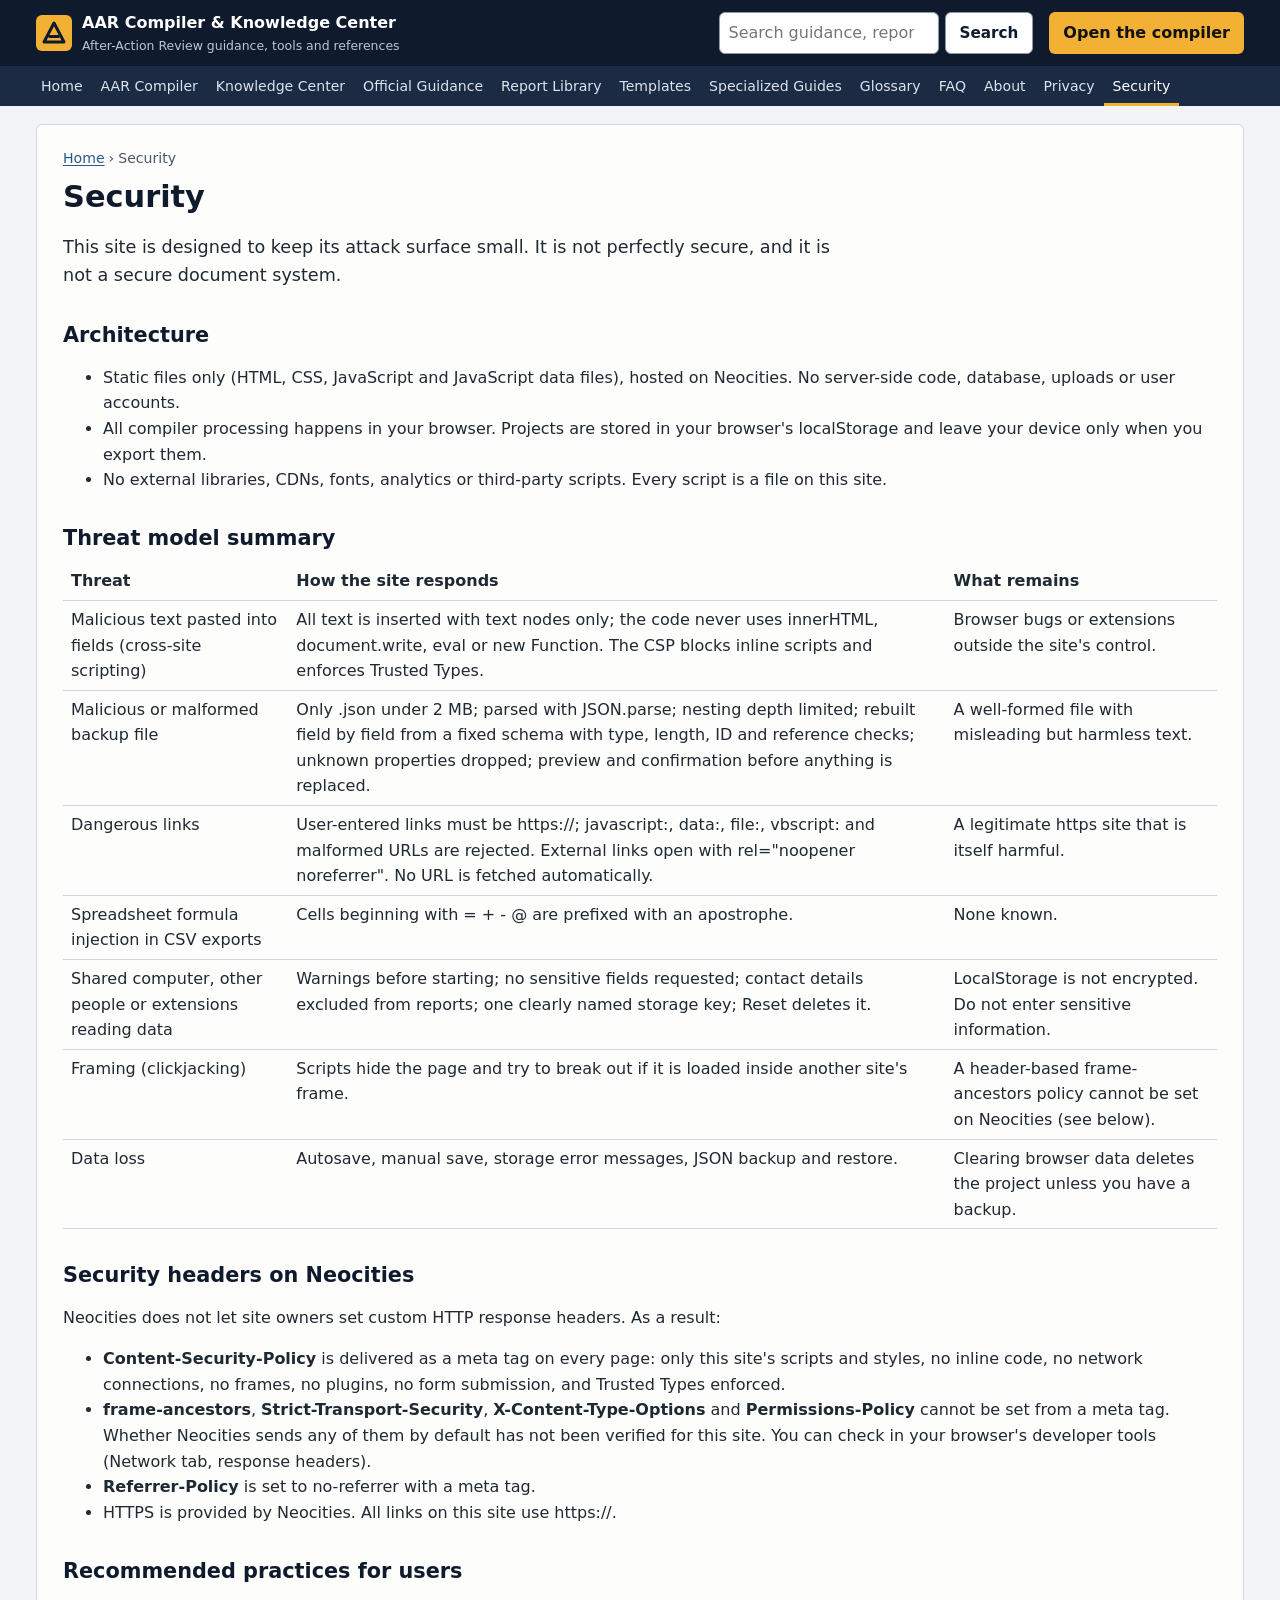
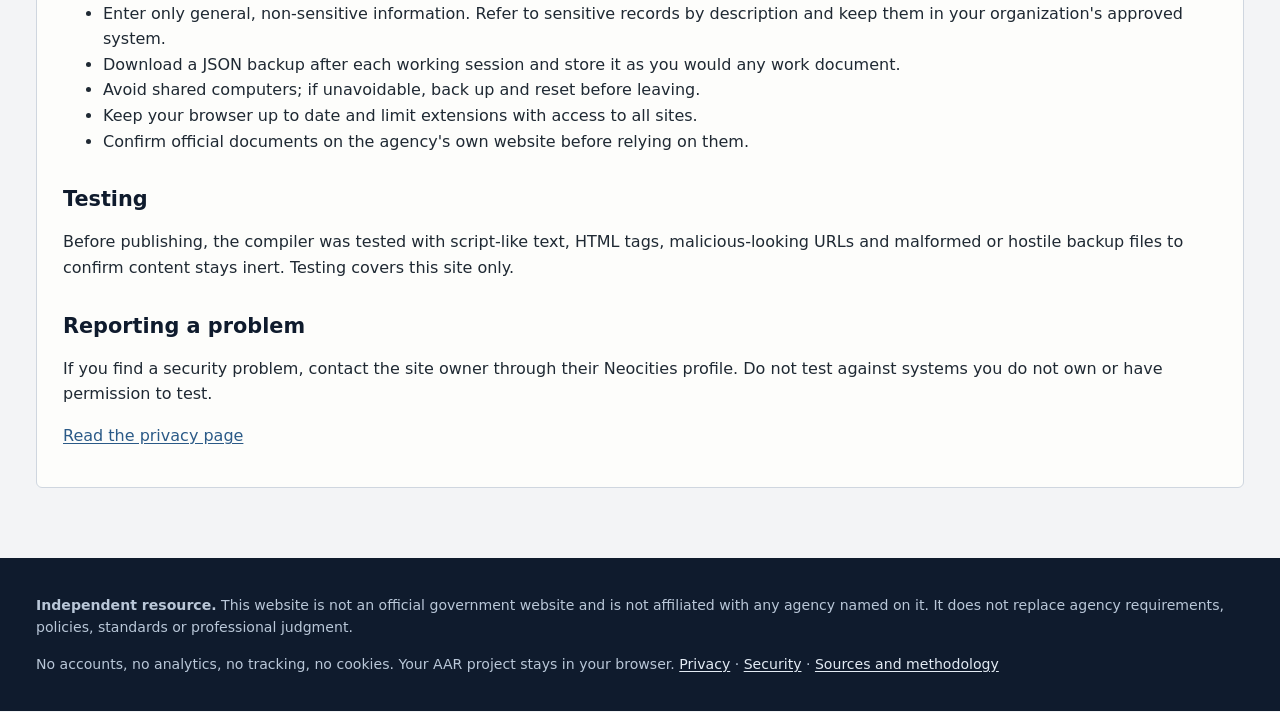
<file: aar-site/security.html>
<!DOCTYPE html>
<html lang="en">
<head>
<meta charset="utf-8">
<meta name="viewport" content="width=device-width, initial-scale=1">
<!-- SECURITY: Neocities cannot send custom HTTP headers, so the Content Security Policy is set here as a meta tag.
     It allows only this site's own scripts and styles, no inline code, no network connections, no frames, and enforces Trusted Types.
     frame-ancestors, HSTS and other header-only protections cannot be set from a meta tag; see security.html. -->
<meta http-equiv="Content-Security-Policy" content="default-src 'none'; script-src 'self'; style-src 'self'; img-src 'self' data:; font-src 'none'; connect-src 'none'; media-src 'none'; object-src 'none'; frame-src 'none'; worker-src 'none'; manifest-src 'none'; base-uri 'none'; form-action 'none'; upgrade-insecure-requests; require-trusted-types-for 'script'; trusted-types 'none'">
<meta name="referrer" content="no-referrer">
<meta name="description" content="Security model, protections and known limitations of the AAR Compiler static website.">
<title>Security | AAR Compiler & Knowledge Center</title>
<link rel="stylesheet" href="css/site.css">
<link rel="icon" href="data:,">
</head>
<body data-page="security">
<a class="skip" href="#main">Skip to main content</a>
<header class="site-header">
  <div class="bar">
    <a class="brand" href="index.html"><svg class="logo" viewBox="0 0 36 36" aria-hidden="true" focusable="false"><rect width="36" height="36" rx="6" fill="#f2b134"/><path d="M8 27 L18 8 L28 27 Z" fill="none" stroke="#0f1b2d" stroke-width="3" stroke-linejoin="round"/><path d="M12.5 21.5 h11" stroke="#0f1b2d" stroke-width="3"/></svg><span>AAR Compiler &amp; Knowledge Center<small>After-Action Review guidance, tools and references</small></span></a>
    <form id="site-search" class="site-search" role="search" action="library.html" method="get">
      <label class="sr-only" for="site-q">Search the site</label>
      <input id="site-q" name="q" type="search" maxlength="100" placeholder="Search guidance, reports, terms…" autocomplete="off">
      <button class="btn alt" type="submit">Search</button>
    </form>
    <a class="btn-compiler" href="compiler.html">Open the compiler</a>
    <button id="menu-btn" type="button" aria-expanded="false" aria-controls="site-nav">Menu</button>
  </div>
  <nav id="site-nav" aria-label="Main"><ul><li><a href="index.html" data-page="home">Home</a></li><li><a href="compiler.html" data-page="compiler">AAR Compiler</a></li><li><a href="library.html#knowledge">Knowledge Center</a></li><li><a href="library.html#guidance">Official Guidance</a></li><li><a href="library.html#reports">Report Library</a></li><li><a href="library.html#templates">Templates</a></li><li><a href="library.html#guides">Specialized Guides</a></li><li><a href="library.html#glossary">Glossary</a></li><li><a href="library.html#faq">FAQ</a></li><li><a href="library.html#about">About</a></li><li><a href="privacy.html" data-page="privacy">Privacy</a></li><li><a href="security.html" data-page="security">Security</a></li></ul></nav>
</header>

<div class="page"><main id="main" class="content">
<nav class="breadcrumb" aria-label="Breadcrumb"><ol><li><a href="index.html">Home</a></li><li aria-current="page">Security</li></ol></nav>
<h1>Security</h1>
<p class="lead">This site is designed to keep its attack surface small. It is not perfectly secure, and it is not a secure document system.</p>
<h2>Architecture</h2>
<ul>
  <li>Static files only (HTML, CSS, JavaScript and JavaScript data files), hosted on Neocities. No server-side code, database, uploads or user accounts.</li>
  <li>All compiler processing happens in your browser. Projects are stored in your browser's localStorage and leave your device only when you export them.</li>
  <li>No external libraries, CDNs, fonts, analytics or third-party scripts. Every script is a file on this site.</li>
</ul>
<h2>Threat model summary</h2>
<div class="r-tablewrap" tabindex="0" role="region" aria-label="Threat model table"><table>
  <thead><tr><th scope="col">Threat</th><th scope="col">How the site responds</th><th scope="col">What remains</th></tr></thead>
  <tbody>
    <tr><td>Malicious text pasted into fields (cross-site scripting)</td><td>All text is inserted with text nodes only; the code never uses innerHTML, document.write, eval or new Function. The CSP blocks inline scripts and enforces Trusted Types.</td><td>Browser bugs or extensions outside the site's control.</td></tr>
    <tr><td>Malicious or malformed backup file</td><td>Only .json under 2 MB; parsed with JSON.parse; nesting depth limited; rebuilt field by field from a fixed schema with type, length, ID and reference checks; unknown properties dropped; preview and confirmation before anything is replaced.</td><td>A well-formed file with misleading but harmless text.</td></tr>
    <tr><td>Dangerous links</td><td>User-entered links must be https://; javascript:, data:, file:, vbscript: and malformed URLs are rejected. External links open with rel="noopener noreferrer". No URL is fetched automatically.</td><td>A legitimate https site that is itself harmful.</td></tr>
    <tr><td>Spreadsheet formula injection in CSV exports</td><td>Cells beginning with = + - @ are prefixed with an apostrophe.</td><td>None known.</td></tr>
    <tr><td>Shared computer, other people or extensions reading data</td><td>Warnings before starting; no sensitive fields requested; contact details excluded from reports; one clearly named storage key; Reset deletes it.</td><td>LocalStorage is not encrypted. Do not enter sensitive information.</td></tr>
    <tr><td>Framing (clickjacking)</td><td>Scripts hide the page and try to break out if it is loaded inside another site's frame.</td><td>A header-based frame-ancestors policy cannot be set on Neocities (see below).</td></tr>
    <tr><td>Data loss</td><td>Autosave, manual save, storage error messages, JSON backup and restore.</td><td>Clearing browser data deletes the project unless you have a backup.</td></tr>
  </tbody>
</table></div>
<h2>Security headers on Neocities</h2>
<p>Neocities does not let site owners set custom HTTP response headers. As a result:</p>
<ul>
  <li><strong>Content-Security-Policy</strong> is delivered as a meta tag on every page: only this site's scripts and styles, no inline code, no network connections, no frames, no plugins, no form submission, and Trusted Types enforced.</li>
  <li><strong>frame-ancestors</strong>, <strong>Strict-Transport-Security</strong>, <strong>X-Content-Type-Options</strong> and <strong>Permissions-Policy</strong> cannot be set from a meta tag. Whether Neocities sends any of them by default has not been verified for this site. You can check in your browser's developer tools (Network tab, response headers).</li>
  <li><strong>Referrer-Policy</strong> is set to no-referrer with a meta tag.</li>
  <li>HTTPS is provided by Neocities. All links on this site use https://.</li>
</ul>
<h2>Recommended practices for users</h2>
<ul>
  <li>Enter only general, non-sensitive information. Refer to sensitive records by description and keep them in your organization's approved system.</li>
  <li>Download a JSON backup after each working session and store it as you would any work document.</li>
  <li>Avoid shared computers; if unavoidable, back up and reset before leaving.</li>
  <li>Keep your browser up to date and limit extensions with access to all sites.</li>
  <li>Confirm official documents on the agency's own website before relying on them.</li>
</ul>
<h2>Testing</h2>
<p>Before publishing, the compiler was tested with script-like text, HTML tags, malicious-looking URLs and malformed or hostile backup files to confirm content stays inert. Testing covers this site only.</p>
<h2>Reporting a problem</h2>
<p>If you find a security problem, contact the site owner through their Neocities profile. Do not test against systems you do not own or have permission to test.</p>
<p><a href="privacy.html">Read the privacy page</a></p>
</main></div>
<footer class="site-footer"><div class="inner">
  <p><strong>Independent resource.</strong> This website is not an official government website and is not affiliated with any agency named on it. It does not replace agency requirements, policies, standards or professional judgment.</p>
  <p>No accounts, no analytics, no tracking, no cookies. Your AAR project stays in your browser. <a href="privacy.html">Privacy</a> · <a href="security.html">Security</a> · <a href="library.html#about">Sources and methodology</a></p>
</div></footer>
<div id="live" class="sr-only" aria-live="polite"></div>
<div id="print-area"></div>
<noscript><p class="page warning">The compiler, search and library need JavaScript. The privacy and security pages work without it.</p></noscript>
<script src="js/dom.js"></script>
<script src="js/nav.js"></script>
</body>
</html>
</file>
<file: aar-site/css/site.css>
/* AAR Compiler & Knowledge Center — css/site.css
   One stylesheet for every page. Order: 1 tokens, 2 base, 3 header and navigation, 4 layout, 5 components,
   6 compiler, 7 library, 8 report and templates, 9 print, 10 reduced motion.
   No external fonts or images: system fonts only, so the site works offline and makes no third-party requests.
   Status is never shown by color alone: every badge and check carries text or a symbol. */

/* 1. Tokens */
:root {
  --navy: #0f1b2d; --navy-2: #1b2b44; --charcoal: #1f2933; --ink: #1f2933; --muted: #4a5868;
  --bg: #f3f4f6; --panel: #fdfdfb; --line: #cfd6df; --accent: #2b5a87; --accent-2: #1f4468; --accent-soft: #e6eef6;
  --ok: #1d6b3a; --ok-soft: #e4f2e9; --warn: #8a5a00; --warn-soft: #fff5dc; --bad: #a3262a; --bad-soft: #fbe9e9;
  --focus: #f2b134; --radius: 6px; --sans: system-ui, -apple-system, "Segoe UI", Roboto, Arial, sans-serif; --serif: Georgia, "Times New Roman", serif;
}
html.framed body { display: none !important; }

/* 2. Base */
*, *::before, *::after { box-sizing: border-box; }
html { -webkit-text-size-adjust: 100%; }
body { margin: 0; background: var(--bg); color: var(--ink); font: 16px/1.6 var(--sans); }
h1, h2, h3, h4 { line-height: 1.25; color: var(--navy); }
h1 { font-size: 1.9rem; margin: .2em 0 .4em; }
h2 { font-size: 1.3rem; margin: 1.6em 0 .5em; }
h3 { font-size: 1.08rem; margin: 1.2em 0 .4em; }
a { color: var(--accent); text-underline-offset: 2px; }
a:hover { color: var(--accent-2); text-decoration-thickness: 2px; }
:focus-visible { outline: 3px solid var(--focus); outline-offset: 2px; }
img { max-width: 100%; }
.sr-only { position: absolute; width: 1px; height: 1px; overflow: hidden; clip: rect(0 0 0 0); white-space: nowrap; }
.skip { position: absolute; left: -9999px; top: 8px; z-index: 100; background: var(--focus); color: #111; padding: 8px 12px; font-weight: 700; }
.skip:focus { left: 8px; }
.muted { color: var(--muted); }
.lead { font-size: 1.1rem; color: var(--charcoal); max-width: 70ch; }
.kicker { text-transform: uppercase; letter-spacing: .1em; font-size: .78rem; font-weight: 700; color: var(--muted); margin: 0; }
code { background: var(--accent-soft); padding: 0 4px; border-radius: 3px; }

/* 3. Header and navigation */
.site-header { background: var(--navy); color: #fff; }
.site-header .bar { max-width: 1240px; margin: 0 auto; padding: 10px 16px; display: flex; align-items: center; gap: 16px; flex-wrap: wrap; }
.brand { display: flex; align-items: center; gap: 10px; color: #fff; text-decoration: none; font-weight: 700; }
.brand:hover { color: #fff; }
.logo { width: 36px; height: 36px; flex: none; }
.brand small { display: block; font-weight: 400; color: #b9c7d8; font-size: .78rem; }
.site-search { margin-left: auto; display: flex; gap: 6px; }
.site-search input { width: 220px; padding: 7px 10px; border-radius: var(--radius); border: 1px solid #5b6f88; background: #fff; color: var(--ink); font: inherit; }
.btn-compiler { background: var(--focus); color: #111; font-weight: 700; padding: 8px 14px; border-radius: var(--radius); text-decoration: none; }
.btn-compiler:hover { color: #111; background: #ffc95a; }
#menu-btn { display: none; background: transparent; color: #fff; border: 1px solid #5b6f88; border-radius: var(--radius); padding: 6px 12px; font: inherit; cursor: pointer; }
#site-nav { background: var(--navy-2); }
#site-nav ul { list-style: none; margin: 0 auto; padding: 0 12px; max-width: 1240px; display: flex; flex-wrap: wrap; }
#site-nav a { display: block; padding: 9px 9px; color: #dbe4ee; text-decoration: none; font-size: .88rem; }
#site-nav a:hover { background: #24395a; color: #fff; text-decoration: underline; }
#site-nav a[aria-current="page"] { color: #fff; box-shadow: inset 0 -3px var(--focus); }
@media (max-width: 860px) {
  #menu-btn { display: inline-block; }
  .site-search { order: 3; width: 100%; margin-left: 0; }
  .site-search input { flex: 1; width: auto; }
  #site-nav { display: none; }
  #site-nav.open { display: block; }
  #site-nav ul { flex-direction: column; }
  #site-nav a { padding: 12px; border-bottom: 1px solid #2c4366; }
}
.breadcrumb ol { list-style: none; padding: 0; margin: 0 0 8px; display: flex; flex-wrap: wrap; gap: 4px; font-size: .88rem; color: var(--muted); }
.breadcrumb li + li::before { content: "›"; margin-right: 4px; }
.site-footer { background: var(--navy); color: #b9c7d8; font-size: .88rem; margin-top: 40px; }
.site-footer .inner { max-width: 1240px; margin: 0 auto; padding: 22px 16px; }
.site-footer a { color: #e3ebf4; }

/* 4. Layout */
.page { max-width: 1240px; margin: 0 auto; padding: 18px 16px 30px; }
.with-side { display: grid; grid-template-columns: 250px minmax(0, 1fr); gap: 24px; align-items: start; }
@media (max-width: 900px) { .with-side { grid-template-columns: 1fr; } }
.side { position: sticky; top: 8px; background: var(--panel); border: 1px solid var(--line); border-radius: var(--radius); padding: 12px; max-height: calc(100vh - 16px); overflow: auto; }
@media (max-width: 900px) { .side { position: static; max-height: none; } }
.side ul, .side ol { list-style: none; margin: 0; padding: 0; }
.side a { display: block; padding: 6px 8px; border-radius: 4px; text-decoration: none; color: var(--ink); }
.side a:hover { background: var(--accent-soft); }
.side a[aria-current] { background: var(--navy); color: #fff; }
.content { background: var(--panel); border: 1px solid var(--line); border-radius: var(--radius); padding: 22px 26px; min-width: 0; }
@media (max-width: 600px) { .content { padding: 16px 14px; } }
.two-col { display: grid; grid-template-columns: repeat(auto-fit, minmax(260px, 1fr)); gap: 18px; }

/* 5. Components */
.btn { display: inline-block; background: var(--accent); color: #fff; border: 1px solid var(--accent); border-radius: var(--radius); padding: 8px 14px; font: 600 .95rem var(--sans); cursor: pointer; text-decoration: none; }
.btn:hover { background: var(--accent-2); border-color: var(--accent-2); color: #fff; }
.btn.alt { background: #fff; color: var(--navy); border-color: #8a99ab; }
.btn.alt:hover { background: var(--navy); color: #fff; border-color: var(--navy); }
.btn.danger { background: #fff; color: var(--bad); border-color: var(--bad); }
.btn.danger:hover { background: var(--bad); color: #fff; }
.btn[disabled] { opacity: .55; cursor: not-allowed; }
.toolbar { display: flex; flex-wrap: wrap; gap: 8px; margin: 12px 0; }
.panel { background: #fff; border: 1px solid var(--line); border-radius: var(--radius); padding: 8px 14px; margin: 10px 0; }
.panel > summary, details > summary { cursor: pointer; font-weight: 600; padding: 4px 0; }
.subpanel { border-top: 1px solid var(--line); padding: 6px 0; }
.note-box { background: var(--accent-soft); border-left: 4px solid var(--accent); padding: 10px 14px; border-radius: 0 var(--radius) var(--radius) 0; }
.warning { background: var(--warn-soft); border-left: 4px solid var(--warn); padding: 10px 14px; border-radius: 0 var(--radius) var(--radius) 0; margin: 12px 0; }
.error { color: var(--bad); font-weight: 600; }
.badge { display: inline-block; font-size: .76rem; font-weight: 700; border: 1px solid #8a99ab; color: var(--navy); background: #fff; border-radius: 99px; padding: 1px 8px; margin: 2px 4px 2px 0; }
.b-ok { border-color: var(--ok); color: var(--ok); background: var(--ok-soft); }
.b-todo, .b-unverified { border-color: var(--warn); color: var(--warn); background: var(--warn-soft); }
.b-neutral { border-color: #8a99ab; }
.cards { list-style: none; padding: 0; margin: 0; display: grid; grid-template-columns: repeat(auto-fill, minmax(280px, 1fr)); gap: 14px; }
.card { background: #fff; border: 1px solid var(--line); border-radius: var(--radius); padding: 14px 16px; }
.card h3 { margin-top: 0; }
.meta { font-size: .87rem; color: var(--muted); }
.kpis { list-style: none; padding: 0; display: flex; flex-wrap: wrap; gap: 10px; }
.kpis li { background: #fff; border: 1px solid var(--line); border-radius: var(--radius); padding: 8px 14px; min-width: 130px; }
.kpi { display: block; font-size: 1.6rem; font-weight: 700; color: var(--navy); }
table { border-collapse: collapse; width: 100%; }
th, td { text-align: left; vertical-align: top; padding: 6px 8px; border-bottom: 1px solid var(--line); }
.r-tablewrap { overflow-x: auto; }
dl.r-kv { display: grid; grid-template-columns: minmax(120px, max-content) 1fr; gap: 4px 16px; }
dl.r-kv dt { font-weight: 700; }
dl.r-kv dd { margin: 0; overflow-wrap: anywhere; }
@media (max-width: 600px) { dl.r-kv { grid-template-columns: 1fr; } dl.r-kv dd { margin-bottom: 8px; } }
.example { background: #f7f8fa; border: 1px dashed #9aa7b6; border-radius: var(--radius); padding: 6px 12px; }
.ext-host { font-size: .82em; color: var(--muted); }
.ext::after { content: " ↗"; }
.process { list-style: none; padding: 0; counter-reset: step; display: grid; grid-template-columns: repeat(auto-fill, minmax(150px, 1fr)); gap: 8px; }
.process li { counter-increment: step; background: #fff; border: 1px solid var(--line); border-left: 4px solid var(--accent); border-radius: var(--radius); padding: 8px 10px; }
.process li::before { content: counter(step) ". "; font-weight: 700; color: var(--accent); }
.process a { text-decoration: none; color: var(--navy); font-weight: 600; }
.hero { background: var(--navy); color: #fff; padding: 34px 0 30px; }
.hero .page { padding-top: 0; padding-bottom: 0; }
.hero h1 { color: #fff; font-size: 2.2rem; max-width: 22ch; }
.hero p { color: #dbe4ee; max-width: 68ch; font-size: 1.08rem; }
.hero .btn.alt { background: transparent; color: #fff; border-color: #8fa6c4; }
.hero .btn.alt:hover { background: #fff; color: var(--navy); }
.hero .btn.primary { background: var(--focus); color: #111; border-color: var(--focus); }
.hero .btn.primary:hover { background: #ffc95a; }

/* 6. Compiler */
.nav-h { font-size: .95rem; margin: 0 0 6px; }
.nav-progress { font-size: .85rem; margin: 0 0 8px; }
.nav-progress progress, .progress-row progress { width: 100%; height: 10px; }
.stage-toggle > summary { font-size: .86rem; color: var(--muted); font-weight: 600; margin-bottom: 4px; }
.stage-list a { display: grid; grid-template-columns: 26px 1fr 20px; align-items: center; gap: 4px; font-size: .93rem; }
.st-num { font-weight: 700; color: var(--muted); text-align: right; padding-right: 4px; }
.side a[aria-current] .st-num { color: #fff; }
.st-done .st-state { color: var(--ok); }
.side a[aria-current] .st-state { color: #fff; }
.stage-head { border-bottom: 1px solid var(--line); margin-bottom: 14px; }
.purpose { max-width: 75ch; }
.progress-row { display: flex; align-items: center; gap: 10px; font-size: .88rem; color: var(--muted); margin: 6px 0 12px; }
.progress-row progress { max-width: 300px; }
fieldset.group { border: 1px solid var(--line); border-radius: var(--radius); padding: 10px 16px 14px; margin: 14px 0; background: #fff; }
legend { font-weight: 700; color: var(--navy); padding: 0 6px; }
.grid { display: grid; grid-template-columns: repeat(auto-fit, minmax(240px, 1fr)); gap: 12px 18px; }
.field { display: flex; flex-direction: column; gap: 3px; min-width: 0; }
.field.wide { grid-column: 1 / -1; }
.field label, .field > legend { font-weight: 600; font-size: .92rem; }
.req { color: var(--bad); font-weight: 600; font-size: .85em; }
.hint { font-size: .84rem; color: var(--muted); font-weight: 400; }
.warn-text { color: var(--warn); }
.err { color: var(--bad); font-size: .86rem; font-weight: 600; min-height: 0; }
input[type=text], input[type=search], input[type=url], input[type=date], input[type=time], select, textarea {
  font: inherit; color: var(--ink); background: #fff; border: 1px solid #8a99ab; border-radius: var(--radius); padding: 7px 9px; width: 100%; }
textarea { resize: vertical; }
[aria-invalid="true"] { border-color: var(--bad); box-shadow: 0 0 0 2px var(--bad-soft); }
fieldset.refs { border: 1px solid var(--line); border-radius: var(--radius); padding: 6px 10px; margin: 0; }
.checks { display: flex; flex-direction: column; gap: 2px; max-height: 190px; overflow: auto; }
.checks.cols { max-height: none; display: grid; grid-template-columns: repeat(auto-fill, minmax(240px, 1fr)); }
label.check { display: flex; align-items: flex-start; gap: 6px; font-weight: 400; padding: 3px 0; }
label.check input { margin-top: 5px; flex: none; width: 16px; height: 16px; }
label.check.big { font-weight: 600; font-size: 1.02rem; margin: 12px 0; }
label.check.inline { display: inline-flex; }
.filters { display: grid; grid-template-columns: repeat(auto-fit, minmax(180px, 1fr)); gap: 10px; background: #f6f7f9; border: 1px solid var(--line); border-radius: var(--radius); padding: 10px 12px; margin: 10px 0; }
details.record { background: #fff; border: 1px solid var(--line); border-left: 4px solid var(--accent); border-radius: var(--radius); margin: 8px 0; padding: 6px 14px; }
details.record[open] { padding-bottom: 14px; }
details.record > summary { display: flex; flex-wrap: wrap; gap: 6px; align-items: baseline; }
.rec-id { font-family: ui-monospace, Consolas, monospace; font-weight: 700; color: var(--accent-2); }
.rec-title { font-weight: 600; }
.rec-actions { margin-top: 12px; }
.h-small { font-size: 1rem; margin: 8px 0 4px; }
.trace { background: #f6f7f9; border: 1px solid var(--line); border-radius: var(--radius); padding: 6px 14px; margin-top: 12px; grid-column: 1 / -1; }
.chain { padding-left: 18px; margin: 4px 0; }
.chain li { margin: 2px 0; }
.chain li::marker { content: "↓ "; color: var(--accent); }
.concepts th[scope=row] { white-space: nowrap; }
.focus-area h3 { margin: 10px 0 2px; font-size: 1rem; }
.refs-box { border-top: 2px solid var(--line); margin-top: 26px; padding-top: 6px; }
.refs-box h2 { font-size: 1.02rem; }
.pager { display: flex; justify-content: space-between; gap: 10px; flex-wrap: wrap; border-top: 1px solid var(--line); margin-top: 22px; padding-top: 14px; }
.save-status { font-size: .86rem; color: var(--muted); }
.save-status.bad { color: var(--bad); font-weight: 600; }
.privacy-gate { border: 2px solid var(--warn); border-radius: var(--radius); padding: 6px 18px 12px; background: #fffdf6; }
.stat-grid { display: grid; grid-template-columns: repeat(auto-fit, minmax(220px, 1fr)); gap: 14px; }
table.stat caption { text-align: left; font-weight: 700; color: var(--navy); padding: 4px 0; }
.qc-list { list-style: none; padding: 0; }
.qc-list li { padding: 6px 8px; border-bottom: 1px solid var(--line); }
.qc-mark { display: inline-block; width: 1.4em; font-weight: 700; }
.qc-list li.ok .qc-mark { color: var(--ok); }
.qc-list li.todo .qc-mark { color: var(--bad); }
.qc-detail { color: var(--muted); font-size: .9rem; }
.export-group { border-top: 1px solid var(--line); margin-top: 12px; }
.danger-zone h2 { color: var(--bad); }
.preview { border: 1px solid var(--line); background: #fff; padding: 18px 22px; max-height: 70vh; overflow: auto; }
.ip-dash { background: #f6f7f9; border: 1px solid var(--line); border-radius: var(--radius); padding: 4px 16px 10px; margin-bottom: 18px; }

/* 7. Library */
.results { list-style: none; padding: 0; }
.results li { border-bottom: 1px solid var(--line); padding: 10px 0; }
.snippet { margin: 4px 0 0; color: var(--muted); font-size: .92rem; }
.term { border-bottom: 1px solid var(--line); padding-bottom: 6px; }
.checklist-static { list-style: none; padding-left: 0; }

/* 8. Report and templates */
.report { font-family: var(--serif); color: #111; }
.report h1, .report h2, .report h3, .report h4 { font-family: var(--sans); }
.report h2 { border-bottom: 2px solid var(--navy); padding-bottom: 3px; }
.r-cover { border-bottom: 6px solid var(--navy); margin-bottom: 10px; }
.r-kicker { font: 700 .75rem var(--sans); letter-spacing: .14em; text-transform: uppercase; color: var(--muted); margin: 0; }
.r-p { white-space: pre-wrap; }
.r-note { font-style: italic; color: var(--muted); }
.r-foot { font-size: .8rem; color: var(--muted); border-top: 1px solid var(--line); padding-top: 8px; margin-top: 26px; }
hr.r-break { border: 0; border-top: 1px dashed var(--line); margin: 20px 0; }
.report table th, .report table td { border: 1px solid #bbb; font-size: .86rem; }
.report table th { background: #eef1f5; }
.prompts li { margin: 10px 0; }
.blank { display: block; border-bottom: 1px solid #888; height: 26px; }
.blank-table td { height: 30px; border: 1px solid #999; }
#print-area { display: none; }

/* 9. Print */
@media print {
  body { background: #fff; }
  .site-header, #site-nav, .site-footer, .side, .pager, .toolbar, .skip, .refs-box, .filters, .stage-body .warning { display: none !important; }
  .content { border: 0; padding: 0; }
  body.printing > *:not(#print-area) { display: none !important; }
  body.printing #print-area { display: block !important; }
  .report h2, .report h3, .report h4 { page-break-after: avoid; }
  .report tr { page-break-inside: avoid; }
  hr.r-break { page-break-after: always; border: 0; }
  a.ext::after { content: " (" attr(href) ")"; font-size: .8em; }
}

/* 10. Reduced motion: the site uses no animation; keep it that way for people who ask for less motion. */
@media (prefers-reduced-motion: reduce) { * { animation: none !important; transition: none !important; scroll-behavior: auto !important; } }
</file>
